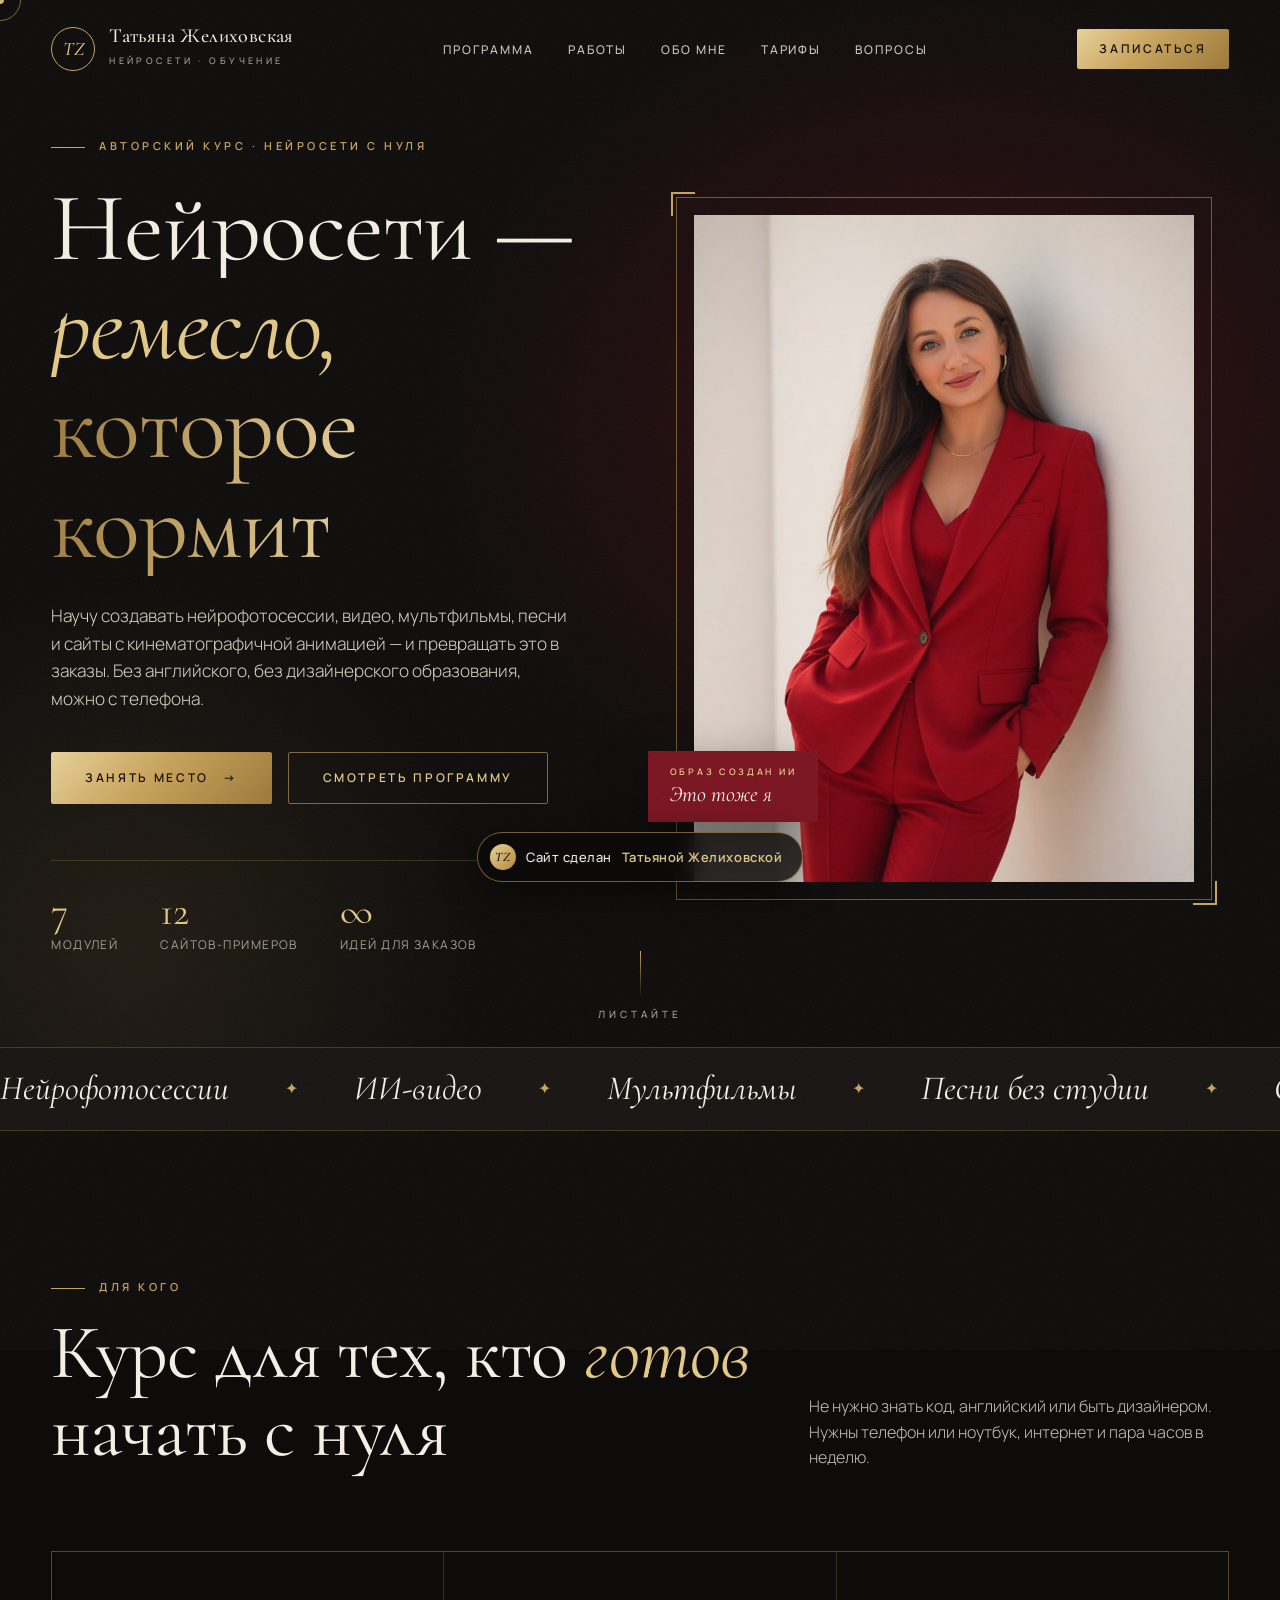
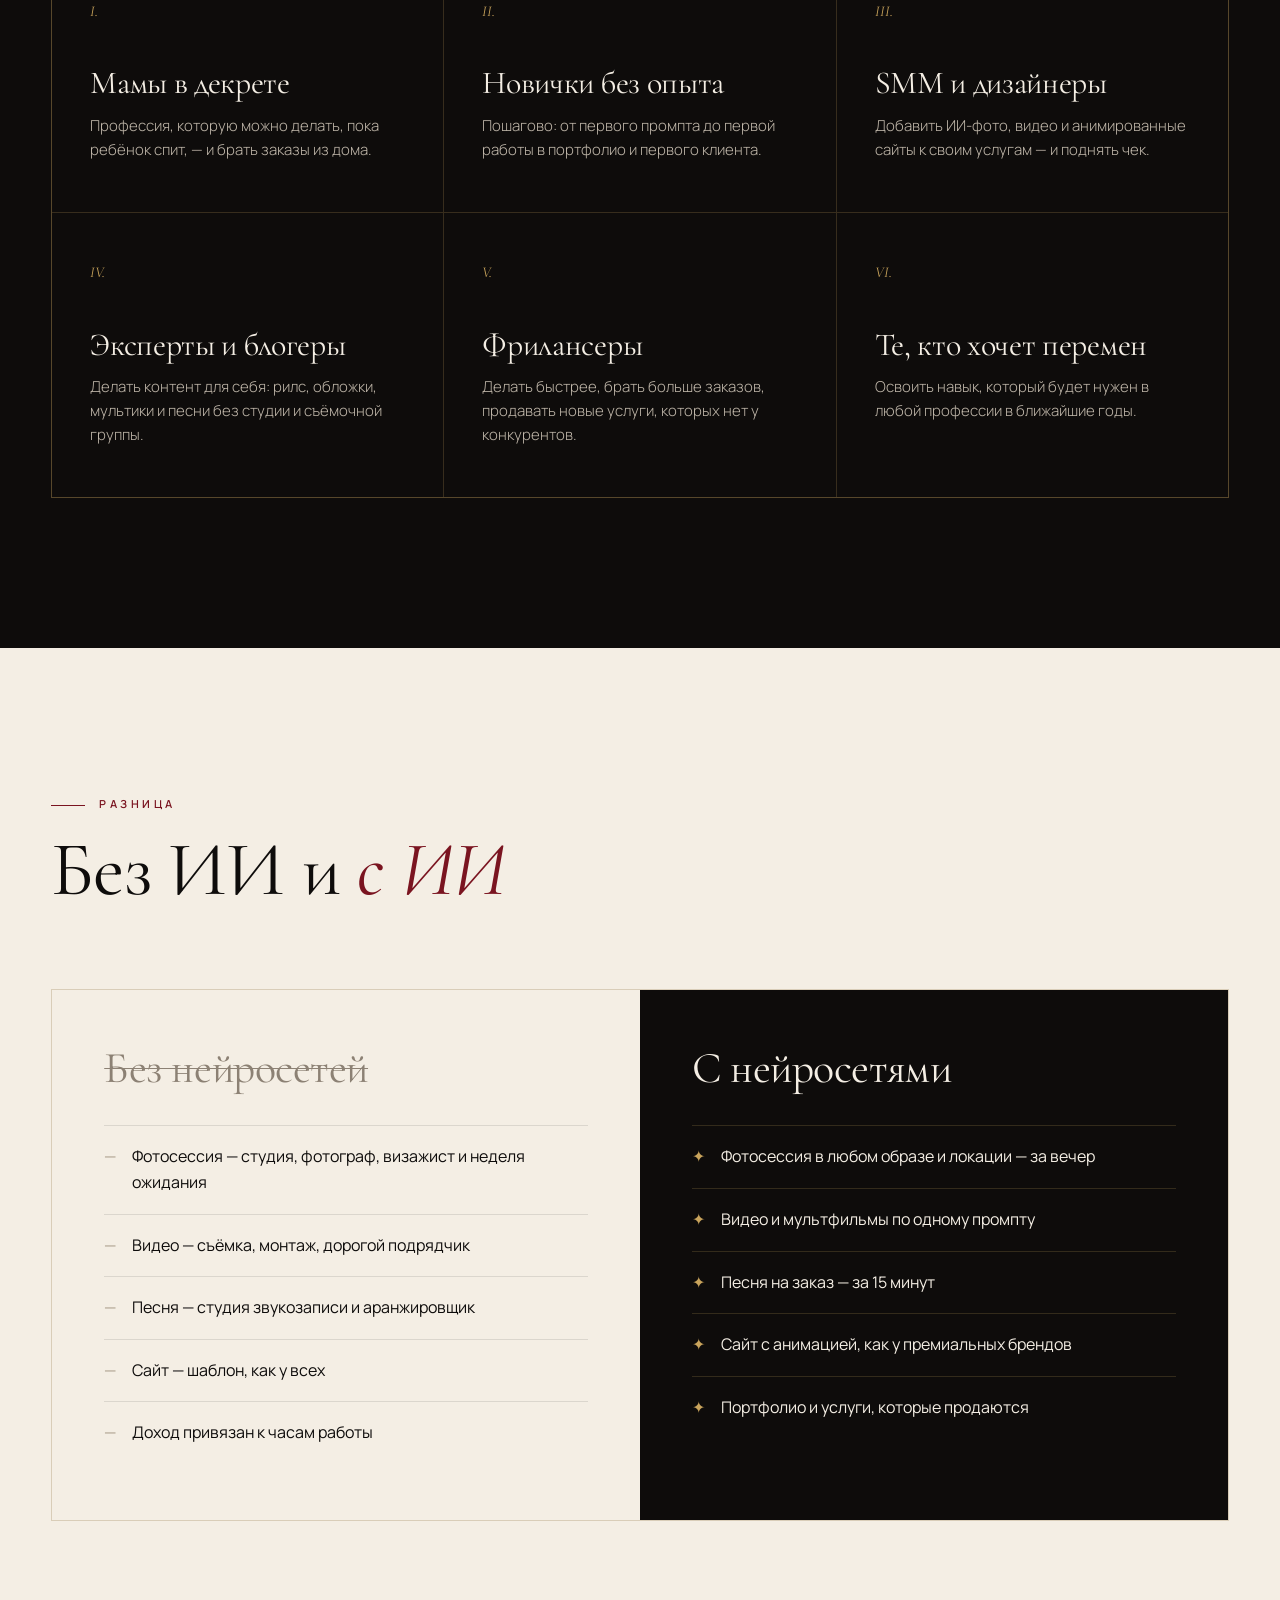
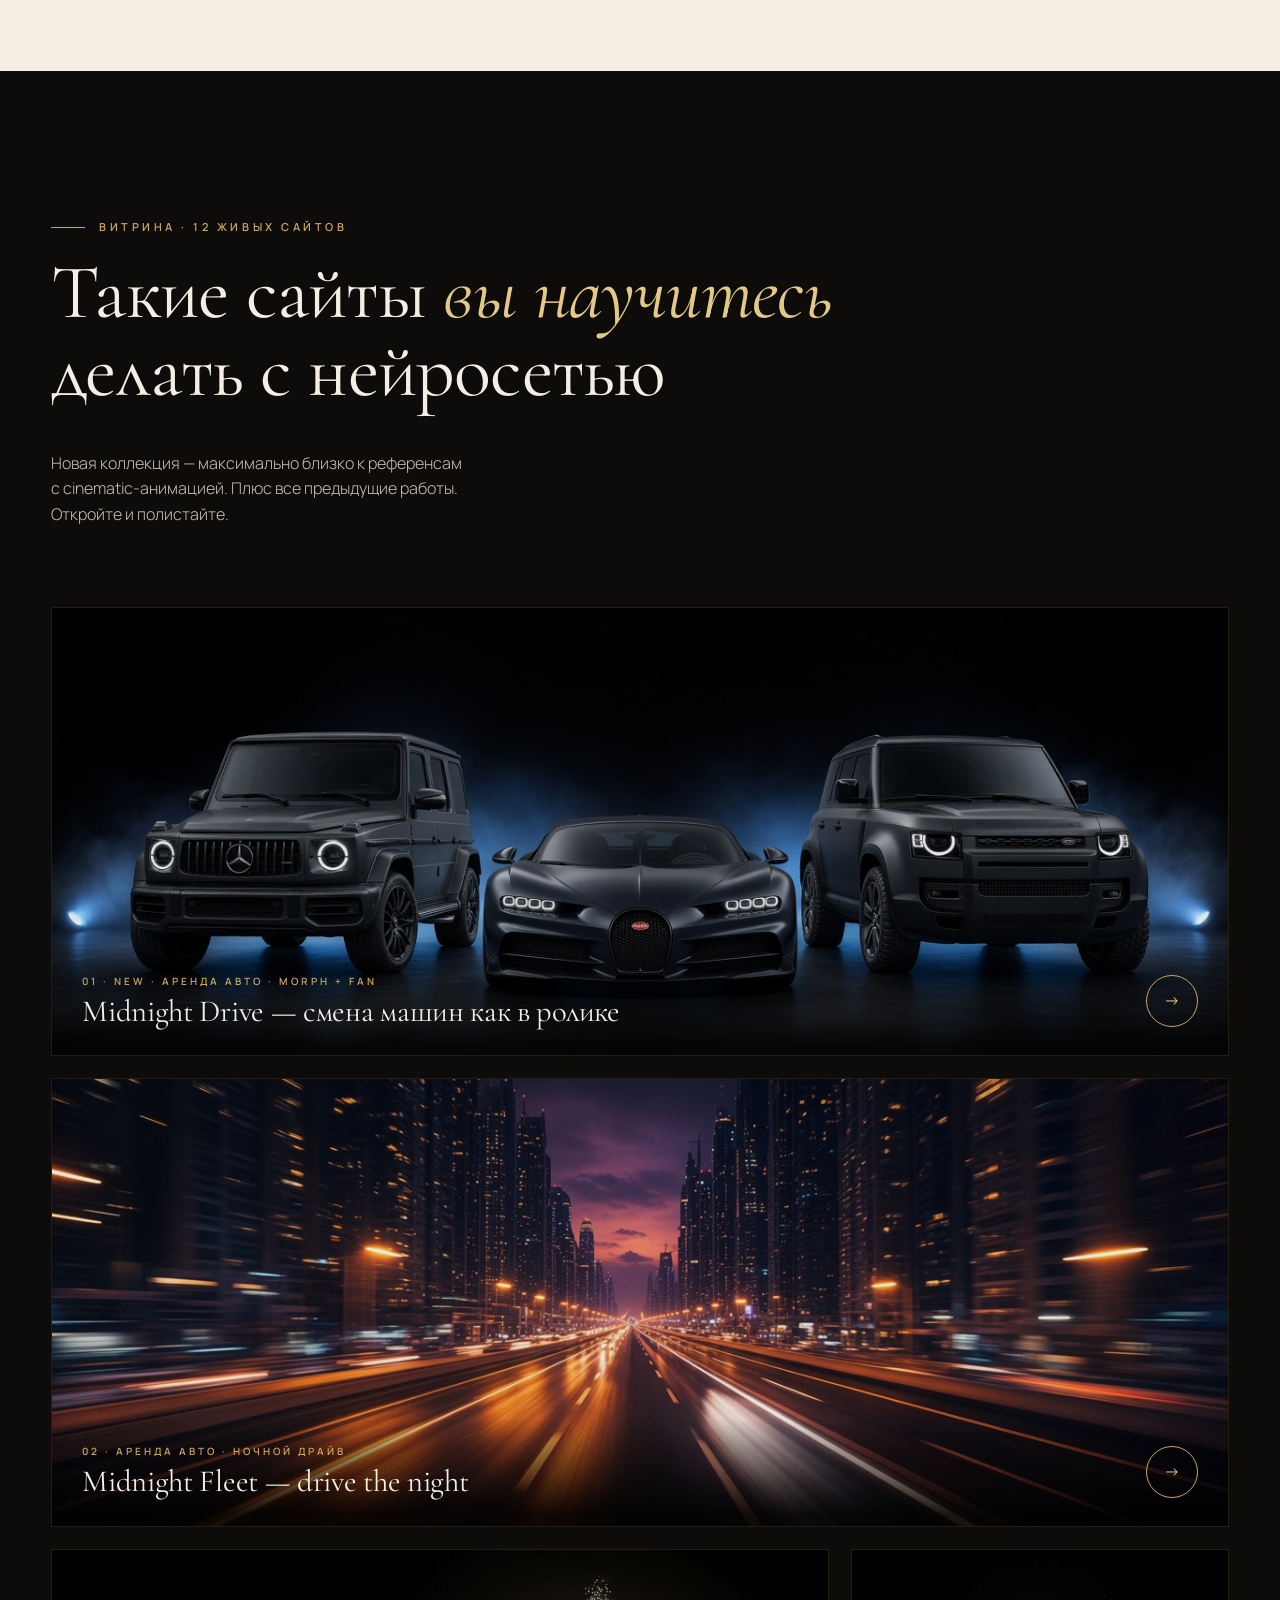
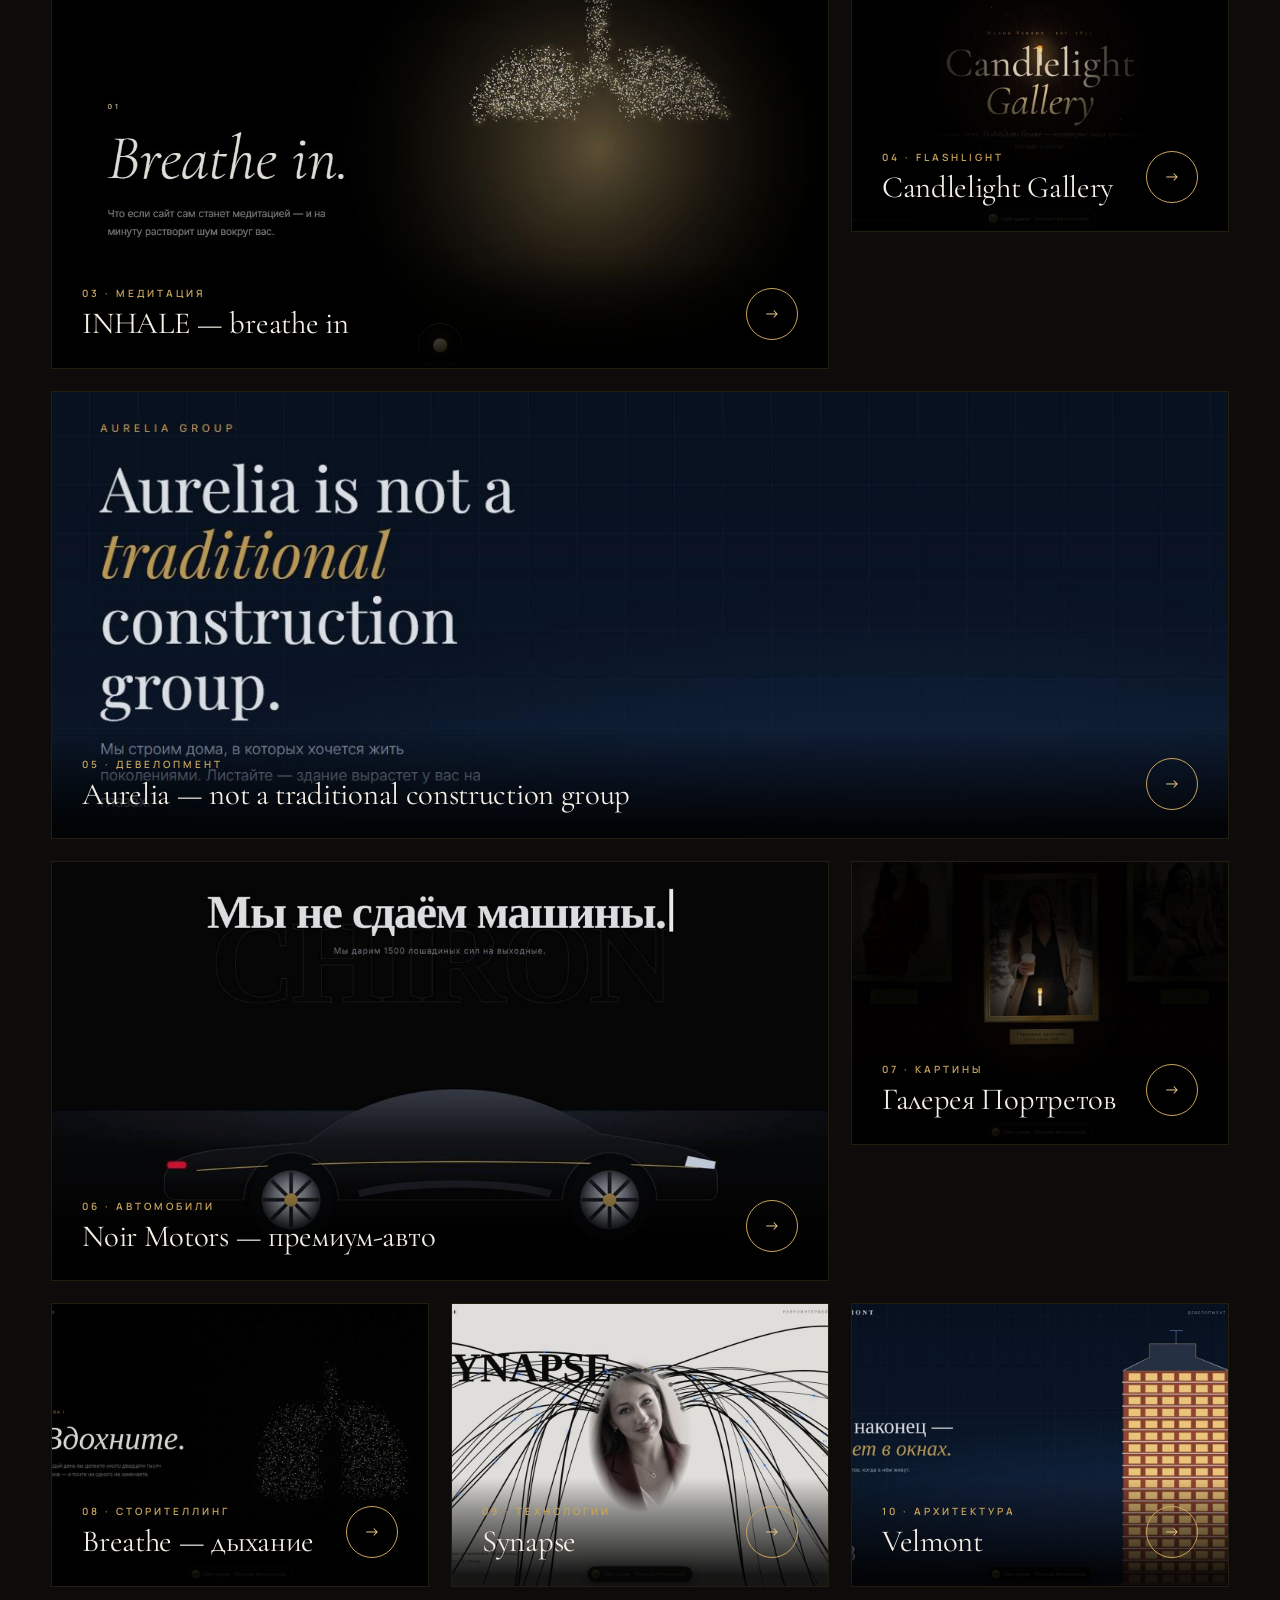
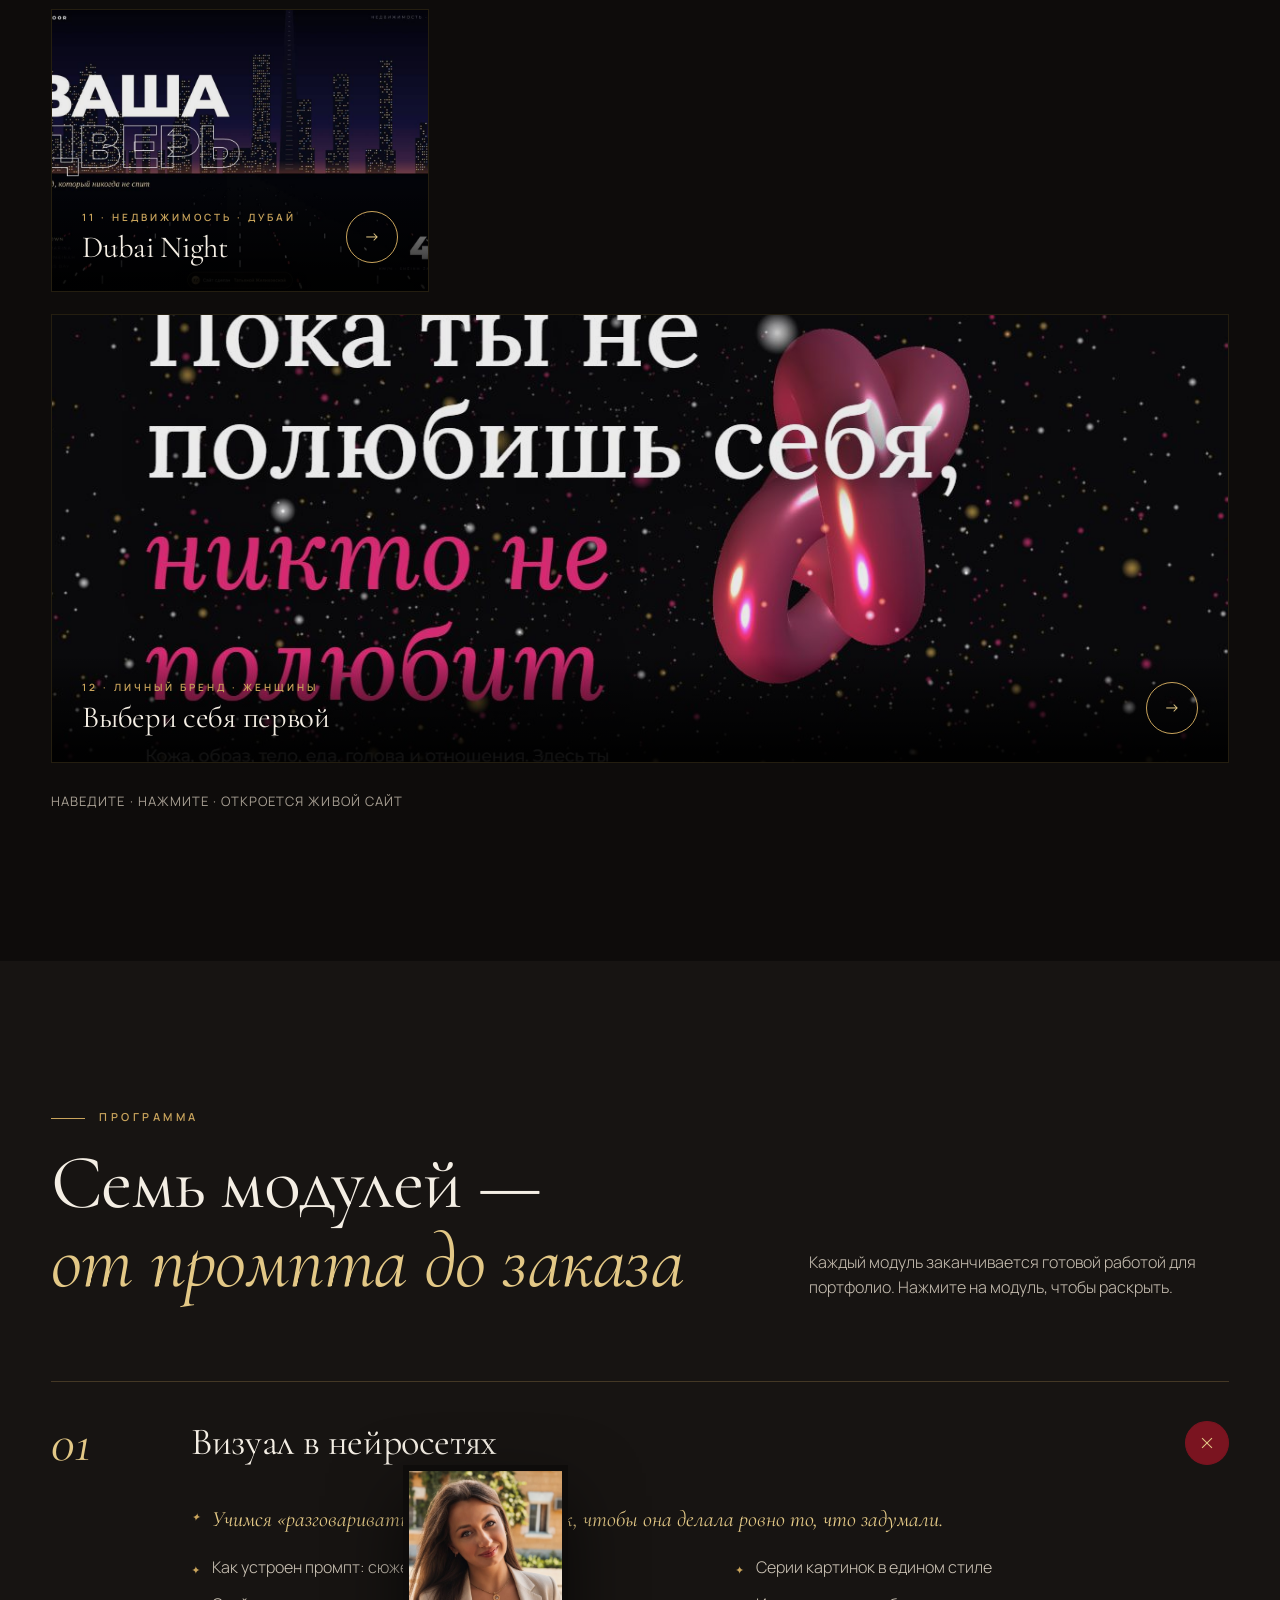
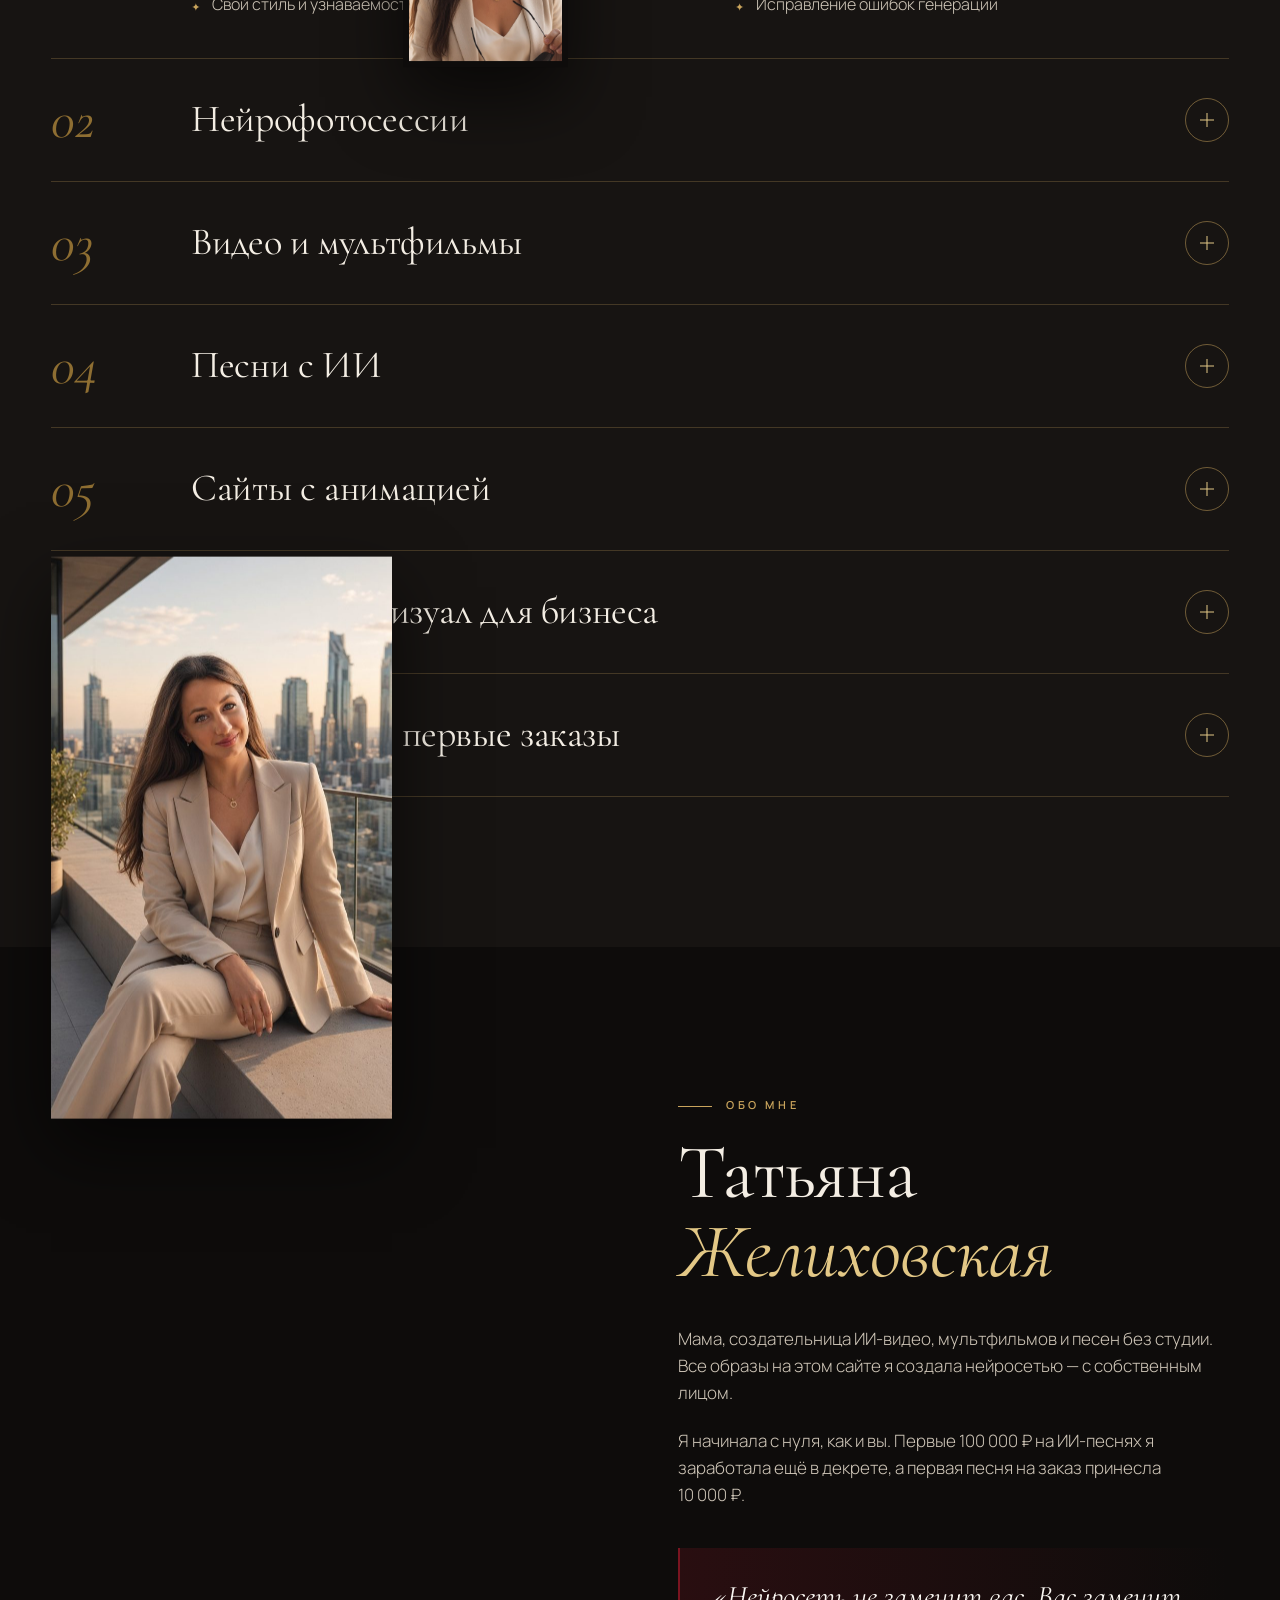
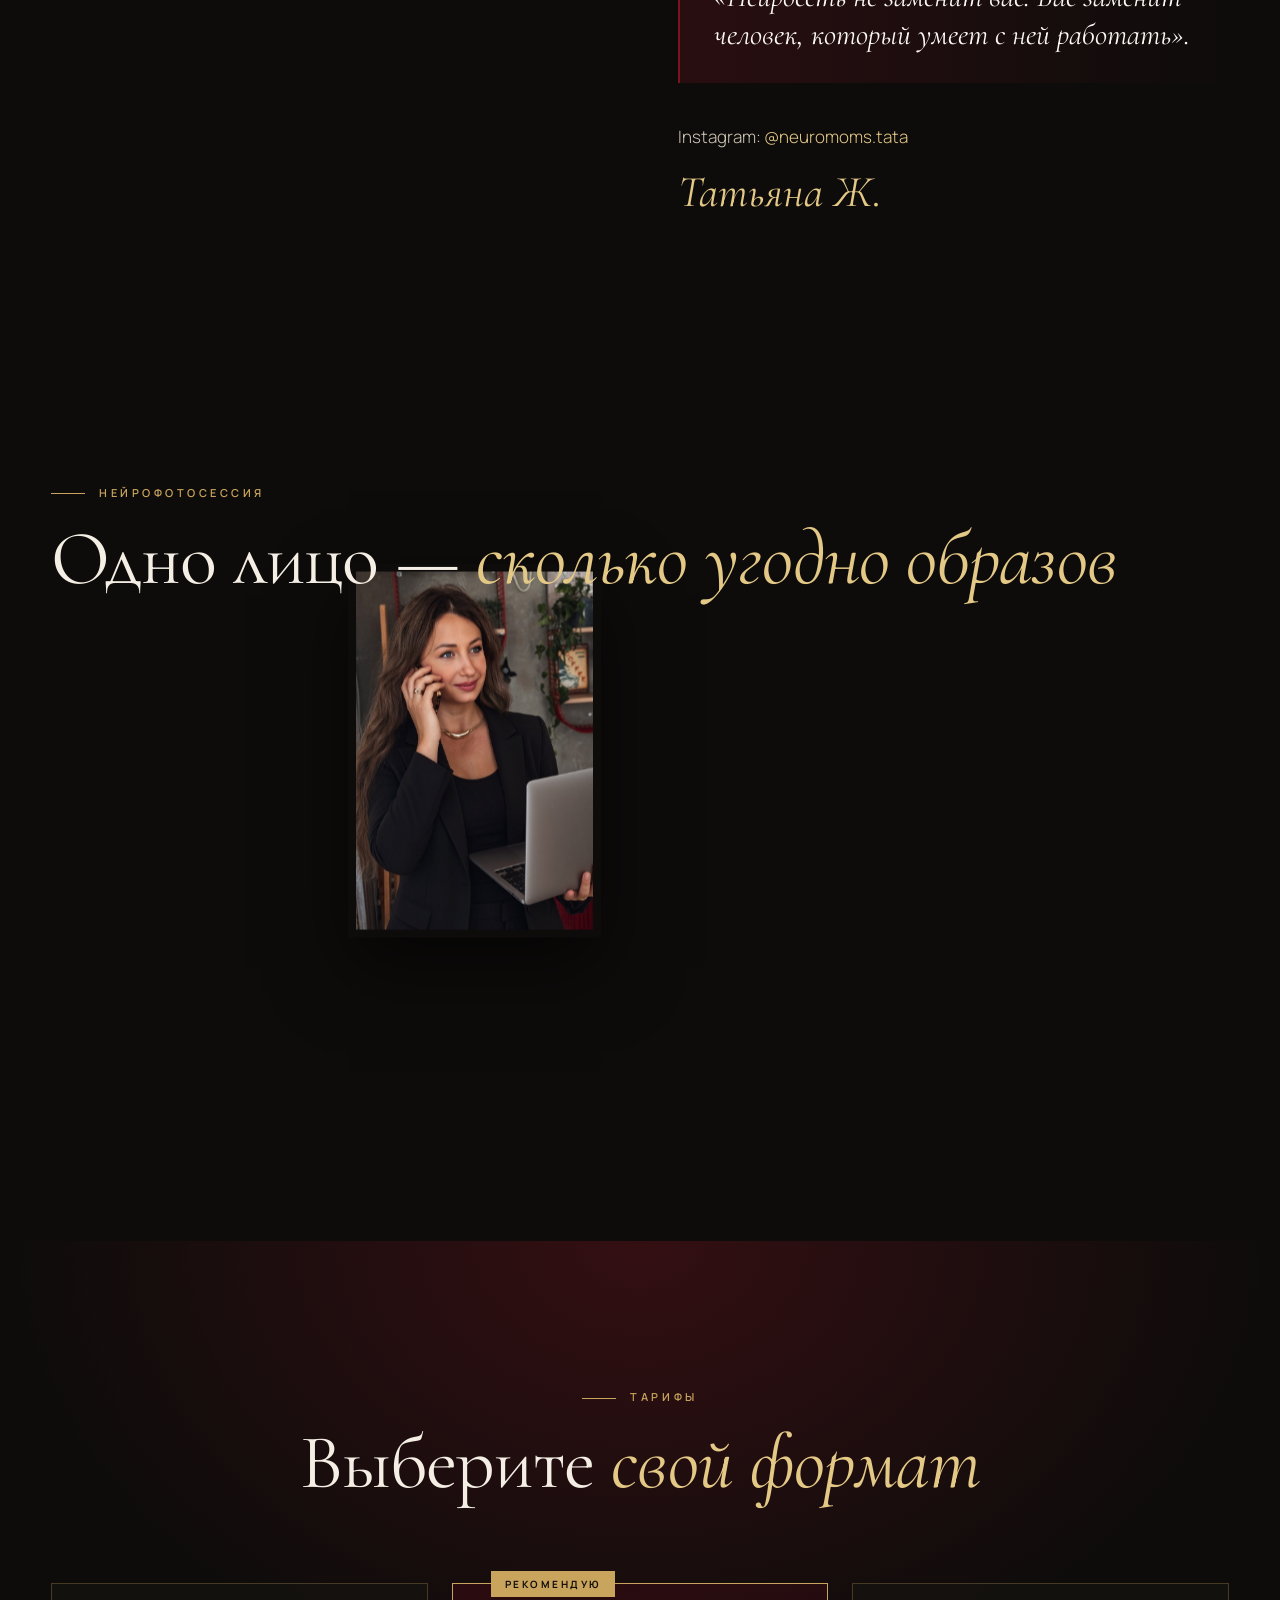
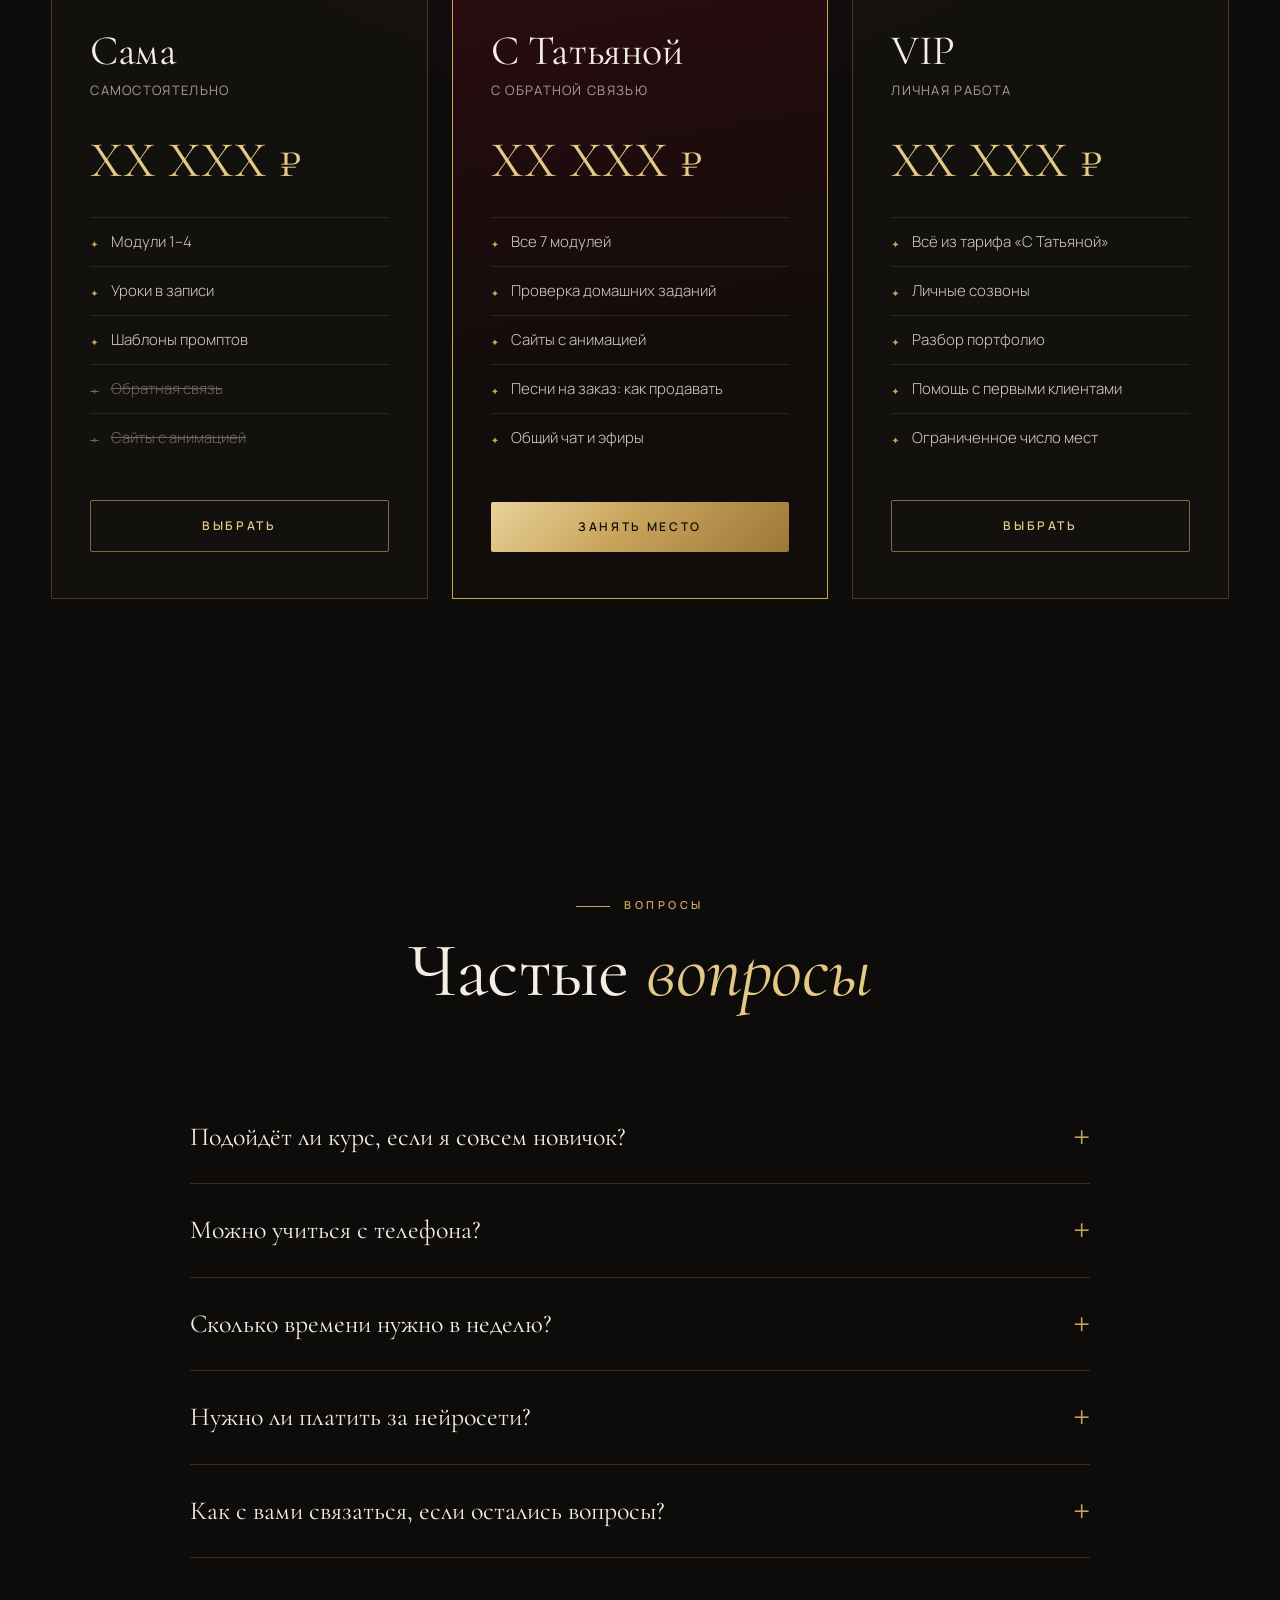
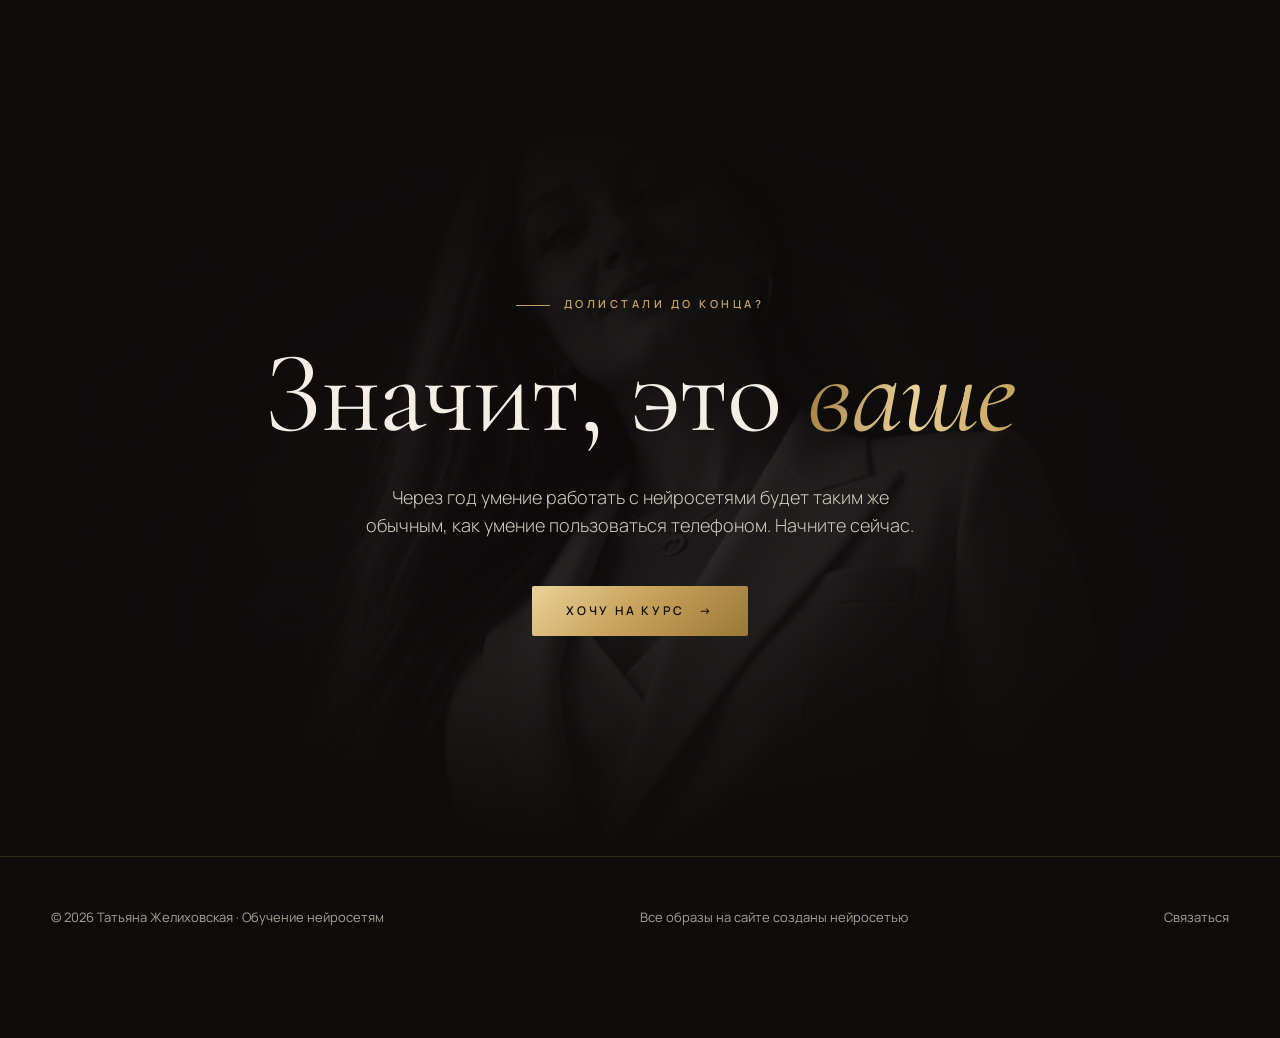
<file: index.html>
<!DOCTYPE html>
<html lang="ru">
<head>
<meta charset="UTF-8">
<meta name="viewport" content="width=device-width, initial-scale=1">
<title>Татьяна Желиховская — обучение нейросетям</title>
<meta name="description" content="Курс по нейросетям от Татьяны Желиховской: нейрофотосессии, видео, мультфильмы, песни и сайты с анимацией — с нуля, с телефона.">
<meta property="og:title" content="Татьяна Желиховская — обучение нейросетям">
<meta property="og:image" content="img/red-suit.jpg">
<link rel="preconnect" href="https://fonts.googleapis.com">
<link rel="preconnect" href="https://fonts.gstatic.com" crossorigin>
<link href="https://fonts.googleapis.com/css2?family=Cormorant+Garamond:ital,wght@0,400;0,500;0,600;1,400;1,500&family=Manrope:wght@300;400;500;600;700&display=swap" rel="stylesheet">
<style>
:root{
  --ink:#0E0C0B; --ink2:#171412; --ink3:#221d19;
  --gold:#C9A45C; --gold2:#E3C886; --gold3:#8E6E32;
  --red:#7A1420; --red2:#A3202E;
  --cream:#F4EEE4; --white:#FBF8F3; --mute:#A79F93;
  --serif:'Cormorant Garamond',Georgia,serif; --sans:'Manrope',system-ui,sans-serif;
}
*{box-sizing:border-box;margin:0;padding:0}
html{scroll-behavior:smooth}
body{background:var(--ink);color:var(--cream);font-family:var(--sans);font-weight:400;line-height:1.6;overflow-x:hidden;-webkit-font-smoothing:antialiased}
img{display:block;max-width:100%}
a{color:inherit;text-decoration:none}
::selection{background:var(--red);color:var(--white)}
.wrap{width:min(1240px,92vw);margin:0 auto}
.eyebrow{font:600 11px/1 var(--sans);letter-spacing:.32em;text-transform:uppercase;color:var(--gold)}
.eyebrow::before{content:"";display:inline-block;width:34px;height:1px;background:var(--gold);vertical-align:middle;margin-right:14px}
h1,h2,h3{font-family:var(--serif);font-weight:400;line-height:1.02;letter-spacing:-.01em}
h2{font-size:clamp(40px,6vw,84px)}
h2 em,h1 em{font-style:italic;color:var(--gold2)}
.gold-text{background:linear-gradient(100deg,#9c7838 0%,#E9D29A 22%,#C9A45C 40%,#fff3cf 50%,#C9A45C 60%,#8E6E32 100%);background-size:250% 100%;-webkit-background-clip:text;background-clip:text;color:transparent;animation:shine 6s linear infinite}
@keyframes shine{to{background-position:-250% 0}}
.btn{position:relative;display:inline-flex;align-items:center;gap:14px;padding:19px 34px;border-radius:2px;font:600 12px/1 var(--sans);letter-spacing:.22em;text-transform:uppercase;cursor:pointer;overflow:hidden;transition:color .4s,transform .3s;border:0}
.btn-gold{background:linear-gradient(135deg,#E9D29A,#C9A45C 45%,#9c7838);color:#140f0a}
.btn-gold::after{content:"";position:absolute;top:0;left:-60%;width:40%;height:100%;background:linear-gradient(100deg,transparent,rgba(255,255,255,.65),transparent);transform:skewX(-20deg);animation:sweep 3.6s ease-in-out infinite}
@keyframes sweep{0%,60%{left:-60%}100%{left:130%}}
.btn-line{border:1px solid rgba(201,164,92,.6);color:var(--gold2)}
.btn-line:hover{background:var(--red);border-color:var(--red);color:var(--white)}
.btn .arr{transition:transform .3s}.btn:hover .arr{transform:translateX(6px)}

/* preloader */
#pre{position:fixed;inset:0;z-index:10000;background:var(--ink);display:grid;place-items:center;transition:opacity .9s ease .2s,visibility .9s .2s}
#pre.done{opacity:0;visibility:hidden}
#pre .mono{font:italic 400 88px/1 var(--serif);color:transparent;-webkit-text-stroke:1px var(--gold);position:relative}
#pre .mono span{position:absolute;inset:0;color:var(--gold);-webkit-text-stroke:0;clip-path:inset(100% 0 0 0);animation:fill 1.6s cubic-bezier(.7,0,.2,1) forwards}
#pre small{display:block;text-align:center;margin-top:16px;font:500 10px/1 var(--sans);letter-spacing:.5em;color:var(--mute)}
@keyframes fill{to{clip-path:inset(0 0 0 0)}}

/* cursor */
.cur{position:fixed;top:0;left:0;width:8px;height:8px;margin:-4px 0 0 -4px;border-radius:50%;background:var(--gold2);pointer-events:none;z-index:9998;mix-blend-mode:difference}
.cur-ring{position:fixed;top:0;left:0;width:42px;height:42px;margin:-21px 0 0 -21px;border:1px solid rgba(201,164,92,.6);border-radius:50%;pointer-events:none;z-index:9997;transition:width .3s,height .3s,margin .3s,background .3s}
.cur-ring.big{width:84px;height:84px;margin:-42px 0 0 -42px;background:rgba(201,164,92,.08)}
@media(hover:none){.cur,.cur-ring{display:none}}

/* nav */
nav{position:fixed;top:0;left:0;right:0;z-index:500;transition:background .4s,padding .4s;padding:26px 0}
nav.solid{background:rgba(14,12,11,.88);backdrop-filter:blur(12px);padding:14px 0;border-bottom:1px solid rgba(201,164,92,.15)}
nav .wrap{display:flex;align-items:center;justify-content:space-between;gap:30px}
.logo{display:flex;align-items:center;gap:14px}
.logo .crest{width:44px;height:44px;border:1px solid var(--gold);border-radius:50%;display:grid;place-items:center;font:italic 500 19px/1 var(--serif);color:var(--gold2)}
.logo b{display:block;font:500 20px/1 var(--serif);letter-spacing:.02em}
.logo small{font:500 9px/1 var(--sans);letter-spacing:.38em;color:var(--mute);text-transform:uppercase}
nav ul{display:flex;gap:34px;list-style:none}
nav ul a{font:500 12px/1 var(--sans);letter-spacing:.16em;text-transform:uppercase;color:#cfc6b8;position:relative}
nav ul a::after{content:"";position:absolute;left:0;bottom:-7px;height:1px;width:0;background:var(--gold);transition:width .35s}
nav ul a:hover::after{width:100%}
nav .btn{padding:14px 22px}
@media(max-width:980px){nav ul{display:none}}
@media(max-width:560px){nav .btn{display:none}}

/* hero */
.hero{position:relative;min-height:100vh;display:grid;grid-template-columns:1.05fr .95fr;align-items:center;gap:4vw;padding:140px 4vw 90px;overflow:hidden}
.hero::before{content:"";position:absolute;inset:0;background:radial-gradient(60% 60% at 75% 40%,rgba(122,20,32,.35),transparent 70%),radial-gradient(40% 50% at 10% 90%,rgba(201,164,92,.10),transparent 70%);pointer-events:none}
.hero-txt{position:relative;z-index:2;max-width:680px;justify-self:end}
.hero h1{font-size:clamp(52px,7.6vw,124px);margin:28px 0 26px}
.hero h1 .ln{display:block;overflow:hidden}
.hero h1 .ln span{display:block;transform:translateY(110%);transition:transform 1.2s cubic-bezier(.2,.8,.2,1)}
.loaded .hero h1 .ln span{transform:none}
.loaded .hero h1 .ln:nth-child(2) span{transition-delay:.12s}
.loaded .hero h1 .ln:nth-child(3) span{transition-delay:.24s}
.hero p.lead{font-size:clamp(16px,1.35vw,19px);color:#d8cfc2;max-width:520px;font-weight:300}
.hero .cta{display:flex;gap:16px;flex-wrap:wrap;margin-top:40px}
.facts{display:flex;gap:42px;margin-top:56px;padding-top:30px;border-top:1px solid rgba(201,164,92,.22)}
.facts div b{display:block;font:400 40px/1 var(--serif);color:var(--gold2)}
.facts div span{font-size:12px;letter-spacing:.12em;text-transform:uppercase;color:var(--mute)}
.portrait{position:relative;justify-self:start;width:min(500px,100%);aspect-ratio:3/4}
.portrait .frame{position:absolute;inset:-18px;border:1px solid rgba(201,164,92,.5);pointer-events:none}
.portrait .frame::before,.portrait .frame::after{content:"";position:absolute;width:22px;height:22px;border:2px solid var(--gold)}
.portrait .frame::before{top:-6px;left:-6px;border-right:0;border-bottom:0}
.portrait .frame::after{bottom:-6px;right:-6px;border-left:0;border-top:0}
.portrait canvas{width:100%;height:100%;display:block;background:#1a1512}
.portrait .tag{position:absolute;left:-46px;bottom:60px;background:var(--red);color:var(--white);padding:16px 22px;font:italic 400 22px/1.1 var(--serif);box-shadow:0 20px 50px rgba(0,0,0,.5)}
.portrait .tag small{display:block;font:600 9px/1 var(--sans);letter-spacing:.3em;text-transform:uppercase;color:var(--gold2);margin-bottom:6px;font-style:normal}
.scroll-hint{position:absolute;bottom:28px;left:50%;transform:translateX(-50%);font:500 10px/1 var(--sans);letter-spacing:.4em;color:var(--mute);text-transform:uppercase;display:flex;flex-direction:column;align-items:center;gap:12px}
.scroll-hint i{width:1px;height:46px;background:linear-gradient(var(--gold),transparent);animation:drip 2s infinite}
@keyframes drip{0%{transform:scaleY(0);transform-origin:top}50%{transform:scaleY(1);transform-origin:top}51%{transform-origin:bottom}100%{transform:scaleY(0);transform-origin:bottom}}
@media(max-width:900px){.hero{grid-template-columns:1fr;padding-top:120px}.hero-txt{justify-self:start}.portrait{justify-self:center;order:-1;width:min(380px,84vw);margin:10px 0 30px}.eyebrow{letter-spacing:.2em}.eyebrow::before{width:22px;margin-right:10px}.portrait .tag{left:-14px}}

/* marquee */
.marquee{border-top:1px solid rgba(201,164,92,.25);border-bottom:1px solid rgba(201,164,92,.25);background:var(--ink2);overflow:hidden;padding:24px 0}
.marquee .track{display:flex;gap:56px;width:max-content;animation:mq 38s linear infinite}
.marquee span{font:italic 400 34px/1 var(--serif);color:var(--cream);white-space:nowrap;display:flex;align-items:center;gap:56px}
.marquee span::after{content:"✦";font-style:normal;font-size:16px;color:var(--gold)}
@keyframes mq{to{transform:translateX(-50%)}}

section{position:relative}
.sec{padding:150px 0}
.sec-head{display:flex;justify-content:space-between;align-items:end;gap:40px;margin-bottom:80px;flex-wrap:wrap}
.sec-head p{max-width:420px;color:#c9c0b3;font-weight:300}
.sec-head h2{margin-top:22px}

/* reveal */
.rv{opacity:0;transform:translateY(50px);transition:opacity 1.1s ease,transform 1.1s cubic-bezier(.2,.8,.2,1)}
.rv.in{opacity:1;transform:none}
.rv.d1{transition-delay:.1s}.rv.d2{transition-delay:.2s}.rv.d3{transition-delay:.3s}.rv.d4{transition-delay:.4s}

/* audience */
.aud{display:grid;grid-template-columns:repeat(3,1fr);gap:1px;background:rgba(201,164,92,.22);border:1px solid rgba(201,164,92,.22)}
.aud article{background:var(--ink);padding:46px 38px 50px;position:relative;overflow:hidden;transition:background .5s}
.aud article::before{content:"";position:absolute;inset:auto 0 0 0;height:0;background:linear-gradient(0deg,rgba(122,20,32,.55),transparent);transition:height .6s}
.aud article:hover::before{height:100%}
.aud .num{font:italic 400 15px/1 var(--serif);color:var(--gold)}
.aud h3{font-size:32px;margin:44px 0 14px;position:relative}
.aud p{color:#bfb6a9;font-size:15px;position:relative;font-weight:300}
@media(max-width:900px){.aud{grid-template-columns:1fr}}

/* before after */
.ba{background:var(--cream);color:var(--ink)}
.ba .eyebrow{color:var(--red)}.ba .eyebrow::before{background:var(--red)}
.ba h2 em{color:var(--red)}
.ba-grid{display:grid;grid-template-columns:1fr 1fr;border:1px solid #d9cdb8}
.ba-col{padding:56px 52px}
.ba-col+.ba-col{background:var(--ink);color:var(--cream)}
.ba-col h3{font-size:44px;margin-bottom:34px}
.ba-col:first-child h3{color:#8c8174;text-decoration:line-through;text-decoration-thickness:1px}
.ba-col ul{list-style:none}
.ba-col li{padding:18px 0;border-top:1px solid rgba(0,0,0,.1);display:flex;gap:16px;font-size:16px}
.ba-col+.ba-col li{border-color:rgba(201,164,92,.2)}
.ba-col li::before{content:"—";color:#a89b88}
.ba-col+.ba-col li::before{content:"✦";color:var(--gold)}
@media(max-width:800px){.ba-grid{grid-template-columns:1fr}.ba-col{padding:40px 28px}}

/* showcase */
.show-grid{display:grid;grid-template-columns:repeat(12,1fr);gap:22px}
.card{position:relative;overflow:hidden;background:#000;aspect-ratio:4/3;grid-column:span 4;display:block;border:1px solid rgba(201,164,92,.18);isolation:isolate}
.card.w{grid-column:span 8;aspect-ratio:auto;min-height:420px}
.card.full{grid-column:span 12;aspect-ratio:21/8;min-height:320px}
.card::before{content:"";position:absolute;inset:0;z-index:2;background:radial-gradient(120% 80% at var(--mx,50%) var(--my,50%),rgba(227,200,134,.18),transparent 42%);opacity:0;transition:opacity .5s;pointer-events:none}
.card:hover::before{opacity:1}
.card img{position:absolute;inset:0;width:100%;height:100%;object-fit:cover;transition:transform 1.6s cubic-bezier(.2,.8,.2,1),filter 1s,clip-path 1.2s cubic-bezier(.2,.8,.2,1);filter:saturate(.8) brightness(.72) contrast(1.05);clip-path:inset(8% 8% 8% 8%);transform:scale(1.12)}
.card.in img,.card:hover img{clip-path:inset(0 0 0 0);transform:scale(1.02);filter:saturate(1.05) brightness(.92)}
.card:hover img{transform:scale(1.1)}
.card .shine{position:absolute;inset:0;z-index:1;background:linear-gradient(115deg,transparent 35%,rgba(255,255,255,.14) 48%,transparent 62%);transform:translateX(-120%);pointer-events:none}
.card:hover .shine{animation:cardshine 1.1s ease}
@keyframes cardshine{to{transform:translateX(120%)}}
.card .meta{position:absolute;left:0;right:0;bottom:0;z-index:3;padding:28px 30px;background:linear-gradient(0deg,rgba(0,0,0,.9) 10%,rgba(0,0,0,.35) 70%,transparent);display:flex;justify-content:space-between;align-items:end;gap:20px;transform:translateY(8px);opacity:.92;transition:transform .55s cubic-bezier(.2,.8,.2,1),opacity .45s}
.card:hover .meta,.card.in .meta{transform:none;opacity:1}
.card h3{font-size:clamp(24px,2.4vw,34px)}
.card small{display:block;font:600 10px/1 var(--sans);letter-spacing:.3em;color:var(--gold);text-transform:uppercase;margin-bottom:10px}
.card .go{width:52px;height:52px;border-radius:50%;border:1px solid var(--gold);display:grid;place-items:center;color:var(--gold2);flex:none;transition:background .4s,transform .55s cubic-bezier(.2,.8,.2,1),border-color .4s,box-shadow .4s}
.card:hover .go{background:var(--red);border-color:var(--red);transform:rotate(-45deg) scale(1.06);color:#fff;box-shadow:0 10px 30px rgba(122,20,32,.45)}
.show-note{margin-top:28px;color:var(--mute);font-size:13px;letter-spacing:.08em;text-transform:uppercase}
@media(max-width:900px){.card,.card.w,.card.full{grid-column:span 12;aspect-ratio:4/3;min-height:0}}

/* program */
.prog{background:var(--ink2)}
.mod{border-top:1px solid rgba(201,164,92,.25);cursor:pointer}
.mod:last-child{border-bottom:1px solid rgba(201,164,92,.25)}
.mod-h{display:grid;grid-template-columns:110px 1fr auto;align-items:center;gap:30px;padding:34px 0;transition:padding .4s}
.mod-h .n{font:italic 400 54px/1 var(--serif);color:var(--gold3);transition:color .4s}
.mod-h h3{font-size:clamp(26px,3vw,40px)}
.mod-h .pl{width:44px;height:44px;border:1px solid rgba(201,164,92,.5);border-radius:50%;position:relative;transition:transform .5s,background .4s}
.mod-h .pl::before,.mod-h .pl::after{content:"";position:absolute;left:50%;top:50%;width:14px;height:1px;background:var(--gold2);transform:translate(-50%,-50%)}
.mod-h .pl::after{transform:translate(-50%,-50%) rotate(90deg)}
.mod:hover .n,.mod.open .n{color:var(--gold2)}
.mod.open .pl{transform:rotate(45deg);background:var(--red);border-color:var(--red)}
.mod-b{display:grid;grid-template-rows:0fr;transition:grid-template-rows .6s cubic-bezier(.2,.8,.2,1)}
.mod.open .mod-b{grid-template-rows:1fr}
.mod-b>div{overflow:hidden}
.mod-b .in{padding:0 0 40px 140px;display:grid;grid-template-columns:1fr 1fr;gap:12px 50px;color:#cfc6b8;font-weight:300}
.mod-b .in p{display:flex;gap:12px}.mod-b .in p::before{content:"✦";color:var(--gold);font-size:11px;margin-top:6px}
.mod-b .in .lead2{grid-column:1/-1;font:italic 400 22px/1.4 var(--serif);color:var(--gold2);margin-bottom:8px}
@media(max-width:800px){.mod-h{grid-template-columns:60px 1fr auto;gap:16px}.mod-h .n{font-size:36px}.mod-b .in{padding-left:0;grid-template-columns:1fr}}

/* about */
.about-grid{display:grid;grid-template-columns:1fr 1fr;gap:6vw;align-items:center}
.collage{position:relative;height:720px}
.collage img{position:absolute;object-fit:cover;box-shadow:0 30px 70px rgba(0,0,0,.6);will-change:transform}
.collage .a{width:62%;height:78%;left:0;top:0}
.collage .b{width:46%;height:52%;right:0;bottom:0;border:8px solid var(--ink)}
.collage .c{width:30%;height:28%;right:6%;top:4%;border:6px solid var(--ink)}
.about-txt h2{margin:24px 0 34px}
.about-txt p{color:#cfc6b8;font-weight:300;margin-bottom:20px;font-size:17px}
.quote{margin:40px 0;padding:30px 34px;border-left:2px solid var(--red);background:linear-gradient(90deg,rgba(122,20,32,.25),transparent);font:italic 400 30px/1.25 var(--serif);color:var(--white)}
.sign{font:italic 400 44px/1 var(--serif);color:var(--gold2);margin-top:20px}
@media(max-width:900px){.about-grid{grid-template-columns:1fr}.collage{height:520px}}

/* gallery strip */
.strip{padding:120px 0 150px;overflow:hidden}
.strip .row{display:flex;gap:22px;width:max-content;will-change:transform}
.strip figure{width:300px;flex:none;position:relative}
.strip figure img{width:300px;height:400px;object-fit:cover;filter:grayscale(.15) contrast(1.02)}
.strip figcaption{margin-top:14px;font:italic 400 19px/1 var(--serif);color:var(--gold2);display:flex;justify-content:space-between}
.strip figcaption span{font:500 10px/1.8 var(--sans);letter-spacing:.2em;color:var(--mute);font-style:normal}

/* price */
.price{background:radial-gradient(70% 60% at 50% 0%,rgba(122,20,32,.35),transparent 70%),var(--ink)}
.tiers{display:grid;grid-template-columns:repeat(3,1fr);gap:24px;align-items:stretch}
.tier{border:1px solid rgba(201,164,92,.28);padding:46px 38px;display:flex;flex-direction:column;position:relative;background:rgba(23,20,18,.6);transition:transform .5s,border-color .5s}
.tier:hover{transform:translateY(-8px);border-color:var(--gold)}
.tier.vip{background:linear-gradient(170deg,#2a0b10,#120d0b 60%);border-color:var(--gold)}
.tier.vip::before{content:"Рекомендую";position:absolute;top:-13px;left:38px;background:var(--gold);color:#140f0a;font:700 10px/1 var(--sans);letter-spacing:.25em;text-transform:uppercase;padding:8px 14px}
.tier h3{font-size:42px}
.tier .sub{color:var(--mute);font-size:13px;letter-spacing:.1em;text-transform:uppercase;margin-top:8px}
.tier .cost{font:400 50px/1 var(--serif);color:var(--gold2);margin:34px 0 4px}
.tier .cost small{font:400 14px var(--sans);color:var(--mute);margin-left:6px}
.tier ul{list-style:none;margin:28px 0 38px;flex:1}
.tier li{padding:12px 0;border-top:1px solid rgba(201,164,92,.14);font-size:15px;color:#d4cbbe;font-weight:300;display:flex;gap:12px}
.tier li::before{content:"✦";color:var(--gold);font-size:10px;margin-top:6px}
.tier li.off{color:#6d665d;text-decoration:line-through}.tier li.off::before{color:#4d4741}
.tier .btn{justify-content:center}
@media(max-width:980px){.tiers{grid-template-columns:1fr}}

/* faq */
.faq-list{max-width:900px;margin:0 auto}
.faq{border-bottom:1px solid rgba(201,164,92,.22)}
.faq button{all:unset;cursor:pointer;display:flex;width:100%;justify-content:space-between;align-items:center;gap:30px;padding:30px 0;font:400 26px/1.25 var(--serif)}
.faq button i{font-style:normal;color:var(--gold);font:300 30px/1 var(--sans);transition:transform .4s}
.faq.open button i{transform:rotate(45deg)}
.faq .ans{display:grid;grid-template-rows:0fr;transition:grid-template-rows .5s}
.faq.open .ans{grid-template-rows:1fr}
.faq .ans>div{overflow:hidden}
.faq .ans p{padding:0 0 30px;color:#c9c0b3;font-weight:300;max-width:720px}

/* final */
.final{padding:190px 0 220px;text-align:center;overflow:hidden;background:var(--ink)}
.final .bg{position:absolute;inset:0;background:url(img/cream-suit.jpg) center 20%/cover;opacity:.18;filter:grayscale(1)}
.final::after{content:"";position:absolute;inset:0;background:radial-gradient(closest-side,transparent,var(--ink))}
.final .wrap{position:relative;z-index:2}
.final h2{font-size:clamp(54px,9vw,150px);margin:26px 0 30px}
.final p{max-width:560px;margin:0 auto 46px;color:#d0c7ba;font-weight:300;font-size:18px}

footer{border-top:1px solid rgba(201,164,92,.2);padding:50px 0 110px;color:var(--mute);font-size:13px}
footer .wrap{display:flex;justify-content:space-between;gap:30px;flex-wrap:wrap;align-items:center}
footer a:hover{color:var(--gold2)}

/* grain */
body::after{content:"";position:fixed;inset:-50%;pointer-events:none;z-index:9000;opacity:.05;background-image:url("data:image/svg+xml,%3Csvg xmlns='http://www.w3.org/2000/svg' width='160' height='160'%3E%3Cfilter id='n'%3E%3CfeTurbulence type='fractalNoise' baseFrequency='.9' numOctaves='3'/%3E%3C/filter%3E%3Crect width='100%25' height='100%25' filter='url(%23n)'/%3E%3C/svg%3E");animation:grain 1s steps(6) infinite}
@keyframes grain{0%{transform:translate(0,0)}20%{transform:translate(-3%,2%)}40%{transform:translate(2%,-3%)}60%{transform:translate(-2%,-1%)}80%{transform:translate(3%,3%)}}
</style>
</head>
<body>
<div id="pre"><div><div class="mono">TZ<span>TZ</span></div><small>TATIANA&nbsp;ZHELIKHOVSKAYA</small></div></div>
<div class="cur"></div><div class="cur-ring"></div>

<nav id="nav"><div class="wrap">
  <a href="#top" class="logo"><span class="crest">TZ</span><span><b>Татьяна Желиховская</b><small>Нейросети · обучение</small></span></a>
  <ul><li><a href="#program">Программа</a></li><li><a href="#showcase">Работы</a></li><li><a href="#about">Обо мне</a></li><li><a href="#price">Тарифы</a></li><li><a href="#faq">Вопросы</a></li></ul>
  <a class="btn btn-gold" data-tl href="#">Записаться</a>
</div></nav>

<header class="hero" id="top">
  <div class="hero-txt">
    <div class="eyebrow">Авторский курс · нейросети с нуля</div>
    <h1><span class="ln"><span>Нейросети —</span></span><span class="ln"><span><em>ремесло,</em></span></span><span class="ln"><span class="gold-text">которое кормит</span></span></h1>
    <p class="lead">Научу создавать нейрофотосессии, видео, мультфильмы, песни и сайты с кинематографичной анимацией — и превращать это в заказы. Без английского, без дизайнерского образования, можно с телефона.</p>
    <div class="cta">
      <a class="btn btn-gold" data-tl href="#">Занять место <span class="arr">→</span></a>
      <a class="btn btn-line" href="#program">Смотреть программу</a>
    </div>
    <div class="facts">
      <div><b data-count="7">0</b><span>модулей</span></div>
      <div><b data-count="12">0</b><span>сайтов-примеров</span></div>
      <div><b>∞</b><span>идей для заказов</span></div>
    </div>
  </div>
  <div class="portrait">
    <div class="frame"></div>
    <canvas id="paint" width="750" height="1000"></canvas>
    <div class="tag"><small>Образ создан ИИ</small>Это тоже я</div>
  </div>
  <div class="scroll-hint"><i></i>Листайте</div>
</header>

<div class="marquee"><div class="track">
  <span>Нейрофотосессии</span><span>ИИ-видео</span><span>Мультфильмы</span><span>Песни без студии</span><span>Сайты с анимацией</span><span>Карточки товаров</span><span>Первые заказы</span>
  <span>Нейрофотосессии</span><span>ИИ-видео</span><span>Мультфильмы</span><span>Песни без студии</span><span>Сайты с анимацией</span><span>Карточки товаров</span><span>Первые заказы</span>
</div></div>

<section class="sec" id="for">
  <div class="wrap">
    <div class="sec-head">
      <div><div class="eyebrow rv">Для кого</div><h2 class="rv d1">Курс для тех, кто <em>готов</em><br>начать с нуля</h2></div>
      <p class="rv d2">Не нужно знать код, английский или быть дизайнером. Нужны телефон или ноутбук, интернет и пара часов в неделю.</p>
    </div>
    <div class="aud">
      <article class="rv"><span class="num">I.</span><h3>Мамы в декрете</h3><p>Профессия, которую можно делать, пока ребёнок спит, — и брать заказы из дома.</p></article>
      <article class="rv d1"><span class="num">II.</span><h3>Новички без опыта</h3><p>Пошагово: от первого промпта до первой работы в портфолио и первого клиента.</p></article>
      <article class="rv d2"><span class="num">III.</span><h3>SMM и дизайнеры</h3><p>Добавить ИИ-фото, видео и анимированные сайты к своим услугам — и поднять чек.</p></article>
      <article class="rv"><span class="num">IV.</span><h3>Эксперты и блогеры</h3><p>Делать контент для себя: рилс, обложки, мультики и песни без студии и съёмочной группы.</p></article>
      <article class="rv d1"><span class="num">V.</span><h3>Фрилансеры</h3><p>Делать быстрее, брать больше заказов, продавать новые услуги, которых нет у конкурентов.</p></article>
      <article class="rv d2"><span class="num">VI.</span><h3>Те, кто хочет перемен</h3><p>Освоить навык, который будет нужен в любой профессии в ближайшие годы.</p></article>
    </div>
  </div>
</section>

<section class="sec ba">
  <div class="wrap">
    <div class="sec-head"><div><div class="eyebrow rv">Разница</div><h2 class="rv d1">Без ИИ и <em>с ИИ</em></h2></div></div>
    <div class="ba-grid rv d2">
      <div class="ba-col"><h3>Без нейросетей</h3><ul><li>Фотосессия — студия, фотограф, визажист и неделя ожидания</li><li>Видео — съёмка, монтаж, дорогой подрядчик</li><li>Песня — студия звукозаписи и аранжировщик</li><li>Сайт — шаблон, как у всех</li><li>Доход привязан к часам работы</li></ul></div>
      <div class="ba-col"><h3>С нейросетями</h3><ul><li>Фотосессия в любом образе и локации — за вечер</li><li>Видео и мультфильмы по одному промпту</li><li>Песня на заказ — за 15 минут</li><li>Сайт с анимацией, как у премиальных брендов</li><li>Портфолио и услуги, которые продаются</li></ul></div>
    </div>
  </div>
</section>

<section class="sec" id="showcase">
  <div class="wrap">
    <div class="sec-head">
      <div><div class="eyebrow rv">Витрина · 12 живых сайтов</div><h2 class="rv d1">Такие сайты <em>вы научитесь</em><br>делать с нейросетью</h2></div>
      <p class="rv d2">Новая коллекция — максимально близко к референсам с cinematic-анимацией. Плюс все предыдущие работы. Откройте и полистайте.</p>
    </div>
    <div class="show-grid">
      <a class="card full rv" href="https://tatianaanatolievnadta-ops.github.io/midnight-drive/" target="_blank" rel="noopener"><img src="img/demo-midnight-drive.jpg" alt="Midnight Drive car rental v2" loading="lazy"><span class="shine"></span><div class="meta"><div><small>01 · NEW · Аренда авто · morph + fan</small><h3>Midnight Drive — смена машин как в ролике</h3></div><span class="go">→</span></div></a>
      <a class="card full rv" href="https://tatianaanatolievnadta-ops.github.io/midnight-fleet/" target="_blank" rel="noopener"><img src="img/demo-midnight.jpg" alt="Midnight Fleet car rental" loading="lazy"><span class="shine"></span><div class="meta"><div><small>02 · Аренда авто · ночной драйв</small><h3>Midnight Fleet — drive the night</h3></div><span class="go">→</span></div></a>
      <a class="card w rv" href="https://tatianaanatolievnadta-ops.github.io/inhale/" target="_blank" rel="noopener"><img src="img/demo-inhale.jpg" alt="INHALE meditation site" loading="lazy"><span class="shine"></span><div class="meta"><div><small>03 · Медитация</small><h3>INHALE — breathe in</h3></div><span class="go">→</span></div></a>
      <a class="card rv d1" href="https://tatianaanatolievnadta-ops.github.io/candlelight/" target="_blank" rel="noopener"><img src="img/demo-candlelight.jpg" alt="Candlelight gallery" loading="lazy"><span class="shine"></span><div class="meta"><div><small>04 · Flashlight</small><h3>Candlelight Gallery</h3></div><span class="go">→</span></div></a>
      <a class="card full rv" href="https://tatianaanatolievnadta-ops.github.io/aurelia/" target="_blank" rel="noopener"><img src="img/demo-aurelia.jpg" alt="Aurelia development" loading="lazy"><span class="shine"></span><div class="meta"><div><small>05 · Девелопмент</small><h3>Aurelia — not a traditional construction group</h3></div><span class="go">→</span></div></a>

      <a class="card w rv" href="https://tatianaanatolievnadta-ops.github.io/noir-motors/" target="_blank" rel="noopener"><img src="img/demo-auto.jpg" alt="Сайт автомобильного бренда" loading="lazy"><span class="shine"></span><div class="meta"><div><small>06 · Автомобили</small><h3>Noir Motors — премиум-авто</h3></div><span class="go">→</span></div></a>
      <a class="card rv d1" href="https://tatianaanatolievnadta-ops.github.io/portrait-gallery/" target="_blank" rel="noopener"><img src="img/demo-gallery.jpg" alt="Сайт-галерея с картинами" loading="lazy"><span class="shine"></span><div class="meta"><div><small>07 · Картины</small><h3>Галерея Портретов</h3></div><span class="go">→</span></div></a>
      <a class="card rv" href="https://tatianaanatolievnadta-ops.github.io/breathe/" target="_blank" rel="noopener"><img src="img/demo-breathe.jpg" alt="Сайт-история Breathe" loading="lazy"><span class="shine"></span><div class="meta"><div><small>08 · Сторителлинг</small><h3>Breathe — дыхание</h3></div><span class="go">→</span></div></a>
      <a class="card rv d1" href="https://tatianaanatolievnadta-ops.github.io/synapse/" target="_blank" rel="noopener"><img src="img/demo-synapse.jpg" alt="Сайт Synapse" loading="lazy"><span class="shine"></span><div class="meta"><div><small>09 · Технологии</small><h3>Synapse</h3></div><span class="go">→</span></div></a>
      <a class="card rv d2" href="https://tatianaanatolievnadta-ops.github.io/velmont/" target="_blank" rel="noopener"><img src="img/demo-architecture.jpg" alt="Сайт девелопера" loading="lazy"><span class="shine"></span><div class="meta"><div><small>10 · Архитектура</small><h3>Velmont</h3></div><span class="go">→</span></div></a>
      <a class="card rv" href="https://tatianaanatolievnadta-ops.github.io/dubai-night/" target="_blank" rel="noopener"><img src="img/demo-city.jpg" alt="Сайт ночного города" loading="lazy"><span class="shine"></span><div class="meta"><div><small>11 · Недвижимость · Дубай</small><h3>Dubai Night</h3></div><span class="go">→</span></div></a>
      <a class="card full rv" href="https://tatianaanatolievnadta-ops.github.io/vyberi-sebya/" target="_blank" rel="noopener"><img src="img/demo-vyberi.jpg" alt="Сайт Выбери себя первой" loading="lazy"><span class="shine"></span><div class="meta"><div><small>12 · Личный бренд · женщины</small><h3>Выбери себя первой</h3></div><span class="go">→</span></div></a>
    </div>
    <p class="show-note rv">Наведите · нажмите · откроется живой сайт</p>
  </div>
</section>

<section class="sec prog" id="program">
  <div class="wrap">
    <div class="sec-head">
      <div><div class="eyebrow rv">Программа</div><h2 class="rv d1">Семь модулей —<br><em>от промпта до заказа</em></h2></div>
      <p class="rv d2">Каждый модуль заканчивается готовой работой для портфолио. Нажмите на модуль, чтобы раскрыть.</p>
    </div>
    <div class="mods">
      <div class="mod open rv"><div class="mod-h"><span class="n">01</span><h3>Визуал в нейросетях</h3><span class="pl"></span></div><div class="mod-b"><div><div class="in"><p class="lead2">Учимся «разговаривать» с нейросетью так, чтобы она делала ровно то, что задумали.</p><p>Как устроен промпт: сюжет, свет, стиль, камера</p><p>Серии картинок в едином стиле</p><p>Свой стиль и узнаваемость</p><p>Исправление ошибок генерации</p></div></div></div></div>
      <div class="mod rv"><div class="mod-h"><span class="n">02</span><h3>Нейрофотосессии</h3><span class="pl"></span></div><div class="mod-b"><div><div class="in"><p class="lead2">Фотосессии с лицом клиента в любом образе — как на этом сайте.</p><p>Сохранение сходства лица</p><p>Образы, локации, ракурсы</p><p>Фото для соцсетей и маркетплейсов</p><p>Ретушь и финальная обработка</p></div></div></div></div>
      <div class="mod rv"><div class="mod-h"><span class="n">03</span><h3>Видео и мультфильмы</h3><span class="pl"></span></div><div class="mod-b"><div><div class="in"><p class="lead2">Оживляем фото, создаём персонажей и снимаем рилс без съёмочной группы.</p><p>Анимация фото и персонажей</p><p>Мультфильмы для детей и брендов</p><p>Озвучка и липсинк на русском</p><p>Монтаж рилс с титрами</p></div></div></div></div>
      <div class="mod rv"><div class="mod-h"><span class="n">04</span><h3>Песни с ИИ</h3><span class="pl"></span></div><div class="mod-b"><div><div class="in"><p class="lead2">Моё любимое направление: песня на заказ без студии и музыкального образования.</p><p>Текст песни под повод и человека</p><p>Жанр, голос, настроение</p><p>Клип к песне</p><p>Как продавать песни на заказ</p></div></div></div></div>
      <div class="mod rv"><div class="mod-h"><span class="n">05</span><h3>Сайты с анимацией</h3><span class="pl"></span></div><div class="mod-b"><div><div class="in"><p class="lead2">Сайты, как в витрине выше, — с помощью нейросети, без знания кода.</p><p>Лендинг для эксперта и бренда</p><p>Кинематографичная анимация при прокрутке</p><p>Публикация сайта бесплатно</p><p>Как продавать сайты бизнесу</p></div></div></div></div>
      <div class="mod rv"><div class="mod-h"><span class="n">06</span><h3>Карточки и визуал для бизнеса</h3><span class="pl"></span></div><div class="mod-b"><div><div class="in"><p class="lead2">То, что бизнес покупает каждый месяц.</p><p>Карточки для маркетплейсов</p><p>Инфографика</p><p>Презентации в стиле бренда</p><p>Карусели и обложки для соцсетей</p></div></div></div></div>
      <div class="mod rv"><div class="mod-h"><span class="n">07</span><h3>Портфолио и первые заказы</h3><span class="pl"></span></div><div class="mod-b"><div><div class="in"><p class="lead2">Упаковываем навык в услугу и выходим к клиентам.</p><p>Портфолио, которое продаёт</p><p>Где искать клиентов</p><p>Как назначать цену</p><p>Шаблоны сообщений и предложений</p></div></div></div></div>
    </div>
  </div>
</section>

<section class="sec" id="about">
  <div class="wrap about-grid">
    <div class="collage">
      <img class="a" data-par="-0.06" src="img/rooftop.jpg" alt="Татьяна Желиховская" loading="lazy">
      <img class="b" data-par="0.08" src="img/phone-laptop.jpg" alt="Татьяна за работой" loading="lazy">
      <img class="c" data-par="-0.14" src="img/close.jpg" alt="Портрет Татьяны" loading="lazy">
    </div>
    <div class="about-txt">
      <div class="eyebrow rv">Обо мне</div>
      <h2 class="rv d1">Татьяна<br><em>Желиховская</em></h2>
      <p class="rv d2">Мама, создательница ИИ-видео, мультфильмов и песен без студии. Все образы на этом сайте я создала нейросетью — с собственным лицом.</p>
      <p class="rv d2">Я начинала с нуля, как и вы. Первые 100&nbsp;000&nbsp;₽ на ИИ-песнях я заработала ещё в декрете, а первая песня на заказ принесла 10&nbsp;000&nbsp;₽.</p>
      <div class="quote rv d3">«Нейросеть не заменит вас. Вас заменит человек, который умеет с ней работать».</div>
      <p class="rv d3">Instagram: <a href="https://instagram.com/neuromoms.tata" target="_blank" rel="noopener" style="color:var(--gold2)">@neuromoms.tata</a></p>
      <div class="sign rv d4">Татьяна Ж.</div>
    </div>
  </div>
</section>

<section class="strip">
  <div class="wrap" style="margin-bottom:60px"><div class="eyebrow rv">Нейрофотосессия</div><h2 class="rv d1" style="margin-top:22px">Одно лицо — <em>сколько угодно образов</em></h2></div>
  <div class="row" id="row">
    <figure><img src="img/avatar.jpg" alt="" loading="lazy"><figcaption>Портрет<span>I</span></figcaption></figure>
    <figure><img src="img/coffee.jpg" alt="" loading="lazy"><figcaption>Прогулка<span>II</span></figcaption></figure>
    <figure><img src="img/red-suit.jpg" alt="" loading="lazy"><figcaption>Акцент<span>III</span></figcaption></figure>
    <figure><img src="img/laptop-plants.jpg" alt="" loading="lazy"><figcaption>Оранжерея<span>IV</span></figcaption></figure>
    <figure><img src="img/cream-suit.jpg" alt="" loading="lazy"><figcaption>Студия<span>V</span></figcaption></figure>
    <figure><img src="img/floor-laptop.jpg" alt="" loading="lazy"><figcaption>Дом<span>VI</span></figcaption></figure>
    <figure><img src="img/red-low.jpg" alt="" loading="lazy"><figcaption>Ракурс<span>VII</span></figcaption></figure>
    <figure><img src="img/rooftop.jpg" alt="" loading="lazy"><figcaption>Крыша<span>VIII</span></figcaption></figure>
  </div>
</section>

<section class="sec price" id="price">
  <div class="wrap">
    <div class="sec-head" style="justify-content:center;text-align:center"><div><div class="eyebrow rv">Тарифы</div><h2 class="rv d1">Выберите <em>свой формат</em></h2></div></div>
    <!-- ЦЕНЫ: замените XX XXX на свои суммы -->
    <div class="tiers">
      <div class="tier rv"><h3>Сама</h3><div class="sub">Самостоятельно</div><div class="cost">XX XXX ₽</div><ul><li>Модули 1–4</li><li>Уроки в записи</li><li>Шаблоны промптов</li><li class="off">Обратная связь</li><li class="off">Сайты с анимацией</li></ul><a class="btn btn-line" data-tl href="#">Выбрать</a></div>
      <div class="tier vip rv d1"><h3>С Татьяной</h3><div class="sub">С обратной связью</div><div class="cost">XX XXX ₽</div><ul><li>Все 7 модулей</li><li>Проверка домашних заданий</li><li>Сайты с анимацией</li><li>Песни на заказ: как продавать</li><li>Общий чат и эфиры</li></ul><a class="btn btn-gold" data-tl href="#">Занять место</a></div>
      <div class="tier rv d2"><h3>VIP</h3><div class="sub">Личная работа</div><div class="cost">XX XXX ₽</div><ul><li>Всё из тарифа «С Татьяной»</li><li>Личные созвоны</li><li>Разбор портфолио</li><li>Помощь с первыми клиентами</li><li>Ограниченное число мест</li></ul><a class="btn btn-line" data-tl href="#">Выбрать</a></div>
    </div>
  </div>
</section>

<section class="sec" id="faq">
  <div class="wrap">
    <div class="sec-head" style="justify-content:center;text-align:center"><div><div class="eyebrow rv">Вопросы</div><h2 class="rv d1">Частые <em>вопросы</em></h2></div></div>
    <div class="faq-list">
      <div class="faq rv"><button>Подойдёт ли курс, если я совсем новичок?<i>+</i></button><div class="ans"><div><p>Да. Курс построен с нуля: первые уроки — о том, как зарегистрироваться и написать первый запрос. Опыт в дизайне и программировании не нужен.</p></div></div></div>
      <div class="faq rv"><button>Можно учиться с телефона?<i>+</i></button><div class="ans"><div><p>Большинство заданий можно делать с телефона. Для сайтов удобнее ноутбук, но он не обязателен на старте.</p></div></div></div>
      <div class="faq rv"><button>Сколько времени нужно в неделю?<i>+</i></button><div class="ans"><div><p>Достаточно нескольких часов в неделю. Уроки остаются в записи — можно учиться в удобное время, совмещая с работой и детьми.</p></div></div></div>
      <div class="faq rv"><button>Нужно ли платить за нейросети?<i>+</i></button><div class="ans"><div><p>Многие задачи можно решить в бесплатных версиях. В курсе я показываю, где хватит бесплатного, а где стоит взять подписку.</p></div></div></div>
      <div class="faq rv"><button>Как с вами связаться, если остались вопросы?<i>+</i></button><div class="ans"><div><p>Напишите мне — кнопка внизу страницы ведёт прямо ко мне. Отвечаю лично.</p></div></div></div>
    </div>
  </div>
</section>

<section class="final">
  <div class="bg"></div>
  <div class="wrap">
    <div class="eyebrow rv" style="justify-content:center">Долистали до конца?</div>
    <h2 class="rv d1">Значит, это <em class="gold-text">ваше</em></h2>
    <p class="rv d2">Через год умение работать с нейросетями будет таким же обычным, как умение пользоваться телефоном. Начните сейчас.</p>
    <a class="btn btn-gold rv d3" data-tl href="#">Хочу на курс <span class="arr">→</span></a>
  </div>
</section>

<footer><div class="wrap">
  <div>© <span id="yr"></span> Татьяна Желиховская · Обучение нейросетям</div>
  <div>Все образы на сайте созданы нейросетью</div>
  <a data-tl href="#">Связаться</a>
</div></footer>

<script src="link.js"></script>
<script>
document.getElementById('yr').textContent=new Date().getFullYear();
// preloader
window.addEventListener('load',()=>{setTimeout(()=>{document.getElementById('pre').classList.add('done');document.body.classList.add('loaded');startPaint()},1400)});
setTimeout(()=>{if(!document.body.classList.contains('loaded')){document.getElementById('pre').classList.add('done');document.body.classList.add('loaded');startPaint()}},4000);

// cursor
const cur=document.querySelector('.cur'),ring=document.querySelector('.cur-ring');let mx=0,my=0,rx=0,ry=0;
addEventListener('mousemove',e=>{mx=e.clientX;my=e.clientY;cur.style.transform=`translate(${mx}px,${my}px)`});
(function loop(){rx+=(mx-rx)*.15;ry+=(my-ry)*.15;ring.style.transform=`translate(${rx}px,${ry}px)`;requestAnimationFrame(loop)})();
document.querySelectorAll('a,button,.mod-h').forEach(el=>{el.addEventListener('mouseenter',()=>ring.classList.add('big'));el.addEventListener('mouseleave',()=>ring.classList.remove('big'))});

// nav
const nav=document.getElementById('nav');addEventListener('scroll',()=>nav.classList.toggle('solid',scrollY>40));

// reveal
const io=new IntersectionObserver(es=>es.forEach(e=>{if(e.isIntersecting){e.target.classList.add('in');io.unobserve(e.target)}}),{threshold:.12});
document.querySelectorAll('.rv').forEach(el=>io.observe(el));

// counters
document.querySelectorAll('[data-count]').forEach(el=>{const t=+el.dataset.count;let s=null;const go=ts=>{if(!s)s=ts;const p=Math.min((ts-s)/1600,1);el.textContent=Math.round(t*(1-Math.pow(1-p,3)));if(p<1)requestAnimationFrame(go)};setTimeout(()=>requestAnimationFrame(go),1900)});

// accordions
document.querySelectorAll('.mod-h').forEach(h=>h.addEventListener('click',()=>h.parentElement.classList.toggle('open')));
document.querySelectorAll('.faq button').forEach(b=>b.addEventListener('click',()=>b.parentElement.classList.toggle('open')));

// parallax + horizontal strip
const pars=[...document.querySelectorAll('[data-par]')],row=document.getElementById('row');
function onScroll(){
  pars.forEach(el=>{const r=el.parentElement.getBoundingClientRect();const c=r.top+r.height/2-innerHeight/2;el.style.transform=`translateY(${c*el.dataset.par}px)`});
  const r=row.parentElement.getBoundingClientRect();const p=(innerHeight-r.top)/(innerHeight+r.height);
  row.style.transform=`translateX(${-p*(row.scrollWidth-innerWidth*.6)+innerWidth*.05}px)`;
}
addEventListener('scroll',onScroll,{passive:true});onScroll();

// magnetic buttons
document.querySelectorAll('.btn').forEach(b=>{b.addEventListener('mousemove',e=>{const r=b.getBoundingClientRect();b.style.transform=`translate(${(e.clientX-r.left-r.width/2)*.18}px,${(e.clientY-r.top-r.height/2)*.3}px)`});b.addEventListener('mouseleave',()=>b.style.transform='')});

// showcase spotlight + magnetic arrow
document.querySelectorAll('.card').forEach(card=>{
  card.addEventListener('mousemove',e=>{
    const r=card.getBoundingClientRect();
    const x=((e.clientX-r.left)/r.width*100).toFixed(2);
    const y=((e.clientY-r.top)/r.height*100).toFixed(2);
    card.style.setProperty('--mx',x+'%');
    card.style.setProperty('--my',y+'%');
    const go=card.querySelector('.go');
    if(go) go.style.transform=`translate(${(e.clientX-r.left-r.width/2)*.04}px,${(e.clientY-r.top-r.height/2)*.04}px) rotate(-45deg)`;
  });
  card.addEventListener('mouseleave',()=>{
    const go=card.querySelector('.go');
    if(go) go.style.transform='';
  });
});

// hero: portrait "painted" by brush strokes
let painted=false;
function startPaint(){
  if(painted)return;painted=true;
  const cv=document.getElementById('paint'),ctx=cv.getContext('2d'),W=cv.width,H=cv.height;
  const img=new Image();img.src='img/red-suit.jpg';
  img.onload=()=>{
    const sc=Math.max(W/img.width,H/img.height),iw=img.width*sc,ih=img.height*sc,ox=(W-iw)/2,oy=(H-ih)/2;
    const src=document.createElement('canvas');src.width=W;src.height=H;const s=src.getContext('2d');s.drawImage(img,ox,oy,iw,ih);
    // blurred copy for the first rough strokes, sharp copy for the fine ones (works even when opened as a local file)
    const soft=document.createElement('canvas');soft.width=W;soft.height=H;const sf=soft.getContext('2d');sf.filter='blur(6px) saturate(1.2)';sf.drawImage(src,0,0);
    const patSoft=ctx.createPattern(soft,'no-repeat'),patSharp=ctx.createPattern(src,'no-repeat');
    let n=0;const total=2600;
    function stroke(size){
      const x=Math.random()*W,y=Math.random()*H;
      ctx.strokeStyle=size>10?patSoft:patSharp;ctx.globalAlpha=.9;ctx.lineWidth=size;ctx.lineCap='round';
      const a=Math.random()*Math.PI*2,l=size*(1.5+Math.random()*2.5);
      ctx.beginPath();ctx.moveTo(x,y);ctx.quadraticCurveTo(x+Math.cos(a+.6)*l*.5,y+Math.sin(a+.6)*l*.5,x+Math.cos(a)*l,y+Math.sin(a)*l);ctx.stroke();
    }
    (function frame(){
      for(let k=0;k<40;k++){const p=n/total;stroke(p<.35?38:p<.7?16:6);n++}
      if(n<total)requestAnimationFrame(frame);
      else{let o=0;(function fade(){o+=.025;ctx.globalAlpha=o;ctx.drawImage(src,0,0);ctx.globalAlpha=1;if(o<1)requestAnimationFrame(fade)})()}
    })();
  };
}
</script>
</body>
</html>
</file>
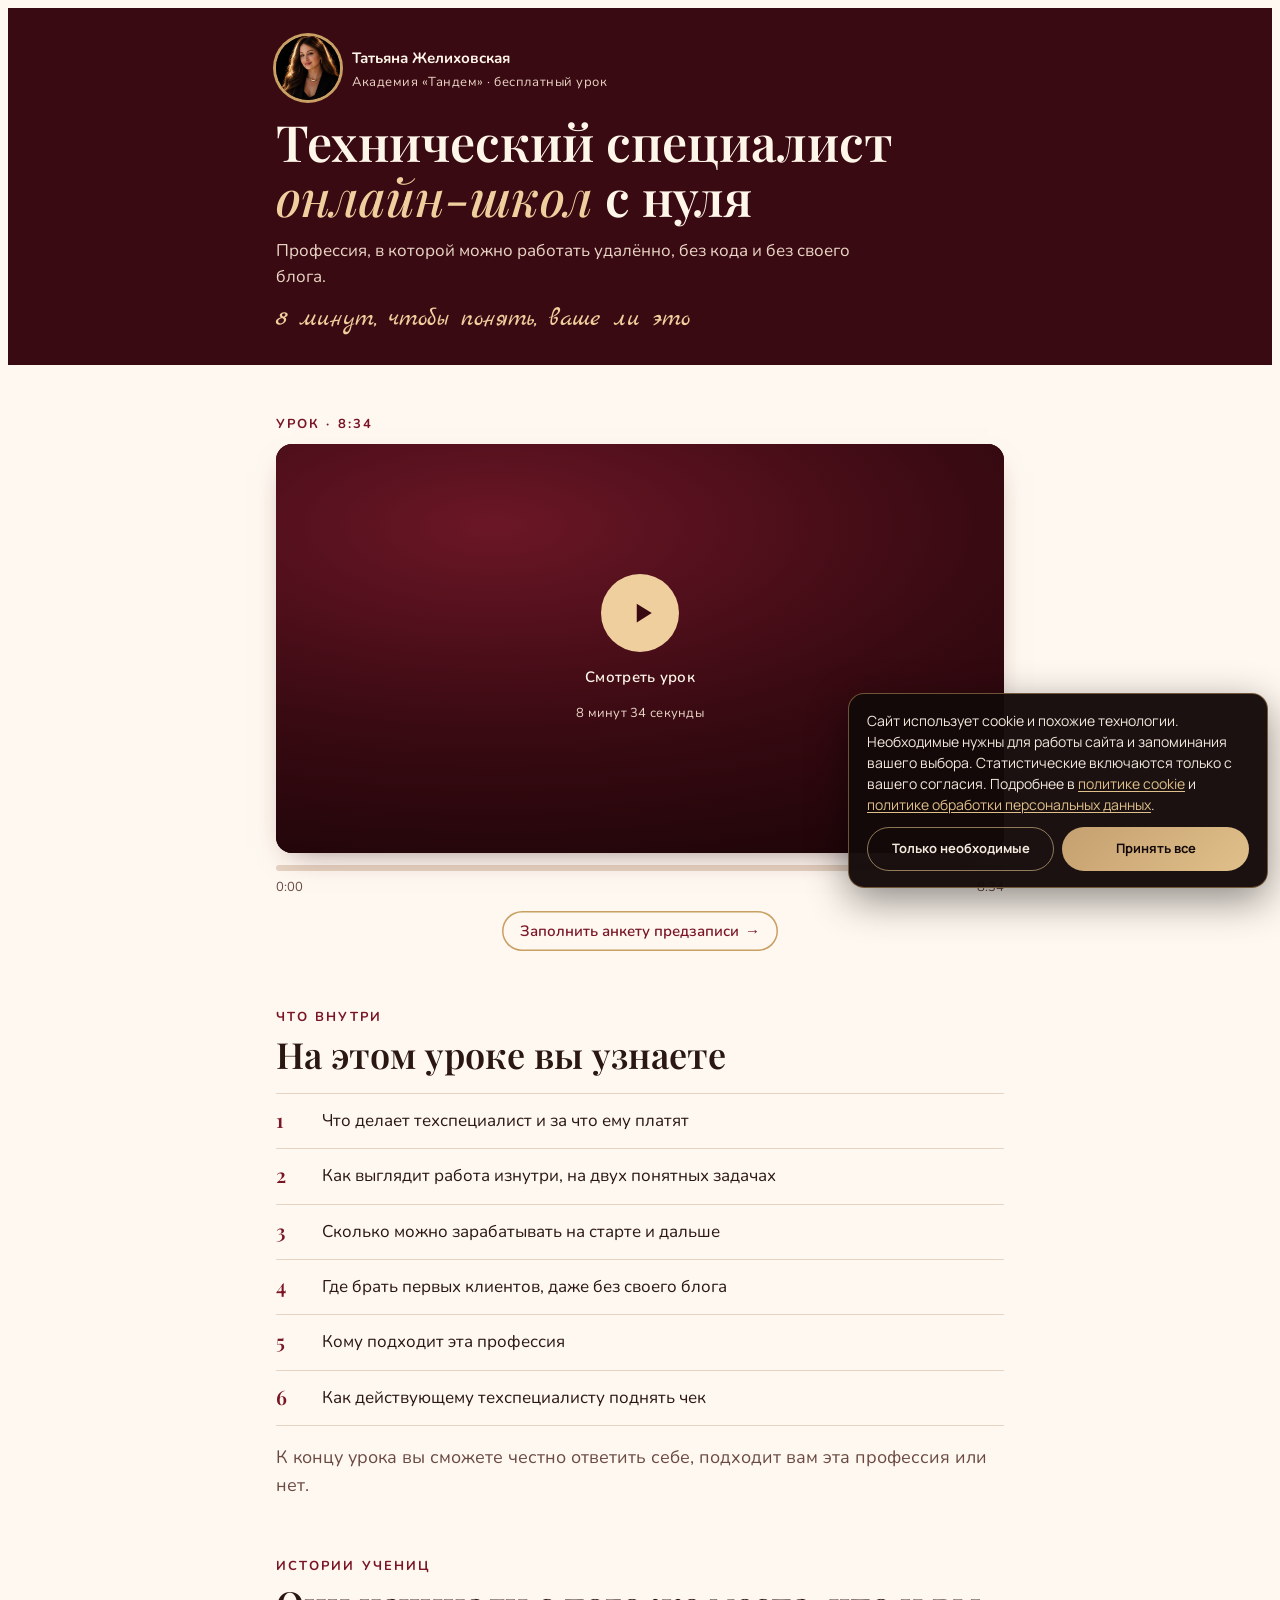
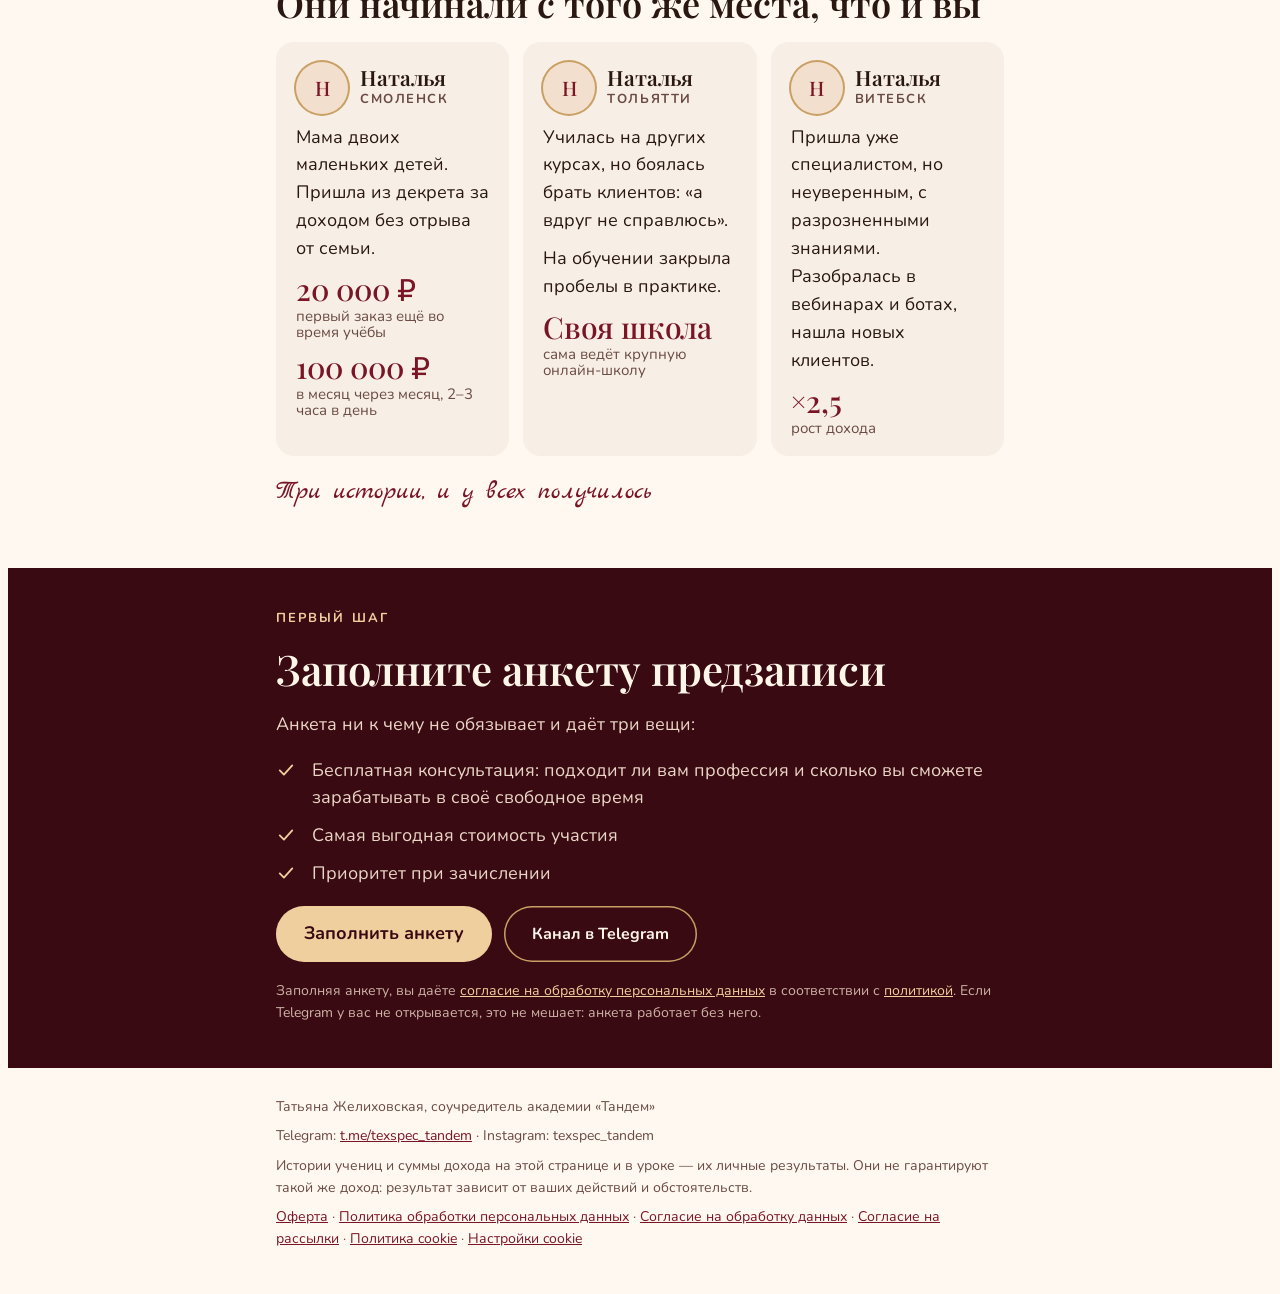
<file: urok/index.html>
<!doctype html>
<html lang="ru">
<head>
<meta charset="utf-8">
<meta name="viewport" content="width=device-width, initial-scale=1, viewport-fit=cover">
<title>Урок техспециалиста</title>
<link rel="stylesheet" href="../css/fonts.css">
<style>
/* Одна колонка, сначала телефон: шапка → видео → что внутри → (по времени урока) истории и анкета → подвал */
:root {
  --bg: #FFF8F0;
  --surface: #F7EFE6;
  --surface-2: #F3DFCD;
  --fg: #2A1712;
  --muted: #6A4B43;
  --wine: #7A1526;
  --wine-deep: #3A0A12;
  --gold: #C9A063;
  --gold-soft: #F0CF9E;
  --on-wine: #FFF6EA;
  --line: #E6D3C2;
  --display: 'Playfair Display', Georgia, 'Times New Roman', serif;
  --body: 'Nunito', 'Segoe UI', Arial, sans-serif;
  --script: 'Marck Script', 'Brush Script MT', cursive;
}
@media (prefers-color-scheme: dark) {
  :root:not([data-theme="light"]) {
    --bg: #1E0A0E; --surface: #2B1015; --surface-2: #3A141B; --fg: #F6E9DC; --muted: #CDB3A6;
    --wine: #E39AA6; --wine-deep: #12050799; --gold: #D9B47A; --gold-soft: #F0CF9E; --on-wine: #FFF6EA; --line: #4A1E25;
    color-scheme: dark;
  }
}
:root[data-theme="dark"] {
  --bg: #1E0A0E; --surface: #2B1015; --surface-2: #3A141B; --fg: #F6E9DC; --muted: #CDB3A6;
  --wine: #E39AA6; --wine-deep: #12050799; --gold: #D9B47A; --gold-soft: #F0CF9E; --on-wine: #FFF6EA; --line: #4A1E25;
  color-scheme: dark;
}

* { box-sizing: border-box; }
body { background: var(--bg); color: var(--fg); font-family: var(--body); font-size: 17px; line-height: 1.55; }
h1, h2, h3 { font-family: var(--display); font-weight: 600; margin: 0; text-wrap: balance; line-height: 1.1; }
p { margin: 0; }
a { color: inherit; }
:focus-visible { outline: 3px solid var(--gold); outline-offset: 3px; border-radius: 6px; }

.wrap { max-width: 760px; margin: 0 auto; padding-left: max(16px, env(safe-area-inset-left, 0px)); padding-right: max(16px, env(safe-area-inset-right, 0px)); }
.band { padding-block: 40px; }
.eyebrow { font-size: 13px; font-weight: 700; letter-spacing: .16em; text-transform: uppercase; color: var(--wine); }
.script { font-family: var(--script); font-weight: 400; color: var(--wine); }

/* Шапка: винная плашка, как в профиле */
.hero { background: #3A0A12; color: #FFF6EA; }
.hero .wrap { padding-block: 28px 32px; display: flex; flex-direction: column; gap: 14px; }
.brand { display: flex; align-items: center; gap: 12px; }
.mono { width: 64px; height: 64px; border-radius: 50%; object-fit: cover; object-position: 50% 15%; display: grid; place-items: center; background: #4A0D18; box-shadow: 0 0 0 3px #C9A063; font-family: var(--display); font-size: 18px; color: #F0CF9E; flex-shrink: 0; }
.brand small { display: block; font-size: 13px; color: #EAD6C6; letter-spacing: .04em; }
.brand b { font-weight: 700; font-size: 15px; }
.hero h1 { font-size: clamp(30px, 7.4vw, 50px); }
.hero h1 em { font-style: italic; color: #F0CF9E; font-weight: 500; }
.hero .lead { color: #EAD6C6; font-size: 17px; max-width: 34em; }
.hero .script { color: #F0CF9E; font-size: 26px; line-height: 1.1; }

/* Видео */
.player { margin-top: -4px; }
.screen { position: relative; aspect-ratio: 16 / 9; max-width: 100%; background: #12050A; border-radius: 16px; overflow: hidden; box-shadow: 0 12px 30px -16px rgba(58,10,18,.55); }
.screen video, .screen iframe { position: absolute; inset: 0; width: 100%; height: 100%; border: 0; background: #000; }
.poster { position: absolute; inset: 0; display: flex; flex-direction: column; align-items: center; justify-content: center; gap: 14px; width: 100%; border: 0; cursor: pointer; color: #FFF6EA; font: inherit;
  background: radial-gradient(120% 90% at 30% 20%, #6B1626 0%, #3A0A12 55%, #1E0508 100%); }
.poster .play { width: 78px; height: 78px; border-radius: 50%; background: #F0CF9E; display: grid; place-items: center; transition: transform .2s ease; }
.poster:hover .play { transform: scale(1.06); }
.poster .play svg { margin-left: 5px; }
.poster span { font-size: 15px; font-weight: 600; letter-spacing: .02em; }
.poster .dur { font-size: 13px; color: #EAD6C6; font-weight: 400; }
.track { height: 6px; background: var(--line); border-radius: 6px; margin-top: 12px; overflow: hidden; }
.track i { display: block; height: 100%; width: 0; background: var(--wine); transition: width .4s linear; }
.track-meta { display: flex; justify-content: space-between; font-size: 13px; color: var(--muted); margin-top: 6px; font-variant-numeric: tabular-nums; }
.mini-cta { margin-top: 14px; display: flex; justify-content: center; }
.btn-mini { display: inline-flex; align-items: center; gap: 6px; min-height: 40px; padding: 8px 18px; border-radius: 999px; font-size: 15px; font-weight: 600; color: var(--wine); text-decoration: none; box-shadow: inset 0 0 0 1.5px var(--gold); background: transparent; transition: background .2s ease; }
.btn-mini:hover { background: var(--surface); }

/* Что внутри: настоящий список из шести тем урока */
.learn { display: grid; grid-template-columns: 1fr; gap: 0; margin-top: 18px; border-top: 1px solid var(--line); }
.learn li { display: grid; grid-template-columns: 34px 1fr; gap: 12px; padding: 14px 0; border-bottom: 1px solid var(--line); font-size: 17px; }
.learn li b { font-family: var(--display); color: var(--wine); font-size: 20px; line-height: 1.2; font-weight: 600; }
.learn ol, ol.learn { list-style: none; padding: 0; margin-top: 18px; }
.learn-note { margin-top: 16px; color: var(--muted); }

/* Закрытые блоки */
.locked { border: 1.5px dashed var(--line); border-radius: 16px; padding: 18px; display: flex; gap: 14px; align-items: center; color: var(--muted); font-size: 15px; }
.locked svg { flex-shrink: 0; color: var(--gold); }
.reveal { animation: rise .6s ease both; }
@keyframes rise { from { opacity: .2; transform: translateY(10px); } to { opacity: 1; transform: none; } }
@media (prefers-reduced-motion: reduce) { .reveal { animation: none; } .track i, .poster .play { transition: none; } }

/* Истории учениц */
.stories { display: grid; grid-template-columns: 1fr; gap: 14px; margin-top: 18px; }
.story { background: var(--surface); border-radius: 18px; padding: 20px; display: flex; flex-direction: column; gap: 10px; min-width: 0; }
.story header { display: flex; align-items: center; gap: 12px; }
.ava { width: 52px; height: 52px; border-radius: 50%; background: var(--surface-2); display: grid; place-items: center; font-family: var(--display); color: var(--wine); font-size: 20px; flex-shrink: 0; box-shadow: 0 0 0 2px var(--gold); }
.story h3 { font-size: 21px; }
.story .city { font-size: 13px; letter-spacing: .12em; text-transform: uppercase; color: var(--muted); font-weight: 700; }
.story .num { font-family: var(--display); font-size: 30px; color: var(--wine); line-height: 1.1; }
.story .num small { font-family: var(--body); font-size: 15px; color: var(--muted); display: block; margin-top: 2px; }
.stories-end { margin-top: 16px; font-size: 26px; }

/* Анкета */
.cta { background: #3A0A12; color: #FFF6EA; }
.cta .wrap { padding-block: 40px 44px; display: flex; flex-direction: column; gap: 18px; }
.cta .eyebrow { color: #F0CF9E; }
.cta h2 { font-size: clamp(28px, 6.4vw, 42px); }
.perks { list-style: none; padding: 0; margin: 0; display: flex; flex-direction: column; gap: 10px; }
.perks li { display: grid; grid-template-columns: 26px 1fr; gap: 10px; color: #EAD6C6; }
.perks svg { margin-top: 3px; color: #F0CF9E; }
.btn { display: inline-flex; align-items: center; justify-content: center; gap: 10px; min-height: 56px; padding: 14px 28px; border-radius: 999px; font-weight: 700; font-size: 18px; text-decoration: none; border: 0; cursor: pointer; }
.btn-gold { background: #F0CF9E; color: #3A0A12; }
.btn-gold:hover { background: #F6DDB6; }
.btn-ghost { background: transparent; color: #FFF6EA; box-shadow: inset 0 0 0 1.5px #C9A063; font-size: 16px; min-height: 50px; }
.btn-ghost:hover { background: rgba(240,207,158,.08); }
.cta .actions { display: flex; flex-direction: column; gap: 12px; }
.cta .note { font-size: 14px; color: #CDB3A6; }

/* Подвал */
footer .wrap { padding-block: 28px 36px; display: flex; flex-direction: column; gap: 8px; font-size: 14px; color: var(--muted); }
footer a { color: var(--wine); }
.preview-bar { background: var(--surface-2); color: var(--fg); font-size: 13px; }
.preview-bar .wrap { padding-block: 8px; display: flex; flex-wrap: wrap; gap: 6px 14px; align-items: center; }
.preview-bar button { font: inherit; font-weight: 700; color: var(--wine); background: none; border: 0; padding: 4px 0; cursor: pointer; text-decoration: underline; }

@media (min-width: 640px) {
  body { font-size: 18px; }
  .band { padding-block: 56px; }
  .stories { grid-template-columns: repeat(3, minmax(0, 1fr)); }
  .cta .actions { flex-direction: row; flex-wrap: wrap; }
}
</style>
</head>
<body>

<div class="preview-bar" id="previewBar" hidden>
  <div class="wrap">
    <span>Режим проверки: блоки открыты сразу.</span>
    <button type="button" id="resetBtn">Сбросить и смотреть как гость</button>
  </div>
</div>

<header class="hero">
  <div class="wrap">
    <div class="brand">
      <img class="mono" src="../assets/tatiana.jpg" alt="Татьяна Желиховская" width="64" height="64">
      <div><b>Татьяна Желиховская</b><small>Академия «Тандем» · бесплатный урок</small></div>
    </div>
    <h1>Технический специалист <em>онлайн-школ</em> с нуля</h1>
    <p class="lead">Профессия, в которой можно работать удалённо, без кода и без своего блога.</p>
    <p class="script">8 минут, чтобы понять, ваше ли это</p>
  </div>
</header>

<main>
  <section class="band" aria-labelledby="lessonTitle">
    <div class="wrap player">
      <h2 id="lessonTitle" class="eyebrow" style="font-family:var(--body);margin-bottom:12px">Урок · 8:34</h2>
      <div class="screen" id="screen">
        <button class="poster" type="button" id="poster" aria-label="Смотреть урок">
          <div class="play"><svg width="30" height="30" viewBox="0 0 24 24" fill="#3A0A12" aria-hidden="true"><path d="M7 4.5v15l12-7.5z"/></svg></div>
          <span>Смотреть урок</span>
          <span class="dur">8 минут 34 секунды</span>
        </button>
      </div>
      <div class="track" aria-hidden="true"><i id="bar"></i></div>
      <div class="track-meta"><span id="tNow">0:00</span><span>8:34</span></div>
      <p class="mini-cta"><a class="btn-mini" id="formMini" href="https://forms.gle/hMdY8fF6nCYJF6pC8" target="_blank" rel="noopener">Заполнить анкету предзаписи <span aria-hidden="true">→</span></a></p>
    </div>
  </section>

  <section class="band" style="padding-top:0" aria-labelledby="learnTitle">
    <div class="wrap">
      <p class="eyebrow">Что внутри</p>
      <h2 id="learnTitle" style="font-size:clamp(26px,5.6vw,36px);margin-top:8px">На этом уроке вы узнаете</h2>
      <ol class="learn">
        <li><b>1</b><span>Что делает техспециалист и за что ему платят</span></li>
        <li><b>2</b><span>Как выглядит работа изнутри, на двух понятных задачах</span></li>
        <li><b>3</b><span>Сколько можно зарабатывать на старте и дальше</span></li>
        <li><b>4</b><span>Где брать первых клиентов, даже без своего блога</span></li>
        <li><b>5</b><span>Кому подходит эта профессия</span></li>
        <li><b>6</b><span>Как действующему техспециалисту поднять чек</span></li>
      </ol>
      <p class="learn-note">К концу урока вы сможете честно ответить себе, подходит вам эта профессия или нет.</p>
    </div>
  </section>

  <section class="band" style="padding-top:0" aria-labelledby="storiesTitle">
    <div class="wrap">
      <div id="stories">
        <p class="eyebrow">Истории учениц</p>
        <h2 id="storiesTitle" style="font-size:clamp(26px,5.6vw,36px);margin-top:8px">Они начинали с того же места, что и вы</h2>
        <div class="stories">
          <article class="story">
            <header><div class="ava" aria-hidden="true">Н</div><div><h3>Наталья</h3><p class="city">Смоленск</p></div></header>
            <p>Мама двоих маленьких детей. Пришла из декрета за доходом без отрыва от семьи.</p>
            <p class="num">20 000 ₽<small>первый заказ ещё во время учёбы</small></p>
            <p class="num">100 000 ₽<small>в месяц через месяц, 2–3 часа в день</small></p>
          </article>
          <article class="story">
            <header><div class="ava" aria-hidden="true">Н</div><div><h3>Наталья</h3><p class="city">Тольятти</p></div></header>
            <p>Училась на других курсах, но боялась брать клиентов: «а вдруг не справлюсь».</p>
            <p>На обучении закрыла пробелы в практике.</p>
            <p class="num">Своя школа<small>сама ведёт крупную онлайн-школу</small></p>
          </article>
          <article class="story">
            <header><div class="ava" aria-hidden="true">Н</div><div><h3>Наталья</h3><p class="city">Витебск</p></div></header>
            <p>Пришла уже специалистом, но неуверенным, с разрозненными знаниями. Разобралась в вебинарах и ботах, нашла новых клиентов.</p>
            <p class="num">×2,5<small>рост дохода</small></p>
          </article>
        </div>
        <p class="script stories-end">Три истории, и у всех получилось</p>
      </div>
    </div>
  </section>

  <section class="cta" aria-labelledby="ctaTitle">
    <div class="wrap">
      <div id="cta" hidden style="display:flex;flex-direction:column;gap:18px">
        <p class="eyebrow">Первый шаг</p>
        <h2 id="ctaTitle">Заполните анкету предзаписи</h2>
        <p style="color:#EAD6C6">Анкета ни к чему не обязывает и даёт три вещи:</p>
        <ul class="perks">
          <li><svg width="20" height="20" viewBox="0 0 24 24" fill="none" stroke="currentColor" stroke-width="2.2" stroke-linecap="round" stroke-linejoin="round" aria-hidden="true"><path d="M4.5 12.5l5 5 10-11"/></svg><span>Бесплатная консультация: подходит ли вам профессия и сколько вы сможете зарабатывать в своё свободное время</span></li>
          <li><svg width="20" height="20" viewBox="0 0 24 24" fill="none" stroke="currentColor" stroke-width="2.2" stroke-linecap="round" stroke-linejoin="round" aria-hidden="true"><path d="M4.5 12.5l5 5 10-11"/></svg><span>Самая выгодная стоимость участия</span></li>
          <li><svg width="20" height="20" viewBox="0 0 24 24" fill="none" stroke="currentColor" stroke-width="2.2" stroke-linecap="round" stroke-linejoin="round" aria-hidden="true"><path d="M4.5 12.5l5 5 10-11"/></svg><span>Приоритет при зачислении</span></li>
        </ul>
        <div class="actions">
          <a class="btn btn-gold" id="formBtn" href="https://forms.gle/hMdY8fF6nCYJF6pC8" target="_blank" rel="noopener">Заполнить анкету</a>
          <a class="btn btn-ghost" id="tgBtn" href="https://t.me/texspec_tandem" target="_blank" rel="noopener">Канал в Telegram</a>
        </div>
        <p class="note">Заполняя анкету, вы даёте <a href="../soglasie.html" style="color:#F0CF9E">согласие на обработку персональных данных</a> в соответствии с <a href="../privacy.html" style="color:#F0CF9E">политикой</a>. Если Telegram у вас не открывается, это не мешает: анкета работает без него.</p>
      </div>
    </div>
  </section>
</main>

<footer>
  <div class="wrap">
    <p>Татьяна Желиховская, соучредитель академии «Тандем»</p>
    <p>Telegram: <a href="https://t.me/texspec_tandem" target="_blank" rel="noopener">t.me/texspec_tandem</a> · Instagram: texspec_tandem</p>
    <p>Истории учениц и суммы дохода на этой странице и в уроке — их личные результаты. Они не гарантируют такой же доход: результат зависит от ваших действий и обстоятельств.</p>
    <p class="docs"><a href="../oferta.html">Оферта</a> · <a href="../privacy.html">Политика обработки персональных данных</a> · <a href="../soglasie.html">Согласие на обработку данных</a> · <a href="../soglasie-rassylka.html">Согласие на рассылки</a> · <a href="../cookies.html">Политика cookie</a> · <a href="#" data-cookie-settings>Настройки cookie</a></p>
  </div>
</footer>

<script>
/* ===== НАСТРОЙКИ: меняйте только этот блок ===== */
const CONFIG = {
  // Прямая ссылка на файл .mp4: тогда блоки открываются по времени в самом видео.
  VIDEO_MP4: '',
  // Или ссылка на встраиваемый плеер (Kinescope, VK Видео, Rutube): тогда блоки открываются по таймеру от нажатия.
  VIDEO_EMBED: '',
  // Видео в Kinescope: блоки открываются по времени в самом видео
  KINESCOPE_URL: 'https://kinescope.io/iq46CKkqdZZq6oKV5g2oZJ',
  DURATION: 514,          // 8:34
  STORIES_AT: 0,          // истории учениц видны сразу
  CTA_AT: 490,            // 8:10 видео — анкета и Telegram (запасной способ)
  CTA_AFTER_SEC: 180,     // анкета появляется через 3 минуты после открытия страницы
  FORM_URL: 'https://forms.gle/hMdY8fF6nCYJF6pC8',
  TG_URL: 'https://t.me/texspec_tandem',
  PRIVACY_URL: '',        // ссылка на политику конфиденциальности
};
/* ============================================== */

const store = {
  get(k) { try { return localStorage.getItem(k); } catch (e) { return null; } },
  set(k, v) { try { localStorage.setItem(k, v); } catch (e) {} },
  del(k) { try { localStorage.removeItem(k); } catch (e) {} },
};

// Четыре события из ТЗ. Подключите сюда Яндекс Метрику: ym(ID, 'reachGoal', name)
function track(name) {
  window.dataLayer = window.dataLayer || [];
  window.dataLayer.push({ event: name });
  if (typeof window.ym === 'function' && window.YM_ID) window.ym(window.YM_ID, 'reachGoal', name);
}

// UTM-метки: сохраняем и передаём в ссылку анкеты
const UTM_KEYS = ['utm_source', 'utm_medium', 'utm_campaign', 'utm_content', 'utm_term', 'tg'];
const params = new URLSearchParams(location.search);
UTM_KEYS.forEach(k => { if (params.get(k)) store.set('lesson_' + k, params.get(k)); });
function formUrl() {
  const u = new URL(CONFIG.FORM_URL);
  UTM_KEYS.forEach(k => { const v = store.get('lesson_' + k); if (v) u.searchParams.set(k, v); });
  return u.toString();
}

const $ = id => document.getElementById(id);
$('formBtn').href = formUrl();
$('formMini').href = formUrl();
$('tgBtn').href = CONFIG.TG_URL;
$('formBtn').addEventListener('click', () => track('form_click'));
$('formMini').addEventListener('click', () => track('form_click'));

const fmt = s => Math.floor(s / 60) + ':' + String(Math.floor(s % 60)).padStart(2, '0');
let reached = Number(store.get('lesson_reached') || 0);

function openBlock(lockId, blockId) {
  const block = $(blockId);
  if (!block.hidden) return;
  if ($(lockId)) $(lockId).hidden = true;
  block.hidden = false;
  block.classList.add('reveal');
}
function update(t) {
  $('tNow').textContent = fmt(Math.min(t, CONFIG.DURATION));
  $('bar').style.width = Math.min(100, t / CONFIG.DURATION * 100) + '%';
  if (t > reached) { reached = t; store.set('lesson_reached', String(Math.floor(t))); }
  if (reached >= CONFIG.STORIES_AT) openBlock('storiesLock', 'stories');
  if (reached >= CONFIG.CTA_AT) {
    if ($('cta').hidden) track('watched_to_cta');
    showCta();
  }
}

// Режим проверки: ссылка с #all открывает всё сразу
function applyHash() {
  if (location.hash === '#all') { $('previewBar').hidden = false; update(CONFIG.DURATION); }
}
$('resetBtn').addEventListener('click', () => {
  store.del('lesson_reached'); reached = 0;
  location.hash = ''; location.reload();
});

let timerStarted = false;
function startTimer() {
  if (timerStarted) return; timerStarted = true;
  const t0 = Date.now() - reached * 1000;
  const id = setInterval(() => {
    const t = (Date.now() - t0) / 1000;
    update(t);
    if (t >= CONFIG.DURATION) clearInterval(id);
  }, 1000);
}

// Плеер Kinescope с передачей времени просмотра. Если API не ответит — обычный плеер и таймер.
function playKinescope(screen) {
  const holder = document.createElement('div');
  holder.id = 'kinescopePlayer';
  holder.style.cssText = 'position:absolute;inset:0;width:100%;height:100%';
  screen.replaceChildren(holder);
  let ok = false;
  const fallback = () => {
    if (ok) return;
    const id = CONFIG.KINESCOPE_URL.split('/').pop();
    const f = document.createElement('iframe');
    f.src = 'https://kinescope.io/embed/' + id + '?autoplay=1';
    f.allow = 'autoplay; fullscreen; picture-in-picture; encrypted-media; gyroscope; accelerometer; clipboard-write';
    f.allowFullscreen = true;
    f.title = 'Урок: технический специалист онлайн-школ';
    screen.replaceChildren(f);
    startTimer();
  };
  const timer = setTimeout(fallback, 8000);
  window.onKinescopeIframeAPIReady = function (factory) {
    factory.create('kinescopePlayer', {
      url: CONFIG.KINESCOPE_URL,
      size: { width: '100%', height: '100%' },
      behavior: { autoPlay: true, playsInline: true },
    }).then(function (player) {
      ok = true; clearTimeout(timer);
      player.on(player.Events.TimeUpdate, function (ev) {
        const t = ev && ev.data && ev.data.currentTime;
        if (typeof t === 'number') update(t);
      });
    }).catch(function () { clearTimeout(timer); fallback(); });
  };
  const sc = document.createElement('script');
  sc.src = 'https://player.kinescope.io/latest/iframe.player.js';
  sc.async = true;
  sc.onerror = function () { clearTimeout(timer); fallback(); };
  document.head.appendChild(sc);
}

$('poster').addEventListener('click', () => {
  track('video_start');
  const screen = $('screen');
  if (CONFIG.KINESCOPE_URL) {
    playKinescope(screen);
  } else if (CONFIG.VIDEO_MP4) {
    const v = document.createElement('video');
    v.src = CONFIG.VIDEO_MP4; v.controls = true; v.playsInline = true; v.preload = 'auto';
    v.addEventListener('timeupdate', () => update(v.currentTime));
    v.addEventListener('error', startTimer);
    screen.replaceChildren(v);
    v.play().catch(() => {});
  } else if (CONFIG.VIDEO_EMBED) {
    const f = document.createElement('iframe');
    f.src = CONFIG.VIDEO_EMBED; f.allow = 'autoplay; fullscreen; picture-in-picture'; f.allowFullscreen = true;
    f.title = 'Урок: технический специалист онлайн-школ';
    screen.replaceChildren(f);
    startTimer();
  } else {
    // Видео ещё не загружено: показываем заглушку и считаем время по таймеру
    $('poster').querySelector('span').textContent = 'Здесь будет видео урока';
    startTimer();
  }
});

track('page_view');
update(reached);

// Анкета через 3 минуты на странице; открытая анкета запоминается
function showCta() {
  if ($('cta').hidden) track('cta_shown');
  store.set('lesson_cta', '1');
  openBlock('ctaLock', 'cta');
}
if (store.get('lesson_cta')) showCta();
else setTimeout(showCta, CONFIG.CTA_AFTER_SEC * 1000);
applyHash();
window.addEventListener('hashchange', applyHash);
</script>
<script src="../js/consent.js" defer></script>
</body>
</html>
</file>
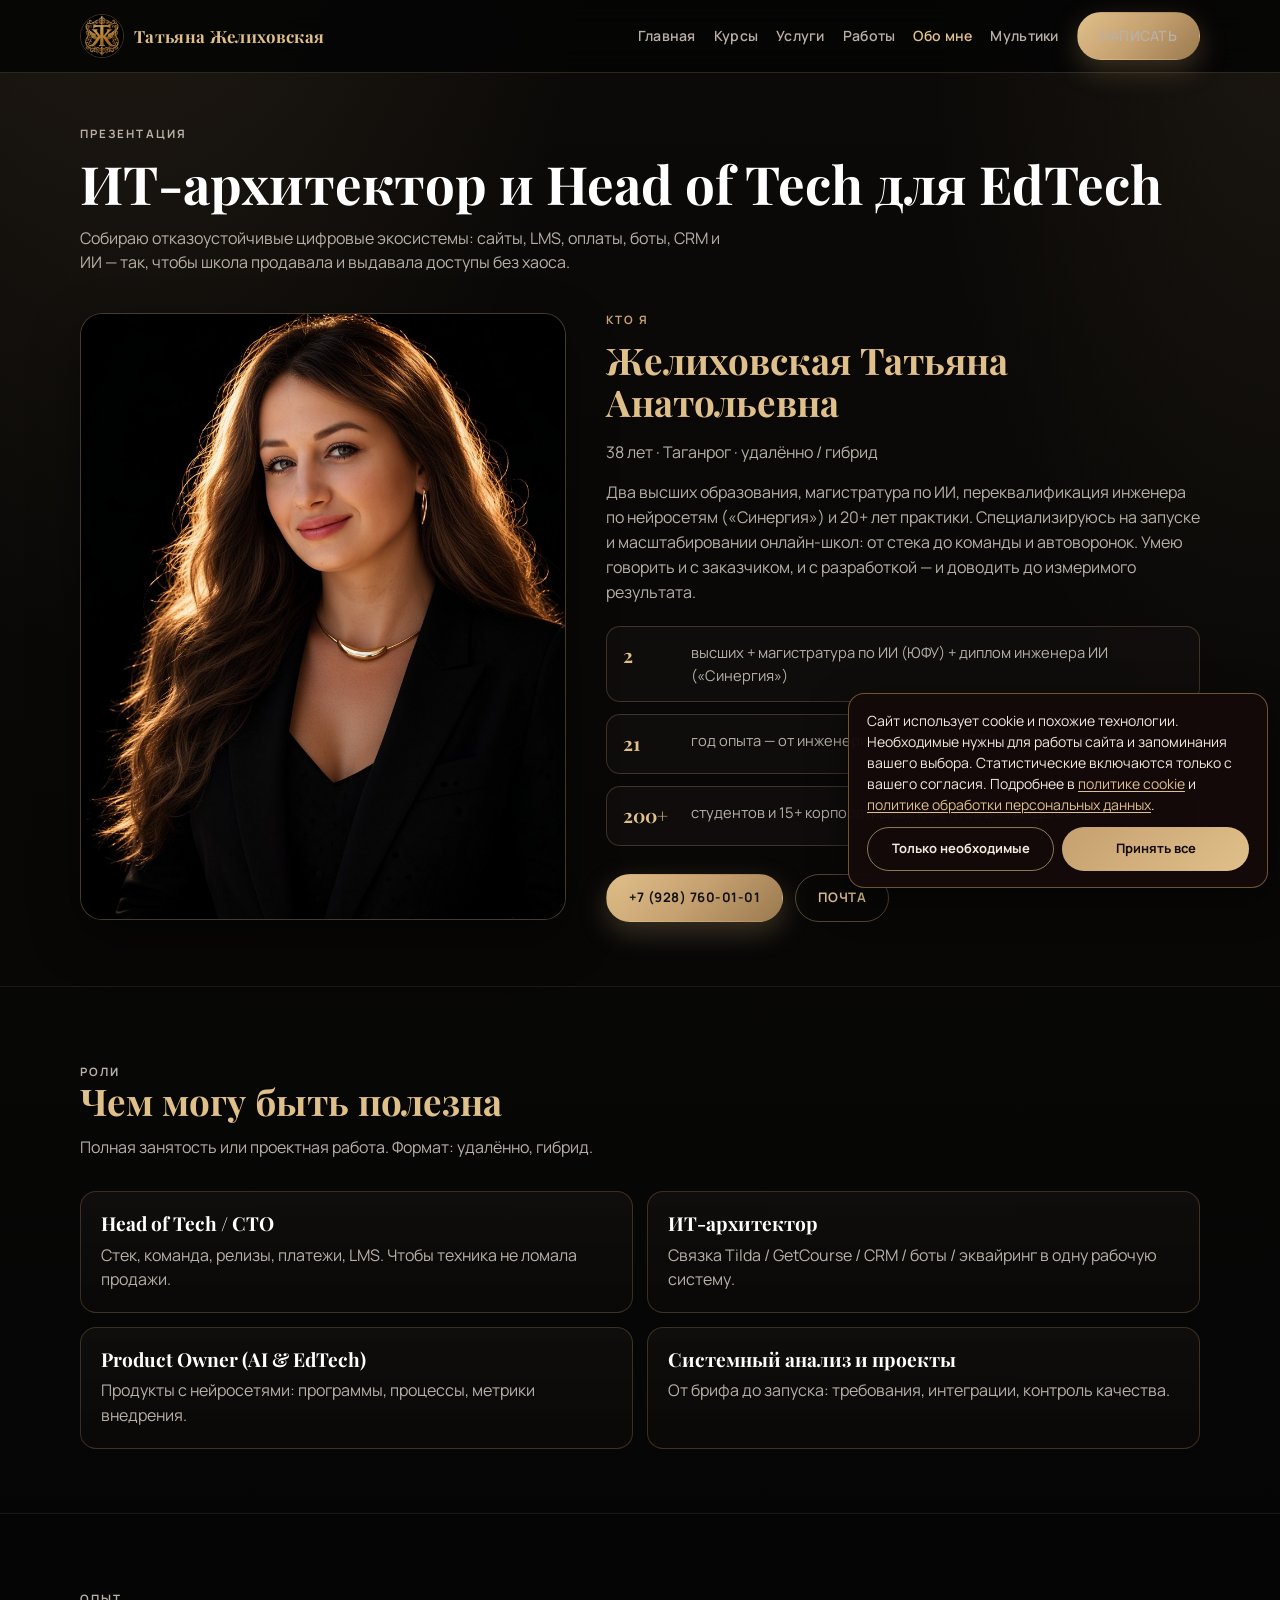
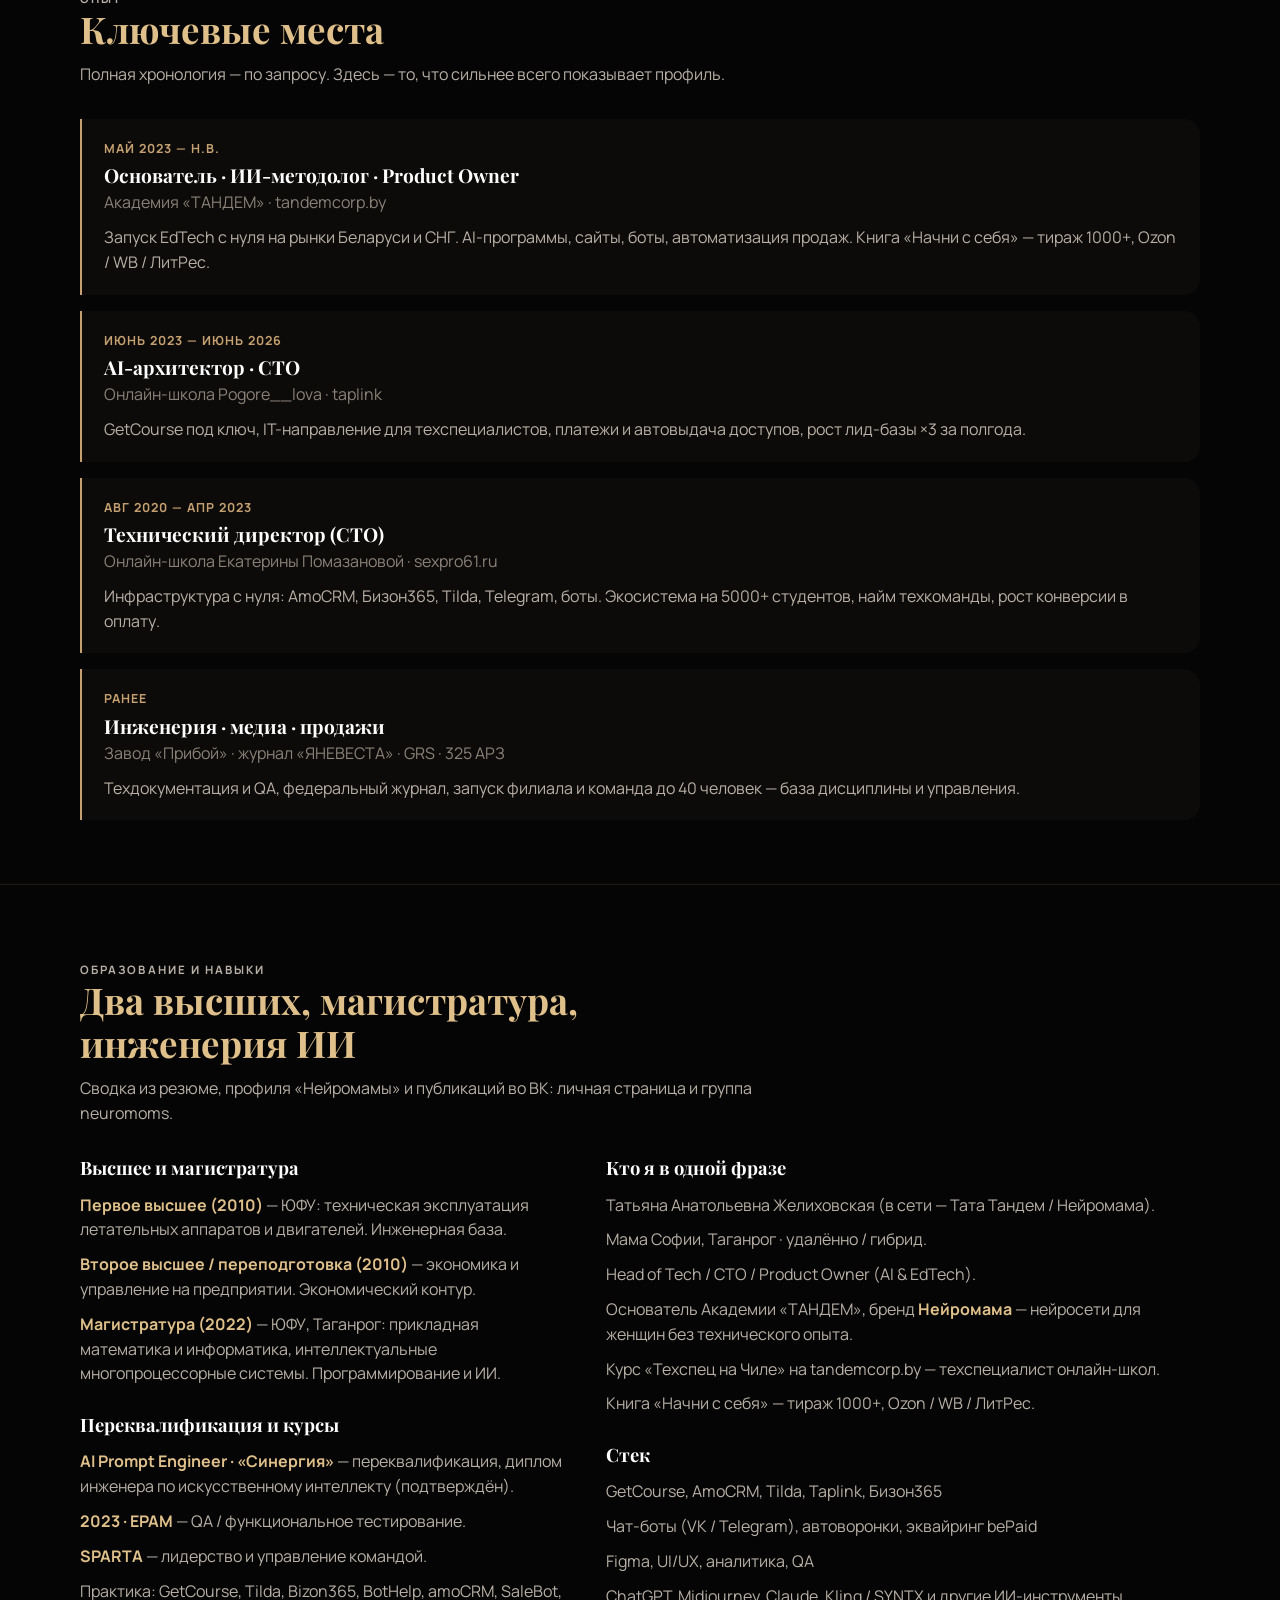
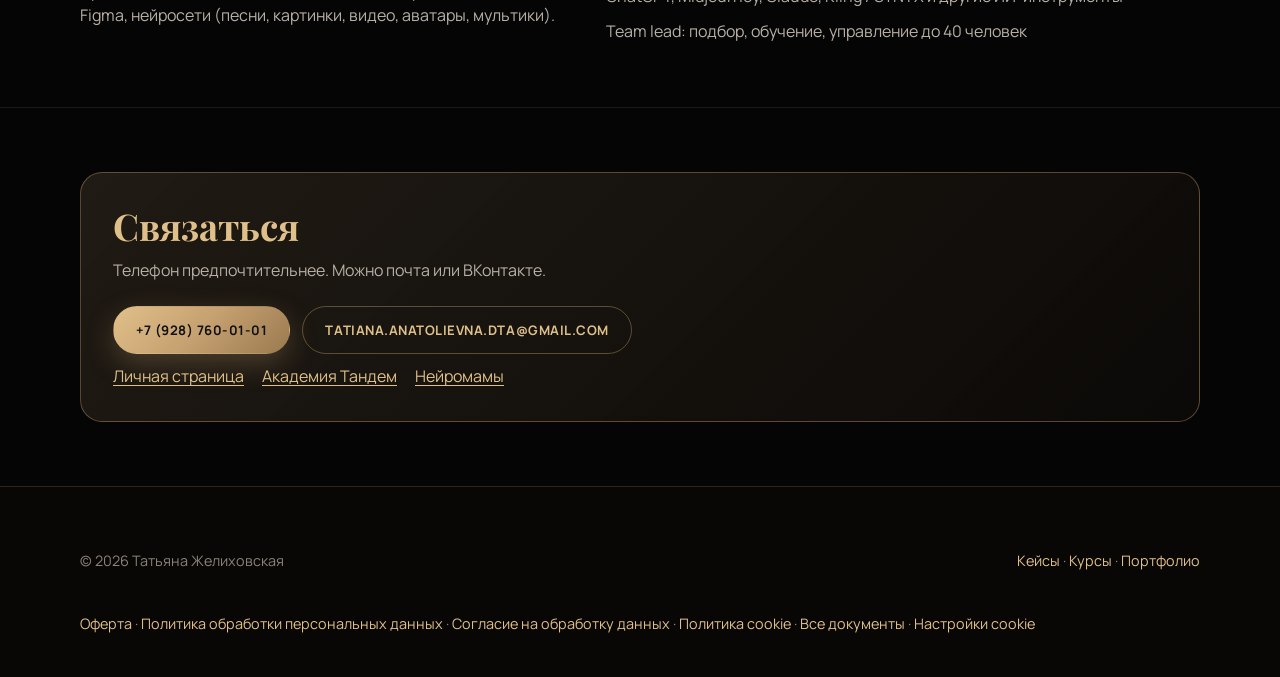
<file: about.html>
﻿<!DOCTYPE html>
<html lang="ru">
<head>
  <meta charset="UTF-8" />
  <meta name="viewport" content="width=device-width, initial-scale=1" />
  <title>Обо мне — Татьяна Желиховская</title>
  <meta name="description" content="Татьяна Желиховская — Head of Tech / ИТ-архитектор / Product Owner (AI & EdTech). EdTech, автоматизация, нейросети." />
  <link rel="icon" href="assets/favicon.png" type="image/png" />
  <link rel="stylesheet" href="css/fonts.css" />
  <link rel="stylesheet" href="css/styles.css?v=blackgold2" />
</head>
<body>
  <nav class="site-nav" aria-label="Главная навигация">
    <div class="wrap">
      <a class="brand" href="index.html">
        <img src="assets/logo.png" alt="ТЖ" width="44" height="44" />
        <span>Татьяна Желиховская</span>
      </a>
      <button class="nav-toggle" type="button" aria-label="Меню" aria-expanded="false">
        <span></span><span></span><span></span>
      </button>
      <div class="nav-links">
        <a href="index.html">Главная</a>
        <a href="index.html#courses">Курсы</a>
        <a href="portfolio.html">Услуги</a>
        <a href="works.html">Работы</a>
        <a href="about.html" aria-current="page">Обо мне</a>
        <a href="multiki.html">Мультики</a>
        <a class="btn btn-gold" href="https://t.me/tatiana_tandem" target="_blank" rel="noopener">Написать</a>
      </div>
    </div>
  </nav>

  <header class="page-hero wrap">
    <p class="eyebrow">Презентация</p>
    <h1>ИТ-архитектор и Head of Tech для EdTech</h1>
    <p>Собираю отказоустойчивые цифровые экосистемы: сайты, LMS, оплаты, боты, CRM и ИИ — так, чтобы школа продавала и выдавала доступы без хаоса.</p>
  </header>

  <section style="padding-top:8px;border-top:none">
    <div class="wrap split">
      <div class="photo-slot has-img" aria-label="Фото Татьяны">
        <img src="assets/tatiana.jpg" alt="Татьяна Желиховская" width="800" height="1000" />
      </div>
      <div class="reveal">
        <p class="eyebrow">Кто я</p>
        <h2>Желиховская Татьяна Анатольевна</h2>
        <p style="color:var(--muted)">38 лет · Таганрог · удалённо / гибрид</p>
        <p style="color:var(--muted);margin-top:16px">Два высших образования, магистратура по ИИ, переквалификация инженера по нейросетям («Синергия») и 20+ лет практики. Специализируюсь на запуске и масштабировании онлайн-школ: от стека до команды и автоворонок. Умею говорить и с заказчиком, и с разработкой — и доводить до измеримого результата.</p>
        <ul class="facts">
          <li><b>2</b><span>высших + магистратура по ИИ (ЮФУ) + диплом инженера ИИ («Синергия»)</span></li>
          <li><b>21</b><span>год опыта — от инженерии и продаж до CTO и AI-продуктов</span></li>
          <li><b>200+</b><span>студентов и 15+ корпоративных клиентов в «ТАНДЕМ»</span></li>
        </ul>
        <div class="hero-actions" style="margin-top:28px">
          <a class="btn btn-primary" href="tel:+79287600101">+7 (928) 760-01-01</a>
          <a class="btn btn-ghost" href="mailto:tatiana.anatolievna.dta@gmail.com">Почта</a>
        </div>
      </div>
    </div>
  </section>

  <section>
    <div class="wrap">
      <div class="section-head reveal">
        <p class="eyebrow">Роли</p>
        <h2>Чем могу быть полезна</h2>
        <p>Полная занятость или проектная работа. Формат: удалённо, гибрид.</p>
      </div>
      <div class="role-grid">
        <article class="role reveal">
          <h3>Head of Tech / CTO</h3>
          <p>Стек, команда, релизы, платежи, LMS. Чтобы техника не ломала продажи.</p>
        </article>
        <article class="role reveal">
          <h3>ИТ-архитектор</h3>
          <p>Связка Tilda / GetCourse / CRM / боты / эквайринг в одну рабочую систему.</p>
        </article>
        <article class="role reveal">
          <h3>Product Owner (AI & EdTech)</h3>
          <p>Продукты с нейросетями: программы, процессы, метрики внедрения.</p>
        </article>
        <article class="role reveal">
          <h3>Системный анализ и проекты</h3>
          <p>От брифа до запуска: требования, интеграции, контроль качества.</p>
        </article>
      </div>
    </div>
  </section>

  <section>
    <div class="wrap">
      <div class="section-head reveal">
        <p class="eyebrow">Опыт</p>
        <h2>Ключевые места</h2>
        <p>Полная хронология — по запросу. Здесь — то, что сильнее всего показывает профиль.</p>
      </div>
      <div class="timeline">
        <article class="tl reveal">
          <p class="tl-when">май 2023 — н.в.</p>
          <h3>Основатель · ИИ-методолог · Product Owner</h3>
          <p class="tl-org">Академия «ТАНДЕМ» · <a href="https://tandemcorp.by" target="_blank" rel="noopener">tandemcorp.by</a></p>
          <p>Запуск EdTech с нуля на рынки Беларуси и СНГ. AI-программы, сайты, боты, автоматизация продаж. Книга «Начни с себя» — тираж 1000+, Ozon / WB / ЛитРес.</p>
        </article>
        <article class="tl reveal">
          <p class="tl-when">июнь 2023 — июнь 2026</p>
          <h3>AI-архитектор · CTO</h3>
          <p class="tl-org">Онлайн-школа Pogore__lova · <a href="https://taplink.cc/pogore__lova" target="_blank" rel="noopener">taplink</a></p>
          <p>GetCourse под ключ, IT-направление для техспециалистов, платежи и автовыдача доступов, рост лид-базы ×3 за полгода.</p>
        </article>
        <article class="tl reveal">
          <p class="tl-when">авг 2020 — апр 2023</p>
          <h3>Технический директор (CTO)</h3>
          <p class="tl-org">Онлайн-школа Екатерины Помазановой · <a href="https://sexpro61.ru" target="_blank" rel="noopener">sexpro61.ru</a></p>
          <p>Инфраструктура с нуля: AmoCRM, Бизон365, Tilda, Telegram, боты. Экосистема на 5000+ студентов, найм техкоманды, рост конверсии в оплату.</p>
        </article>
        <article class="tl reveal">
          <p class="tl-when">ранее</p>
          <h3>Инженерия · медиа · продажи</h3>
          <p class="tl-org">Завод «Прибой» · журнал «ЯНЕВЕСТА» · GRS · 325 АРЗ</p>
          <p>Техдокументация и QA, федеральный журнал, запуск филиала и команда до 40 человек — база дисциплины и управления.</p>
        </article>
      </div>
    </div>
  </section>

  <section>
    <div class="wrap">
      <div class="section-head reveal">
        <p class="eyebrow">Образование и навыки</p>
        <h2>Два высших, магистратура, инженерия ИИ</h2>
        <p>Сводка из резюме, профиля «Нейромамы» и публикаций во ВК: личная страница и группа neuromoms.</p>
      </div>
      <div class="split" style="align-items:start">
        <div class="reveal">
          <h3 class="mini-h">Высшее и магистратура</h3>
          <ul class="plain-list">
            <li><b>Первое высшее (2010)</b> — ЮФУ: техническая эксплуатация летательных аппаратов и двигателей. Инженерная база.</li>
            <li><b>Второе высшее / переподготовка (2010)</b> — экономика и управление на предприятии. Экономический контур.</li>
            <li><b>Магистратура (2022)</b> — ЮФУ, Таганрог: прикладная математика и информатика, интеллектуальные многопроцессорные системы. Программирование и ИИ.</li>
          </ul>
          <h3 class="mini-h" style="margin-top:28px">Переквалификация и курсы</h3>
          <ul class="plain-list">
            <li><b>AI Prompt Engineer · «Синергия»</b> — переквалификация, диплом инженера по искусственному интеллекту (подтверждён).</li>
            <li><b>2023 · EPAM</b> — QA / функциональное тестирование.</li>
            <li><b>SPARTA</b> — лидерство и управление командой.</li>
            <li>Практика: GetCourse, Tilda, Bizon365, BotHelp, amoCRM, SaleBot, Figma, нейросети (песни, картинки, видео, аватары, мультики).</li>
          </ul>
        </div>
        <div class="reveal">
          <h3 class="mini-h">Кто я в одной фразе</h3>
          <ul class="plain-list">
            <li>Татьяна Анатольевна Желиховская (в сети — Тата Тандем / Нейромама).</li>
            <li>Мама Софии, Таганрог · удалённо / гибрид.</li>
            <li>Head of Tech / CTO / Product Owner (AI & EdTech).</li>
            <li>Основатель Академии «ТАНДЕМ», бренд <b>Нейромама</b> — нейросети для женщин без технического опыта.</li>
            <li>Курс «Техспец на Чиле» на tandemcorp.by — техспециалист онлайн-школ.</li>
            <li>Книга «Начни с себя» — тираж 1000+, Ozon / WB / ЛитРес.</li>
          </ul>
          <h3 class="mini-h" style="margin-top:28px">Стек</h3>
          <ul class="plain-list">
            <li>GetCourse, AmoCRM, Tilda, Taplink, Бизон365</li>
            <li>Чат-боты (VK / Telegram), автоворонки, эквайринг bePaid</li>
            <li>Figma, UI/UX, аналитика, QA</li>
            <li>ChatGPT, Midjourney, Claude, Kling / SYNTX и другие ИИ-инструменты</li>
            <li>Team lead: подбор, обучение, управление до 40 человек</li>
          </ul>
        </div>
      </div>
    </div>
  </section>

  <section>
    <div class="wrap">
      <div class="cta-band reveal">
        <h2>Связаться</h2>
        <p>Телефон предпочтительнее. Можно почта или ВКонтакте.</p>
        <div class="hero-actions">
          <a class="btn btn-primary" href="tel:+79287600101">+7 (928) 760-01-01</a>
          <a class="btn btn-ghost" href="mailto:tatiana.anatolievna.dta@gmail.com">tatiana.anatolievna.dta@gmail.com</a>
        </div>
        <p class="social-row">
          <a href="https://vk.ru/tanchik.anatolievna" target="_blank" rel="noopener">Личная страница</a>
          <a href="https://vk.ru/akademiya_tandem" target="_blank" rel="noopener">Академия Тандем</a>
          <a href="https://vk.ru/neuromoms" target="_blank" rel="noopener">Нейромамы</a>
        </p>
      </div>
    </div>
  </section>

  <footer>
    <div class="wrap">
      <p>© <span id="y"></span> Татьяна Желиховская</p>
      <p><a href="cases.html">Кейсы</a> · <a href="courses.html">Курсы</a> · <a href="portfolio.html">Портфолио</a></p>
      <p><a href="oferta.html">Оферта</a> · <a href="privacy.html">Политика обработки персональных данных</a> · <a href="soglasie.html">Согласие на обработку данных</a> · <a href="cookies.html">Политика cookie</a> · <a href="dokumenty.html">Все документы</a> · <a href="#" data-cookie-settings>Настройки cookie</a></p>
    </div>
  </footer>
  <script src="js/main.js"></script>
  <script src="js/consent.js" defer></script>

</body>
</html>
</file>
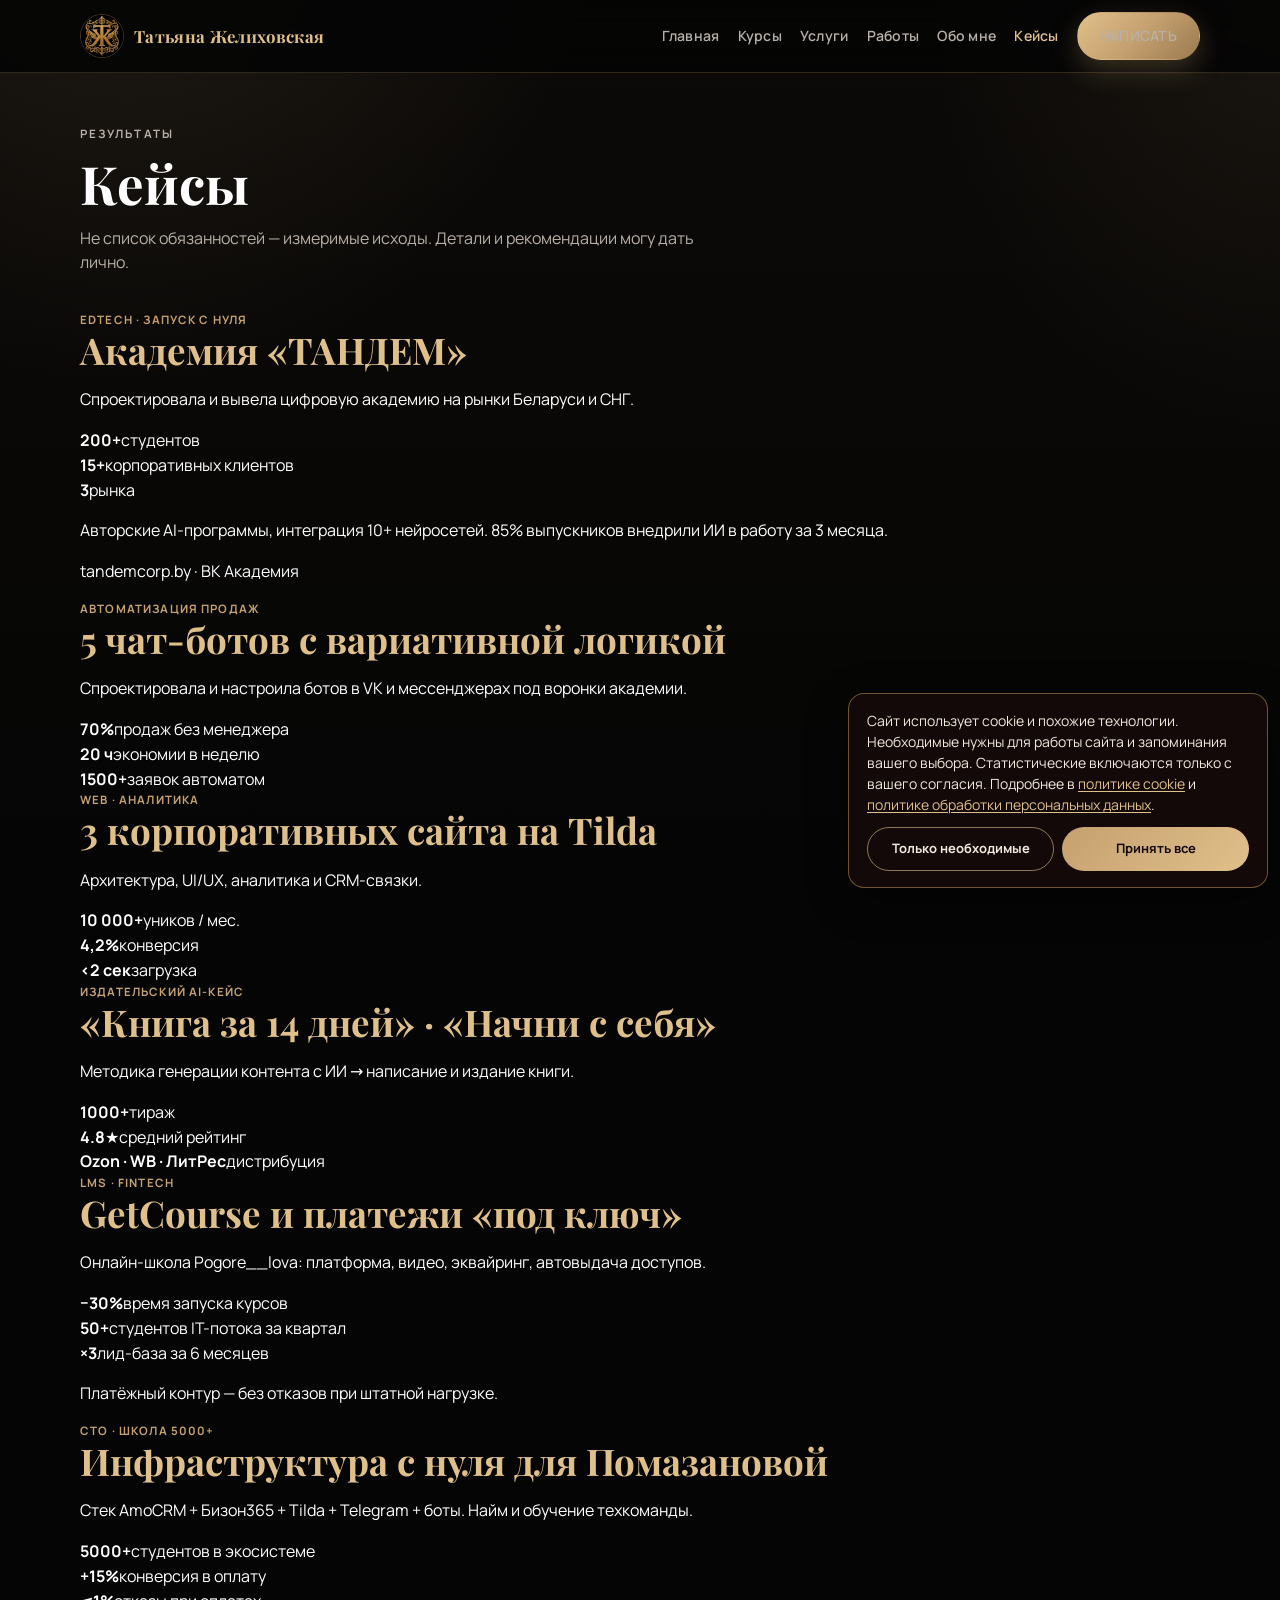
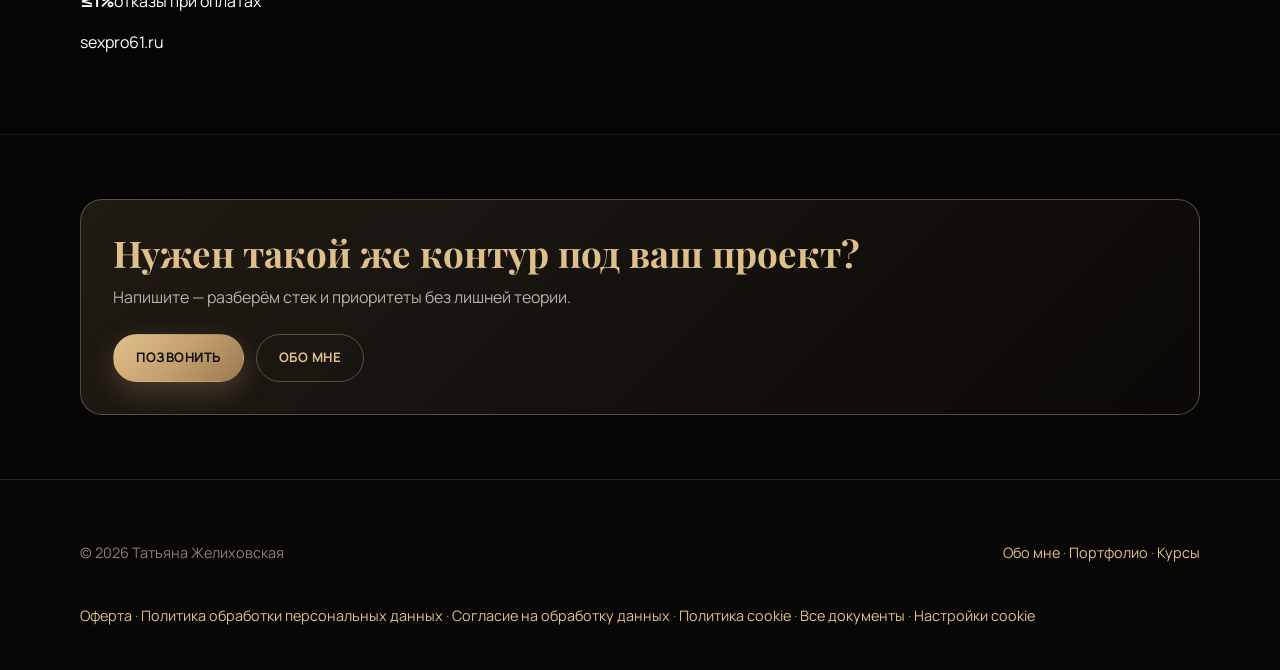
<file: cases.html>
﻿<!DOCTYPE html>
<html lang="ru">
<head>
  <meta charset="UTF-8" />
  <meta name="viewport" content="width=device-width, initial-scale=1" />
  <title>Кейсы — Татьяна Желиховская</title>
  <meta name="description" content="Кейсы Татьяны Желиховской: EdTech, автоматизация продаж, GetCourse, AI-программы, платежи." />
  <link rel="icon" href="assets/favicon.png" type="image/png" />
  <link rel="stylesheet" href="css/fonts.css" />
  <link rel="stylesheet" href="css/styles.css?v=blackgold2" />
</head>
<body>
  <nav class="site-nav" aria-label="Главная навигация">
    <div class="wrap">
      <a class="brand" href="index.html">
        <img src="assets/logo.png" alt="ТЖ" width="44" height="44" />
        <span>Татьяна Желиховская</span>
      </a>
      <button class="nav-toggle" type="button" aria-label="Меню" aria-expanded="false">
        <span></span><span></span><span></span>
      </button>
      <div class="nav-links">
        <a href="index.html">Главная</a>
        <a href="index.html#courses">Курсы</a>
        <a href="portfolio.html">Услуги</a>
        <a href="works.html">Работы</a>
        <a href="about.html">Обо мне</a>
        <a href="cases.html" aria-current="page">Кейсы</a>
        <a class="btn btn-gold" href="https://t.me/tatiana_tandem" target="_blank" rel="noopener">Написать</a>
      </div>
    </div>
  </nav>

  <header class="page-hero wrap">
    <p class="eyebrow">Результаты</p>
    <h1>Кейсы</h1>
    <p>Не список обязанностей — измеримые исходы. Детали и рекомендации могу дать лично.</p>
  </header>

  <section style="padding-top:8px;border-top:none">
    <div class="wrap case-list">

      <article class="case reveal">
        <p class="tag">EdTech · запуск с нуля</p>
        <h2>Академия «ТАНДЕМ»</h2>
        <p class="case-lead">Спроектировала и вывела цифровую академию на рынки Беларуси и СНГ.</p>
        <ul class="metrics">
          <li><b>200+</b><span>студентов</span></li>
          <li><b>15+</b><span>корпоративных клиентов</span></li>
          <li><b>3</b><span>рынка</span></li>
        </ul>
        <p>Авторские AI-программы, интеграция 10+ нейросетей. 85% выпускников внедрили ИИ в работу за 3 месяца.</p>
        <p class="case-link"><a href="https://tandemcorp.by" target="_blank" rel="noopener">tandemcorp.by</a> · <a href="https://vk.ru/akademiya_tandem" target="_blank" rel="noopener">ВК Академия</a></p>
      </article>

      <article class="case reveal">
        <p class="tag">Автоматизация продаж</p>
        <h2>5 чат-ботов с вариативной логикой</h2>
        <p class="case-lead">Спроектировала и настроила ботов в VK и мессенджерах под воронки академии.</p>
        <ul class="metrics">
          <li><b>70%</b><span>продаж без менеджера</span></li>
          <li><b>20 ч</b><span>экономии в неделю</span></li>
          <li><b>1500+</b><span>заявок автоматом</span></li>
        </ul>
      </article>

      <article class="case reveal">
        <p class="tag">Web · аналитика</p>
        <h2>3 корпоративных сайта на Tilda</h2>
        <p class="case-lead">Архитектура, UI/UX, аналитика и CRM-связки.</p>
        <ul class="metrics">
          <li><b>10 000+</b><span>уников / мес.</span></li>
          <li><b>4,2%</b><span>конверсия</span></li>
          <li><b>&lt;2 сек</b><span>загрузка</span></li>
        </ul>
      </article>

      <article class="case reveal">
        <p class="tag">Издательский AI-кейс</p>
        <h2>«Книга за 14 дней» · «Начни с себя»</h2>
        <p class="case-lead">Методика генерации контента с ИИ → написание и издание книги.</p>
        <ul class="metrics">
          <li><b>1000+</b><span>тираж</span></li>
          <li><b>4.8★</b><span>средний рейтинг</span></li>
          <li><b>Ozon · WB · ЛитРес</b><span>дистрибуция</span></li>
        </ul>
      </article>

      <article class="case reveal">
        <p class="tag">LMS · FinTech</p>
        <h2>GetCourse и платежи «под ключ»</h2>
        <p class="case-lead">Онлайн-школа Pogore__lova: платформа, видео, эквайринг, автовыдача доступов.</p>
        <ul class="metrics">
          <li><b>−30%</b><span>время запуска курсов</span></li>
          <li><b>50+</b><span>студентов IT-потока за квартал</span></li>
          <li><b>×3</b><span>лид-база за 6 месяцев</span></li>
        </ul>
        <p>Платёжный контур — без отказов при штатной нагрузке.</p>
      </article>

      <article class="case reveal">
        <p class="tag">CTO · школа 5000+</p>
        <h2>Инфраструктура с нуля для Помазановой</h2>
        <p class="case-lead">Стек AmoCRM + Бизон365 + Tilda + Telegram + боты. Найм и обучение техкоманды.</p>
        <ul class="metrics">
          <li><b>5000+</b><span>студентов в экосистеме</span></li>
          <li><b>+15%</b><span>конверсия в оплату</span></li>
          <li><b>≤1%</b><span>отказы при оплатах</span></li>
        </ul>
        <p class="case-link"><a href="https://sexpro61.ru" target="_blank" rel="noopener">sexpro61.ru</a></p>
      </article>

    </div>
  </section>

  <section>
    <div class="wrap">
      <div class="cta-band reveal">
        <h2>Нужен такой же контур под ваш проект?</h2>
        <p>Напишите — разберём стек и приоритеты без лишней теории.</p>
        <div class="hero-actions">
          <a class="btn btn-primary" href="tel:+79287600101">Позвонить</a>
          <a class="btn btn-ghost" href="about.html">Обо мне</a>
        </div>
      </div>
    </div>
  </section>

  <footer>
    <div class="wrap">
      <p>© <span id="y"></span> Татьяна Желиховская</p>
      <p><a href="about.html">Обо мне</a> · <a href="portfolio.html">Портфолио</a> · <a href="courses.html">Курсы</a></p>
      <p><a href="oferta.html">Оферта</a> · <a href="privacy.html">Политика обработки персональных данных</a> · <a href="soglasie.html">Согласие на обработку данных</a> · <a href="cookies.html">Политика cookie</a> · <a href="dokumenty.html">Все документы</a> · <a href="#" data-cookie-settings>Настройки cookie</a></p>
    </div>
  </footer>
  <script src="js/main.js"></script>
  <script src="js/consent.js" defer></script>

</body>
</html>
</file>
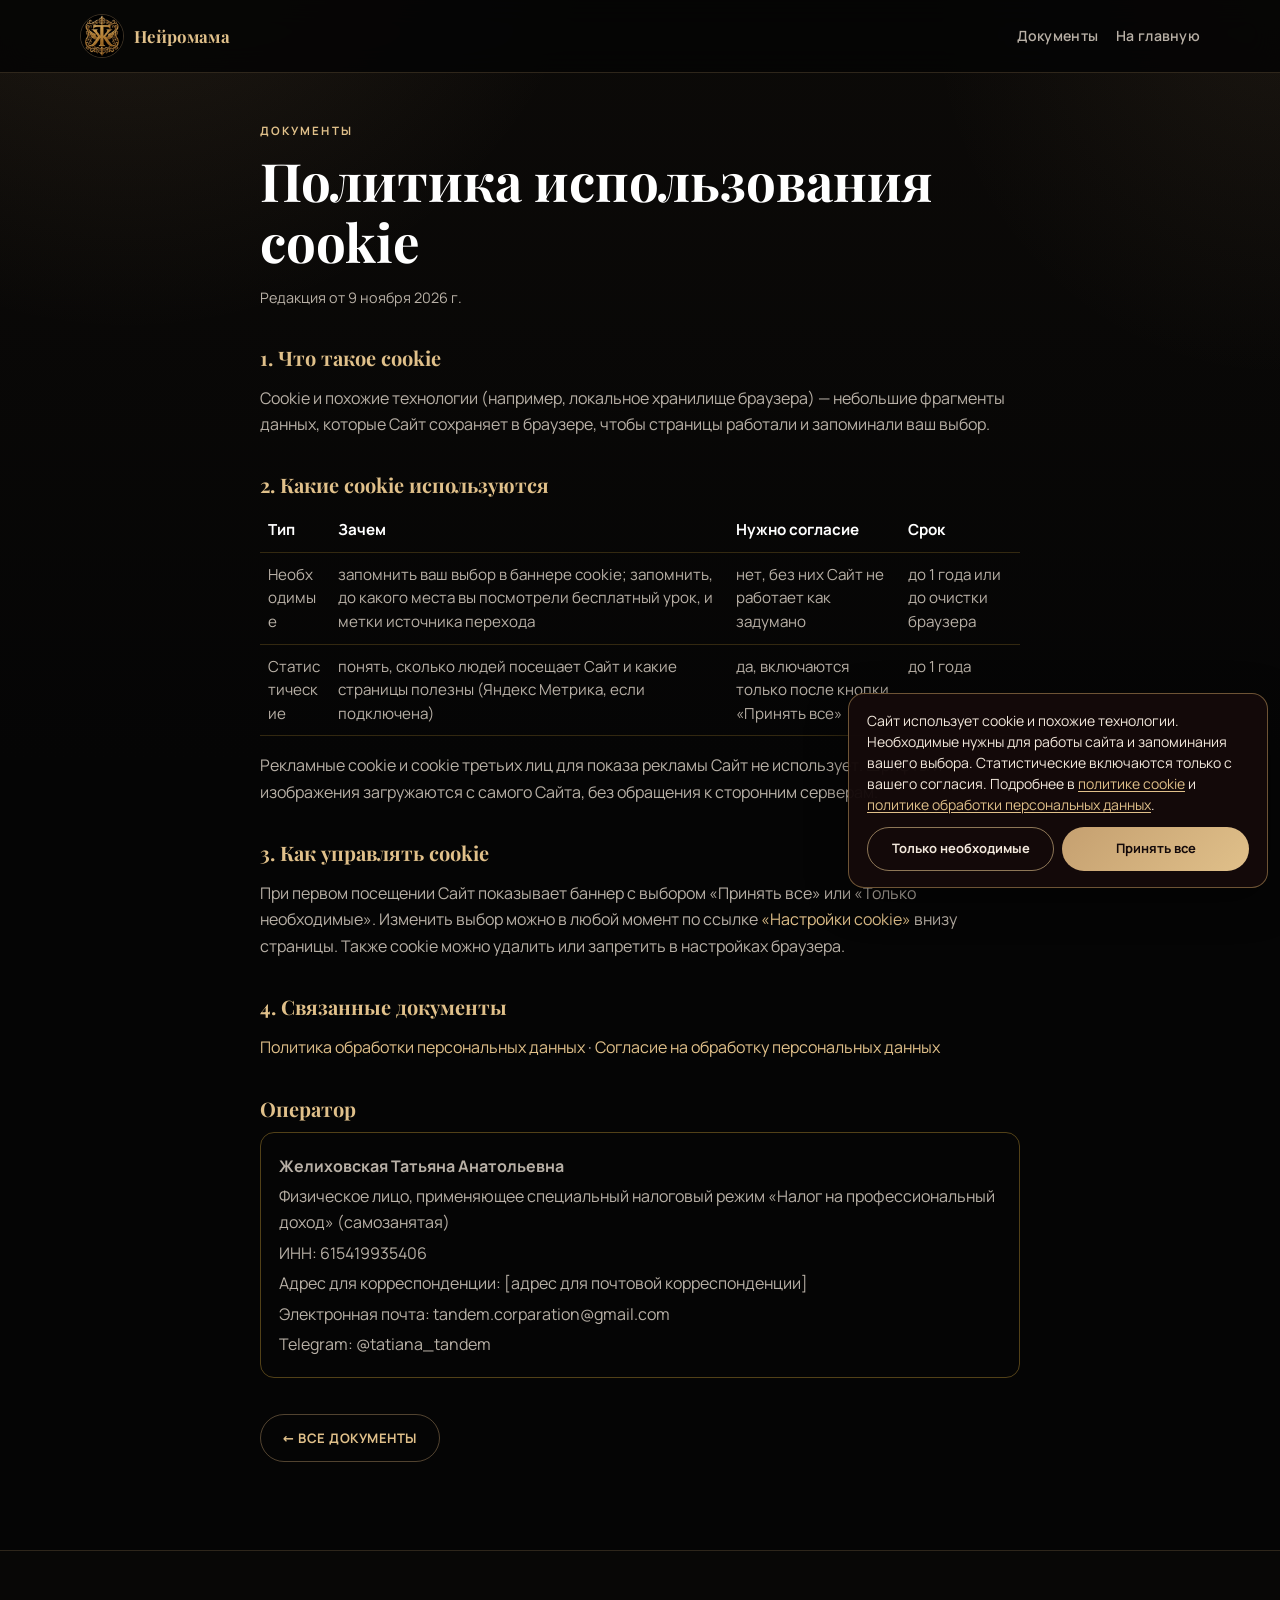
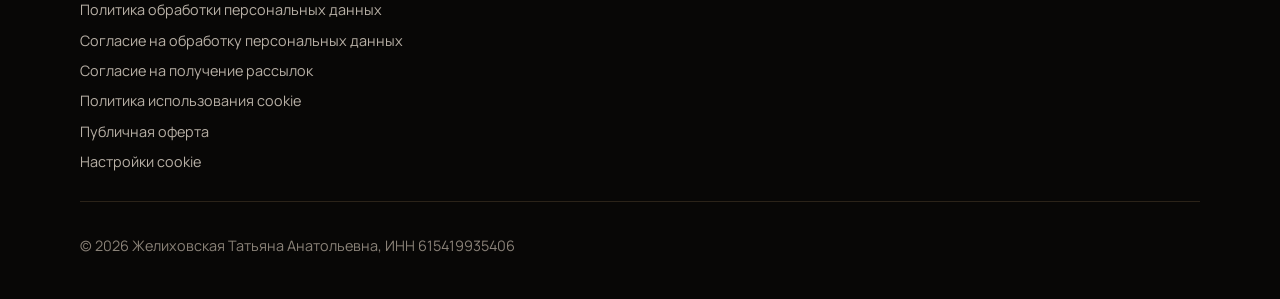
<file: cookies.html>
<!DOCTYPE html>
<html lang="ru">
<head>
  <meta charset="UTF-8" />
  <meta name="viewport" content="width=device-width, initial-scale=1" />
  <title>Политика использования cookie — Татьяна Желиховская</title>
  <meta name="description" content="Какие cookie использует сайт и как ими управлять." />
  <link rel="icon" href="assets/favicon.png" type="image/png" />
  <link rel="stylesheet" href="css/fonts.css" />
  <link rel="stylesheet" href="css/styles.css?v=blackgold2" />
  <style>
    .legal { max-width: 760px; overflow-wrap: anywhere; }
    .legal .tbl table { min-width: 520px; }
    .legal h1 { margin-bottom: 8px; }
    .legal h2 { font-size: 1.25rem; margin: 36px 0 12px; }
    .legal p, .legal li { color: var(--muted); line-height: 1.65; }
    .legal ol, .legal ul { padding-left: 1.3em; display: grid; gap: 6px; }
    .legal .ed { font-size: .9rem; margin-bottom: 24px; }
    .legal .req { border: 1px solid rgba(227,178,60,.35); border-radius: 14px; padding: 16px 18px; margin-top: 12px; }
    .legal .req p { margin: 4px 0; }
    .legal table { width: 100%; border-collapse: collapse; font-size: .95rem; }
    .legal th, .legal td { text-align: left; vertical-align: top; padding: 10px 8px; border-bottom: 1px solid rgba(227,178,60,.2); color: var(--muted); }
    .legal th { color: inherit; }
    .legal .tbl { overflow-x: auto; }
    .legal a { color: #e0c08a; }
  </style>
</head>
<body>
  <nav class="site-nav" aria-label="Навигация">
    <div class="wrap">
      <a class="brand" href="index.html">
        <img src="assets/logo.png" alt="ТЖ" width="44" height="44" />
        <span>Нейромама</span>
      </a>
      <div class="nav-links">
        <a href="dokumenty.html">Документы</a>
        <a href="index.html">На главную</a>
      </div>
    </div>
  </nav>

  <main class="wrap legal">
    <p class="eyebrow"><a href="dokumenty.html">Документы</a></p>
    <h1>Политика использования cookie</h1>
    <p class="ed">Редакция от 9 ноября 2026 г.</p>

    <h2>1. Что такое cookie</h2>
    <p>Cookie и похожие технологии (например, локальное хранилище браузера) — небольшие фрагменты данных, которые Сайт сохраняет в браузере, чтобы страницы работали и запоминали ваш выбор.</p>

    <h2>2. Какие cookie используются</h2>
    <div class="tbl">
    <table>
      <tr><th>Тип</th><th>Зачем</th><th>Нужно согласие</th><th>Срок</th></tr>
      <tr><td>Необходимые</td><td>запомнить ваш выбор в баннере cookie; запомнить, до какого места вы посмотрели бесплатный урок, и метки источника перехода</td><td>нет, без них Сайт не работает как задумано</td><td>до 1 года или до очистки браузера</td></tr>
      <tr><td>Статистические</td><td>понять, сколько людей посещает Сайт и какие страницы полезны (Яндекс Метрика, если подключена)</td><td>да, включаются только после кнопки «Принять все»</td><td>до 1 года</td></tr>
    </table>
    </div>
    <p>Рекламные cookie и cookie третьих лиц для показа рекламы Сайт не использует. Шрифты и изображения загружаются с самого Сайта, без обращения к сторонним серверам.</p>

    <h2>3. Как управлять cookie</h2>
    <p>При первом посещении Сайт показывает баннер с выбором «Принять все» или «Только необходимые». Изменить выбор можно в любой момент по ссылке <a href="#" data-cookie-settings>«Настройки cookie»</a> внизу страницы. Также cookie можно удалить или запретить в настройках браузера.</p>

    <h2>4. Связанные документы</h2>
    <p><a href="privacy.html">Политика обработки персональных данных</a> · <a href="soglasie.html">Согласие на обработку персональных данных</a></p>

    <h2>Оператор</h2>
    <div class="req">
      <p><b>Желиховская Татьяна Анатольевна</b></p>
      <p>Физическое лицо, применяющее специальный налоговый режим «Налог на профессиональный доход» (самозанятая)</p>
      <p>ИНН: 615419935406</p>
      <p>Адрес для корреспонденции: [адрес для почтовой корреспонденции]</p>
      <p>Электронная почта: tandem.corparation@gmail.com</p>
      <p>Telegram: @tatiana_tandem</p>
    </div>
    <p style="margin-top:36px"><a class="btn btn-ghost" href="dokumenty.html">← Все документы</a></p>
  </main>

  <footer class="site-footer">
    <div class="wrap">
      <div class="footer-grid">
        <div class="footer-links">
          <a href="privacy.html">Политика обработки персональных данных</a>
          <a href="soglasie.html">Согласие на обработку персональных данных</a>
          <a href="soglasie-rassylka.html">Согласие на получение рассылок</a>
          <a href="cookies.html">Политика использования cookie</a>
          <a href="oferta.html">Публичная оферта</a>
          <a href="#" data-cookie-settings>Настройки cookie</a>
        </div>
      </div>
      <div class="footer-bottom">
        <p>© 2026 Желиховская Татьяна Анатольевна, ИНН 615419935406</p>
      </div>
    </div>
  </footer>
  <script src="js/consent.js" defer></script>
</body>
</html>
</file>
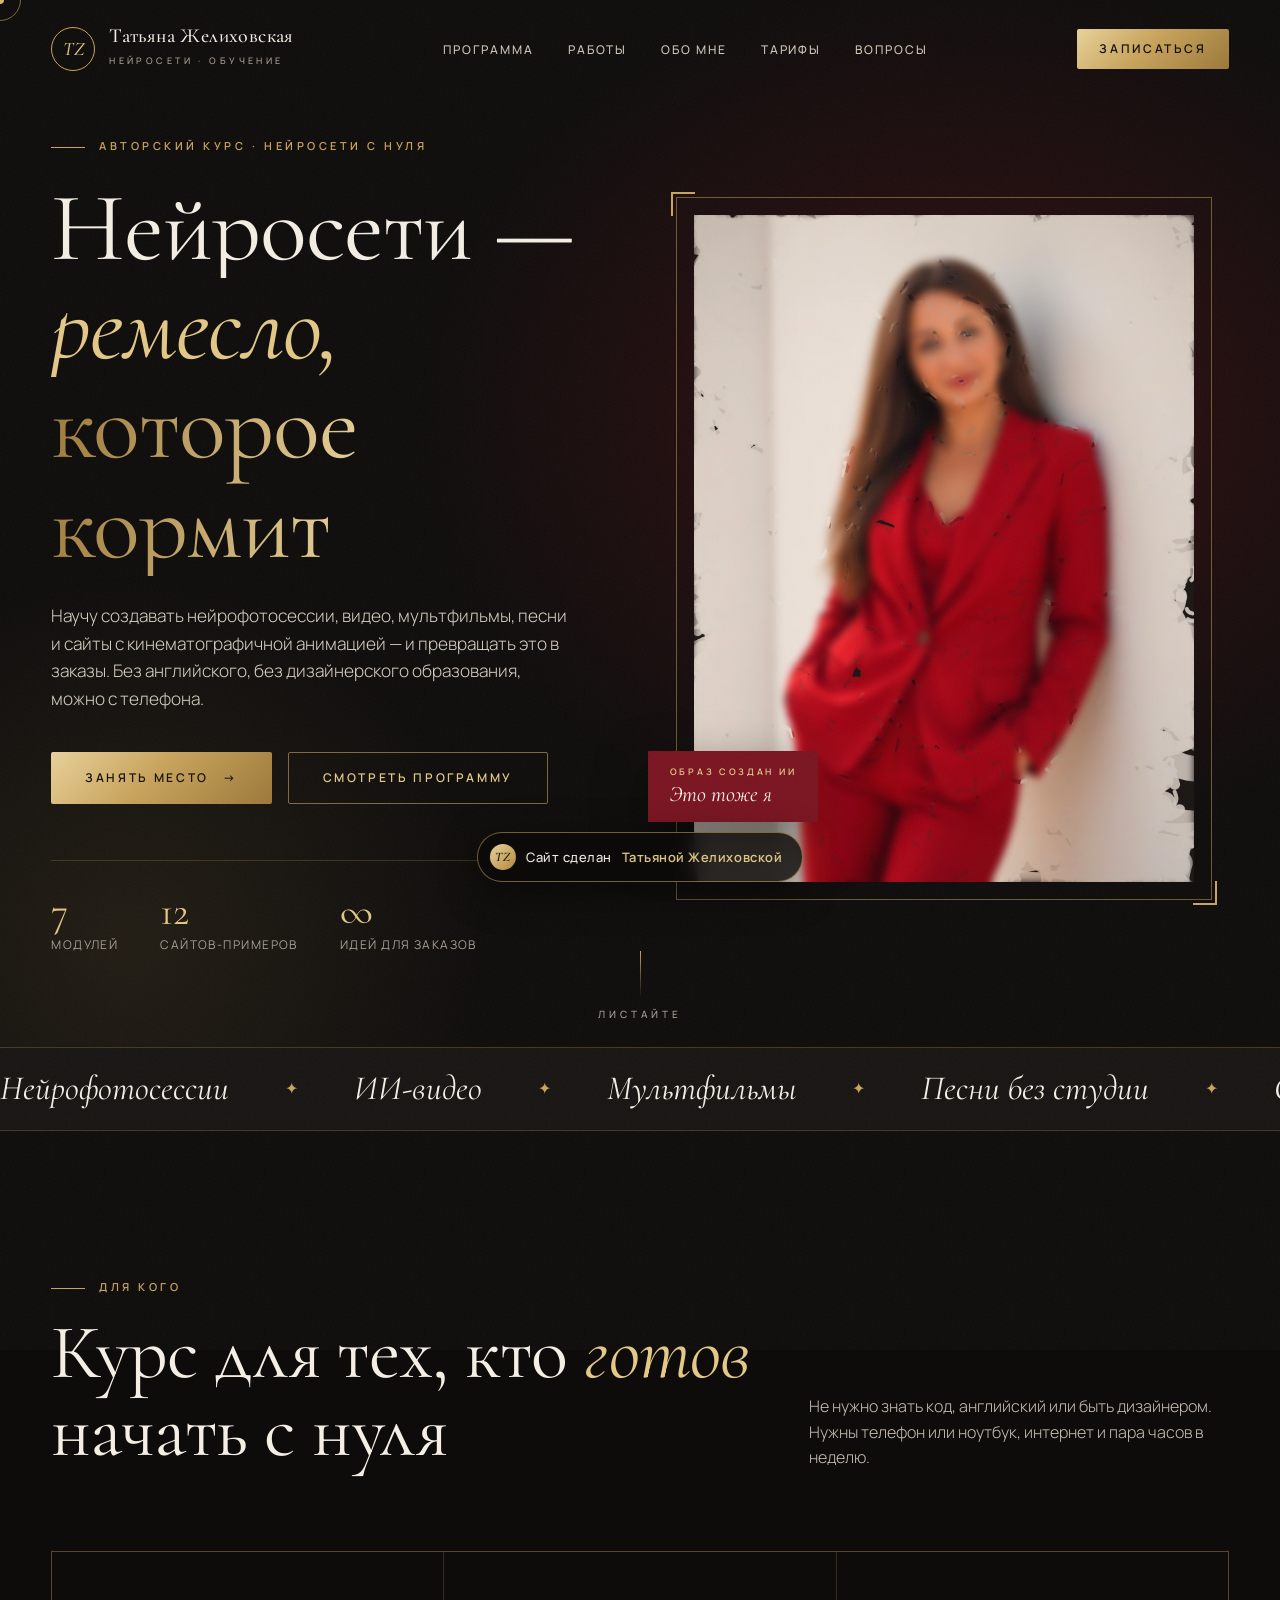
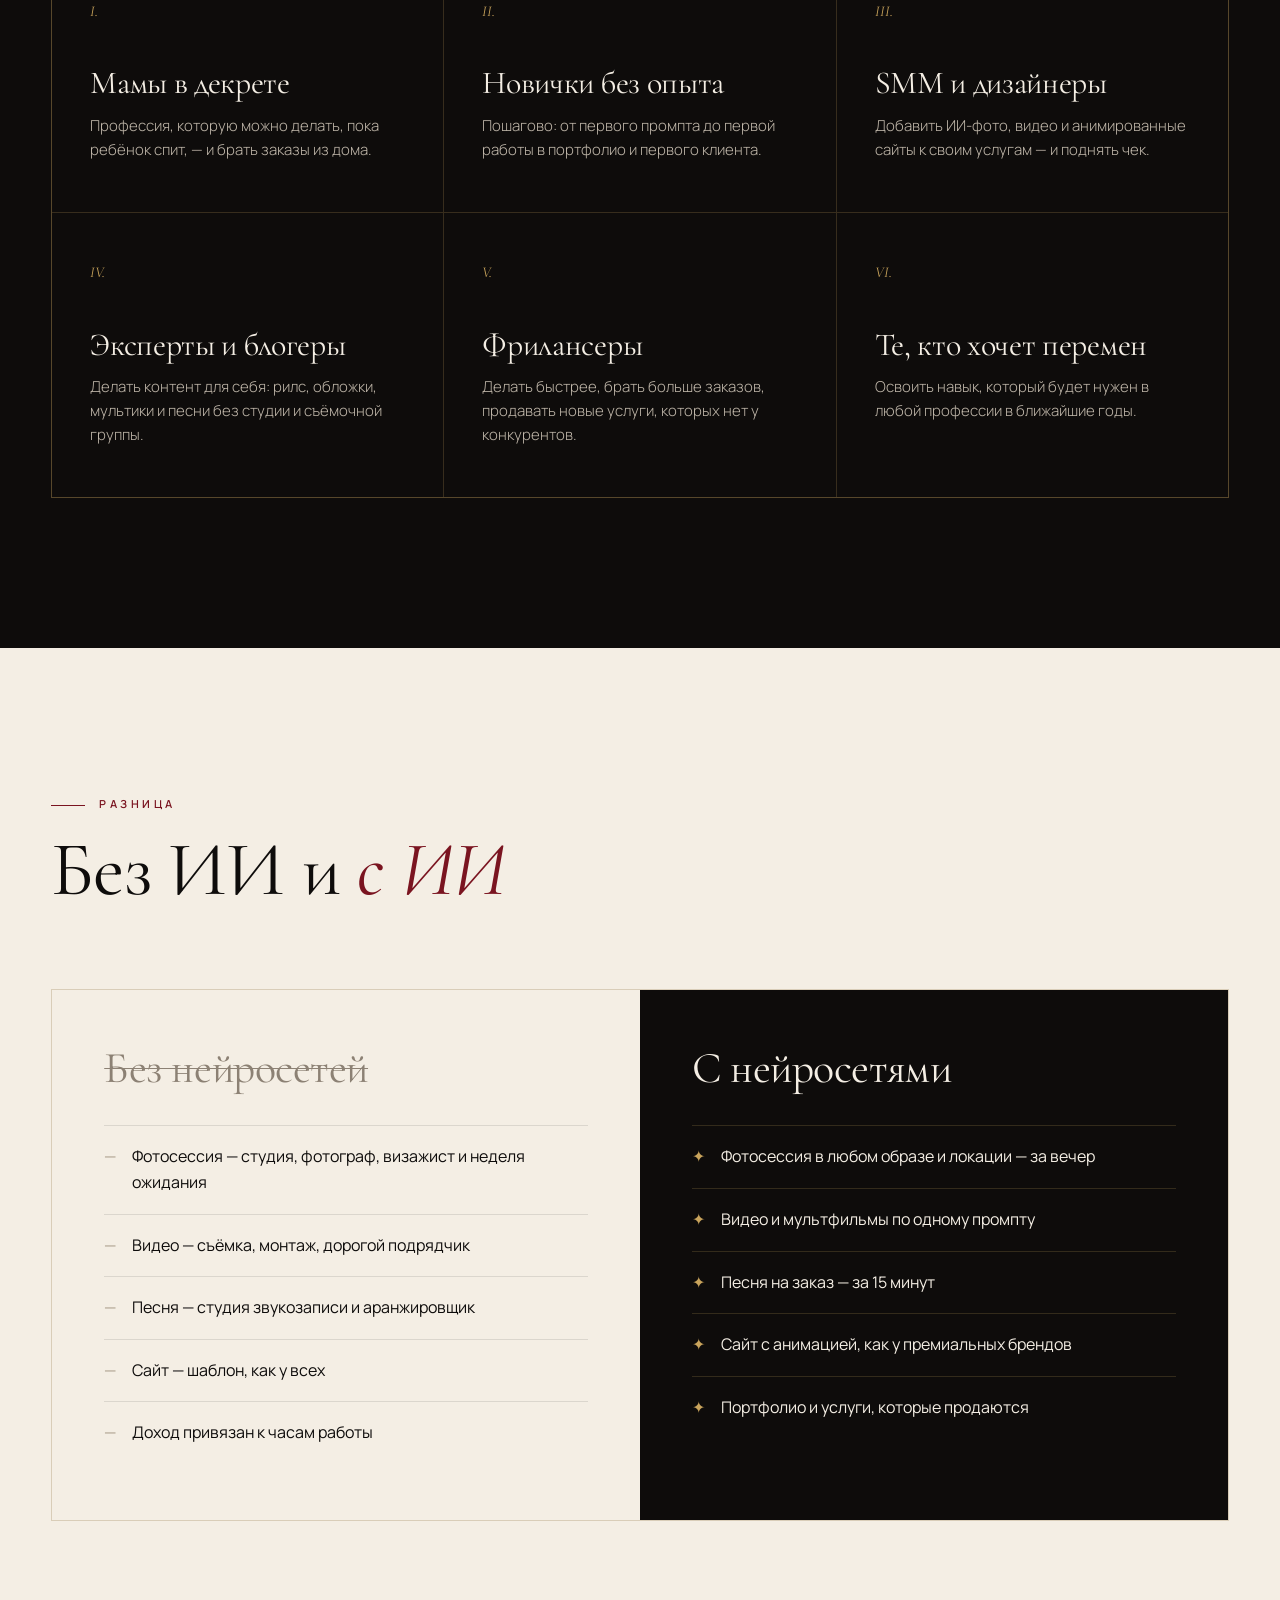
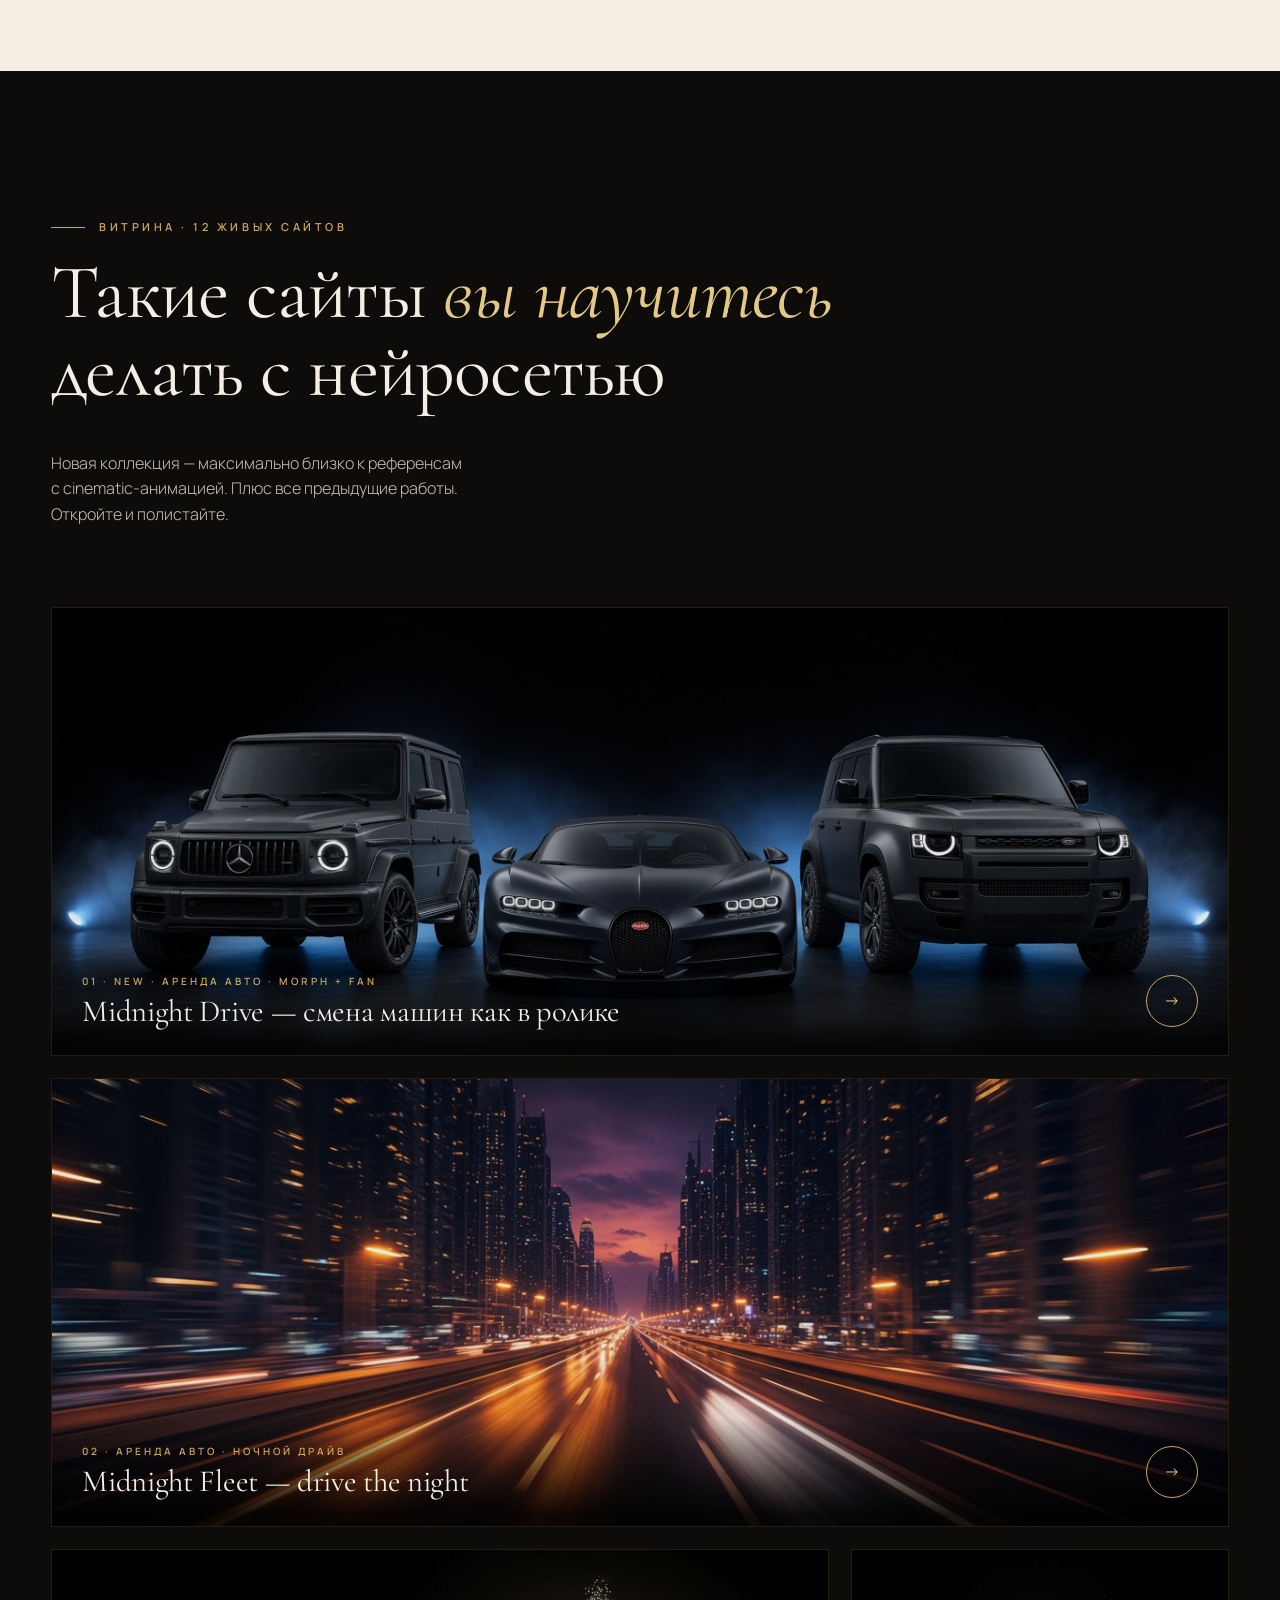
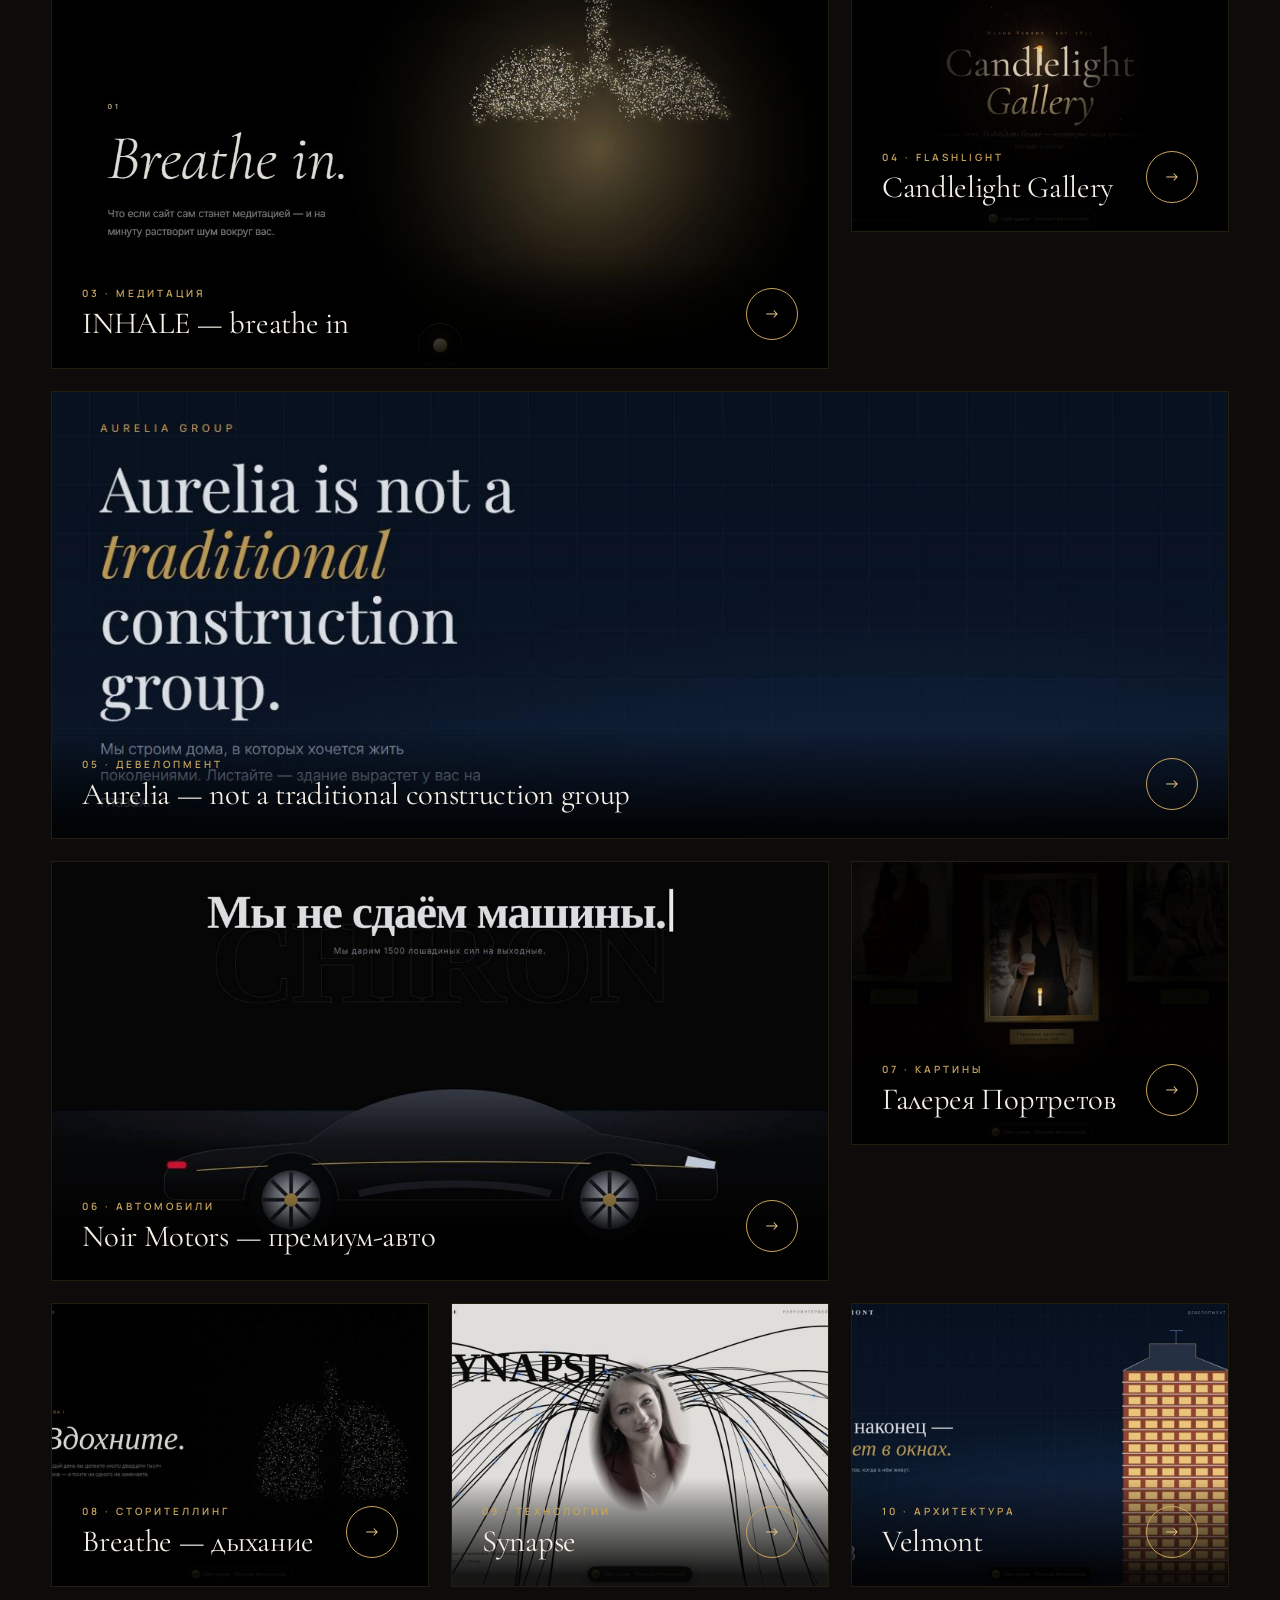
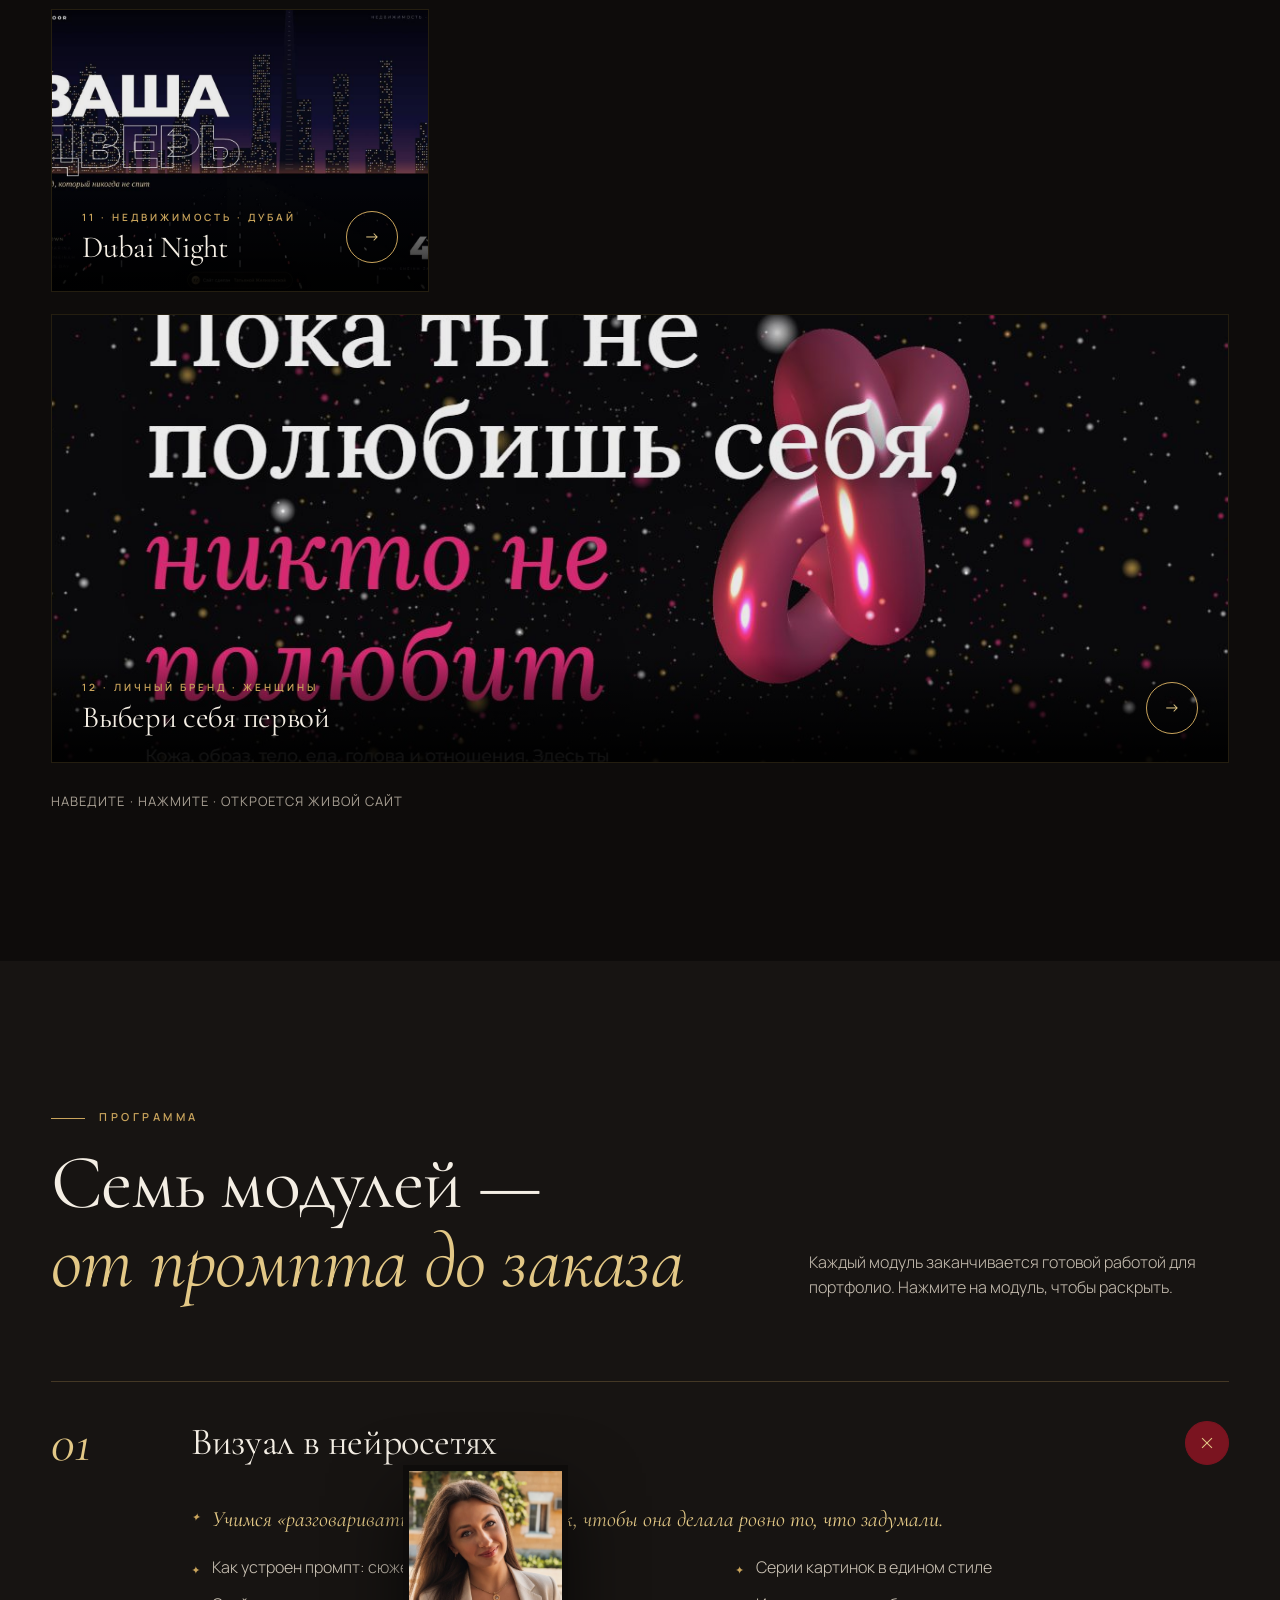
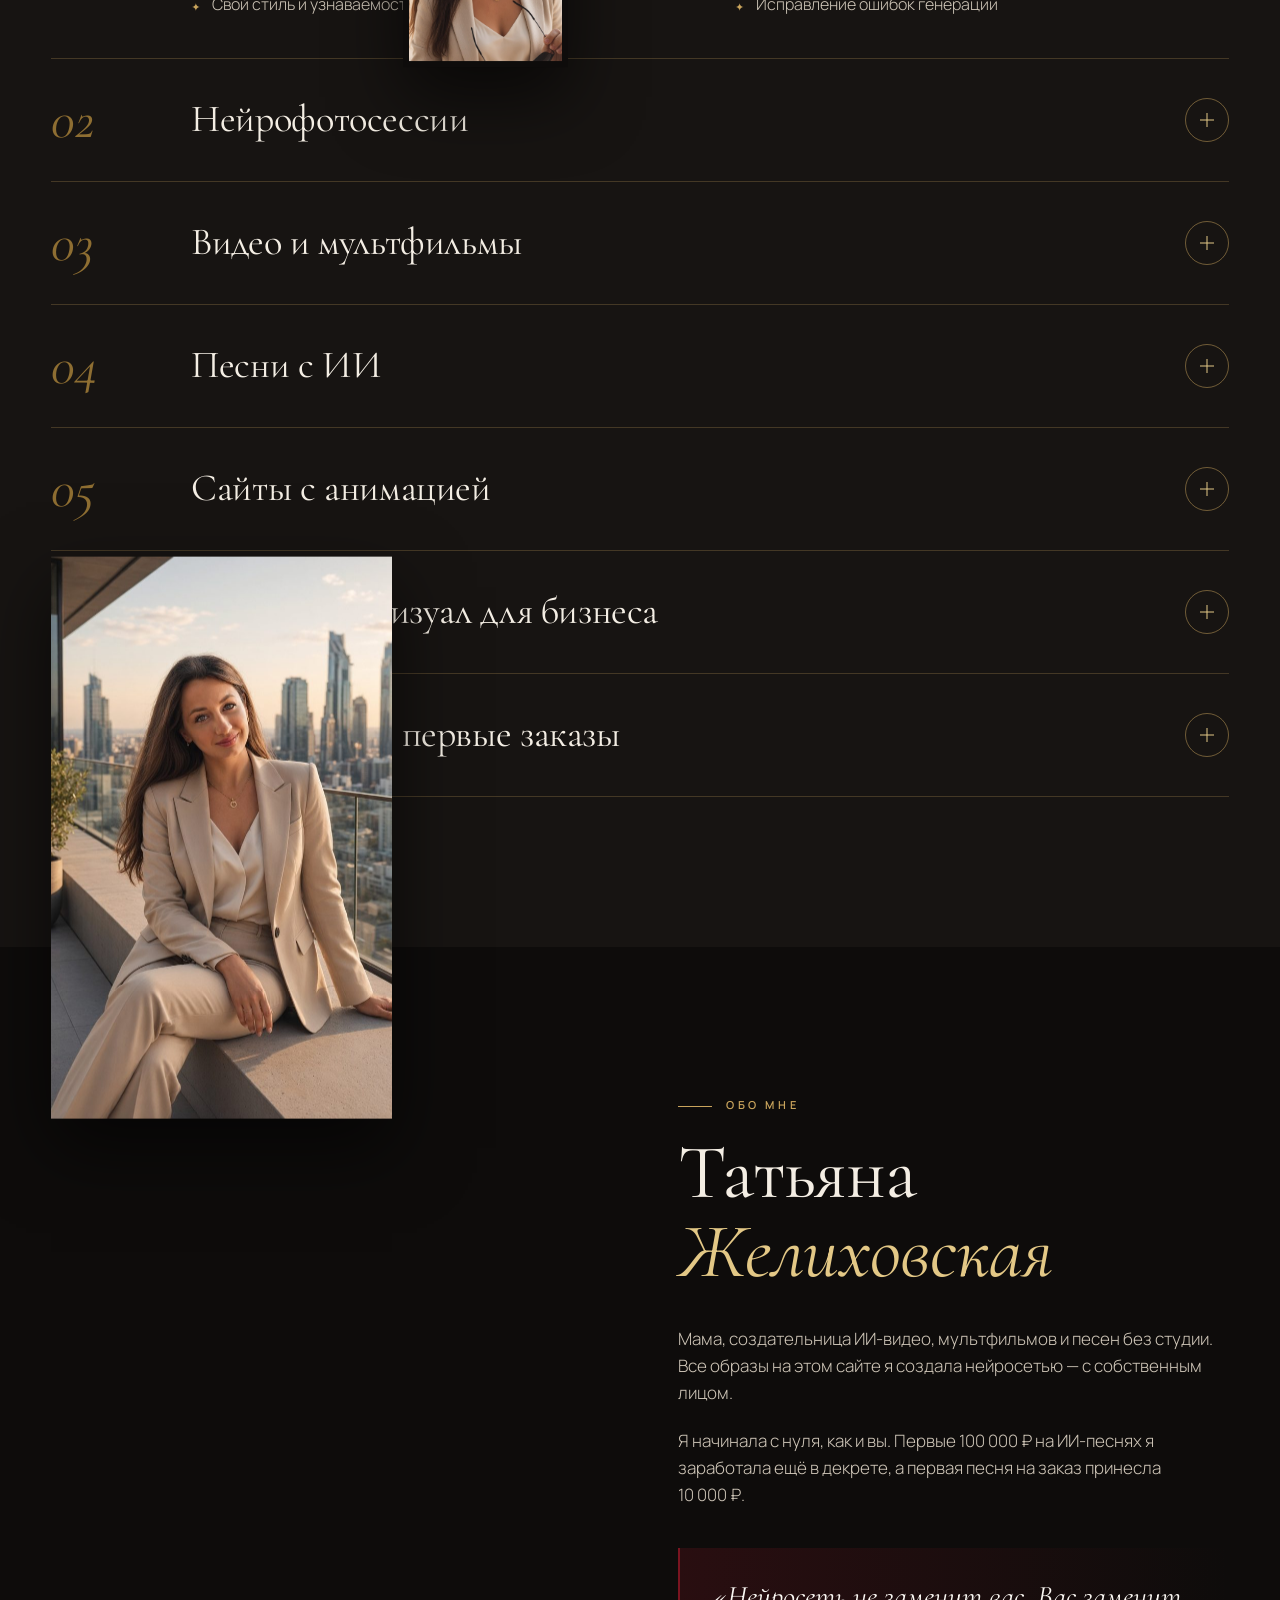
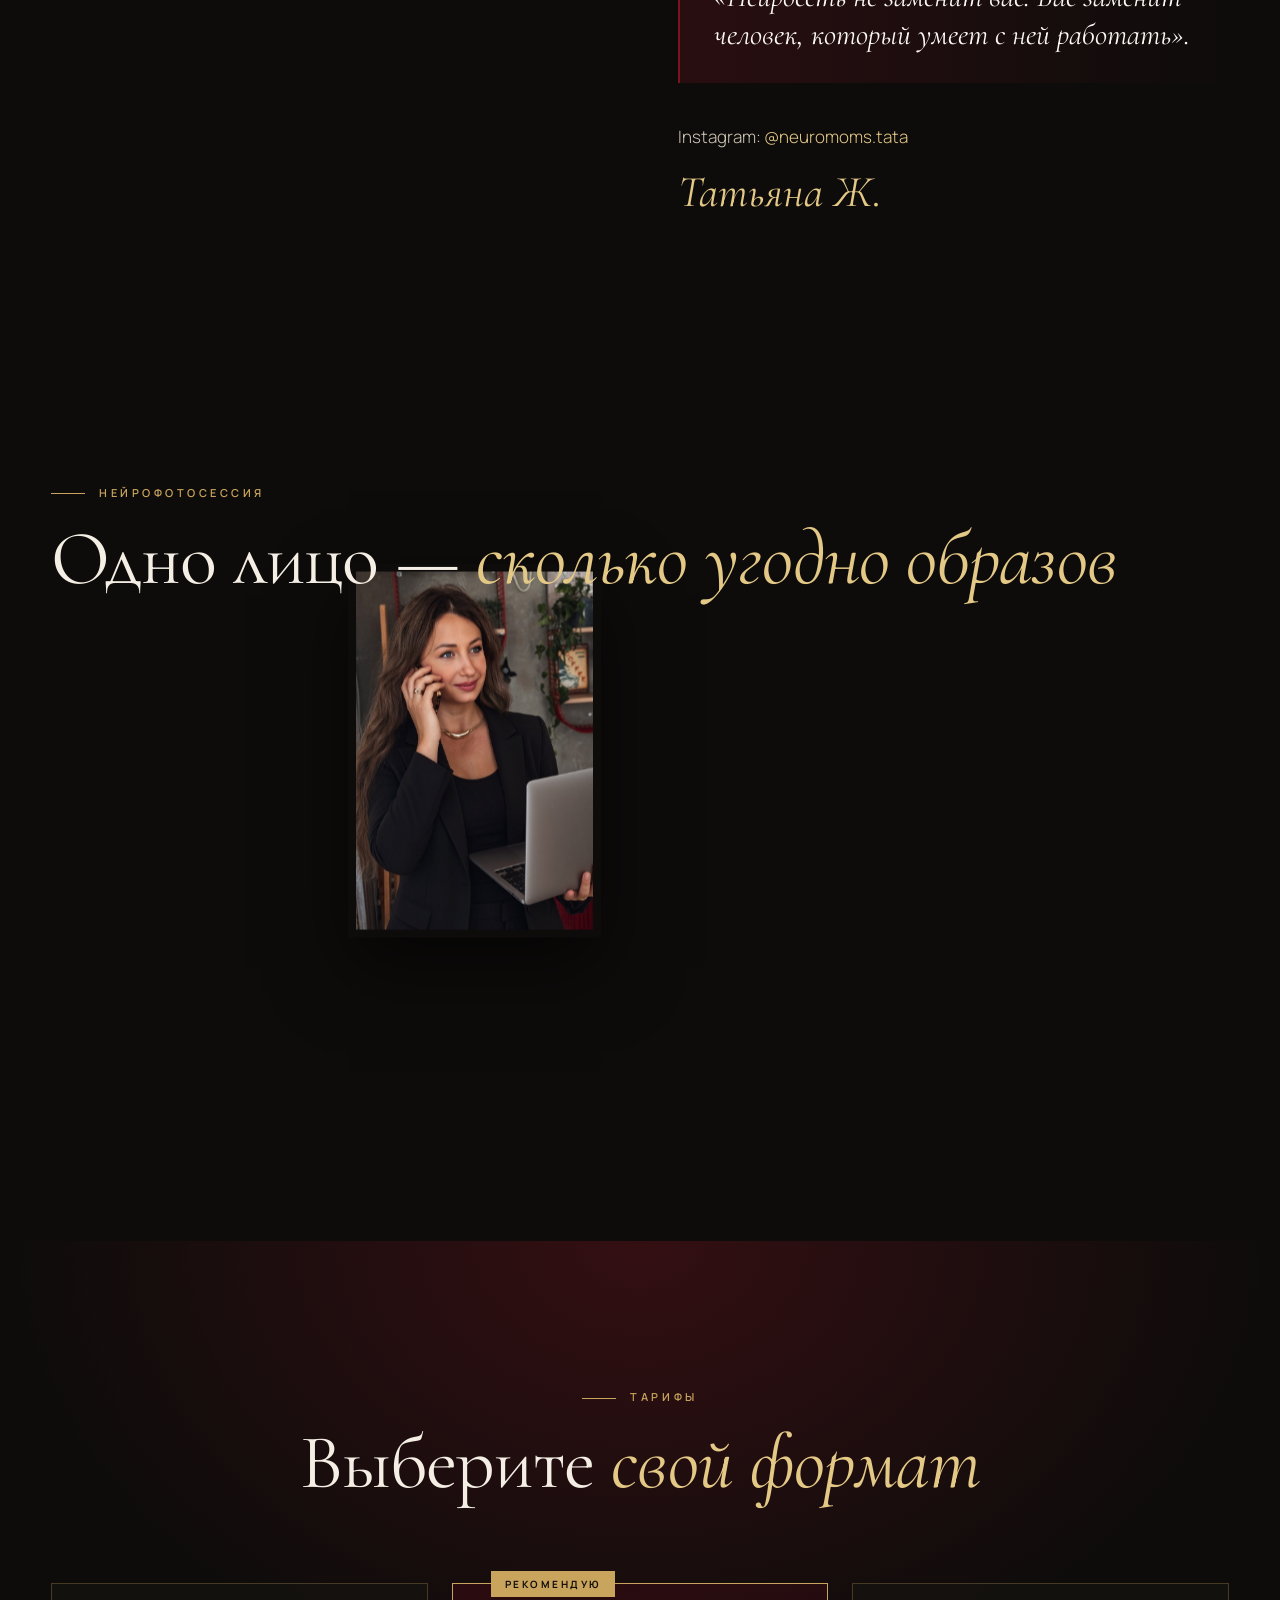
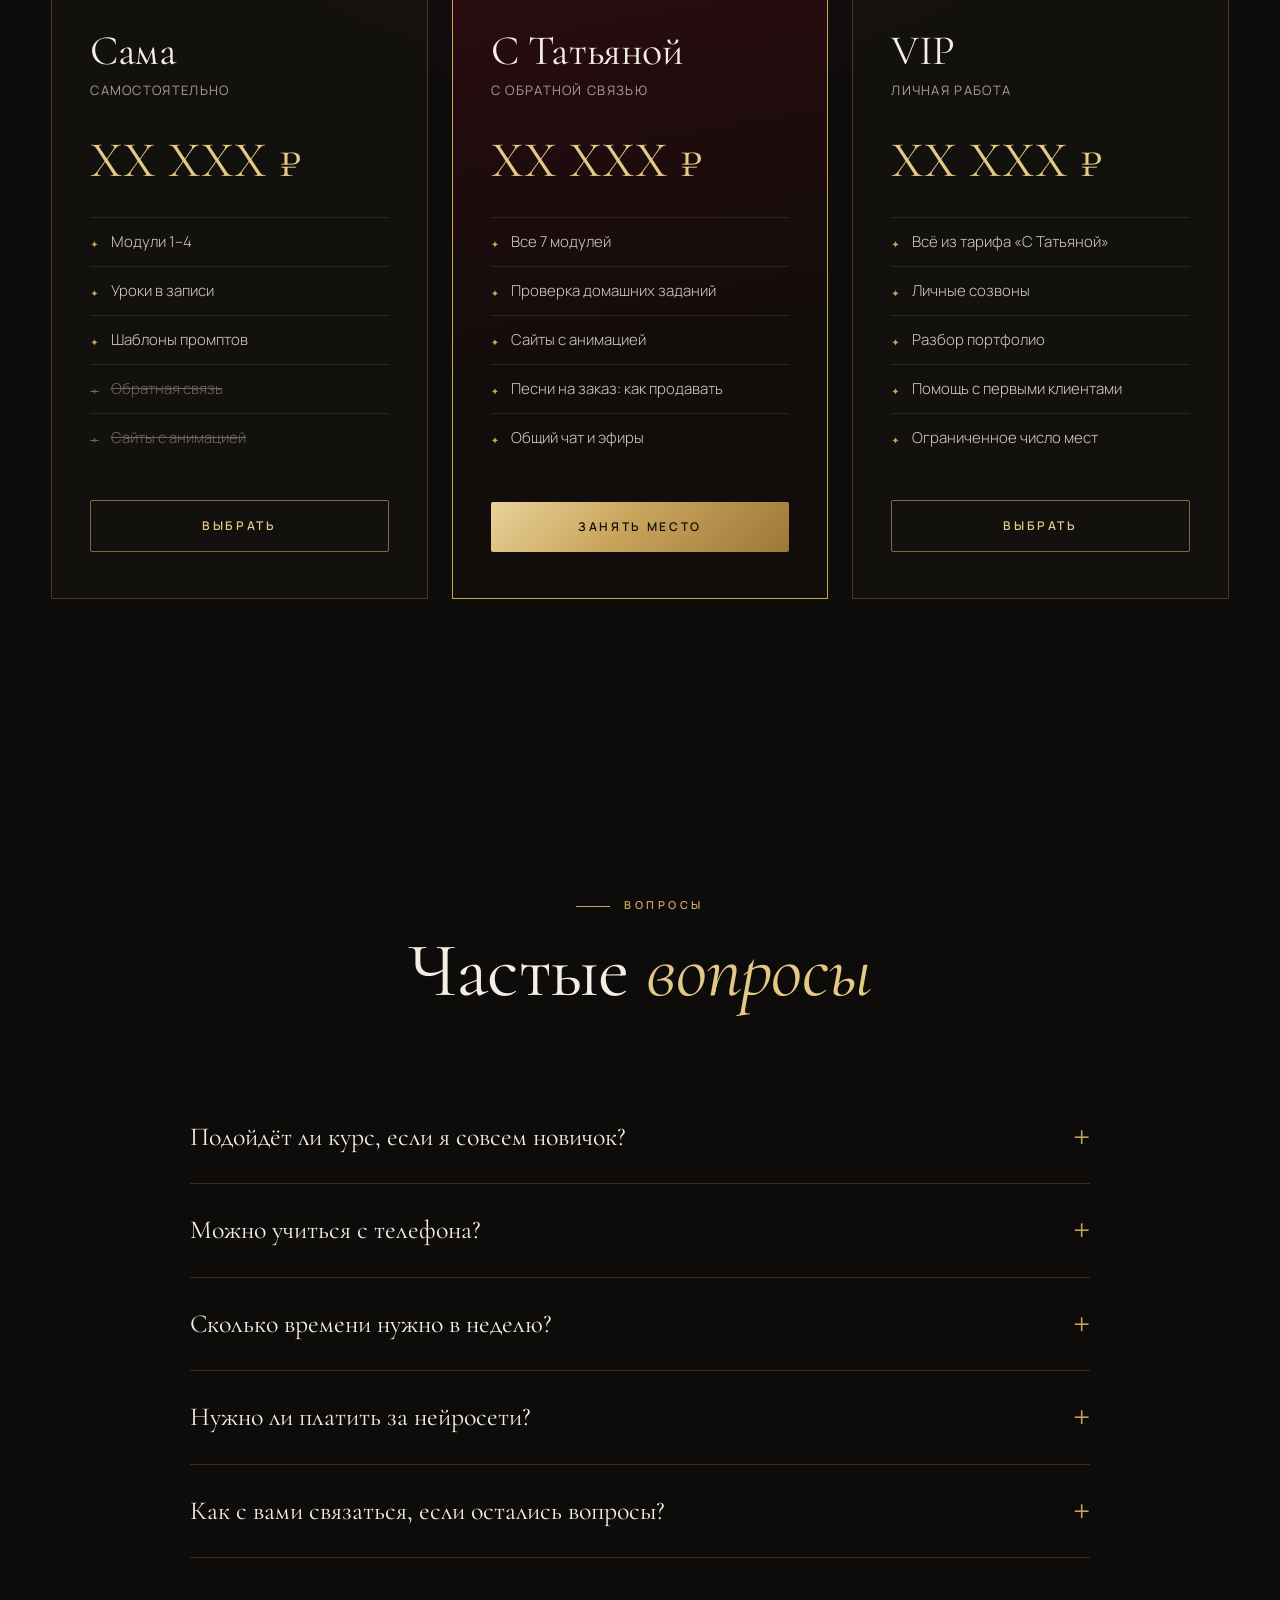
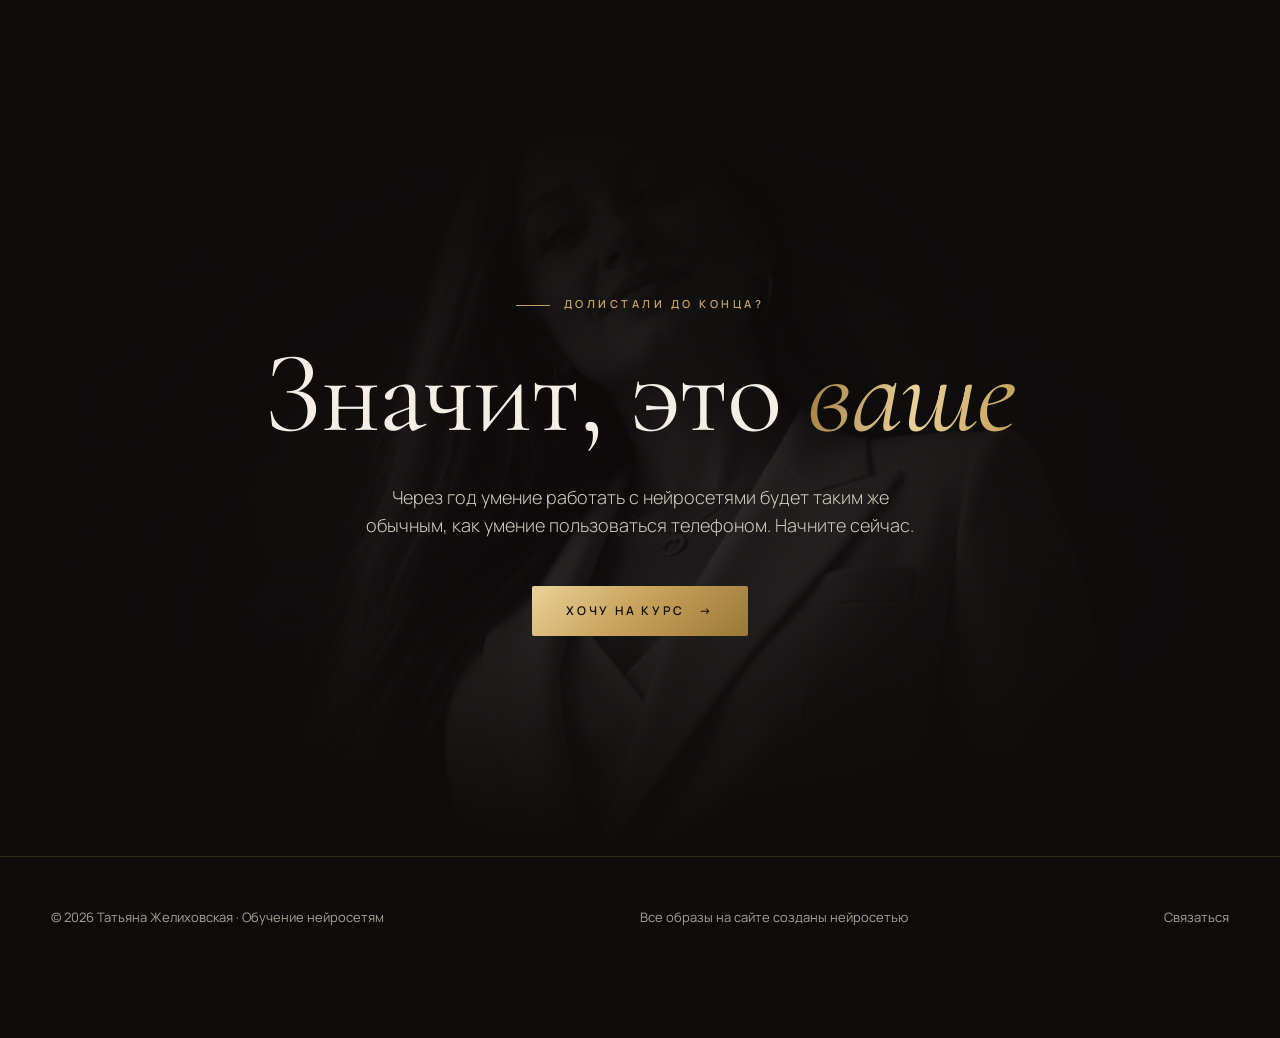
<file: courses.html>
﻿<!DOCTYPE html>
<html lang="ru">
<head>
  <meta charset="UTF-8" />
  <meta name="viewport" content="width=device-width, initial-scale=1" />
  <title>Курсы — Татьяна Желиховская</title>
  <meta name="description" content="Мини-курсы Татьяны Желиховской: песни, мультики, фото, рилс и сайты." />
  <meta http-equiv="refresh" content="0; url=index.html#courses" />
  <link rel="canonical" href="https://tatianaanatolievnadta-ops.github.io/TatianaZhelihovskaya/index.html#courses" />
  <script>location.replace("index.html#courses");</script>
</head>
<body>
  <p style="font-family:system-ui;padding:24px">Переход к мини-курсам… <a href="index.html#courses">Открыть</a></p>
  <script src="js/consent.js" defer></script>

</body>
</html>
</file>
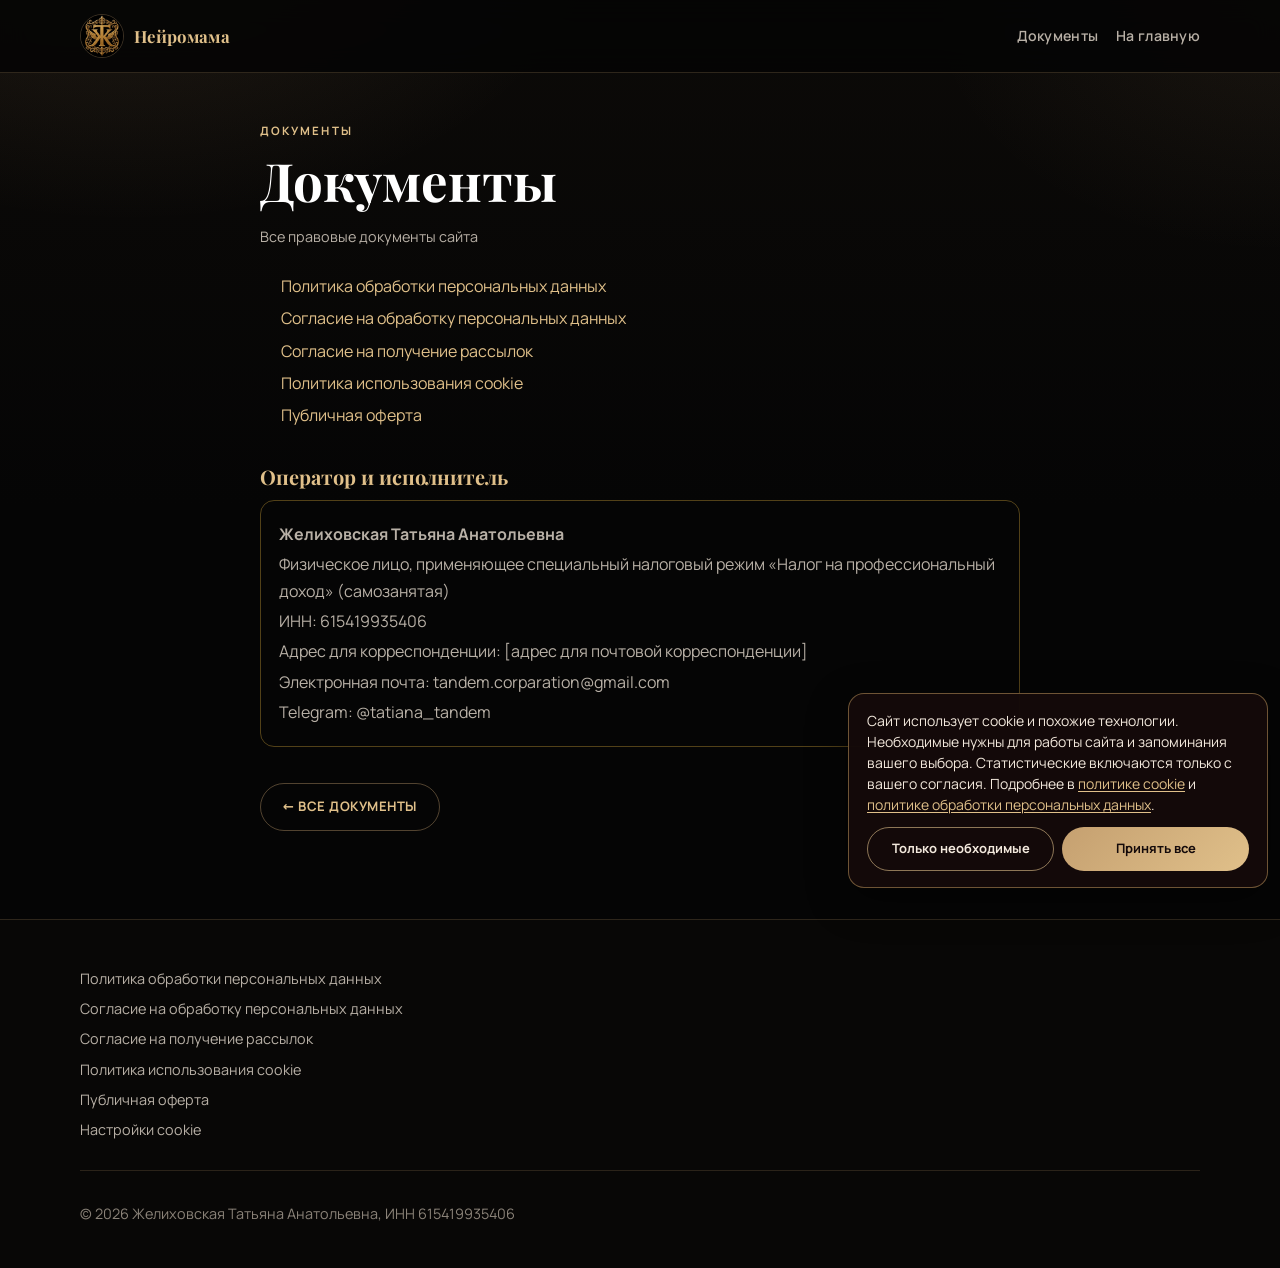
<file: dokumenty.html>
<!DOCTYPE html>
<html lang="ru">
<head>
  <meta charset="UTF-8" />
  <meta name="viewport" content="width=device-width, initial-scale=1" />
  <title>Документы — Татьяна Желиховская</title>
  <meta name="description" content="Правовые документы сайта Татьяны Желиховской." />
  <link rel="icon" href="assets/favicon.png" type="image/png" />
  <link rel="stylesheet" href="css/fonts.css" />
  <link rel="stylesheet" href="css/styles.css?v=blackgold2" />
  <style>
    .legal { max-width: 760px; overflow-wrap: anywhere; }
    .legal .tbl table { min-width: 520px; }
    .legal h1 { margin-bottom: 8px; }
    .legal h2 { font-size: 1.25rem; margin: 36px 0 12px; }
    .legal p, .legal li { color: var(--muted); line-height: 1.65; }
    .legal ol, .legal ul { padding-left: 1.3em; display: grid; gap: 6px; }
    .legal .ed { font-size: .9rem; margin-bottom: 24px; }
    .legal .req { border: 1px solid rgba(227,178,60,.35); border-radius: 14px; padding: 16px 18px; margin-top: 12px; }
    .legal .req p { margin: 4px 0; }
    .legal table { width: 100%; border-collapse: collapse; font-size: .95rem; }
    .legal th, .legal td { text-align: left; vertical-align: top; padding: 10px 8px; border-bottom: 1px solid rgba(227,178,60,.2); color: var(--muted); }
    .legal th { color: inherit; }
    .legal .tbl { overflow-x: auto; }
    .legal a { color: #e0c08a; }
  </style>
</head>
<body>
  <nav class="site-nav" aria-label="Навигация">
    <div class="wrap">
      <a class="brand" href="index.html">
        <img src="assets/logo.png" alt="ТЖ" width="44" height="44" />
        <span>Нейромама</span>
      </a>
      <div class="nav-links">
        <a href="dokumenty.html">Документы</a>
        <a href="index.html">На главную</a>
      </div>
    </div>
  </nav>

  <main class="wrap legal">
    <p class="eyebrow"><a href="dokumenty.html">Документы</a></p>
    <h1>Документы</h1>
    <p class="ed">Все правовые документы сайта</p>
    <ul>
      <li><a href="privacy.html">Политика обработки персональных данных</a></li>
      <li><a href="soglasie.html">Согласие на обработку персональных данных</a></li>
      <li><a href="soglasie-rassylka.html">Согласие на получение рассылок</a></li>
      <li><a href="cookies.html">Политика использования cookie</a></li>
      <li><a href="oferta.html">Публичная оферта</a></li>
    </ul>
    <h2>Оператор и исполнитель</h2>
    <div class="req">
      <p><b>Желиховская Татьяна Анатольевна</b></p>
      <p>Физическое лицо, применяющее специальный налоговый режим «Налог на профессиональный доход» (самозанятая)</p>
      <p>ИНН: 615419935406</p>
      <p>Адрес для корреспонденции: [адрес для почтовой корреспонденции]</p>
      <p>Электронная почта: tandem.corparation@gmail.com</p>
      <p>Telegram: @tatiana_tandem</p>
    </div>
    <p style="margin-top:36px"><a class="btn btn-ghost" href="dokumenty.html">← Все документы</a></p>
  </main>

  <footer class="site-footer">
    <div class="wrap">
      <div class="footer-grid">
        <div class="footer-links">
          <a href="privacy.html">Политика обработки персональных данных</a>
          <a href="soglasie.html">Согласие на обработку персональных данных</a>
          <a href="soglasie-rassylka.html">Согласие на получение рассылок</a>
          <a href="cookies.html">Политика использования cookie</a>
          <a href="oferta.html">Публичная оферта</a>
          <a href="#" data-cookie-settings>Настройки cookie</a>
        </div>
      </div>
      <div class="footer-bottom">
        <p>© 2026 Желиховская Татьяна Анатольевна, ИНН 615419935406</p>
      </div>
    </div>
  </footer>
  <script src="js/consent.js" defer></script>
</body>
</html>
</file>
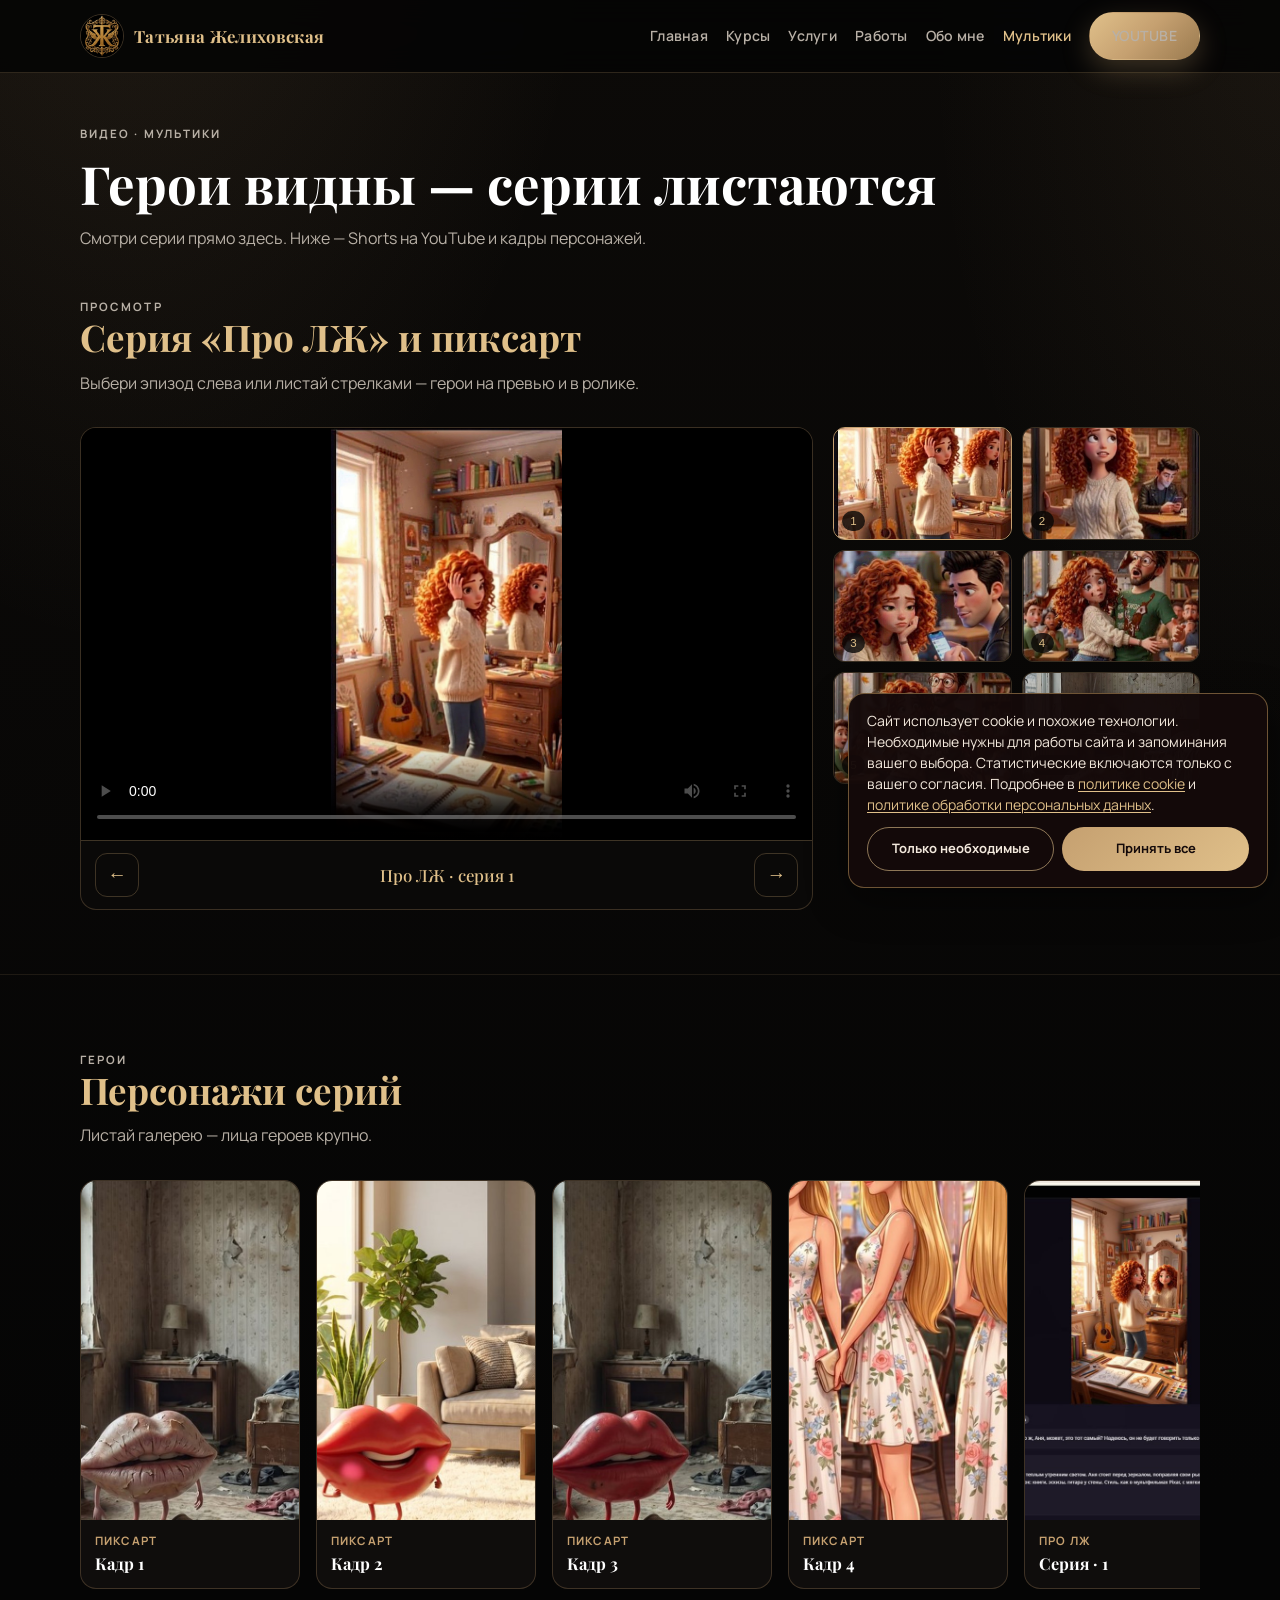
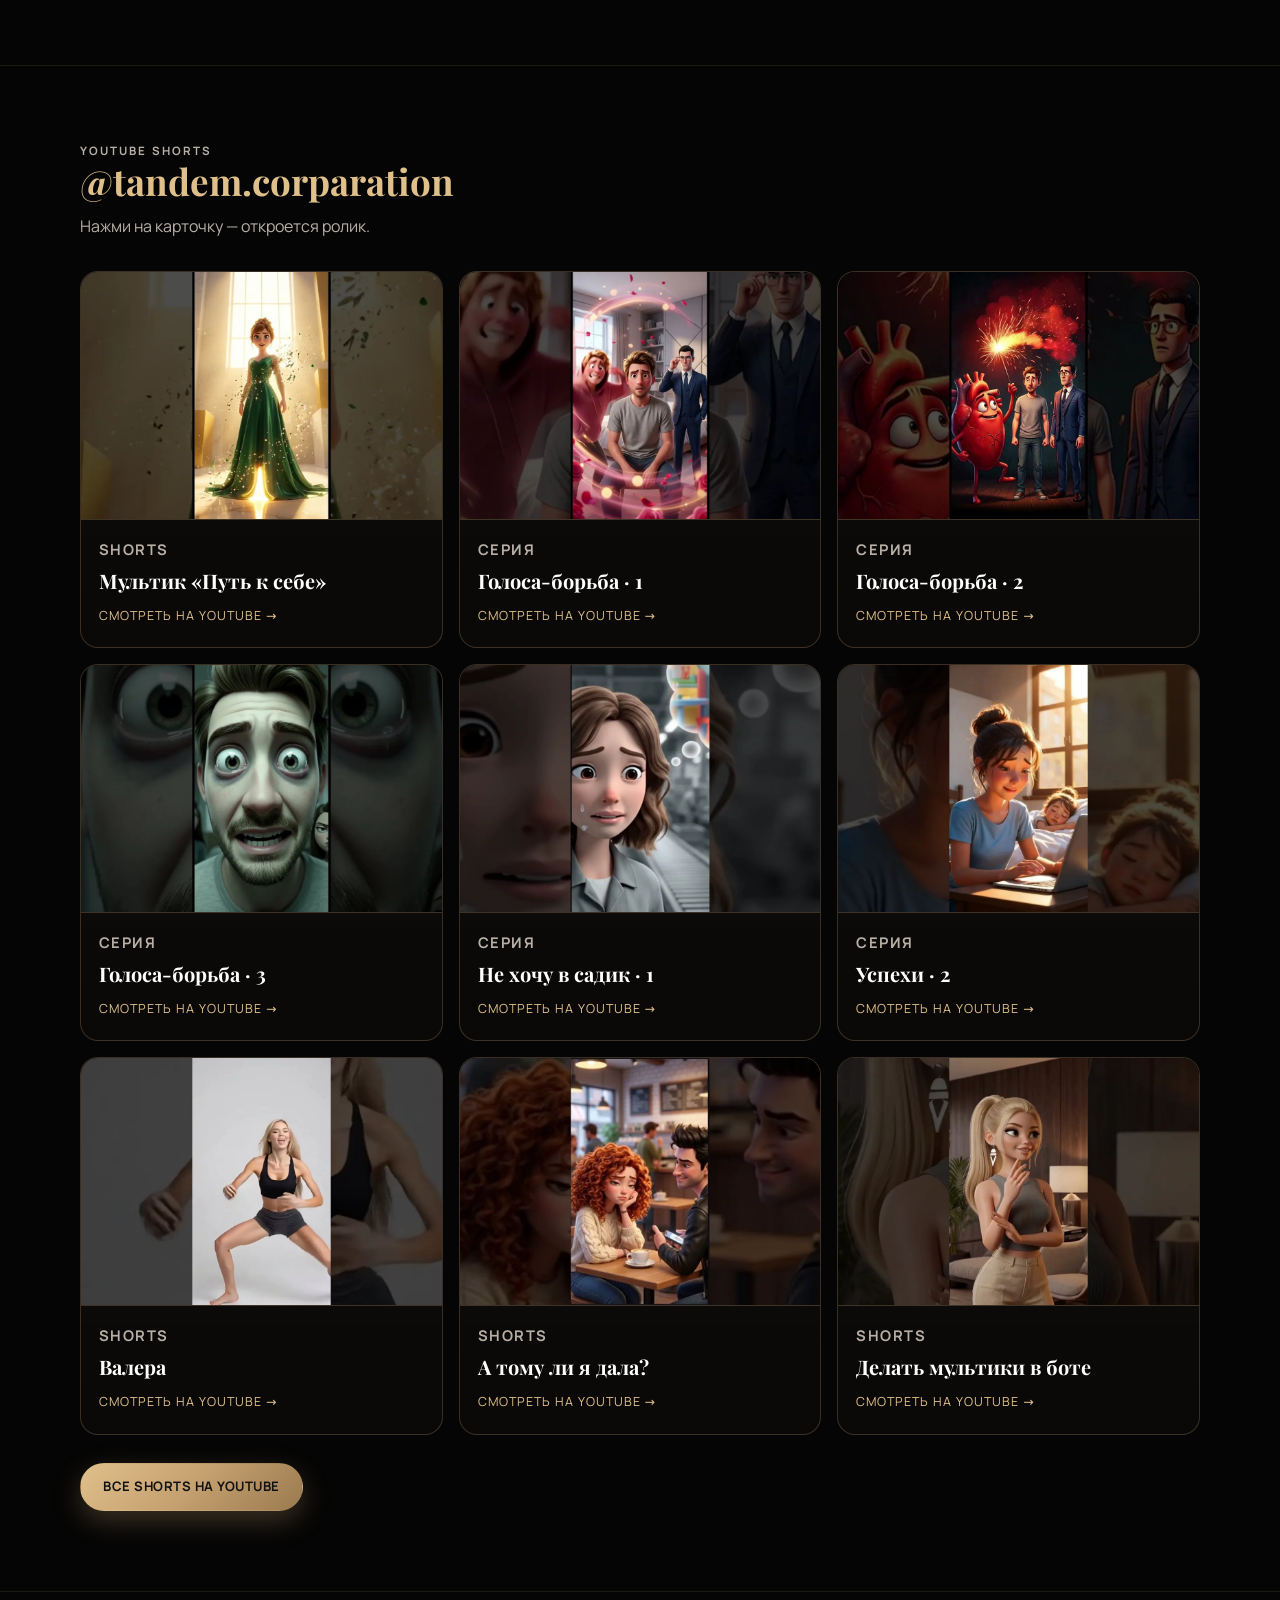
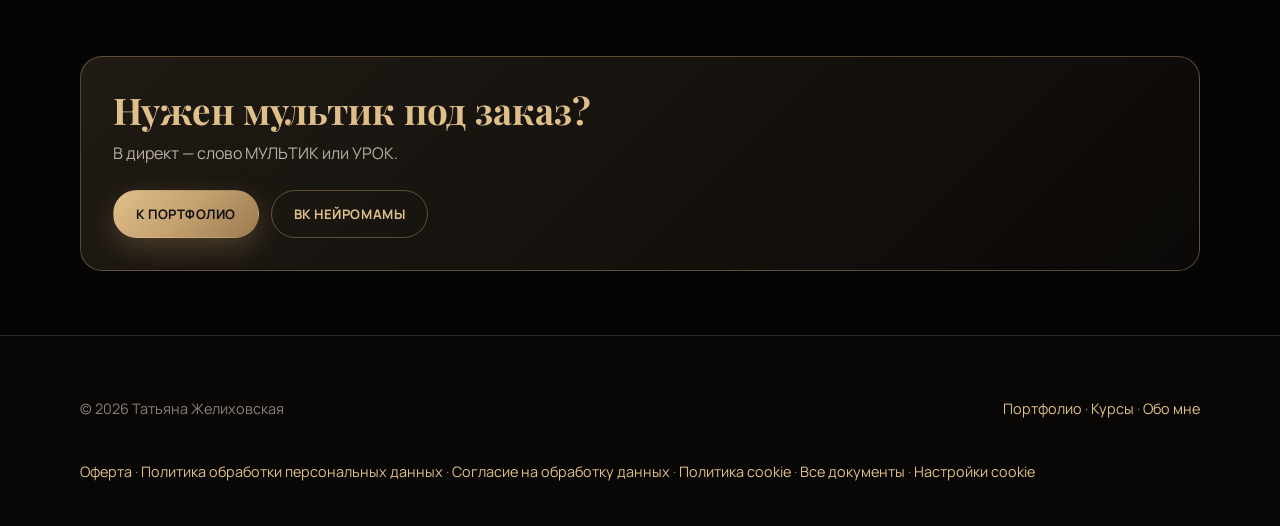
<file: multiki.html>
﻿<!DOCTYPE html>
<html lang="ru">
<head>
  <meta charset="UTF-8" />
  <meta name="viewport" content="width=device-width, initial-scale=1" />
  <title>Мультики — Татьяна Желиховская</title>
  <meta name="description" content="Мультики и короткие ролики: герои серий, просмотр на месте, YouTube Shorts @tandem.corparation." />
  <link rel="icon" href="assets/favicon.png" type="image/png" />
  <link rel="stylesheet" href="css/fonts.css" />
  <link rel="stylesheet" href="css/styles.css?v=blackgold2" />
</head>
<body>
  <nav class="site-nav" aria-label="Главная навигация">
    <div class="wrap">
      <a class="brand" href="index.html">
        <img src="assets/logo.png" alt="ТЖ" width="44" height="44" />
        <span>Татьяна Желиховская</span>
      </a>
      <button class="nav-toggle" type="button" aria-label="Меню" aria-expanded="false">
        <span></span><span></span><span></span>
      </button>
      <div class="nav-links">
        <a href="index.html">Главная</a>
        <a href="index.html#courses">Курсы</a>
        <a href="portfolio.html">Услуги</a>
        <a href="works.html">Работы</a>
        <a href="about.html">Обо мне</a>
        <a href="multiki.html" aria-current="page">Мультики</a>
        <a class="btn btn-gold" href="https://www.youtube.com/@tandem.corparation/shorts" target="_blank" rel="noopener">YouTube</a>
      </div>
    </div>
  </nav>

  <header class="page-hero wrap">
    <p class="eyebrow">Видео · мультики</p>
    <h1>Герои видны — серии листаются</h1>
    <p>Смотри серии прямо здесь. Ниже — Shorts на YouTube и кадры персонажей.</p>
  </header>

  <section id="viewer" style="padding-top:8px;border-top:none">
    <div class="wrap">
      <div class="section-head">
        <p class="eyebrow">Просмотр</p>
        <h2>Серия «Про ЛЖ» и пиксарт</h2>
        <p>Выбери эпизод слева или листай стрелками — герои на превью и в ролике.</p>
      </div>

      <div class="viewer" id="multiki-viewer" data-viewer>
        <div class="viewer-stage">
          <video id="viewer-video" class="viewer-video" controls playsinline preload="metadata"
            poster="assets/portfolio/multiki/hero-lj-1.jpg"
            src="assets/portfolio/multiki/lj-1.mp4"></video>
          <div class="viewer-nav">
            <button type="button" class="viewer-btn" data-prev aria-label="Предыдущий">←</button>
            <p class="viewer-caption" id="viewer-caption">Про ЛЖ · серия 1</p>
            <button type="button" class="viewer-btn" data-next aria-label="Следующий">→</button>
          </div>
        </div>
        <div class="viewer-thumbs" role="list">
          <button type="button" class="viewer-thumb is-active" role="listitem" data-src="assets/portfolio/multiki/lj-1.mp4" data-poster="assets/portfolio/multiki/hero-lj-1.jpg" data-title="Про ЛЖ · серия 1">
            <img src="assets/portfolio/multiki/hero-lj-1.jpg" alt="Герой серии 1" width="320" height="180" />
            <span>1</span>
          </button>
          <button type="button" class="viewer-thumb" role="listitem" data-src="assets/portfolio/multiki/lj-2.mp4" data-poster="assets/portfolio/multiki/hero-lj-2.jpg" data-title="Про ЛЖ · серия 2">
            <img src="assets/portfolio/multiki/hero-lj-2.jpg" alt="Герой серии 2" width="320" height="180" />
            <span>2</span>
          </button>
          <button type="button" class="viewer-thumb" role="listitem" data-src="assets/portfolio/multiki/lj-3.mp4" data-poster="assets/portfolio/multiki/hero-lj-3.jpg" data-title="Про ЛЖ · серия 3">
            <img src="assets/portfolio/multiki/hero-lj-3.jpg" alt="Герой серии 3" width="320" height="180" />
            <span>3</span>
          </button>
          <button type="button" class="viewer-thumb" role="listitem" data-src="assets/portfolio/multiki/lj-4.mp4" data-poster="assets/portfolio/multiki/hero-lj-4.jpg" data-title="Про ЛЖ · серия 4">
            <img src="assets/portfolio/multiki/hero-lj-4.jpg" alt="Герой серии 4" width="320" height="180" />
            <span>4</span>
          </button>
          <button type="button" class="viewer-thumb" role="listitem" data-src="assets/portfolio/multiki/lj-5.mp4" data-poster="assets/portfolio/multiki/hero-lj-5.jpg" data-title="Про ЛЖ · серия 5">
            <img src="assets/portfolio/multiki/hero-lj-5.jpg" alt="Герой серии 5" width="320" height="180" />
            <span>5</span>
          </button>
          <button type="button" class="viewer-thumb" role="listitem" data-src="assets/portfolio/multiki/pix-2.mp4" data-poster="assets/portfolio/multiki/hero-pix-2.jpg" data-title="Пиксарт · ролик">
            <img src="assets/portfolio/multiki/hero-pix-2.jpg" alt="Герой пиксарт" width="320" height="180" />
            <span>Пикс</span>
          </button>
        </div>
      </div>
    </div>
  </section>

  <section id="heroes">
    <div class="wrap">
      <div class="section-head">
        <p class="eyebrow">Герои</p>
        <h2>Персонажи серий</h2>
        <p>Листай галерею — лица героев крупно.</p>
      </div>
      <div class="media-rail">
        <article class="media-card media-card-still">
          <img src="assets/portfolio/multiki/local-01.jpg" alt="Герой 1" width="400" height="500" loading="lazy" />
          <div class="media-meta"><p class="tag">Пиксарт</p><h3>Кадр 1</h3></div>
        </article>
        <article class="media-card media-card-still">
          <img src="assets/portfolio/multiki/local-02.jpg" alt="Герой 2" width="400" height="500" loading="lazy" />
          <div class="media-meta"><p class="tag">Пиксарт</p><h3>Кадр 2</h3></div>
        </article>
        <article class="media-card media-card-still">
          <img src="assets/portfolio/multiki/local-03.jpg" alt="Герой 3" width="400" height="500" loading="lazy" />
          <div class="media-meta"><p class="tag">Пиксарт</p><h3>Кадр 3</h3></div>
        </article>
        <article class="media-card media-card-still">
          <img src="assets/portfolio/multiki/local-04.jpg" alt="Герой 4" width="400" height="500" loading="lazy" />
          <div class="media-meta"><p class="tag">Пиксарт</p><h3>Кадр 4</h3></div>
        </article>
        <article class="media-card media-card-still">
          <img src="assets/portfolio/multiki/local-05.jpg" alt="ЛЖ 1" width="400" height="500" loading="lazy" />
          <div class="media-meta"><p class="tag">Про ЛЖ</p><h3>Серия · 1</h3></div>
        </article>
        <article class="media-card media-card-still">
          <img src="assets/portfolio/multiki/local-09.jpg" alt="Стиль" width="400" height="500" loading="lazy" />
          <div class="media-meta"><p class="tag">Стиль</p><h3>Яп · 1</h3></div>
        </article>
        <article class="media-card media-card-still">
          <img src="assets/portfolio/multiki/local-10.jpg" alt="Стиль 2" width="400" height="500" loading="lazy" />
          <div class="media-meta"><p class="tag">Стиль</p><h3>Яп · 2</h3></div>
        </article>
        <article class="media-card media-card-still">
          <img src="assets/portfolio/multiki/mult-02.jpg" alt="Герой" width="400" height="500" loading="lazy" />
          <div class="media-meta"><p class="tag">Серия</p><h3>Портрет</h3></div>
        </article>
      </div>
    </div>
  </section>

  <section id="youtube">
    <div class="wrap">
      <div class="section-head">
        <p class="eyebrow">YouTube Shorts</p>
        <h2>@tandem.corparation</h2>
        <p>Нажми на карточку — откроется ролик.</p>
      </div>

      <div class="folio-grid" id="yt-grid">
        <a class="folio" href="https://www.youtube.com/shorts/BrWSjXflt8c" target="_blank" rel="noopener">
          <div class="folio-shot"><img src="assets/portfolio/multiki/yt-BrWSjXflt8c.jpg" alt="Мультик Путь к себе" width="640" height="440" loading="lazy" /></div>
          <div class="folio-body">
            <p class="tag">Shorts</p>
            <h3>Мультик «Путь к себе»</h3>
            <span class="folio-link">Смотреть на YouTube →</span>
          </div>
        </a>
        <a class="folio" href="https://www.youtube.com/shorts/695ah9fSeiw" target="_blank" rel="noopener">
          <div class="folio-shot"><img src="assets/portfolio/multiki/yt-695ah9fSeiw.jpg" alt="Голоса-борьба 1" width="640" height="440" loading="lazy" /></div>
          <div class="folio-body">
            <p class="tag">Серия</p>
            <h3>Голоса-борьба · 1</h3>
            <span class="folio-link">Смотреть на YouTube →</span>
          </div>
        </a>
        <a class="folio" href="https://www.youtube.com/shorts/Mn-p09q1HnQ" target="_blank" rel="noopener">
          <div class="folio-shot"><img src="assets/portfolio/multiki/yt-Mn-p09q1HnQ.jpg" alt="Голоса-борьба 2" width="640" height="440" loading="lazy" /></div>
          <div class="folio-body">
            <p class="tag">Серия</p>
            <h3>Голоса-борьба · 2</h3>
            <span class="folio-link">Смотреть на YouTube →</span>
          </div>
        </a>
        <a class="folio" href="https://www.youtube.com/shorts/yqFIloePVtU" target="_blank" rel="noopener">
          <div class="folio-shot"><img src="assets/portfolio/multiki/yt-yqFIloePVtU.jpg" alt="Голоса-борьба 3" width="640" height="440" loading="lazy" /></div>
          <div class="folio-body">
            <p class="tag">Серия</p>
            <h3>Голоса-борьба · 3</h3>
            <span class="folio-link">Смотреть на YouTube →</span>
          </div>
        </a>
        <a class="folio" href="https://www.youtube.com/shorts/ES-Cs4A7YnQ" target="_blank" rel="noopener">
          <div class="folio-shot"><img src="assets/portfolio/multiki/yt-ES-Cs4A7YnQ.jpg" alt="Не хочу в садик" width="640" height="440" loading="lazy" /></div>
          <div class="folio-body">
            <p class="tag">Серия</p>
            <h3>Не хочу в садик · 1</h3>
            <span class="folio-link">Смотреть на YouTube →</span>
          </div>
        </a>
        <a class="folio" href="https://www.youtube.com/shorts/E9f6PxOlhBU" target="_blank" rel="noopener">
          <div class="folio-shot"><img src="assets/portfolio/multiki/yt-E9f6PxOlhBU.jpg" alt="Успехи 2" width="640" height="440" loading="lazy" /></div>
          <div class="folio-body">
            <p class="tag">Серия</p>
            <h3>Успехи · 2</h3>
            <span class="folio-link">Смотреть на YouTube →</span>
          </div>
        </a>
        <a class="folio" href="https://www.youtube.com/shorts/JEzg6Utvs9I" target="_blank" rel="noopener">
          <div class="folio-shot"><img src="assets/portfolio/multiki/yt-JEzg6Utvs9I.jpg" alt="Валера" width="640" height="440" loading="lazy" /></div>
          <div class="folio-body">
            <p class="tag">Shorts</p>
            <h3>Валера</h3>
            <span class="folio-link">Смотреть на YouTube →</span>
          </div>
        </a>
        <a class="folio" href="https://www.youtube.com/shorts/83g2Q6uBiHI" target="_blank" rel="noopener">
          <div class="folio-shot"><img src="assets/portfolio/multiki/yt-83g2Q6uBiHI.jpg" alt="А тому ли я дала" width="640" height="440" loading="lazy" /></div>
          <div class="folio-body">
            <p class="tag">Shorts</p>
            <h3>А тому ли я дала?</h3>
            <span class="folio-link">Смотреть на YouTube →</span>
          </div>
        </a>
        <a class="folio" href="https://www.youtube.com/shorts/PiuHRzUu_hg" target="_blank" rel="noopener">
          <div class="folio-shot"><img src="assets/portfolio/multiki/yt-PiuHRzUu_hg.jpg" alt="Делать мультики в боте" width="640" height="440" loading="lazy" /></div>
          <div class="folio-body">
            <p class="tag">Shorts</p>
            <h3>Делать мультики в боте</h3>
            <span class="folio-link">Смотреть на YouTube →</span>
          </div>
        </a>
      </div>

      <p style="margin-top:28px">
        <a class="btn btn-primary" href="https://www.youtube.com/@tandem.corparation/shorts" target="_blank" rel="noopener">Все Shorts на YouTube</a>
      </p>
    </div>
  </section>

  <section>
    <div class="wrap">
      <div class="cta-band">
        <h2>Нужен мультик под заказ?</h2>
        <p>В директ — слово МУЛЬТИК или УРОК.</p>
        <div class="hero-actions">
          <a class="btn btn-primary" href="portfolio.html">К портфолио</a>
          <a class="btn btn-ghost" href="https://vk.ru/neuromoms" target="_blank" rel="noopener">ВК Нейромамы</a>
        </div>
      </div>
    </div>
  </section>

  <footer>
    <div class="wrap">
      <p>© <span id="y"></span> Татьяна Желиховская</p>
      <p><a href="portfolio.html">Портфолио</a> · <a href="courses.html">Курсы</a> · <a href="about.html">Обо мне</a></p>
      <p><a href="oferta.html">Оферта</a> · <a href="privacy.html">Политика обработки персональных данных</a> · <a href="soglasie.html">Согласие на обработку данных</a> · <a href="cookies.html">Политика cookie</a> · <a href="dokumenty.html">Все документы</a> · <a href="#" data-cookie-settings>Настройки cookie</a></p>
    </div>
  </footer>
  <script src="js/main.js"></script>
  <script src="js/consent.js" defer></script>

</body>
</html>
</file>
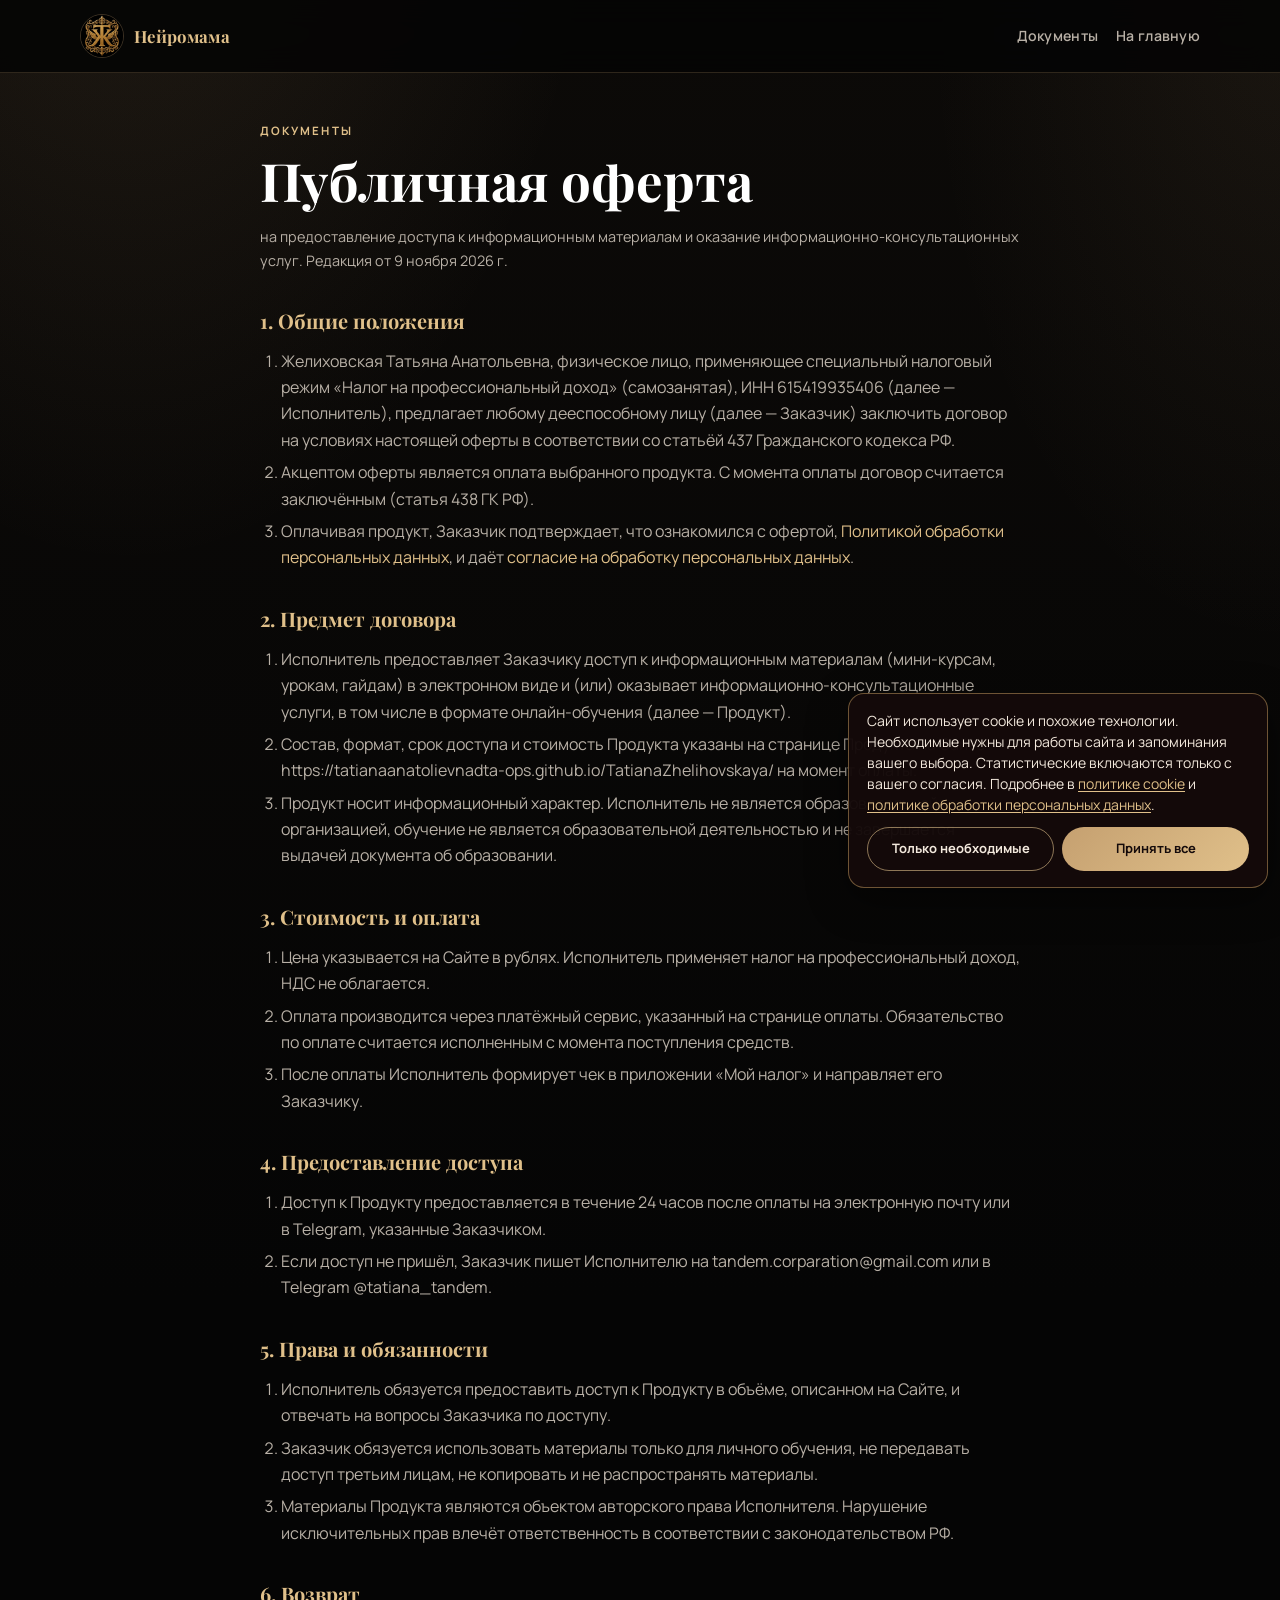
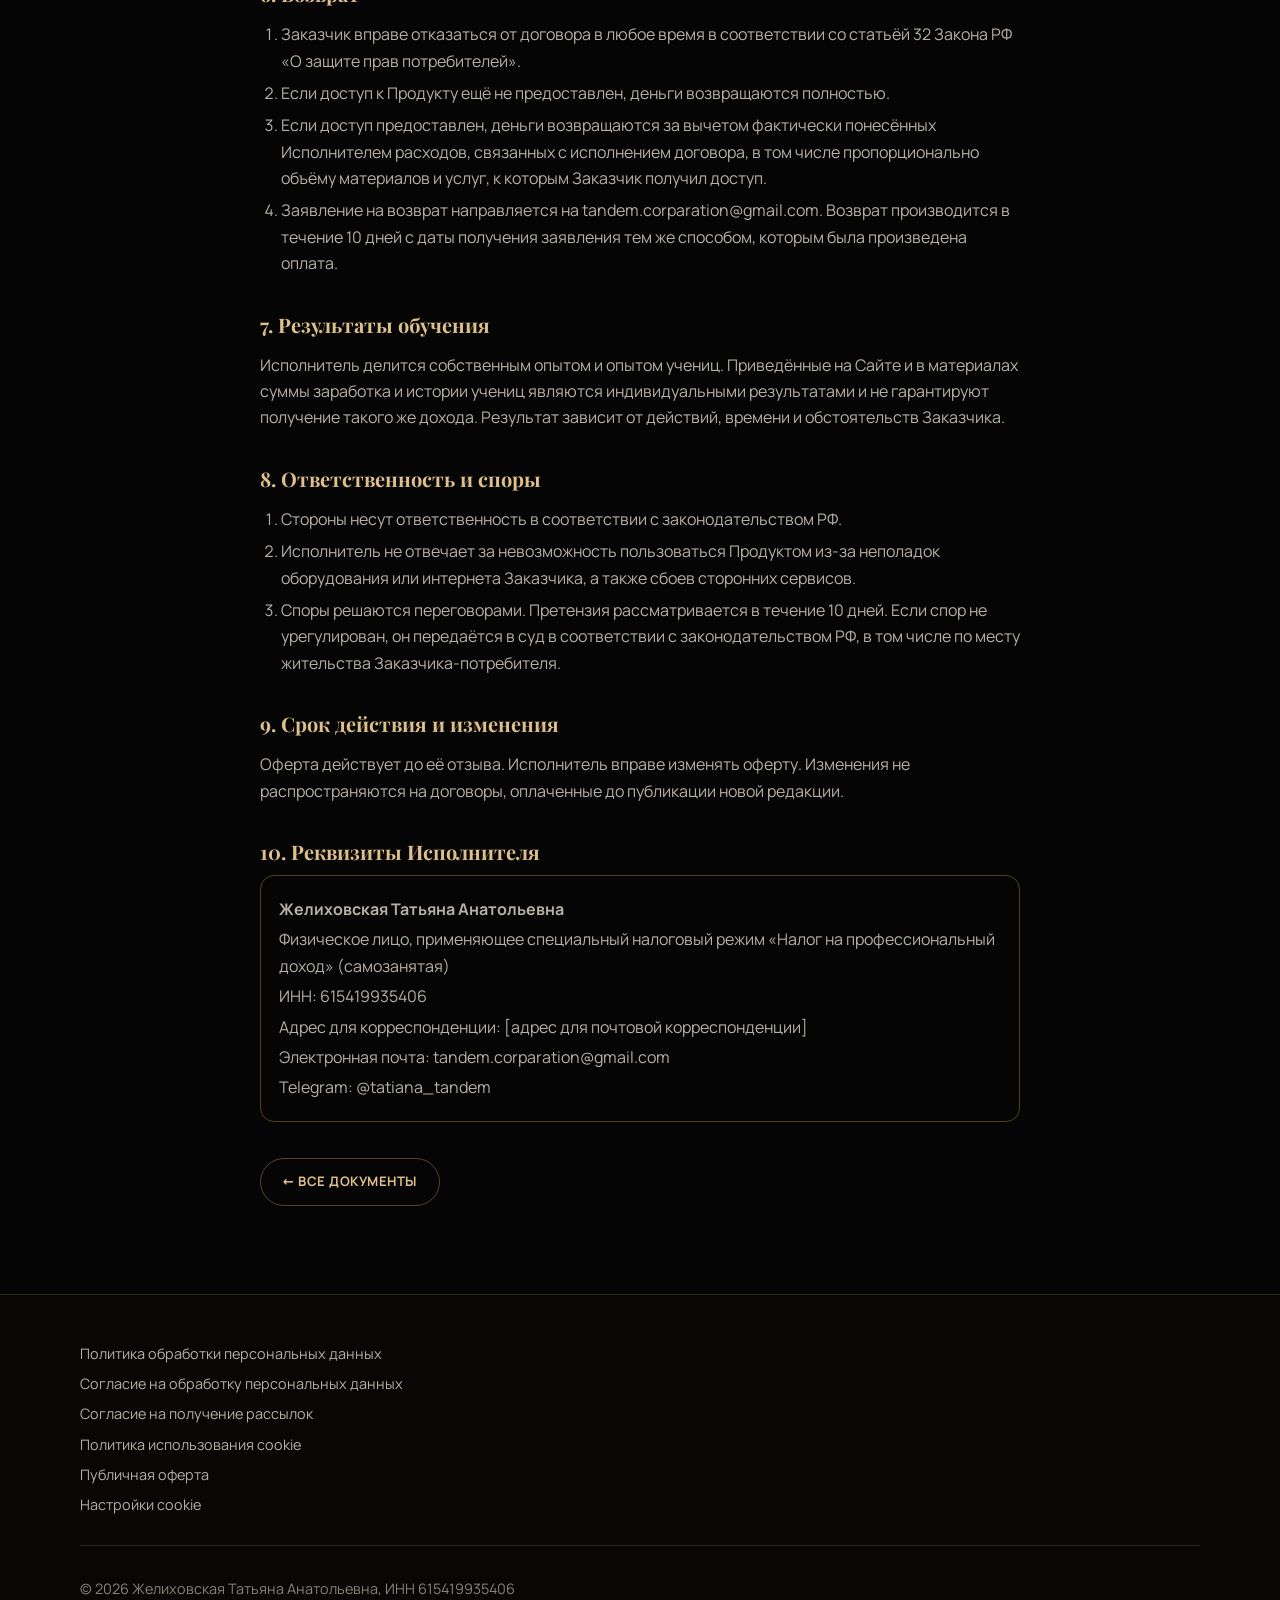
<file: oferta.html>
<!DOCTYPE html>
<html lang="ru">
<head>
  <meta charset="UTF-8" />
  <meta name="viewport" content="width=device-width, initial-scale=1" />
  <title>Публичная оферта — Татьяна Желиховская</title>
  <meta name="description" content="Условия покупки мини-курсов и обучения." />
  <link rel="icon" href="assets/favicon.png" type="image/png" />
  <link rel="stylesheet" href="css/fonts.css" />
  <link rel="stylesheet" href="css/styles.css?v=blackgold2" />
  <style>
    .legal { max-width: 760px; overflow-wrap: anywhere; }
    .legal .tbl table { min-width: 520px; }
    .legal h1 { margin-bottom: 8px; }
    .legal h2 { font-size: 1.25rem; margin: 36px 0 12px; }
    .legal p, .legal li { color: var(--muted); line-height: 1.65; }
    .legal ol, .legal ul { padding-left: 1.3em; display: grid; gap: 6px; }
    .legal .ed { font-size: .9rem; margin-bottom: 24px; }
    .legal .req { border: 1px solid rgba(227,178,60,.35); border-radius: 14px; padding: 16px 18px; margin-top: 12px; }
    .legal .req p { margin: 4px 0; }
    .legal table { width: 100%; border-collapse: collapse; font-size: .95rem; }
    .legal th, .legal td { text-align: left; vertical-align: top; padding: 10px 8px; border-bottom: 1px solid rgba(227,178,60,.2); color: var(--muted); }
    .legal th { color: inherit; }
    .legal .tbl { overflow-x: auto; }
    .legal a { color: #e0c08a; }
  </style>
</head>
<body>
  <nav class="site-nav" aria-label="Навигация">
    <div class="wrap">
      <a class="brand" href="index.html">
        <img src="assets/logo.png" alt="ТЖ" width="44" height="44" />
        <span>Нейромама</span>
      </a>
      <div class="nav-links">
        <a href="dokumenty.html">Документы</a>
        <a href="index.html">На главную</a>
      </div>
    </div>
  </nav>

  <main class="wrap legal">
    <p class="eyebrow"><a href="dokumenty.html">Документы</a></p>
    <h1>Публичная оферта</h1>
    <p class="ed">на предоставление доступа к информационным материалам и оказание информационно-консультационных услуг. Редакция от 9 ноября 2026 г.</p>

    <h2>1. Общие положения</h2>
    <ol>
      <li>Желиховская Татьяна Анатольевна, физическое лицо, применяющее специальный налоговый режим «Налог на профессиональный доход» (самозанятая), ИНН 615419935406 (далее — Исполнитель), предлагает любому дееспособному лицу (далее — Заказчик) заключить договор на условиях настоящей оферты в соответствии со статьёй 437 Гражданского кодекса РФ.</li>
      <li>Акцептом оферты является оплата выбранного продукта. С момента оплаты договор считается заключённым (статья 438 ГК РФ).</li>
      <li>Оплачивая продукт, Заказчик подтверждает, что ознакомился с офертой, <a href="privacy.html">Политикой обработки персональных данных</a>, и даёт <a href="soglasie.html">согласие на обработку персональных данных</a>.</li>
    </ol>

    <h2>2. Предмет договора</h2>
    <ol>
      <li>Исполнитель предоставляет Заказчику доступ к информационным материалам (мини-курсам, урокам, гайдам) в электронном виде и (или) оказывает информационно-консультационные услуги, в том числе в формате онлайн-обучения (далее — Продукт).</li>
      <li>Состав, формат, срок доступа и стоимость Продукта указаны на странице Продукта на Сайте https://tatianaanatolievnadta-ops.github.io/TatianaZhelihovskaya/ на момент оплаты.</li>
      <li>Продукт носит информационный характер. Исполнитель не является образовательной организацией, обучение не является образовательной деятельностью и не завершается выдачей документа об образовании.</li>
    </ol>

    <h2>3. Стоимость и оплата</h2>
    <ol>
      <li>Цена указывается на Сайте в рублях. Исполнитель применяет налог на профессиональный доход, НДС не облагается.</li>
      <li>Оплата производится через платёжный сервис, указанный на странице оплаты. Обязательство по оплате считается исполненным с момента поступления средств.</li>
      <li>После оплаты Исполнитель формирует чек в приложении «Мой налог» и направляет его Заказчику.</li>
    </ol>

    <h2>4. Предоставление доступа</h2>
    <ol>
      <li>Доступ к Продукту предоставляется в течение 24 часов после оплаты на электронную почту или в Telegram, указанные Заказчиком.</li>
      <li>Если доступ не пришёл, Заказчик пишет Исполнителю на tandem.corparation@gmail.com или в Telegram @tatiana_tandem.</li>
    </ol>

    <h2>5. Права и обязанности</h2>
    <ol>
      <li>Исполнитель обязуется предоставить доступ к Продукту в объёме, описанном на Сайте, и отвечать на вопросы Заказчика по доступу.</li>
      <li>Заказчик обязуется использовать материалы только для личного обучения, не передавать доступ третьим лицам, не копировать и не распространять материалы.</li>
      <li>Материалы Продукта являются объектом авторского права Исполнителя. Нарушение исключительных прав влечёт ответственность в соответствии с законодательством РФ.</li>
    </ol>

    <h2>6. Возврат</h2>
    <ol>
      <li>Заказчик вправе отказаться от договора в любое время в соответствии со статьёй 32 Закона РФ «О защите прав потребителей».</li>
      <li>Если доступ к Продукту ещё не предоставлен, деньги возвращаются полностью.</li>
      <li>Если доступ предоставлен, деньги возвращаются за вычетом фактически понесённых Исполнителем расходов, связанных с исполнением договора, в том числе пропорционально объёму материалов и услуг, к которым Заказчик получил доступ.</li>
      <li>Заявление на возврат направляется на tandem.corparation@gmail.com. Возврат производится в течение 10 дней с даты получения заявления тем же способом, которым была произведена оплата.</li>
    </ol>

    <h2>7. Результаты обучения</h2>
    <p>Исполнитель делится собственным опытом и опытом учениц. Приведённые на Сайте и в материалах суммы заработка и истории учениц являются индивидуальными результатами и не гарантируют получение такого же дохода. Результат зависит от действий, времени и обстоятельств Заказчика.</p>

    <h2>8. Ответственность и споры</h2>
    <ol>
      <li>Стороны несут ответственность в соответствии с законодательством РФ.</li>
      <li>Исполнитель не отвечает за невозможность пользоваться Продуктом из-за неполадок оборудования или интернета Заказчика, а также сбоев сторонних сервисов.</li>
      <li>Споры решаются переговорами. Претензия рассматривается в течение 10 дней. Если спор не урегулирован, он передаётся в суд в соответствии с законодательством РФ, в том числе по месту жительства Заказчика-потребителя.</li>
    </ol>

    <h2>9. Срок действия и изменения</h2>
    <p>Оферта действует до её отзыва. Исполнитель вправе изменять оферту. Изменения не распространяются на договоры, оплаченные до публикации новой редакции.</p>

    <h2>10. Реквизиты Исполнителя</h2>
    <div class="req">
      <p><b>Желиховская Татьяна Анатольевна</b></p>
      <p>Физическое лицо, применяющее специальный налоговый режим «Налог на профессиональный доход» (самозанятая)</p>
      <p>ИНН: 615419935406</p>
      <p>Адрес для корреспонденции: [адрес для почтовой корреспонденции]</p>
      <p>Электронная почта: tandem.corparation@gmail.com</p>
      <p>Telegram: @tatiana_tandem</p>
    </div>
    <p style="margin-top:36px"><a class="btn btn-ghost" href="dokumenty.html">← Все документы</a></p>
  </main>

  <footer class="site-footer">
    <div class="wrap">
      <div class="footer-grid">
        <div class="footer-links">
          <a href="privacy.html">Политика обработки персональных данных</a>
          <a href="soglasie.html">Согласие на обработку персональных данных</a>
          <a href="soglasie-rassylka.html">Согласие на получение рассылок</a>
          <a href="cookies.html">Политика использования cookie</a>
          <a href="oferta.html">Публичная оферта</a>
          <a href="#" data-cookie-settings>Настройки cookie</a>
        </div>
      </div>
      <div class="footer-bottom">
        <p>© 2026 Желиховская Татьяна Анатольевна, ИНН 615419935406</p>
      </div>
    </div>
  </footer>
  <script src="js/consent.js" defer></script>
</body>
</html>
</file>
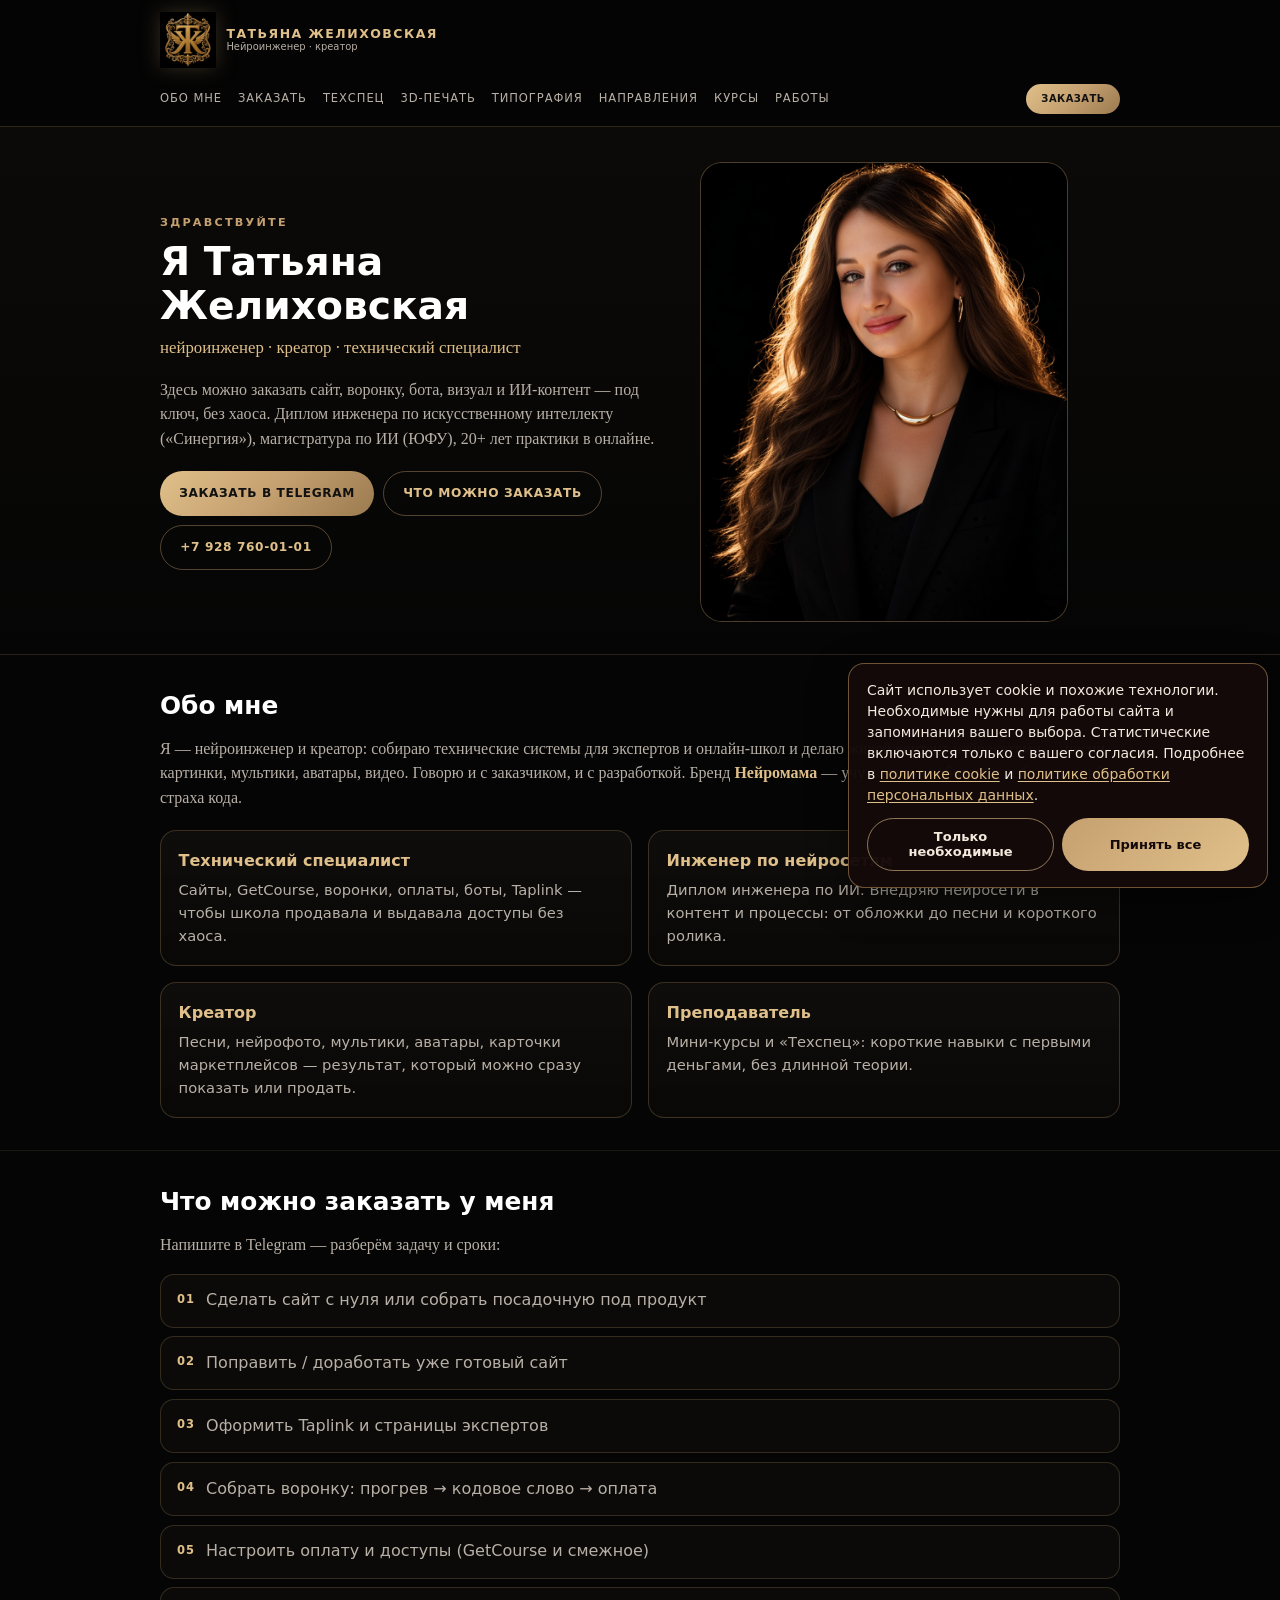
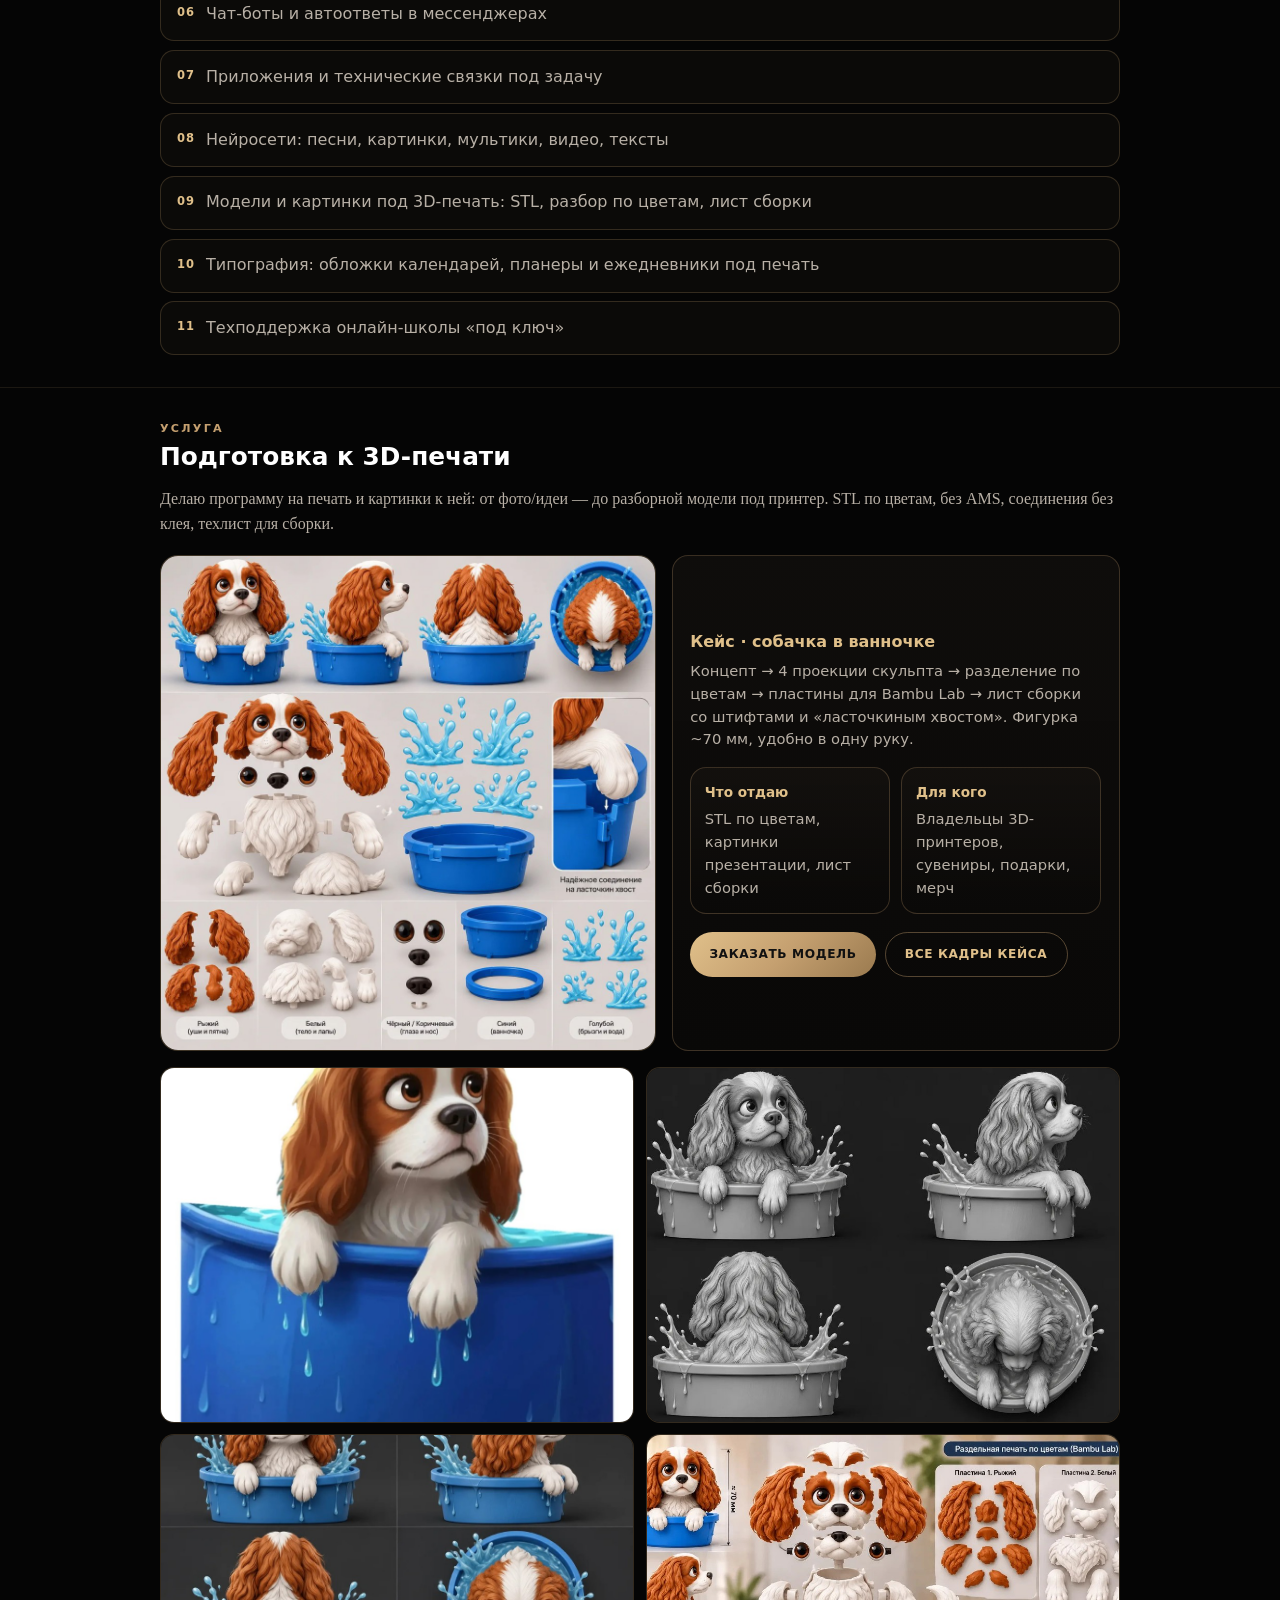
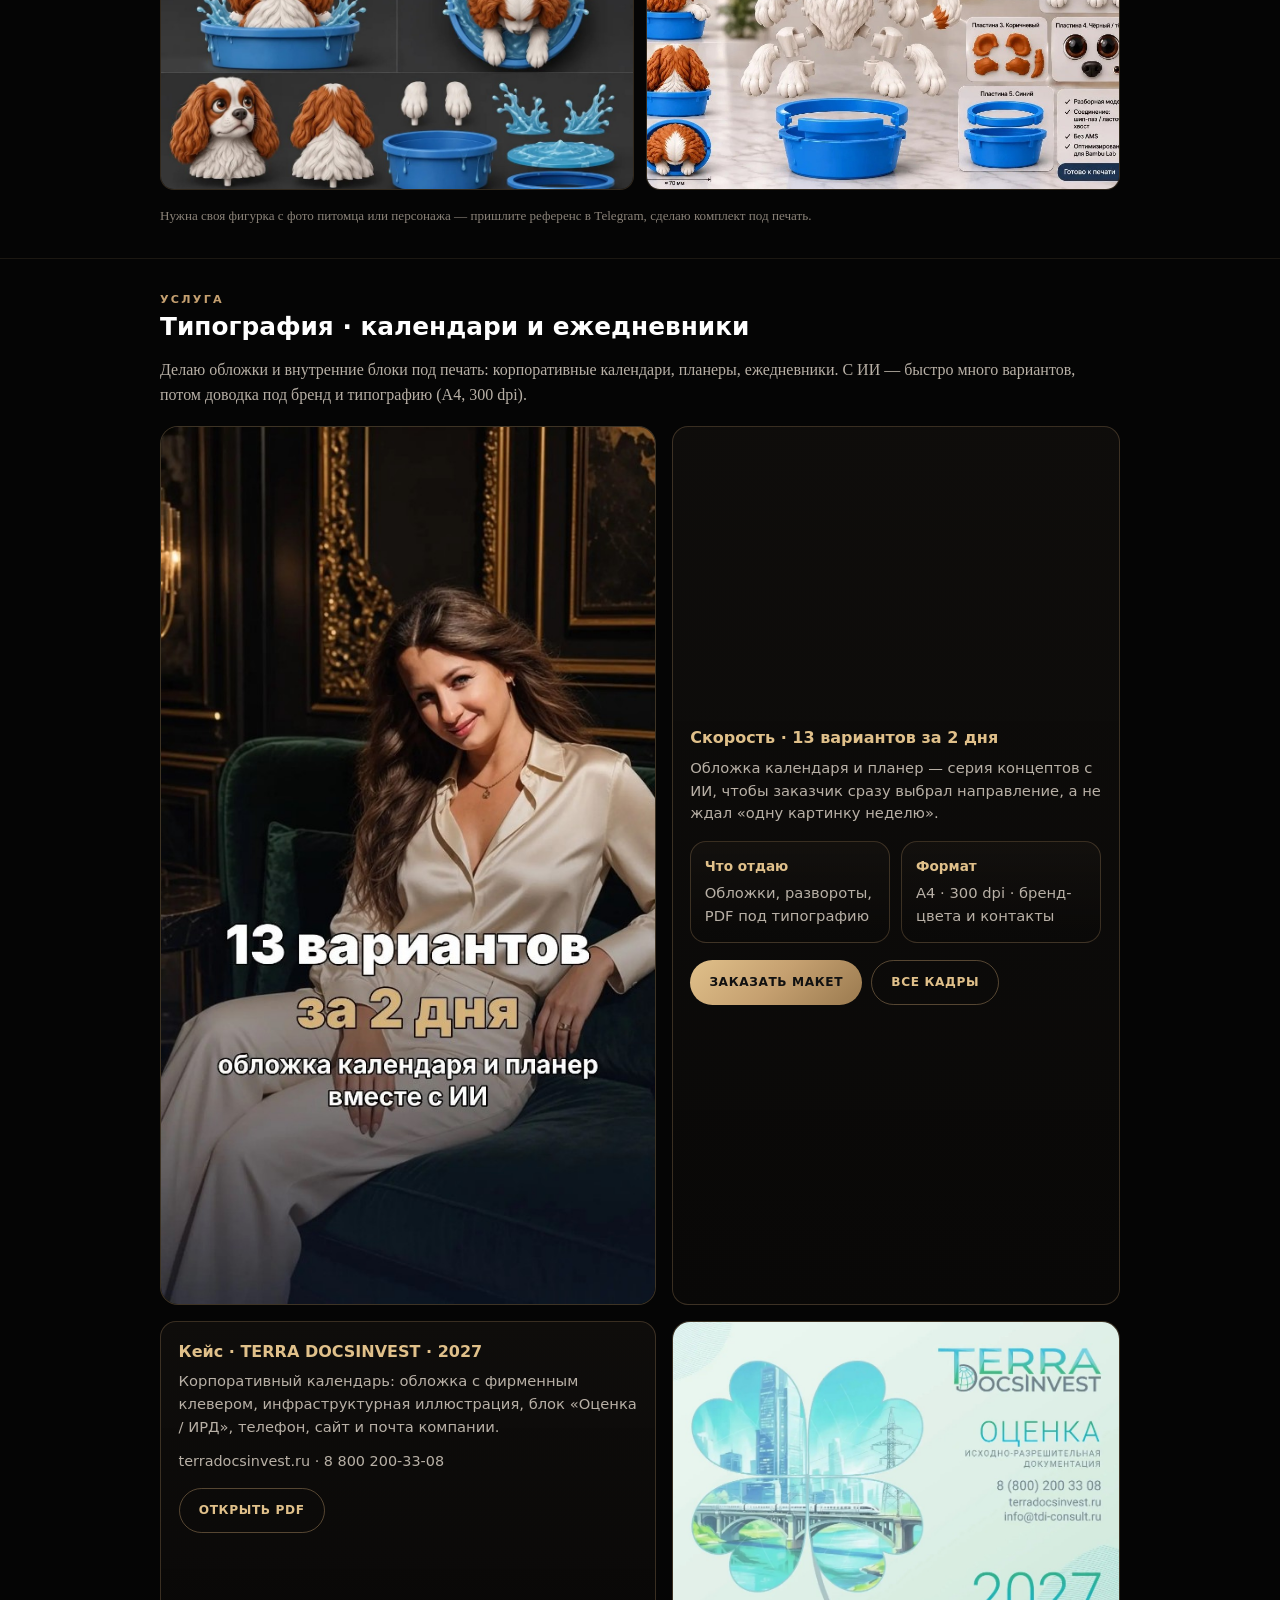
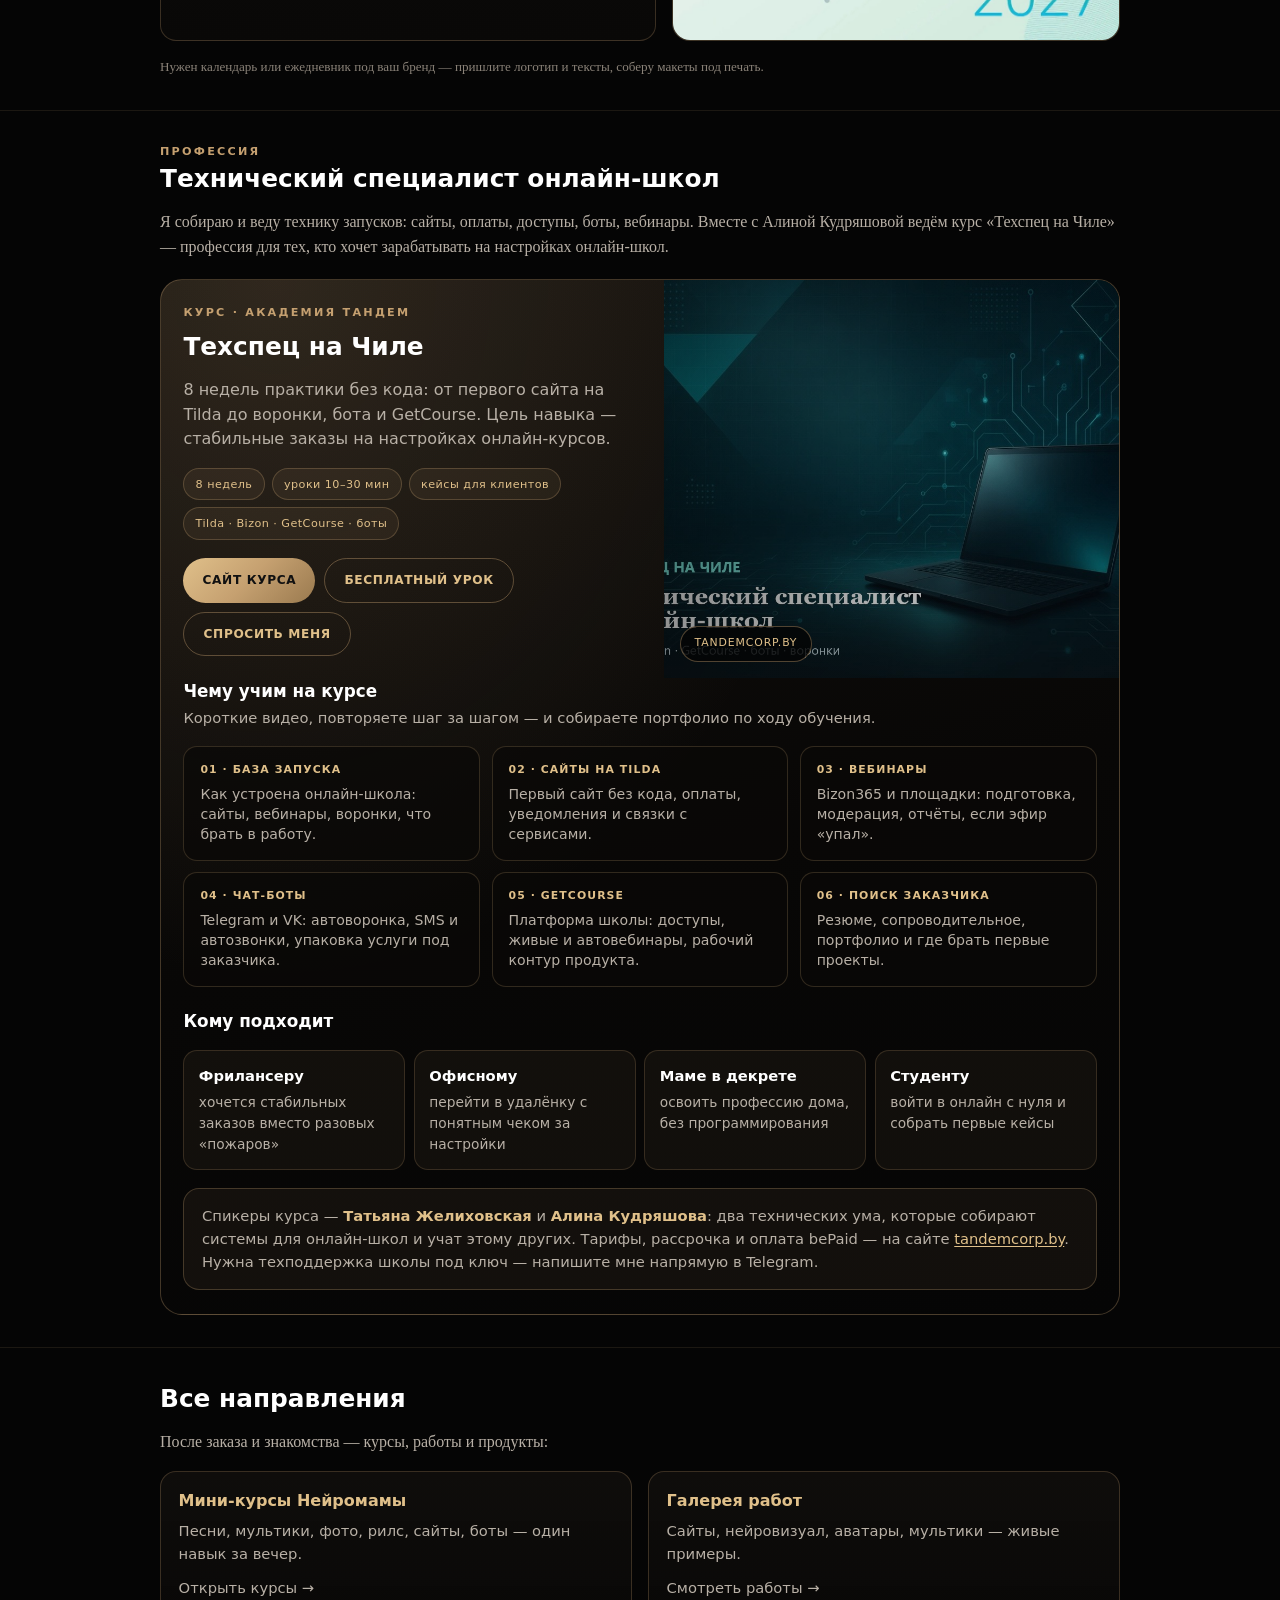
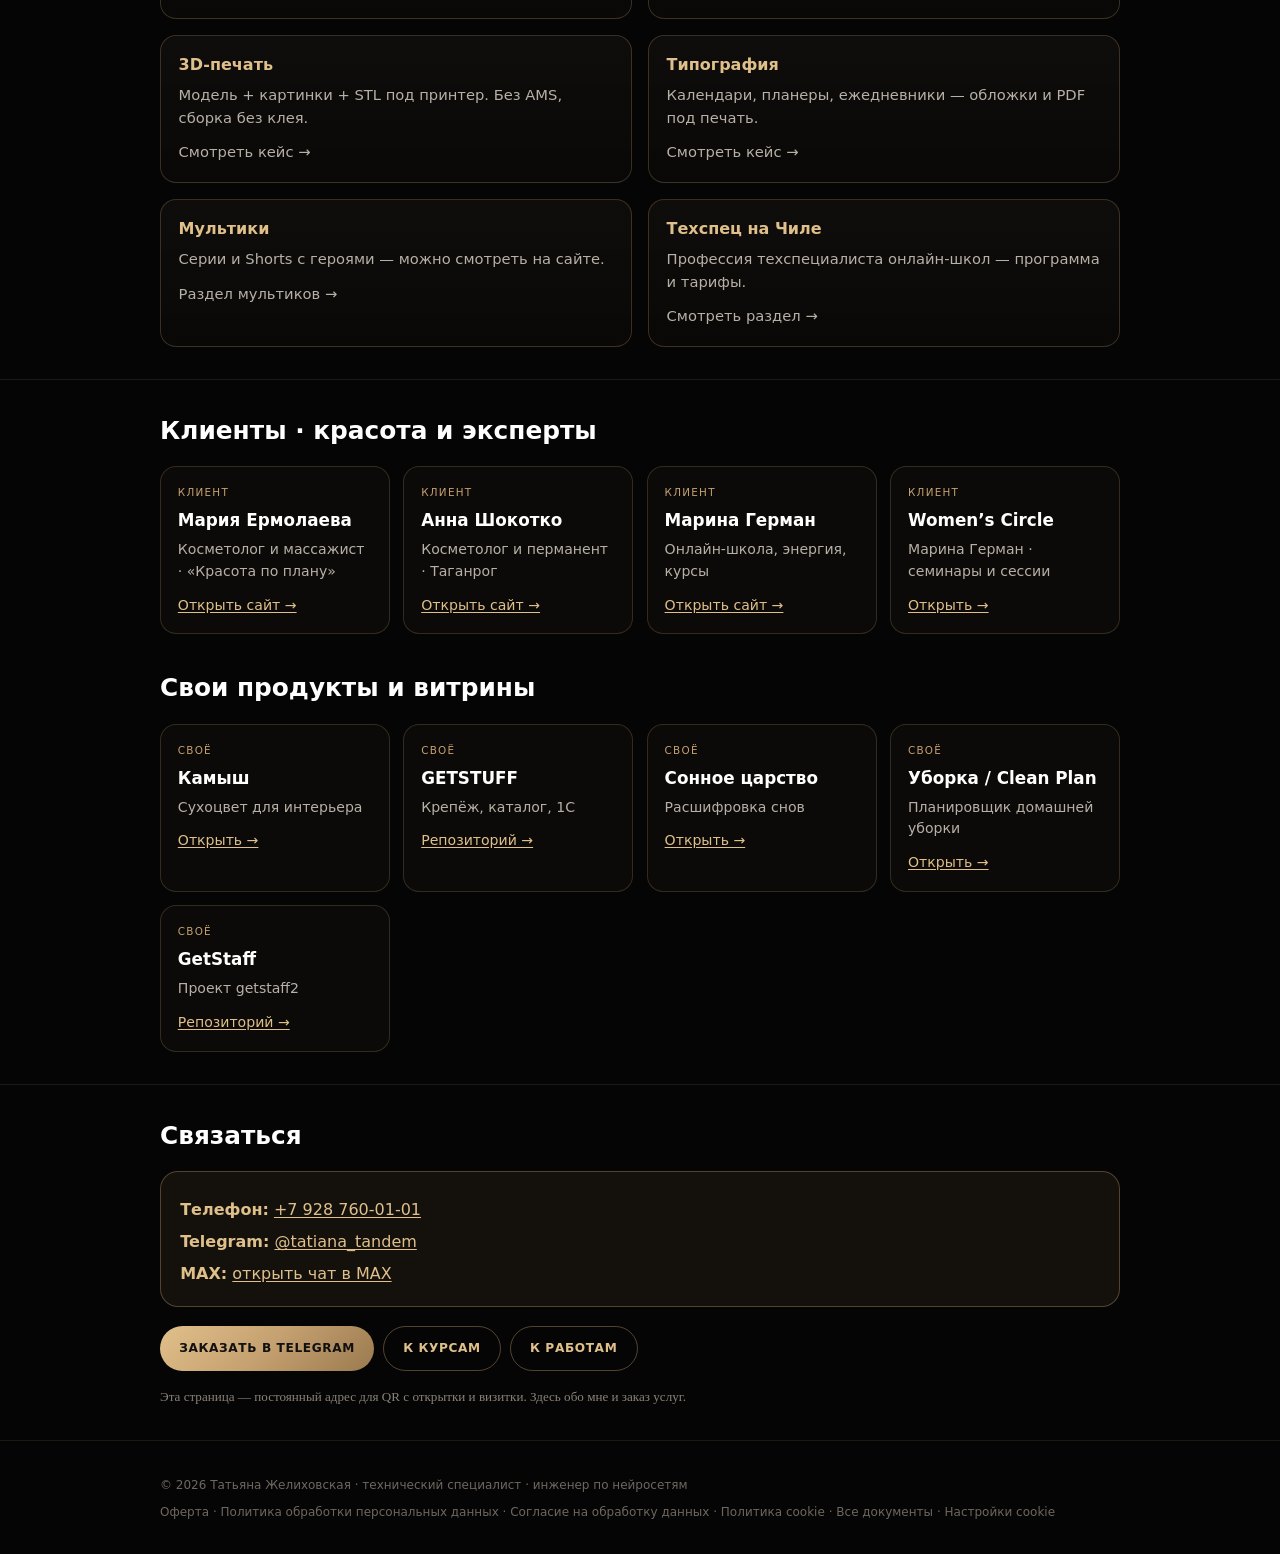
<file: portfolio.html>
<!DOCTYPE html>
<html lang="ru">
<head>
  <meta charset="UTF-8" />
  <meta name="viewport" content="width=device-width, initial-scale=1" />
  <title>Татьяна Желиховская — услуги и проекты</title>
  <meta name="description" content="Татьяна Желиховская — технический специалист и инженер по нейросетям. Сайты, воронки, Taplink, чат-боты, ИИ-контент. Кабинет проектов клиентов." />
  <meta name="author" content="Татьяна Желиховская" />
  <link rel="canonical" href="https://tatianaanatolievnadta-ops.github.io/TatianaZhelihovskaya/portfolio.html" />
  <link rel="icon" type="image/png" href="assets/logo.png" />
  <link rel="apple-touch-icon" href="assets/apple-touch-icon.png" />
  <meta property="og:type" content="profile" />
  <meta property="og:title" content="Татьяна Желиховская — услуги и проекты" />
  <meta property="og:description" content="Сайты, воронки, нейросети под ключ. Кабинет проектов." />
  <meta property="og:image" content="https://tatianaanatolievnadta-ops.github.io/TatianaZhelihovskaya/assets/tatiana-photo.png" />
  <meta property="og:url" content="https://tatianaanatolievnadta-ops.github.io/TatianaZhelihovskaya/portfolio.html" />
  <script type="application/ld+json">
  {
    "@context": "https://schema.org",
    "@type": "Person",
    "name": "Татьяна Желиховская",
    "jobTitle": ["Технический специалист", "Инженер по работе с нейросетями"],
    "url": "https://tatianaanatolievnadta-ops.github.io/TatianaZhelihovskaya/portfolio.html",
    "image": "https://tatianaanatolievnadta-ops.github.io/TatianaZhelihovskaya/assets/tatiana-photo.png",
    "telephone": "+79287600101",
    "sameAs": [
      "https://t.me/tatiana_tandem",
      "https://max.ru/u/f9LHodD0cOKcxUZESHFMqYAGRyID1j3D9Oc6WNX46vZgk-hxdWvGf3RSqdw"
    ]
  }
  </script>
  <style>
    :root {
      --bg: #050505;
      --ink: #fff;
      --muted: #b8b0a6;
      --line: rgba(197, 160, 112, 0.28);
      --gold: #c5a070;
      --gold-bright: #e0c08a;
      --gold-dim: #9a7a4f;
      --card: rgba(14, 12, 10, 0.85);
    }
    * { box-sizing: border-box; margin: 0; padding: 0; }
    html { scroll-behavior: smooth; }
    body {
      min-height: 100vh;
      background: var(--bg);
      color: var(--ink);
      font-family: Georgia, "Times New Roman", serif;
      line-height: 1.55;
    }
    .sans { font-family: system-ui, -apple-system, "Segoe UI", sans-serif; }
    a { color: inherit; text-decoration: none; }
    img { max-width: 100%; display: block; }
    ul { list-style: none; }
    .container { width: min(960px, calc(100% - 2rem)); margin: 0 auto; }

    .site-topbar {
      position: sticky; top: 0; z-index: 50;
      background: rgba(5, 5, 5, 0.92);
      backdrop-filter: blur(12px);
      border-bottom: 1px solid rgba(197, 160, 112, 0.22);
    }
    .topbar-inner {
      display: flex; align-items: center; justify-content: space-between;
      gap: 1rem; padding: 0.75rem 0; min-height: 4.5rem; flex-wrap: wrap;
    }
    .logo-link { display: inline-flex; align-items: center; gap: 0.65rem; }
    .logo-img {
      width: 56px; height: 56px; object-fit: contain;
      filter: drop-shadow(0 0 10px rgba(197, 160, 112, 0.25));
    }
    .logo-word { display: flex; flex-direction: column; line-height: 1.15; }
    .logo-word strong {
      font-size: 0.78rem; letter-spacing: 0.12em; text-transform: uppercase; color: var(--gold-bright);
    }
    .logo-word span { font-size: 0.62rem; color: var(--muted); }
    .nav-links {
      display: flex; flex-wrap: wrap; gap: 0.35rem 1rem;
      font-size: 0.72rem; letter-spacing: 0.08em; text-transform: uppercase; color: var(--muted);
    }
    .nav-links a:hover, .nav-links a[aria-current="page"] { color: var(--gold-bright); }
    .top-btn {
      border-radius: 999px; padding: 0.45rem 0.95rem;
      font-size: 0.62rem; font-weight: 700; letter-spacing: 0.05em; text-transform: uppercase;
      background: linear-gradient(135deg, var(--gold-bright), var(--gold), var(--gold-dim));
      color: #111;
    }

    .hero {
      padding: 2.2rem 0 2rem;
      border-bottom: 1px solid rgba(197, 160, 112, 0.16);
      background: linear-gradient(180deg, #0c0a08, #050505);
    }
    .hero-grid {
      display: grid; grid-template-columns: 1.1fr 0.9fr; gap: 1.6rem; align-items: center;
    }
    .eyebrow {
      font-size: 0.7rem; font-weight: 700; letter-spacing: 0.2em;
      text-transform: uppercase; color: var(--gold);
    }
    h1 {
      margin-top: 0.55rem;
      font-size: clamp(1.7rem, 4vw, 2.45rem);
      line-height: 1.12;
    }
    .sub { margin-top: 0.45rem; color: var(--gold-bright); font-size: 1.05rem; }
    .lead { margin-top: 1rem; color: var(--muted); font-size: 1rem; }
    .portrait {
      border-radius: 22px; overflow: hidden;
      border: 1px solid rgba(197, 160, 112, 0.35);
      background: #0a0908; aspect-ratio: 4/5; max-height: 460px;
    }
    .portrait img { width: 100%; height: 100%; object-fit: cover; }

    .actions { display: flex; flex-wrap: wrap; gap: 0.55rem; margin-top: 1.2rem; }
    .btn {
      display: inline-flex; align-items: center; justify-content: center;
      border: 0; cursor: pointer; border-radius: 999px;
      padding: 0.75rem 1.2rem; font-size: 0.76rem; font-weight: 700;
      letter-spacing: 0.05em; text-transform: uppercase;
    }
    .btn-gold {
      background: linear-gradient(135deg, var(--gold-bright), var(--gold), var(--gold-dim));
      color: #111;
    }
    .btn-ghost {
      border: 1px solid rgba(197, 160, 112, 0.4);
      color: var(--gold-bright); background: transparent;
    }

    section { padding: 2rem 0; border-bottom: 1px solid rgba(197, 160, 112, 0.12); }
    h2 { font-size: clamp(1.25rem, 3vw, 1.55rem); margin-bottom: 0.7rem; }
    .text { color: var(--muted); }

    .list { display: grid; gap: 0.55rem; margin-top: 1rem; }
    .list li {
      padding: 0.85rem 1rem; border-radius: 14px;
      border: 1px solid rgba(197, 160, 112, 0.22);
      background: var(--card); color: var(--muted);
      display: grid; grid-template-columns: auto 1fr; gap: 0.7rem; align-items: start;
    }
    .list b {
      color: var(--gold-bright); font-size: 0.72rem;
      letter-spacing: 0.08em; text-transform: uppercase; padding-top: 0.15rem;
    }

    .grid-2 { display: grid; grid-template-columns: 1fr 1fr; gap: 1rem; margin-top: 1rem; }
    .card {
      padding: 1.1rem; border-radius: 16px;
      border: 1px solid rgba(197, 160, 112, 0.25);
      background: linear-gradient(180deg, rgba(28, 24, 20, 0.45), rgba(10, 9, 8, 0.9));
    }
    .card strong { display: block; color: var(--gold-bright); margin-bottom: 0.35rem; }
    .card p { color: var(--muted); font-size: 0.92rem; }

    .masonry {
      display: grid;
      grid-template-columns: repeat(auto-fill, minmax(220px, 1fr));
      gap: 0.85rem;
      margin-top: 1rem;
    }
    .work {
      padding: 1.05rem; border-radius: 16px;
      border: 1px solid rgba(197, 160, 112, 0.22);
      background: var(--card);
    }
    .work .tag {
      font-size: 0.65rem; letter-spacing: 0.12em; text-transform: uppercase;
      color: var(--gold); margin-bottom: 0.45rem;
    }
    .work h3 { font-size: 1.05rem; margin-bottom: 0.35rem; }
    .work p { color: var(--muted); font-size: 0.88rem; }
    .work a { color: var(--gold-bright); text-decoration: underline; text-underline-offset: 2px; }

    .contacts {
      margin-top: 1rem; padding: 1.2rem; border-radius: 18px;
      border: 1px solid rgba(197, 160, 112, 0.35);
      background: rgba(197, 160, 112, 0.08);
    }
    .contacts a { color: var(--gold-bright); text-decoration: underline; text-underline-offset: 2px; }
    .contacts p { margin-top: 0.45rem; color: var(--muted); }
    .note { margin-top: 1rem; font-size: 0.82rem; color: #8a8278; }

    .site-footer { padding: 1.5rem 0 2rem; }
    .footer-copy { color: #6f675f; font-size: 0.75rem; margin-top: 0.7rem; }

    .tech-panel {
      margin-top: 1.2rem;
      border-radius: 22px;
      overflow: hidden;
      border: 1px solid rgba(197, 160, 112, 0.32);
      background:
        radial-gradient(ellipse at 12% 0%, rgba(197, 160, 112, 0.16), transparent 48%),
        linear-gradient(165deg, #14110e 0%, #080706 55%, #050505 100%);
    }
    .tech-hero {
      display: grid;
      grid-template-columns: 1.05fr 0.95fr;
      gap: 0;
      min-height: 280px;
    }
    .tech-copy { padding: 1.5rem 1.4rem 1.35rem; }
    .tech-copy .lead { margin-top: 0.7rem; }
    .tech-cover {
      position: relative;
      min-height: 240px;
      background:
        linear-gradient(120deg, rgba(5,5,5,.55), rgba(5,5,5,.15)),
        url("assets/portfolio/sites/techspec.jpg") center / cover no-repeat;
    }
    .tech-cover-badge {
      position: absolute; left: 1rem; bottom: 1rem;
      padding: 0.55rem 0.85rem; border-radius: 999px;
      background: rgba(5, 5, 5, 0.78);
      border: 1px solid rgba(197, 160, 112, 0.4);
      color: var(--gold-bright);
      font-size: 0.68rem; letter-spacing: 0.08em; text-transform: uppercase;
    }
    .tech-meta {
      display: flex; flex-wrap: wrap; gap: 0.45rem;
      margin-top: 1rem;
    }
    .tech-meta span {
      padding: 0.4rem 0.7rem; border-radius: 999px;
      border: 1px solid rgba(197, 160, 112, 0.28);
      background: rgba(197, 160, 112, 0.08);
      color: var(--gold-bright);
      font-size: 0.7rem; letter-spacing: 0.04em;
    }
    .tech-body { padding: 0 1.4rem 1.5rem; }
    .tech-mods {
      display: grid;
      grid-template-columns: repeat(3, 1fr);
      gap: 0.7rem;
      margin-top: 1rem;
    }
    .tech-mod {
      padding: 0.95rem 1rem;
      border-radius: 14px;
      border: 1px solid rgba(197, 160, 112, 0.22);
      background: rgba(10, 9, 8, 0.72);
    }
    .tech-mod b {
      display: block;
      color: var(--gold-bright);
      font-size: 0.68rem;
      letter-spacing: 0.1em;
      text-transform: uppercase;
      margin-bottom: 0.4rem;
    }
    .tech-mod p { color: var(--muted); font-size: 0.88rem; line-height: 1.4; }
    .tech-who {
      display: grid;
      grid-template-columns: repeat(4, 1fr);
      gap: 0.55rem;
      margin-top: 1rem;
    }
    .tech-who li {
      padding: 0.85rem 0.9rem;
      border-radius: 14px;
      border: 1px solid rgba(197, 160, 112, 0.2);
      background: rgba(197, 160, 112, 0.06);
      color: var(--muted);
      font-size: 0.86rem;
    }
    .tech-who strong {
      display: block;
      color: var(--ink);
      margin-bottom: 0.25rem;
      font-size: 0.92rem;
    }
    .tech-note {
      margin-top: 1.1rem;
      padding: 1rem 1.1rem;
      border-radius: 16px;
      border: 1px solid rgba(197, 160, 112, 0.28);
      background: rgba(197, 160, 112, 0.07);
      color: var(--muted);
      font-size: 0.92rem;
    }
    .tech-note a { color: var(--gold-bright); text-decoration: underline; text-underline-offset: 2px; }

    .print3d-grid {
      display: grid;
      grid-template-columns: 1.05fr 0.95fr;
      gap: 1rem;
      margin-top: 1.15rem;
      align-items: stretch;
    }
    .print3d-shot {
      border-radius: 18px;
      overflow: hidden;
      border: 1px solid rgba(197, 160, 112, 0.28);
      background: #0a0908;
      min-height: 320px;
    }
    .print3d-shot img {
      width: 100%;
      height: 100%;
      object-fit: cover;
    }
    .print3d-thumbs {
      display: grid;
      grid-template-columns: 1fr 1fr;
      gap: 0.7rem;
    }
    .print3d-thumbs a,
    .print3d-thumbs figure {
      margin: 0;
      border-radius: 14px;
      overflow: hidden;
      border: 1px solid rgba(197, 160, 112, 0.22);
      background: #0a0908;
      aspect-ratio: 4/3;
    }
    .print3d-thumbs img {
      width: 100%;
      height: 100%;
      object-fit: cover;
      display: block;
      transition: transform .35s ease;
    }
    .print3d-thumbs a:hover img { transform: scale(1.04); }
    .print3d-points {
      display: grid;
      grid-template-columns: 1fr 1fr;
      gap: 0.7rem;
      margin-top: 1rem;
    }

    @media (max-width: 900px) {
      .tech-mods { grid-template-columns: 1fr 1fr; }
      .tech-who { grid-template-columns: 1fr 1fr; }
    }
    @media (max-width: 780px) {
      .hero-grid, .grid-2, .tech-hero, .print3d-grid, .print3d-points { grid-template-columns: 1fr; }
      .portrait { max-height: 380px; aspect-ratio: 3/4; }
      .logo-word, .nav-links { display: none; }
      .tech-mods, .tech-who { grid-template-columns: 1fr; }
      .tech-cover { min-height: 200px; }
      .print3d-shot { min-height: 240px; }
    }
  </style>
</head>
<body>
  <div class="site-topbar">
    <div class="container topbar-inner sans">
      <a class="logo-link" href="portfolio.html" aria-label="Татьяна Желиховская">
        <img class="logo-img" src="assets/logo.png" width="56" height="56" alt="Логотип Татьяны Желиховской" />
        <span class="logo-word">
          <strong>Татьяна Желиховская</strong>
          <span>Нейроинженер · креатор</span>
        </span>
      </a>
      <nav class="nav-links" aria-label="Меню">
        <a href="#obo-mne">Обо мне</a>
        <a href="#uslugi">Заказать</a>
        <a href="#tehspec">Техспец</a>
        <a href="#pechat3d">3D-печать</a>
        <a href="#tipografiya">Типография</a>
        <a href="#napravleniya">Направления</a>
        <a href="index.html#courses">Курсы</a>
        <a href="works.html">Работы</a>
      </nav>
      <a class="top-btn" href="https://t.me/tatiana_tandem" target="_blank" rel="noopener">Заказать</a>
    </div>
  </div>

  <header class="hero">
    <div class="container hero-grid">
      <div>
        <p class="eyebrow sans">Здравствуйте</p>
        <h1 class="sans">Я Татьяна Желиховская</h1>
        <p class="sub">нейроинженер · креатор · технический специалист</p>
        <p class="lead">
          Здесь можно заказать сайт, воронку, бота, визуал и ИИ-контент —
          под ключ, без хаоса. Диплом инженера по искусственному интеллекту
          («Синергия»), магистратура по ИИ (ЮФУ), 20+ лет практики в онлайне.
        </p>
        <div class="actions sans">
          <a class="btn btn-gold" href="https://t.me/tatiana_tandem" target="_blank" rel="noopener">Заказать в Telegram</a>
          <a class="btn btn-ghost" href="#uslugi">Что можно заказать</a>
          <a class="btn btn-ghost" href="tel:+79287600101">+7 928 760-01-01</a>
        </div>
      </div>
      <div class="portrait">
        <img src="assets/tatiana-photo.png" width="720" height="900" alt="Татьяна Желиховская" />
      </div>
    </div>
  </header>

  <main>
    <section id="obo-mne">
      <div class="container">
        <h2 class="sans">Обо мне</h2>
        <p class="text">
          Я — нейроинженер и креатор: собираю технические системы для экспертов
          и онлайн-школ и делаю живой контент нейросетями — песни, картинки,
          мультики, аватары, видео. Говорю и с заказчиком, и с разработкой.
          Бренд <b style="color:var(--gold-bright)">Нейромама</b> — учу женщин
          работать с нейросетями без страха кода.
        </p>
        <div class="grid-2 sans" style="margin-top:1.2rem">
          <div class="card">
            <strong>Технический специалист</strong>
            <p>Сайты, GetCourse, воронки, оплаты, боты, Taplink — чтобы школа продавала и выдавала доступы без хаоса.</p>
          </div>
          <div class="card">
            <strong>Инженер по нейросетям</strong>
            <p>Диплом инженера по ИИ. Внедряю нейросети в контент и процессы: от обложки до песни и короткого ролика.</p>
          </div>
          <div class="card">
            <strong>Креатор</strong>
            <p>Песни, нейрофото, мультики, аватары, карточки маркетплейсов — результат, который можно сразу показать или продать.</p>
          </div>
          <div class="card">
            <strong>Преподаватель</strong>
            <p>Мини-курсы и «Техспец»: короткие навыки с первыми деньгами, без длинной теории.</p>
          </div>
        </div>
      </div>
    </section>

    <section id="uslugi">
      <div class="container">
        <h2 class="sans">Что можно заказать у меня</h2>
        <p class="text">Напишите в Telegram — разберём задачу и сроки:</p>
        <ul class="list sans">
          <li><b>01</b><span>Сделать сайт с нуля или собрать посадочную под продукт</span></li>
          <li><b>02</b><span>Поправить / доработать уже готовый сайт</span></li>
          <li><b>03</b><span>Оформить Taplink и страницы экспертов</span></li>
          <li><b>04</b><span>Собрать воронку: прогрев → кодовое слово → оплата</span></li>
          <li><b>05</b><span>Настроить оплату и доступы (GetCourse и смежное)</span></li>
          <li><b>06</b><span>Чат-боты и автоответы в мессенджерах</span></li>
          <li><b>07</b><span>Приложения и технические связки под задачу</span></li>
          <li><b>08</b><span>Нейросети: песни, картинки, мультики, видео, тексты</span></li>
          <li><b>09</b><span>Модели и картинки под 3D-печать: STL, разбор по цветам, лист сборки</span></li>
          <li><b>10</b><span>Типография: обложки календарей, планеры и ежедневники под печать</span></li>
          <li><b>11</b><span>Техподдержка онлайн-школы «под ключ»</span></li>
        </ul>
      </div>
    </section>

    <section id="pechat3d">
      <div class="container">
        <p class="eyebrow sans">Услуга</p>
        <h2 class="sans">Подготовка к 3D-печати</h2>
        <p class="text">
          Делаю программу на печать и картинки к ней: от фото/идеи —
          до разборной модели под принтер. STL по цветам, без AMS,
          соединения без клея, техлист для сборки.
        </p>

        <div class="print3d-grid sans">
          <div class="print3d-shot">
            <img src="assets/portfolio/3d/puppy-assembly.jpg" width="900" height="700" alt="Разборная 3D-модель собачки в ванночке — взрыв-схема и сборка" />
          </div>
          <div>
            <div class="card" style="height:100%;display:flex;flex-direction:column;justify-content:center">
              <strong>Кейс · собачка в ванночке</strong>
              <p>
                Концепт → 4 проекции скульпта → разделение по цветам →
                пластины для Bambu Lab → лист сборки со штифтами и «ласточкиным хвостом».
                Фигурка ~70 мм, удобно в одну руку.
              </p>
              <div class="print3d-points">
                <div class="card" style="padding:.85rem">
                  <strong style="font-size:.85rem">Что отдаю</strong>
                  <p>STL по цветам, картинки презентации, лист сборки</p>
                </div>
                <div class="card" style="padding:.85rem">
                  <strong style="font-size:.85rem">Для кого</strong>
                  <p>Владельцы 3D-принтеров, сувениры, подарки, мерч</p>
                </div>
              </div>
              <div class="actions" style="margin-top:1.1rem">
                <a class="btn btn-gold" href="https://t.me/tatiana_tandem" target="_blank" rel="noopener">Заказать модель</a>
                <a class="btn btn-ghost" href="works.html#pechat3d">Все кадры кейса</a>
              </div>
            </div>
          </div>
        </div>

        <div class="print3d-thumbs sans" style="margin-top:1rem">
          <a href="assets/portfolio/3d/puppy-cutout.jpg" target="_blank" rel="noopener">
            <img src="assets/portfolio/3d/puppy-cutout.jpg" alt="Концепт: собачка в синей ванночке" loading="lazy" />
          </a>
          <a href="assets/portfolio/3d/puppy-sculpt-4views.jpg" target="_blank" rel="noopener">
            <img src="assets/portfolio/3d/puppy-sculpt-4views.jpg" alt="Скульпт в 4 проекциях" loading="lazy" />
          </a>
          <a href="assets/portfolio/3d/puppy-parts-sheet.jpg" target="_blank" rel="noopener">
            <img src="assets/portfolio/3d/puppy-parts-sheet.jpg" alt="Лист деталей по цветам для STL" loading="lazy" />
          </a>
          <a href="assets/portfolio/3d/puppy-bambu-plates.jpg" target="_blank" rel="noopener">
            <img src="assets/portfolio/3d/puppy-bambu-plates.jpg" alt="Печатные пластины Bambu Lab по цветам" loading="lazy" />
          </a>
        </div>
        <p class="note">Нужна своя фигурка с фото питомца или персонажа — пришлите референс в Telegram, сделаю комплект под печать.</p>
      </div>
    </section>

    <section id="tipografiya">
      <div class="container">
        <p class="eyebrow sans">Услуга</p>
        <h2 class="sans">Типография · календари и ежедневники</h2>
        <p class="text">
          Делаю обложки и внутренние блоки под печать: корпоративные календари,
          планеры, ежедневники. С ИИ — быстро много вариантов, потом доводка
          под бренд и типографию (A4, 300 dpi).
        </p>

        <div class="print3d-grid sans">
          <div class="print3d-shot">
            <img src="assets/portfolio/print/promo-13-variants.jpg" width="720" height="900" alt="13 вариантов обложки календаря и планера за 2 дня вместе с ИИ" />
          </div>
          <div>
            <div class="card" style="height:100%;display:flex;flex-direction:column;justify-content:center">
              <strong>Скорость · 13 вариантов за 2 дня</strong>
              <p>
                Обложка календаря и планер — серия концептов с ИИ,
                чтобы заказчик сразу выбрал направление, а не ждал «одну картинку неделю».
              </p>
              <div class="print3d-points">
                <div class="card" style="padding:.85rem">
                  <strong style="font-size:.85rem">Что отдаю</strong>
                  <p>Обложки, развороты, PDF под типографию</p>
                </div>
                <div class="card" style="padding:.85rem">
                  <strong style="font-size:.85rem">Формат</strong>
                  <p>A4 · 300 dpi · бренд-цвета и контакты</p>
                </div>
              </div>
              <div class="actions" style="margin-top:1.1rem">
                <a class="btn btn-gold" href="https://t.me/tatiana_tandem" target="_blank" rel="noopener">Заказать макет</a>
                <a class="btn btn-ghost" href="works.html#tipografiya">Все кадры</a>
              </div>
            </div>
          </div>
        </div>

        <div class="print3d-grid sans" style="margin-top:1rem">
          <div>
            <div class="card" style="height:100%">
              <strong>Кейс · TERRA DOCSINVEST · 2027</strong>
              <p>
                Корпоративный календарь: обложка с фирменным клевером,
                инфраструктурная иллюстрация, блок «Оценка / ИРД»,
                телефон, сайт и почта компании.
              </p>
              <p style="margin-top:.7rem;color:var(--muted);font-size:.9rem">
                terradocsinvest.ru · 8 800 200-33-08
              </p>
              <div class="actions" style="margin-top:1rem">
                <a class="btn btn-ghost" href="assets/portfolio/print/terra-calendar-2027.pdf" target="_blank" rel="noopener">Открыть PDF</a>
              </div>
            </div>
          </div>
          <div class="print3d-shot">
            <img src="assets/portfolio/print/terra-calendar-2027-cover.jpg" width="1000" height="700" alt="Обложка календаря TERRA DOCSINVEST 2027" />
          </div>
        </div>
        <p class="note">Нужен календарь или ежедневник под ваш бренд — пришлите логотип и тексты, соберу макеты под печать.</p>
      </div>
    </section>

    <section id="tehspec">
      <div class="container">
        <p class="eyebrow sans">Профессия</p>
        <h2 class="sans">Технический специалист онлайн-школ</h2>
        <p class="text">
          Я собираю и веду технику запусков: сайты, оплаты, доступы, боты, вебинары.
          Вместе с Алиной Кудряшовой ведём курс «Техспец на Чиле» —
          профессия для тех, кто хочет зарабатывать на настройках онлайн-школ.
        </p>

        <div class="tech-panel sans">
          <div class="tech-hero">
            <div class="tech-copy">
              <p class="eyebrow">Курс · Академия ТАНДЕМ</p>
              <h2 style="margin-top:.45rem">Техспец на Чиле</h2>
              <p class="lead">
                8 недель практики без кода: от первого сайта на Tilda
                до воронки, бота и GetCourse. Цель навыка —
                стабильные заказы на настройках онлайн-курсов.
              </p>
              <div class="tech-meta">
                <span>8 недель</span>
                <span>уроки 10–30 мин</span>
                <span>кейсы для клиентов</span>
                <span>Tilda · Bizon · GetCourse · боты</span>
              </div>
              <div class="actions" style="margin-top:1.15rem">
                <a class="btn btn-gold" href="https://tandemcorp.by/" target="_blank" rel="noopener">Сайт курса</a>
                <a class="btn btn-ghost" href="urok/">Бесплатный урок</a>
                <a class="btn btn-ghost" href="https://t.me/tatiana_tandem" target="_blank" rel="noopener">Спросить меня</a>
              </div>
            </div>
            <div class="tech-cover" role="img" aria-label="Обложка курса Техспец на Чиле">
              <span class="tech-cover-badge">tandemcorp.by</span>
            </div>
          </div>

          <div class="tech-body">
            <h3 style="font-size:1.05rem;margin-bottom:.2rem">Чему учим на курсе</h3>
            <p class="text" style="font-size:.92rem">Короткие видео, повторяете шаг за шагом — и собираете портфолио по ходу обучения.</p>
            <div class="tech-mods">
              <article class="tech-mod">
                <b>01 · База запуска</b>
                <p>Как устроена онлайн-школа: сайты, вебинары, воронки, что брать в работу.</p>
              </article>
              <article class="tech-mod">
                <b>02 · Сайты на Tilda</b>
                <p>Первый сайт без кода, оплаты, уведомления и связки с сервисами.</p>
              </article>
              <article class="tech-mod">
                <b>03 · Вебинары</b>
                <p>Bizon365 и площадки: подготовка, модерация, отчёты, если эфир «упал».</p>
              </article>
              <article class="tech-mod">
                <b>04 · Чат-боты</b>
                <p>Telegram и VK: автоворонка, SMS и автозвонки, упаковка услуги под заказчика.</p>
              </article>
              <article class="tech-mod">
                <b>05 · GetCourse</b>
                <p>Платформа школы: доступы, живые и автовебинары, рабочий контур продукта.</p>
              </article>
              <article class="tech-mod">
                <b>06 · Поиск заказчика</b>
                <p>Резюме, сопроводительное, портфолио и где брать первые проекты.</p>
              </article>
            </div>

            <h3 style="font-size:1.05rem;margin:1.35rem 0 .35rem">Кому подходит</h3>
            <ul class="tech-who">
              <li><strong>Фрилансеру</strong>хочется стабильных заказов вместо разовых «пожаров»</li>
              <li><strong>Офисному</strong>перейти в удалёнку с понятным чеком за настройки</li>
              <li><strong>Маме в декрете</strong>освоить профессию дома, без программирования</li>
              <li><strong>Студенту</strong>войти в онлайн с нуля и собрать первые кейсы</li>
            </ul>

            <div class="tech-note">
              Спикеры курса — <strong style="color:var(--gold-bright)">Татьяна Желиховская</strong>
              и <strong style="color:var(--gold-bright)">Алина Кудряшова</strong>:
              два технических ума, которые собирают системы для онлайн-школ и учат этому других.
              Тарифы, рассрочка и оплата bePaid — на сайте
              <a href="https://tandemcorp.by/" target="_blank" rel="noopener">tandemcorp.by</a>.
              Нужна техподдержка школы под ключ — напишите мне напрямую в Telegram.
            </div>
          </div>
        </div>
      </div>
    </section>

    <section id="napravleniya">
      <div class="container">
        <h2 class="sans">Все направления</h2>
        <p class="text">После заказа и знакомства — курсы, работы и продукты:</p>
        <div class="grid-2 sans" style="margin-top:1rem">
          <div class="card">
            <strong>Мини-курсы Нейромамы</strong>
            <p>Песни, мультики, фото, рилс, сайты, боты — один навык за вечер.</p>
            <p style="margin-top:.75rem"><a href="index.html#courses">Открыть курсы →</a></p>
          </div>
          <div class="card">
            <strong>Галерея работ</strong>
            <p>Сайты, нейровизуал, аватары, мультики — живые примеры.</p>
            <p style="margin-top:.75rem"><a href="works.html">Смотреть работы →</a></p>
          </div>
          <div class="card">
            <strong>3D-печать</strong>
            <p>Модель + картинки + STL под принтер. Без AMS, сборка без клея.</p>
            <p style="margin-top:.75rem"><a href="#pechat3d">Смотреть кейс →</a></p>
          </div>
          <div class="card">
            <strong>Типография</strong>
            <p>Календари, планеры, ежедневники — обложки и PDF под печать.</p>
            <p style="margin-top:.75rem"><a href="#tipografiya">Смотреть кейс →</a></p>
          </div>
          <div class="card">
            <strong>Мультики</strong>
            <p>Серии и Shorts с героями — можно смотреть на сайте.</p>
            <p style="margin-top:.75rem"><a href="multiki.html">Раздел мультиков →</a></p>
          </div>
          <div class="card">
            <strong>Техспец на Чиле</strong>
            <p>Профессия техспециалиста онлайн-школ — программа и тарифы.</p>
            <p style="margin-top:.75rem"><a href="#tehspec">Смотреть раздел →</a></p>
          </div>
        </div>
      </div>
    </section>

    <section id="proekty">
      <div class="container">
        <h2 class="sans">Клиенты · красота и эксперты</h2>
        <div class="masonry sans">
          <article class="work">
            <p class="tag">Клиент</p>
            <h3>Мария Ермолаева</h3>
            <p>Косметолог и массажист · «Красота по плану»</p>
            <p style="margin-top:.75rem"><a href="https://tatianaanatolievnadta-ops.github.io/masha-ermolaeva/" target="_blank" rel="noopener">Открыть сайт →</a></p>
          </article>
          <article class="work">
            <p class="tag">Клиент</p>
            <h3>Анна Шокотко</h3>
            <p>Косметолог и перманент · Таганрог</p>
            <p style="margin-top:.75rem"><a href="https://annashokotko.github.io/" target="_blank" rel="noopener">Открыть сайт →</a></p>
          </article>
          <article class="work">
            <p class="tag">Клиент</p>
            <h3>Марина Герман</h3>
            <p>Онлайн-школа, энергия, курсы</p>
            <p style="margin-top:.75rem"><a href="https://marinagerman.github.io/marinagerman/" target="_blank" rel="noopener">Открыть сайт →</a></p>
          </article>
          <article class="work">
            <p class="tag">Клиент</p>
            <h3>Women’s Circle</h3>
            <p>Марина Герман · семинары и сессии</p>
            <p style="margin-top:.75rem"><a href="https://tatianaanatolievnadta-ops.github.io/womenscircle/" target="_blank" rel="noopener">Открыть →</a></p>
          </article>
        </div>

        <h2 class="sans" style="margin-top:2.2rem">Свои продукты и витрины</h2>
        <div class="masonry sans">
          <article class="work">
            <p class="tag">Своё</p>
            <h3>Камыш</h3>
            <p>Сухоцвет для интерьера</p>
            <p style="margin-top:.75rem"><a href="https://tatianaanatolievnadta-ops.github.io/kamysh/" target="_blank" rel="noopener">Открыть →</a></p>
          </article>
          <article class="work">
            <p class="tag">Своё</p>
            <h3>GETSTUFF</h3>
            <p>Крепёж, каталог, 1С</p>
            <p style="margin-top:.75rem"><a href="https://github.com/tatianaanatolievnadta-ops/getstuff" target="_blank" rel="noopener">Репозиторий →</a></p>
          </article>
          <article class="work">
            <p class="tag">Своё</p>
            <h3>Сонное царство</h3>
            <p>Расшифровка снов</p>
            <p style="margin-top:.75rem"><a href="https://tatianaanatolievnadta-ops.github.io/sonnoecarstvonaponyatnom/" target="_blank" rel="noopener">Открыть →</a></p>
          </article>
          <article class="work">
            <p class="tag">Своё</p>
            <h3>Уборка / Clean Plan</h3>
            <p>Планировщик домашней уборки</p>
            <p style="margin-top:.75rem"><a href="https://tatianaanatolievnadta-ops.github.io/uborka/" target="_blank" rel="noopener">Открыть →</a></p>
          </article>
          <article class="work">
            <p class="tag">Своё</p>
            <h3>GetStaff</h3>
            <p>Проект getstaff2</p>
            <p style="margin-top:.75rem"><a href="https://github.com/tatianaanatolievnadta-ops/getstaff2" target="_blank" rel="noopener">Репозиторий →</a></p>
          </article>
        </div>
      </div>
    </section>

    <section id="kontakt">
      <div class="container">
        <h2 class="sans">Связаться</h2>
        <div class="contacts sans">
          <p><strong style="color:var(--gold-bright)">Телефон:</strong> <a href="tel:+79287600101">+7 928 760-01-01</a></p>
          <p><strong style="color:var(--gold-bright)">Telegram:</strong> <a href="https://t.me/tatiana_tandem" target="_blank" rel="noopener">@tatiana_tandem</a></p>
          <p><strong style="color:var(--gold-bright)">MAX:</strong> <a href="https://max.ru/u/f9LHodD0cOKcxUZESHFMqYAGRyID1j3D9Oc6WNX46vZgk-hxdWvGf3RSqdw" target="_blank" rel="noopener">открыть чат в MAX</a></p>
        </div>
        <div class="actions sans">
          <a class="btn btn-gold" href="https://t.me/tatiana_tandem" target="_blank" rel="noopener">Заказать в Telegram</a>
          <a class="btn btn-ghost" href="index.html#courses">К курсам</a>
          <a class="btn btn-ghost" href="works.html">К работам</a>
        </div>
        <p class="note">Эта страница — постоянный адрес для QR с открытки и визитки. Здесь обо мне и заказ услуг.</p>
      </div>
    </section>
  </main>

  <footer class="site-footer sans">
    <div class="container">
      <p class="footer-copy">© 2026 Татьяна Желиховская · технический специалист · инженер по нейросетям</p>
      <p class="footer-copy" style="margin-top:.55rem">
        <a href="oferta.html">Оферта</a> ·
        <a href="privacy.html">Политика обработки персональных данных</a> ·
        <a href="soglasie.html">Согласие на обработку данных</a> ·
        <a href="cookies.html">Политика cookie</a> ·
        <a href="dokumenty.html">Все документы</a> ·
        <a href="#" data-cookie-settings>Настройки cookie</a>
      </p>
    </div>
  </footer>
  <script src="js/consent.js" defer></script>
</body>
</html>
</file>
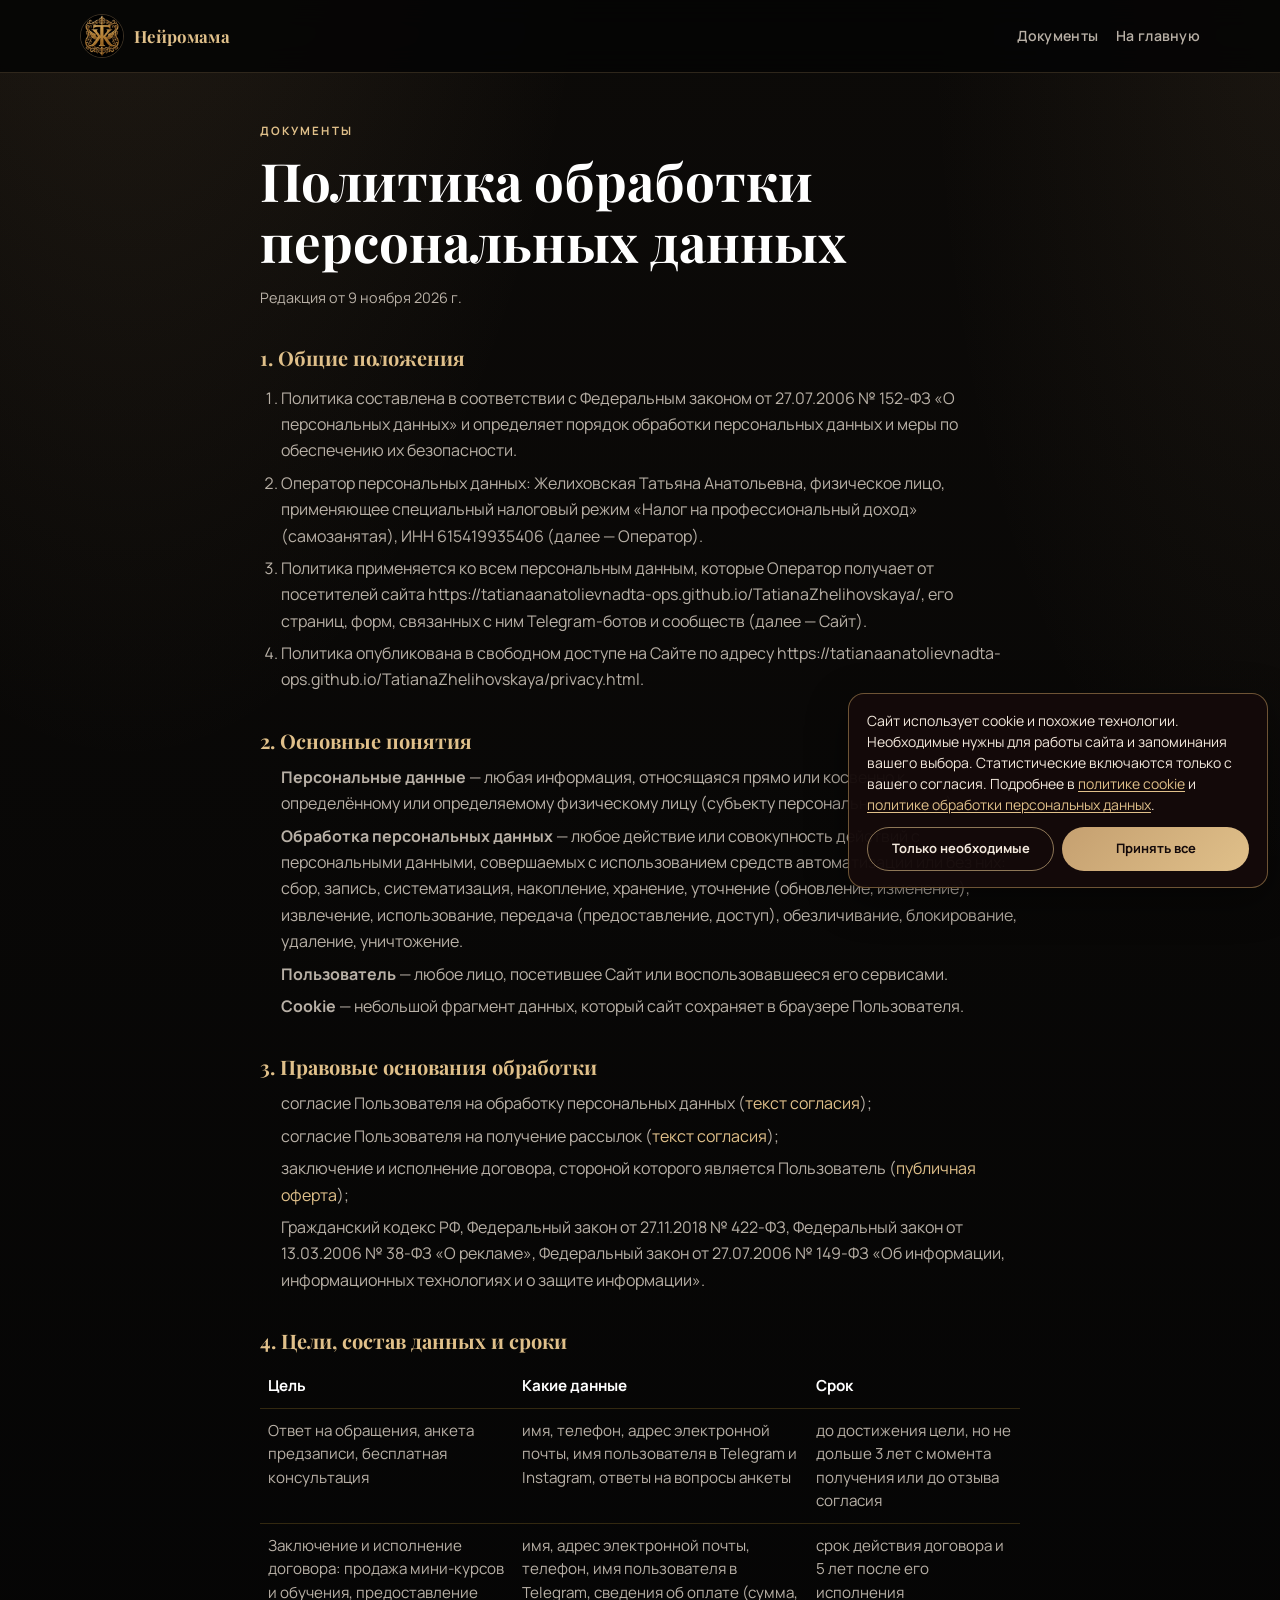
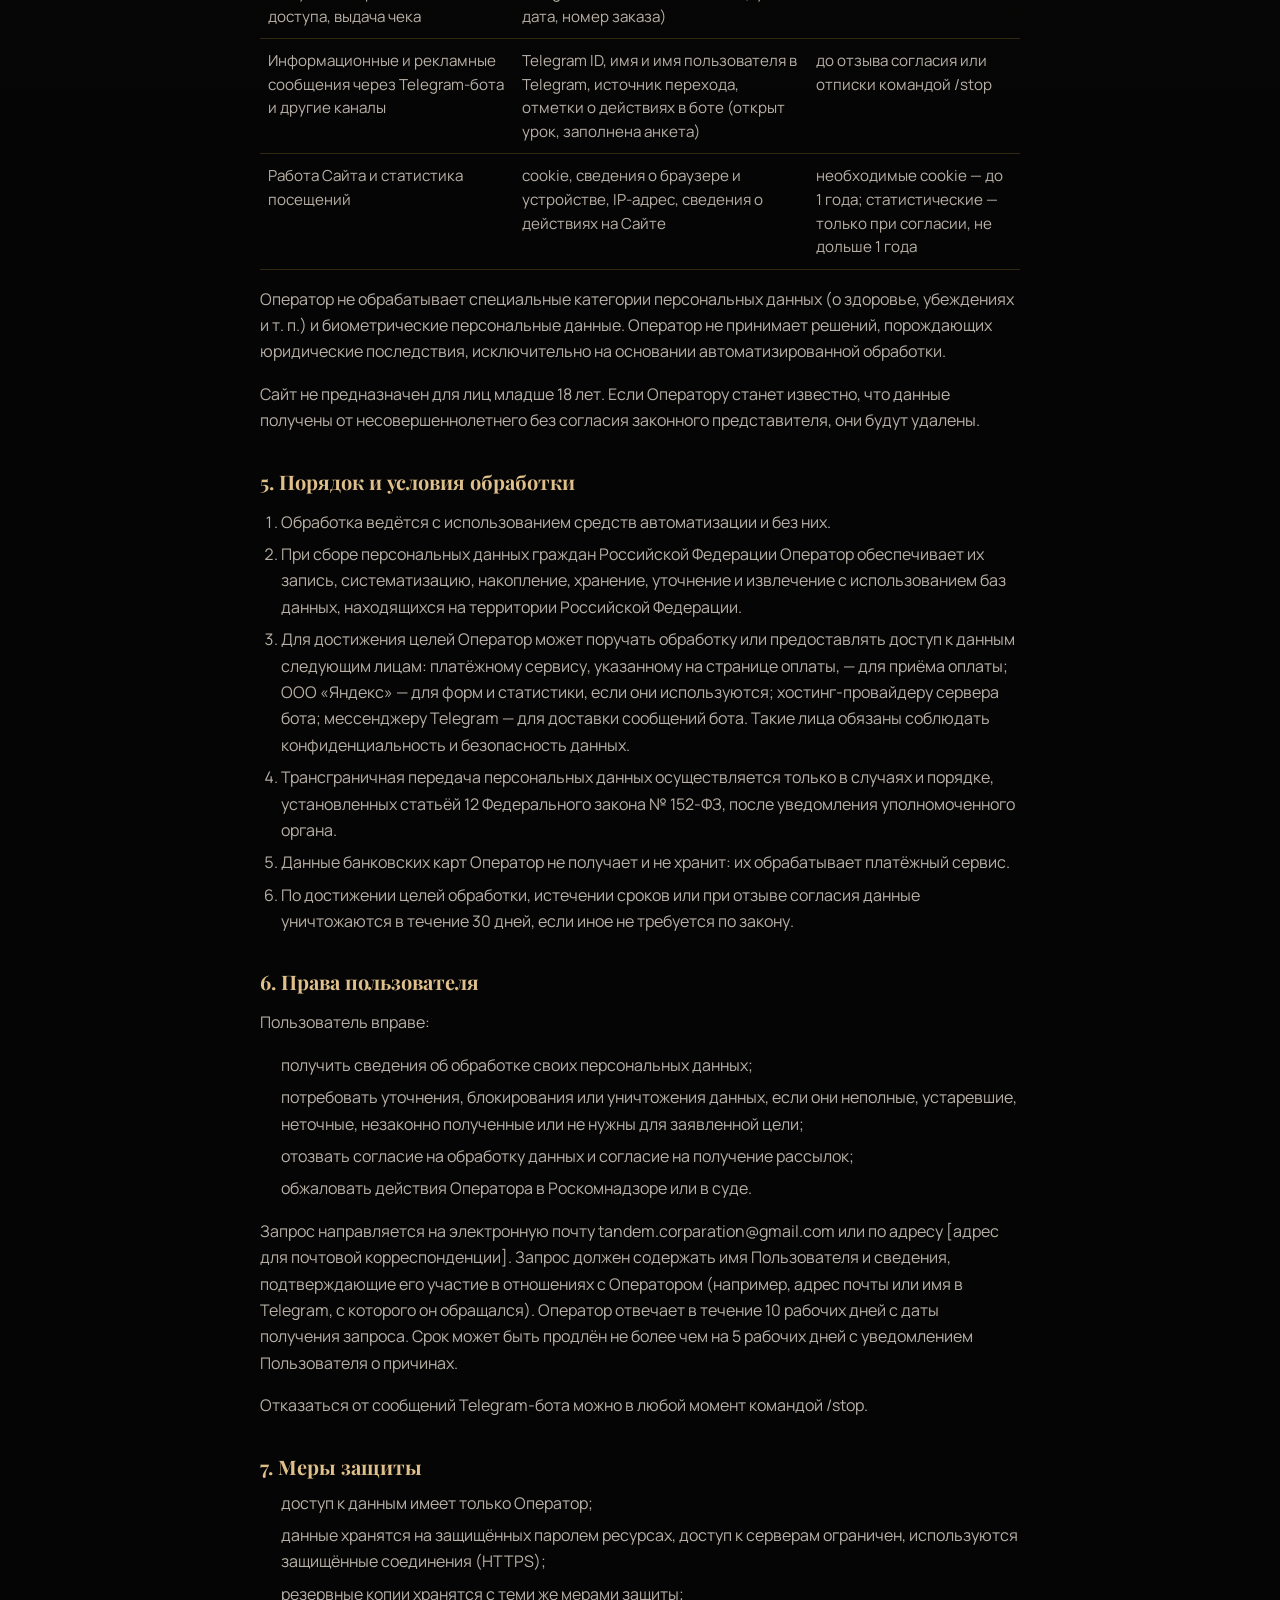
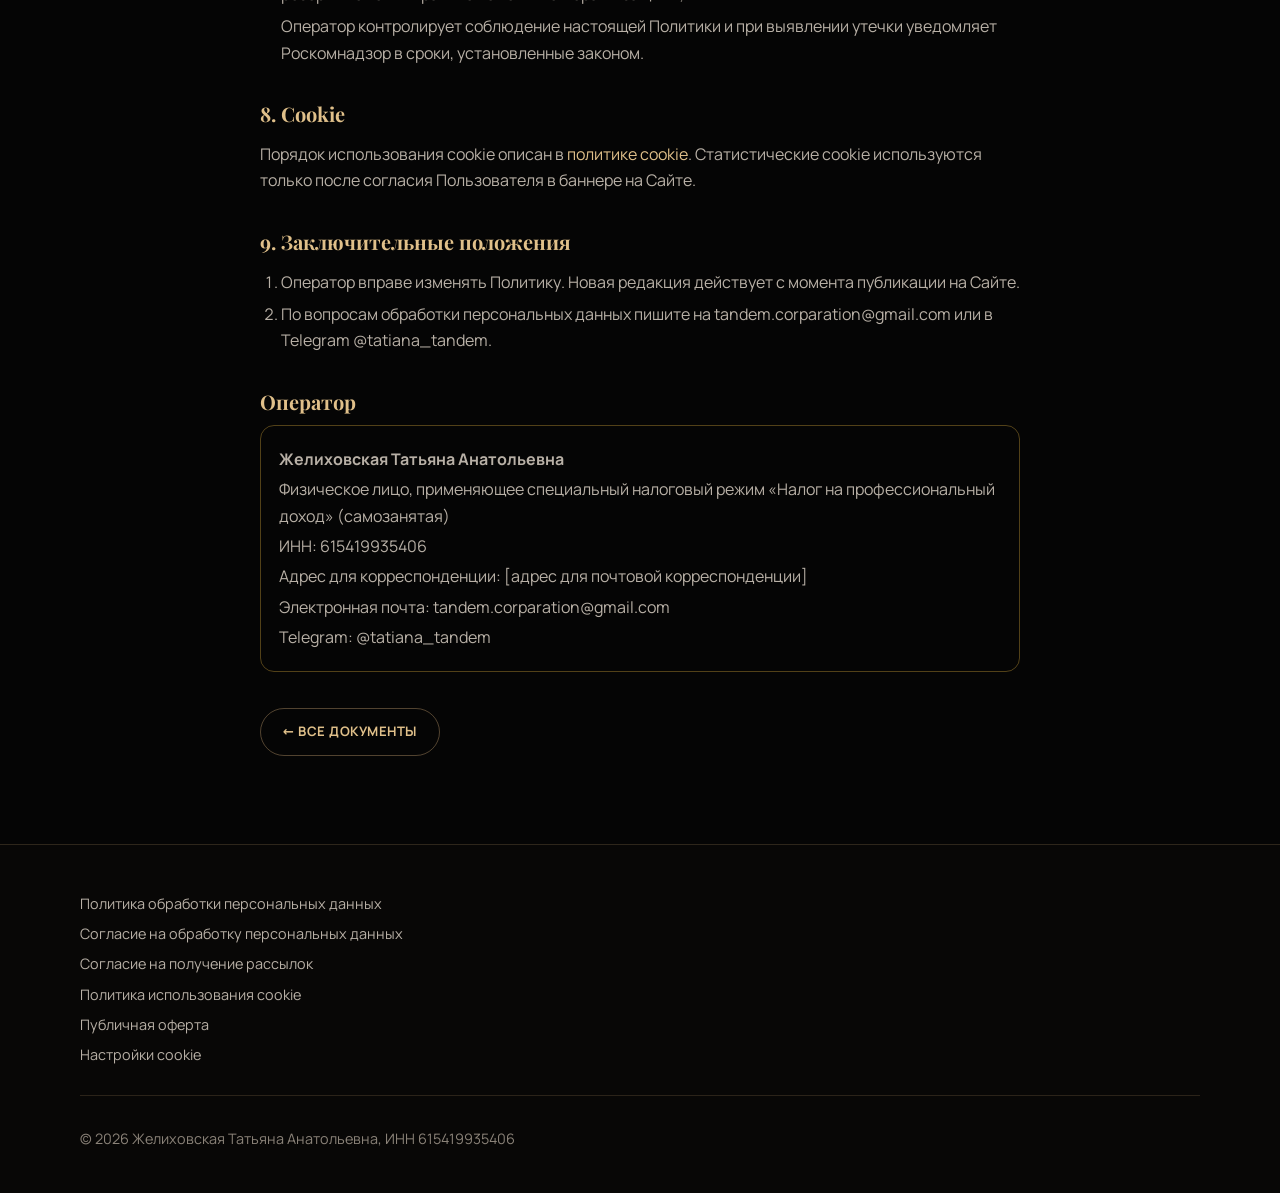
<file: privacy.html>
<!DOCTYPE html>
<html lang="ru">
<head>
  <meta charset="UTF-8" />
  <meta name="viewport" content="width=device-width, initial-scale=1" />
  <title>Политика обработки персональных данных — Татьяна Желиховская</title>
  <meta name="description" content="Как обрабатываются и защищаются персональные данные пользователей сайта." />
  <link rel="icon" href="assets/favicon.png" type="image/png" />
  <link rel="stylesheet" href="css/fonts.css" />
  <link rel="stylesheet" href="css/styles.css?v=blackgold2" />
  <style>
    .legal { max-width: 760px; overflow-wrap: anywhere; }
    .legal .tbl table { min-width: 520px; }
    .legal h1 { margin-bottom: 8px; }
    .legal h2 { font-size: 1.25rem; margin: 36px 0 12px; }
    .legal p, .legal li { color: var(--muted); line-height: 1.65; }
    .legal ol, .legal ul { padding-left: 1.3em; display: grid; gap: 6px; }
    .legal .ed { font-size: .9rem; margin-bottom: 24px; }
    .legal .req { border: 1px solid rgba(227,178,60,.35); border-radius: 14px; padding: 16px 18px; margin-top: 12px; }
    .legal .req p { margin: 4px 0; }
    .legal table { width: 100%; border-collapse: collapse; font-size: .95rem; }
    .legal th, .legal td { text-align: left; vertical-align: top; padding: 10px 8px; border-bottom: 1px solid rgba(227,178,60,.2); color: var(--muted); }
    .legal th { color: inherit; }
    .legal .tbl { overflow-x: auto; }
    .legal a { color: #e0c08a; }
  </style>
</head>
<body>
  <nav class="site-nav" aria-label="Навигация">
    <div class="wrap">
      <a class="brand" href="index.html">
        <img src="assets/logo.png" alt="ТЖ" width="44" height="44" />
        <span>Нейромама</span>
      </a>
      <div class="nav-links">
        <a href="dokumenty.html">Документы</a>
        <a href="index.html">На главную</a>
      </div>
    </div>
  </nav>

  <main class="wrap legal">
    <p class="eyebrow"><a href="dokumenty.html">Документы</a></p>
    <h1>Политика обработки персональных данных</h1>
    <p class="ed">Редакция от 9 ноября 2026 г.</p>

    <h2>1. Общие положения</h2>
    <ol>
      <li>Политика составлена в соответствии с Федеральным законом от 27.07.2006 № 152-ФЗ «О персональных данных» и определяет порядок обработки персональных данных и меры по обеспечению их безопасности.</li>
      <li>Оператор персональных данных: Желиховская Татьяна Анатольевна, физическое лицо, применяющее специальный налоговый режим «Налог на профессиональный доход» (самозанятая), ИНН 615419935406 (далее — Оператор).</li>
      <li>Политика применяется ко всем персональным данным, которые Оператор получает от посетителей сайта https://tatianaanatolievnadta-ops.github.io/TatianaZhelihovskaya/, его страниц, форм, связанных с ним Telegram-ботов и сообществ (далее — Сайт).</li>
      <li>Политика опубликована в свободном доступе на Сайте по адресу https://tatianaanatolievnadta-ops.github.io/TatianaZhelihovskaya/privacy.html.</li>
    </ol>

    <h2>2. Основные понятия</h2>
    <ul>
      <li><b>Персональные данные</b> — любая информация, относящаяся прямо или косвенно к определённому или определяемому физическому лицу (субъекту персональных данных).</li>
      <li><b>Обработка персональных данных</b> — любое действие или совокупность действий с персональными данными, совершаемых с использованием средств автоматизации или без них: сбор, запись, систематизация, накопление, хранение, уточнение (обновление, изменение), извлечение, использование, передача (предоставление, доступ), обезличивание, блокирование, удаление, уничтожение.</li>
      <li><b>Пользователь</b> — любое лицо, посетившее Сайт или воспользовавшееся его сервисами.</li>
      <li><b>Cookie</b> — небольшой фрагмент данных, который сайт сохраняет в браузере Пользователя.</li>
    </ul>

    <h2>3. Правовые основания обработки</h2>
    <ul>
      <li>согласие Пользователя на обработку персональных данных (<a href="soglasie.html">текст согласия</a>);</li>
      <li>согласие Пользователя на получение рассылок (<a href="soglasie-rassylka.html">текст согласия</a>);</li>
      <li>заключение и исполнение договора, стороной которого является Пользователь (<a href="oferta.html">публичная оферта</a>);</li>
      <li>Гражданский кодекс РФ, Федеральный закон от 27.11.2018 № 422-ФЗ, Федеральный закон от 13.03.2006 № 38-ФЗ «О рекламе», Федеральный закон от 27.07.2006 № 149-ФЗ «Об информации, информационных технологиях и о защите информации».</li>
    </ul>

    <h2>4. Цели, состав данных и сроки</h2>
    <div class="tbl">
    <table>
      <tr><th>Цель</th><th>Какие данные</th><th>Срок</th></tr>
      <tr><td>Ответ на обращения, анкета предзаписи, бесплатная консультация</td><td>имя, телефон, адрес электронной почты, имя пользователя в Telegram и Instagram, ответы на вопросы анкеты</td><td>до достижения цели, но не дольше 3 лет с момента получения или до отзыва согласия</td></tr>
      <tr><td>Заключение и исполнение договора: продажа мини-курсов и обучения, предоставление доступа, выдача чека</td><td>имя, адрес электронной почты, телефон, имя пользователя в Telegram, сведения об оплате (сумма, дата, номер заказа)</td><td>срок действия договора и 5 лет после его исполнения</td></tr>
      <tr><td>Информационные и рекламные сообщения через Telegram-бота и другие каналы</td><td>Telegram ID, имя и имя пользователя в Telegram, источник перехода, отметки о действиях в боте (открыт урок, заполнена анкета)</td><td>до отзыва согласия или отписки командой /stop</td></tr>
      <tr><td>Работа Сайта и статистика посещений</td><td>cookie, сведения о браузере и устройстве, IP-адрес, сведения о действиях на Сайте</td><td>необходимые cookie — до 1 года; статистические — только при согласии, не дольше 1 года</td></tr>
    </table>
    </div>
    <p>Оператор не обрабатывает специальные категории персональных данных (о здоровье, убеждениях и т. п.) и биометрические персональные данные. Оператор не принимает решений, порождающих юридические последствия, исключительно на основании автоматизированной обработки.</p>
    <p>Сайт не предназначен для лиц младше 18 лет. Если Оператору станет известно, что данные получены от несовершеннолетнего без согласия законного представителя, они будут удалены.</p>

    <h2>5. Порядок и условия обработки</h2>
    <ol>
      <li>Обработка ведётся с использованием средств автоматизации и без них.</li>
      <li>При сборе персональных данных граждан Российской Федерации Оператор обеспечивает их запись, систематизацию, накопление, хранение, уточнение и извлечение с использованием баз данных, находящихся на территории Российской Федерации.</li>
      <li>Для достижения целей Оператор может поручать обработку или предоставлять доступ к данным следующим лицам: платёжному сервису, указанному на странице оплаты, — для приёма оплаты; ООО «Яндекс» — для форм и статистики, если они используются; хостинг-провайдеру сервера бота; мессенджеру Telegram — для доставки сообщений бота. Такие лица обязаны соблюдать конфиденциальность и безопасность данных.</li>
      <li>Трансграничная передача персональных данных осуществляется только в случаях и порядке, установленных статьёй 12 Федерального закона № 152-ФЗ, после уведомления уполномоченного органа.</li>
      <li>Данные банковских карт Оператор не получает и не хранит: их обрабатывает платёжный сервис.</li>
      <li>По достижении целей обработки, истечении сроков или при отзыве согласия данные уничтожаются в течение 30 дней, если иное не требуется по закону.</li>
    </ol>

    <h2>6. Права пользователя</h2>
    <p>Пользователь вправе:</p>
    <ul>
      <li>получить сведения об обработке своих персональных данных;</li>
      <li>потребовать уточнения, блокирования или уничтожения данных, если они неполные, устаревшие, неточные, незаконно полученные или не нужны для заявленной цели;</li>
      <li>отозвать согласие на обработку данных и согласие на получение рассылок;</li>
      <li>обжаловать действия Оператора в Роскомнадзоре или в суде.</li>
    </ul>
    <p>Запрос направляется на электронную почту tandem.corparation@gmail.com или по адресу [адрес для почтовой корреспонденции]. Запрос должен содержать имя Пользователя и сведения, подтверждающие его участие в отношениях с Оператором (например, адрес почты или имя в Telegram, с которого он обращался). Оператор отвечает в течение 10 рабочих дней с даты получения запроса. Срок может быть продлён не более чем на 5 рабочих дней с уведомлением Пользователя о причинах.</p>
    <p>Отказаться от сообщений Telegram-бота можно в любой момент командой /stop.</p>

    <h2>7. Меры защиты</h2>
    <ul>
      <li>доступ к данным имеет только Оператор;</li>
      <li>данные хранятся на защищённых паролем ресурсах, доступ к серверам ограничен, используются защищённые соединения (HTTPS);</li>
      <li>резервные копии хранятся с теми же мерами защиты;</li>
      <li>Оператор контролирует соблюдение настоящей Политики и при выявлении утечки уведомляет Роскомнадзор в сроки, установленные законом.</li>
    </ul>

    <h2>8. Cookie</h2>
    <p>Порядок использования cookie описан в <a href="cookies.html">политике cookie</a>. Статистические cookie используются только после согласия Пользователя в баннере на Сайте.</p>

    <h2>9. Заключительные положения</h2>
    <ol>
      <li>Оператор вправе изменять Политику. Новая редакция действует с момента публикации на Сайте.</li>
      <li>По вопросам обработки персональных данных пишите на tandem.corparation@gmail.com или в Telegram @tatiana_tandem.</li>
    </ol>

    <h2>Оператор</h2>
    <div class="req">
      <p><b>Желиховская Татьяна Анатольевна</b></p>
      <p>Физическое лицо, применяющее специальный налоговый режим «Налог на профессиональный доход» (самозанятая)</p>
      <p>ИНН: 615419935406</p>
      <p>Адрес для корреспонденции: [адрес для почтовой корреспонденции]</p>
      <p>Электронная почта: tandem.corparation@gmail.com</p>
      <p>Telegram: @tatiana_tandem</p>
    </div>
    <p style="margin-top:36px"><a class="btn btn-ghost" href="dokumenty.html">← Все документы</a></p>
  </main>

  <footer class="site-footer">
    <div class="wrap">
      <div class="footer-grid">
        <div class="footer-links">
          <a href="privacy.html">Политика обработки персональных данных</a>
          <a href="soglasie.html">Согласие на обработку персональных данных</a>
          <a href="soglasie-rassylka.html">Согласие на получение рассылок</a>
          <a href="cookies.html">Политика использования cookie</a>
          <a href="oferta.html">Публичная оферта</a>
          <a href="#" data-cookie-settings>Настройки cookie</a>
        </div>
      </div>
      <div class="footer-bottom">
        <p>© 2026 Желиховская Татьяна Анатольевна, ИНН 615419935406</p>
      </div>
    </div>
  </footer>
  <script src="js/consent.js" defer></script>
</body>
</html>
</file>
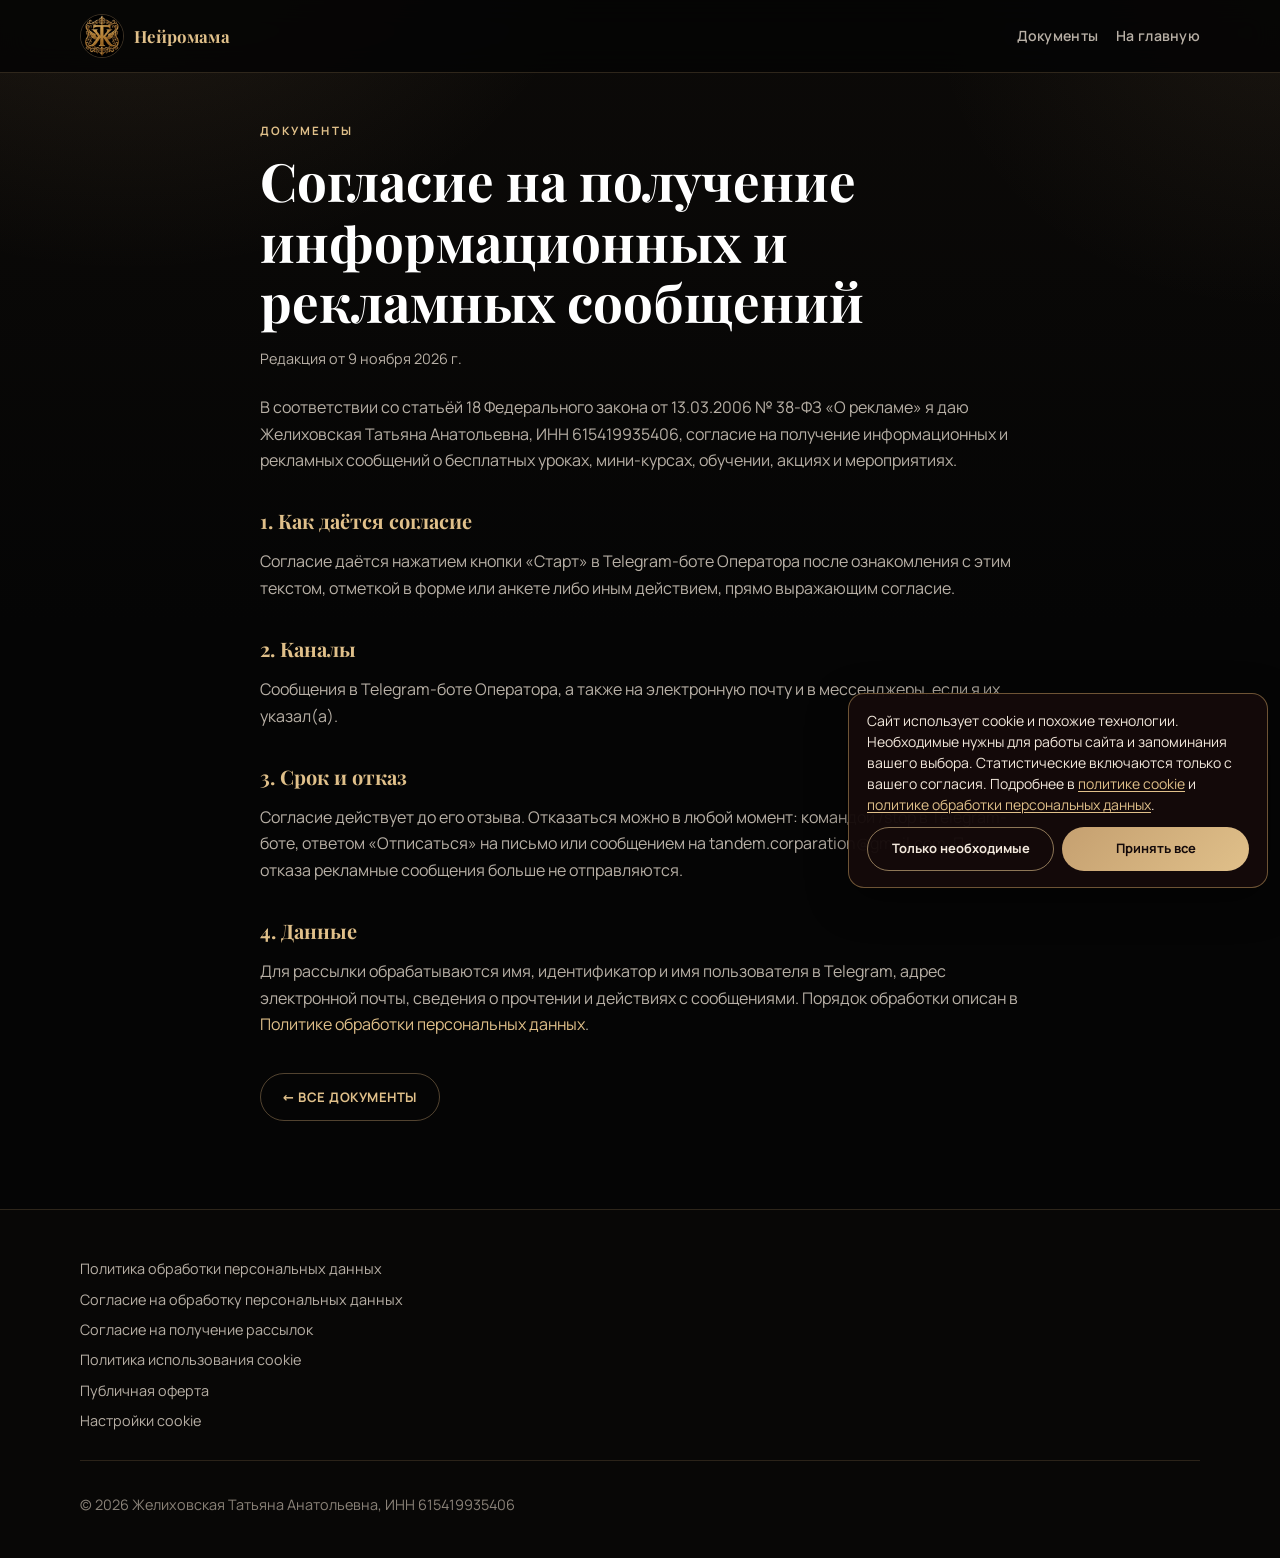
<file: soglasie-rassylka.html>
<!DOCTYPE html>
<html lang="ru">
<head>
  <meta charset="UTF-8" />
  <meta name="viewport" content="width=device-width, initial-scale=1" />
  <title>Согласие на получение рассылок — Татьяна Желиховская</title>
  <meta name="description" content="Согласие на получение информационных и рекламных сообщений." />
  <link rel="icon" href="assets/favicon.png" type="image/png" />
  <link rel="stylesheet" href="css/fonts.css" />
  <link rel="stylesheet" href="css/styles.css?v=blackgold2" />
  <style>
    .legal { max-width: 760px; overflow-wrap: anywhere; }
    .legal .tbl table { min-width: 520px; }
    .legal h1 { margin-bottom: 8px; }
    .legal h2 { font-size: 1.25rem; margin: 36px 0 12px; }
    .legal p, .legal li { color: var(--muted); line-height: 1.65; }
    .legal ol, .legal ul { padding-left: 1.3em; display: grid; gap: 6px; }
    .legal .ed { font-size: .9rem; margin-bottom: 24px; }
    .legal .req { border: 1px solid rgba(227,178,60,.35); border-radius: 14px; padding: 16px 18px; margin-top: 12px; }
    .legal .req p { margin: 4px 0; }
    .legal table { width: 100%; border-collapse: collapse; font-size: .95rem; }
    .legal th, .legal td { text-align: left; vertical-align: top; padding: 10px 8px; border-bottom: 1px solid rgba(227,178,60,.2); color: var(--muted); }
    .legal th { color: inherit; }
    .legal .tbl { overflow-x: auto; }
    .legal a { color: #e0c08a; }
  </style>
</head>
<body>
  <nav class="site-nav" aria-label="Навигация">
    <div class="wrap">
      <a class="brand" href="index.html">
        <img src="assets/logo.png" alt="ТЖ" width="44" height="44" />
        <span>Нейромама</span>
      </a>
      <div class="nav-links">
        <a href="dokumenty.html">Документы</a>
        <a href="index.html">На главную</a>
      </div>
    </div>
  </nav>

  <main class="wrap legal">
    <p class="eyebrow"><a href="dokumenty.html">Документы</a></p>
    <h1>Согласие на получение информационных и рекламных сообщений</h1>
    <p class="ed">Редакция от 9 ноября 2026 г.</p>
    <p>В соответствии со статьёй 18 Федерального закона от 13.03.2006 № 38-ФЗ «О рекламе» я даю Желиховская Татьяна Анатольевна, ИНН 615419935406, согласие на получение информационных и рекламных сообщений о бесплатных уроках, мини-курсах, обучении, акциях и мероприятиях.</p>

    <h2>1. Как даётся согласие</h2>
    <p>Согласие даётся нажатием кнопки «Старт» в Telegram-боте Оператора после ознакомления с этим текстом, отметкой в форме или анкете либо иным действием, прямо выражающим согласие.</p>

    <h2>2. Каналы</h2>
    <p>Сообщения в Telegram-боте Оператора, а также на электронную почту и в мессенджеры, если я их указал(а).</p>

    <h2>3. Срок и отказ</h2>
    <p>Согласие действует до его отзыва. Отказаться можно в любой момент: командой /stop в Telegram-боте, ответом «Отписаться» на письмо или сообщением на tandem.corparation@gmail.com. После отказа рекламные сообщения больше не отправляются.</p>

    <h2>4. Данные</h2>
    <p>Для рассылки обрабатываются имя, идентификатор и имя пользователя в Telegram, адрес электронной почты, сведения о прочтении и действиях с сообщениями. Порядок обработки описан в <a href="privacy.html">Политике обработки персональных данных</a>.</p>
    <p style="margin-top:36px"><a class="btn btn-ghost" href="dokumenty.html">← Все документы</a></p>
  </main>

  <footer class="site-footer">
    <div class="wrap">
      <div class="footer-grid">
        <div class="footer-links">
          <a href="privacy.html">Политика обработки персональных данных</a>
          <a href="soglasie.html">Согласие на обработку персональных данных</a>
          <a href="soglasie-rassylka.html">Согласие на получение рассылок</a>
          <a href="cookies.html">Политика использования cookie</a>
          <a href="oferta.html">Публичная оферта</a>
          <a href="#" data-cookie-settings>Настройки cookie</a>
        </div>
      </div>
      <div class="footer-bottom">
        <p>© 2026 Желиховская Татьяна Анатольевна, ИНН 615419935406</p>
      </div>
    </div>
  </footer>
  <script src="js/consent.js" defer></script>
</body>
</html>
</file>
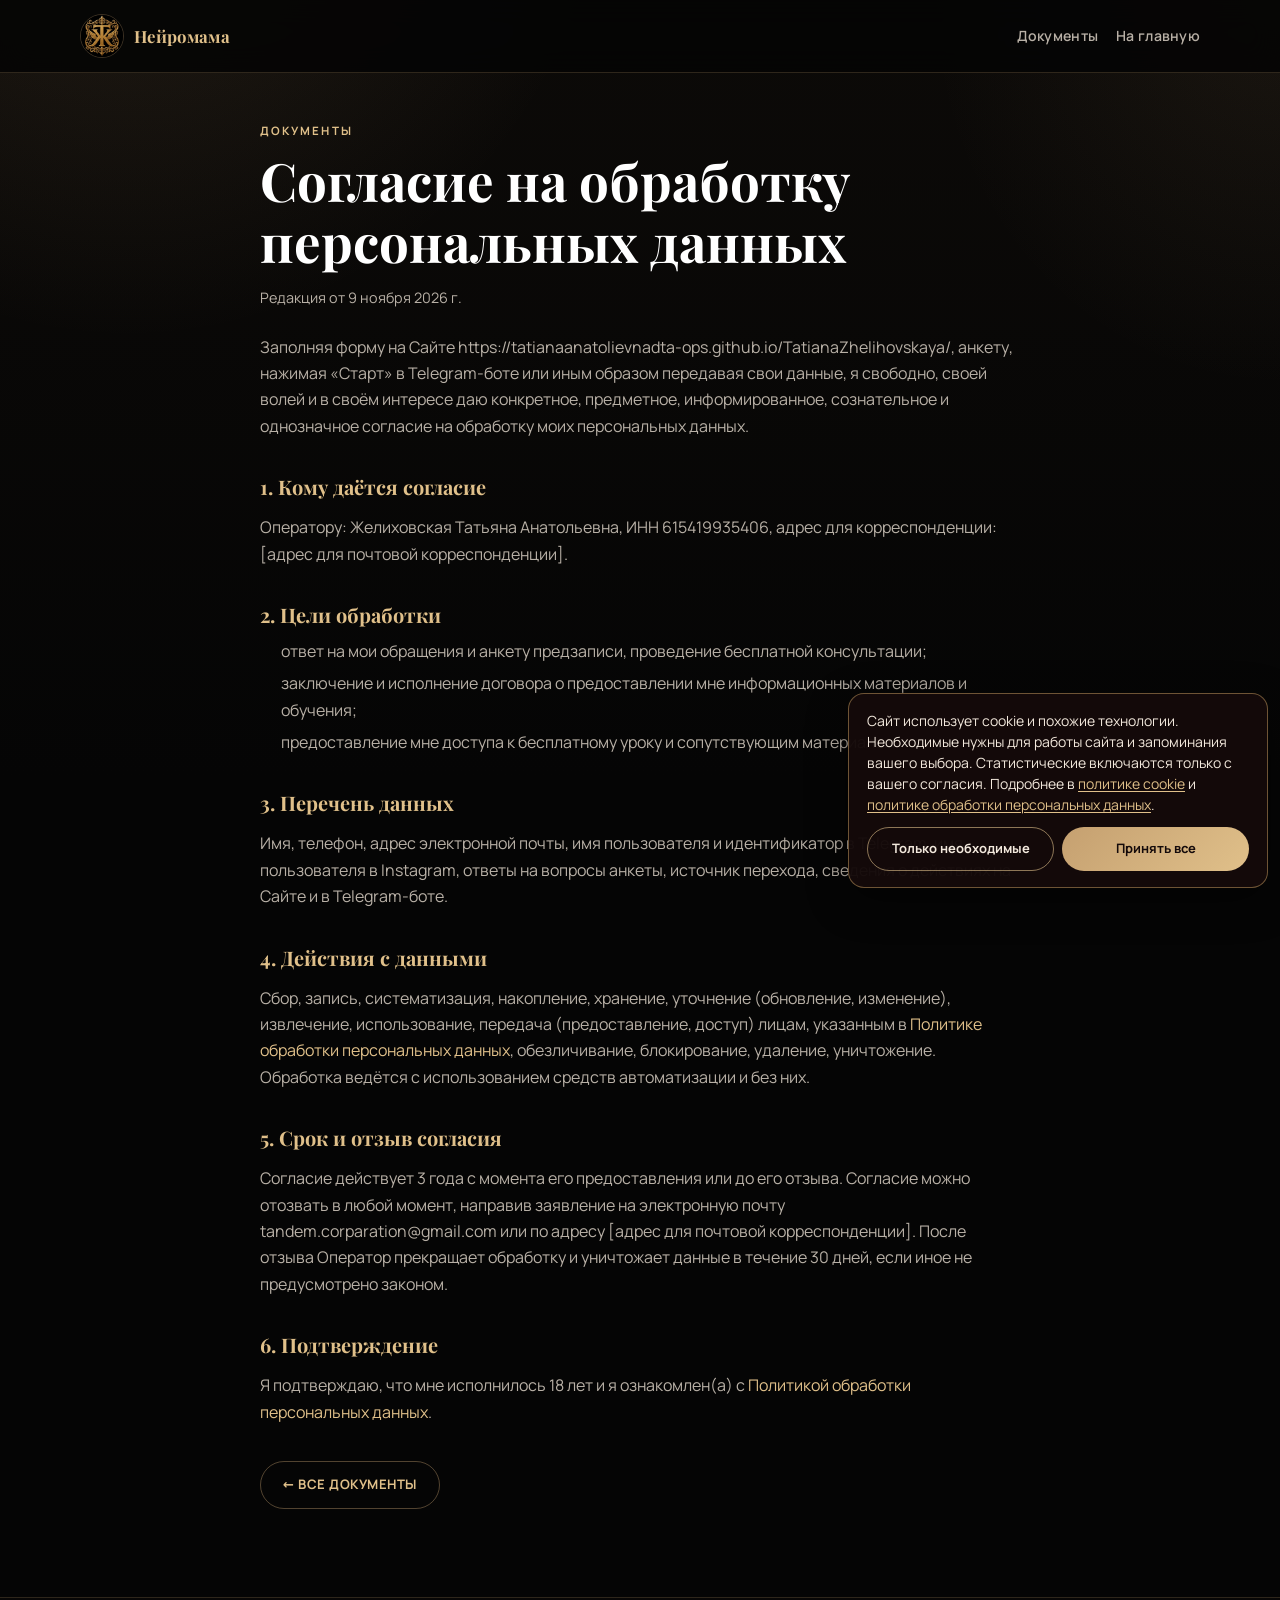
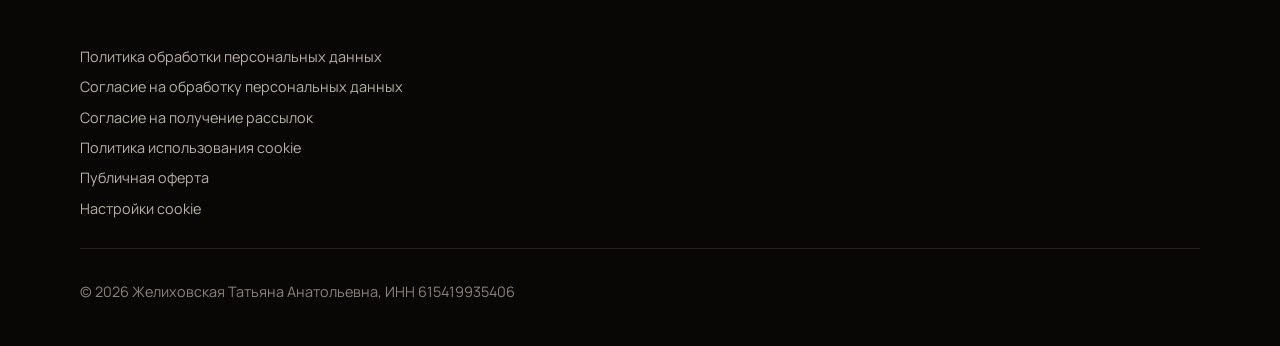
<file: soglasie.html>
<!DOCTYPE html>
<html lang="ru">
<head>
  <meta charset="UTF-8" />
  <meta name="viewport" content="width=device-width, initial-scale=1" />
  <title>Согласие на обработку персональных данных — Татьяна Желиховская</title>
  <meta name="description" content="Текст согласия на обработку персональных данных." />
  <link rel="icon" href="assets/favicon.png" type="image/png" />
  <link rel="stylesheet" href="css/fonts.css" />
  <link rel="stylesheet" href="css/styles.css?v=blackgold2" />
  <style>
    .legal { max-width: 760px; overflow-wrap: anywhere; }
    .legal .tbl table { min-width: 520px; }
    .legal h1 { margin-bottom: 8px; }
    .legal h2 { font-size: 1.25rem; margin: 36px 0 12px; }
    .legal p, .legal li { color: var(--muted); line-height: 1.65; }
    .legal ol, .legal ul { padding-left: 1.3em; display: grid; gap: 6px; }
    .legal .ed { font-size: .9rem; margin-bottom: 24px; }
    .legal .req { border: 1px solid rgba(227,178,60,.35); border-radius: 14px; padding: 16px 18px; margin-top: 12px; }
    .legal .req p { margin: 4px 0; }
    .legal table { width: 100%; border-collapse: collapse; font-size: .95rem; }
    .legal th, .legal td { text-align: left; vertical-align: top; padding: 10px 8px; border-bottom: 1px solid rgba(227,178,60,.2); color: var(--muted); }
    .legal th { color: inherit; }
    .legal .tbl { overflow-x: auto; }
    .legal a { color: #e0c08a; }
  </style>
</head>
<body>
  <nav class="site-nav" aria-label="Навигация">
    <div class="wrap">
      <a class="brand" href="index.html">
        <img src="assets/logo.png" alt="ТЖ" width="44" height="44" />
        <span>Нейромама</span>
      </a>
      <div class="nav-links">
        <a href="dokumenty.html">Документы</a>
        <a href="index.html">На главную</a>
      </div>
    </div>
  </nav>

  <main class="wrap legal">
    <p class="eyebrow"><a href="dokumenty.html">Документы</a></p>
    <h1>Согласие на обработку персональных данных</h1>
    <p class="ed">Редакция от 9 ноября 2026 г.</p>
    <p>Заполняя форму на Сайте https://tatianaanatolievnadta-ops.github.io/TatianaZhelihovskaya/, анкету, нажимая «Старт» в Telegram-боте или иным образом передавая свои данные, я свободно, своей волей и в своём интересе даю конкретное, предметное, информированное, сознательное и однозначное согласие на обработку моих персональных данных.</p>

    <h2>1. Кому даётся согласие</h2>
    <p>Оператору: Желиховская Татьяна Анатольевна, ИНН 615419935406, адрес для корреспонденции: [адрес для почтовой корреспонденции].</p>

    <h2>2. Цели обработки</h2>
    <ul>
      <li>ответ на мои обращения и анкету предзаписи, проведение бесплатной консультации;</li>
      <li>заключение и исполнение договора о предоставлении мне информационных материалов и обучения;</li>
      <li>предоставление мне доступа к бесплатному уроку и сопутствующим материалам.</li>
    </ul>

    <h2>3. Перечень данных</h2>
    <p>Имя, телефон, адрес электронной почты, имя пользователя и идентификатор в Telegram, имя пользователя в Instagram, ответы на вопросы анкеты, источник перехода, сведения о действиях на Сайте и в Telegram-боте.</p>

    <h2>4. Действия с данными</h2>
    <p>Сбор, запись, систематизация, накопление, хранение, уточнение (обновление, изменение), извлечение, использование, передача (предоставление, доступ) лицам, указанным в <a href="privacy.html">Политике обработки персональных данных</a>, обезличивание, блокирование, удаление, уничтожение. Обработка ведётся с использованием средств автоматизации и без них.</p>

    <h2>5. Срок и отзыв согласия</h2>
    <p>Согласие действует 3 года с момента его предоставления или до его отзыва. Согласие можно отозвать в любой момент, направив заявление на электронную почту tandem.corparation@gmail.com или по адресу [адрес для почтовой корреспонденции]. После отзыва Оператор прекращает обработку и уничтожает данные в течение 30 дней, если иное не предусмотрено законом.</p>

    <h2>6. Подтверждение</h2>
    <p>Я подтверждаю, что мне исполнилось 18 лет и я ознакомлен(а) с <a href="privacy.html">Политикой обработки персональных данных</a>.</p>
    <p style="margin-top:36px"><a class="btn btn-ghost" href="dokumenty.html">← Все документы</a></p>
  </main>

  <footer class="site-footer">
    <div class="wrap">
      <div class="footer-grid">
        <div class="footer-links">
          <a href="privacy.html">Политика обработки персональных данных</a>
          <a href="soglasie.html">Согласие на обработку персональных данных</a>
          <a href="soglasie-rassylka.html">Согласие на получение рассылок</a>
          <a href="cookies.html">Политика использования cookie</a>
          <a href="oferta.html">Публичная оферта</a>
          <a href="#" data-cookie-settings>Настройки cookie</a>
        </div>
      </div>
      <div class="footer-bottom">
        <p>© 2026 Желиховская Татьяна Анатольевна, ИНН 615419935406</p>
      </div>
    </div>
  </footer>
  <script src="js/consent.js" defer></script>
</body>
</html>
</file>
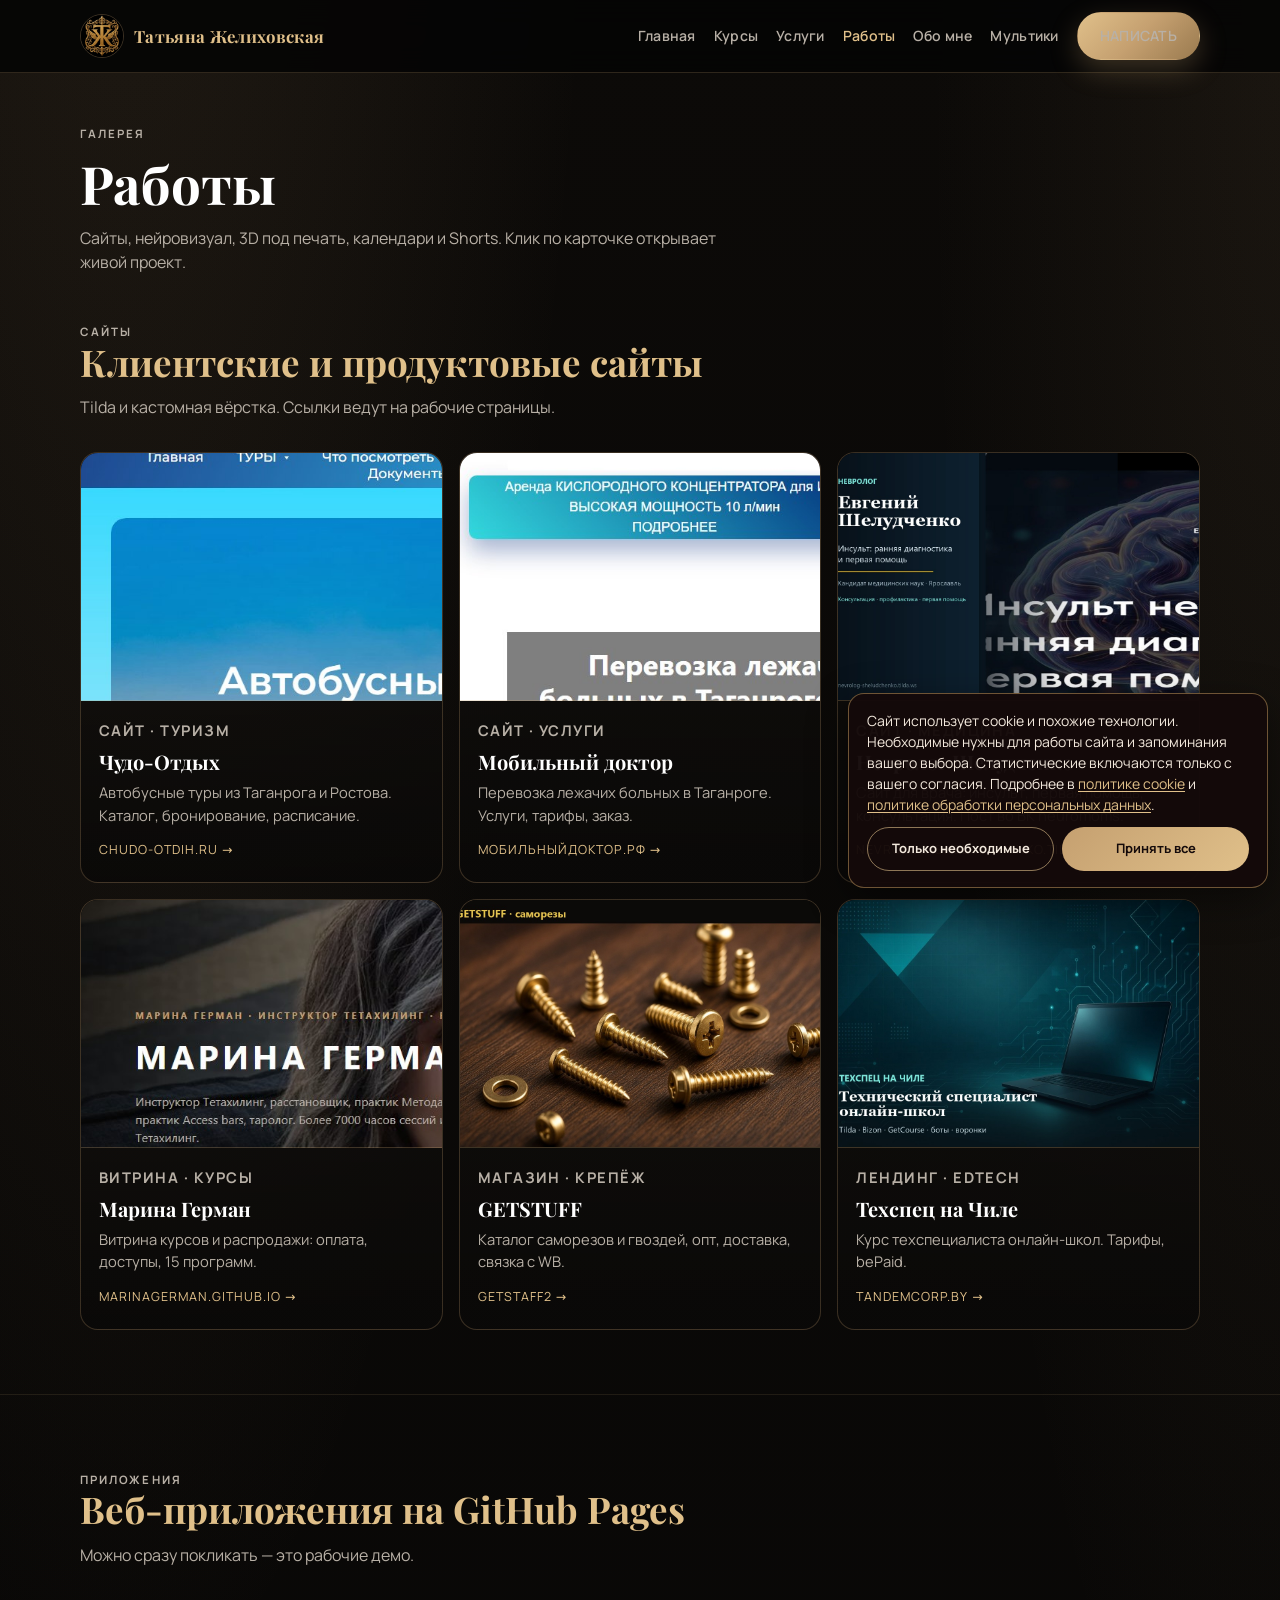
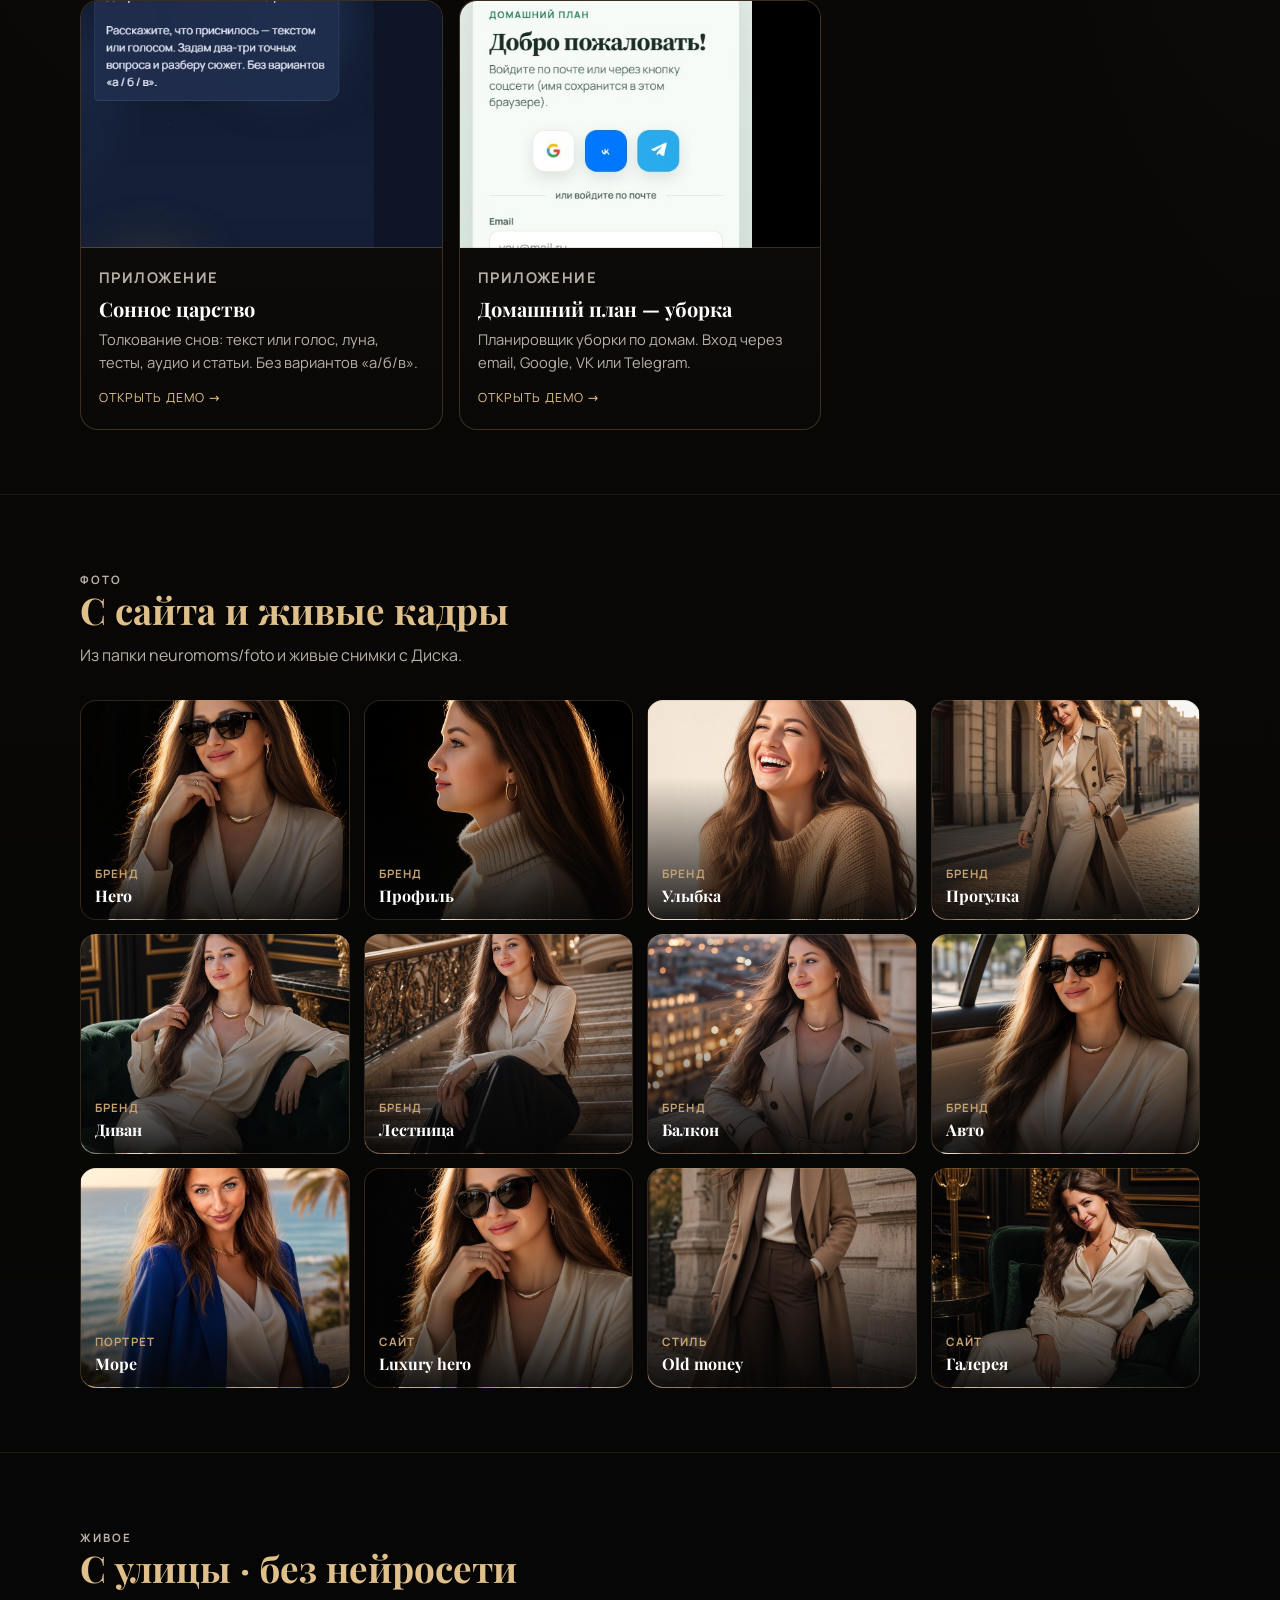
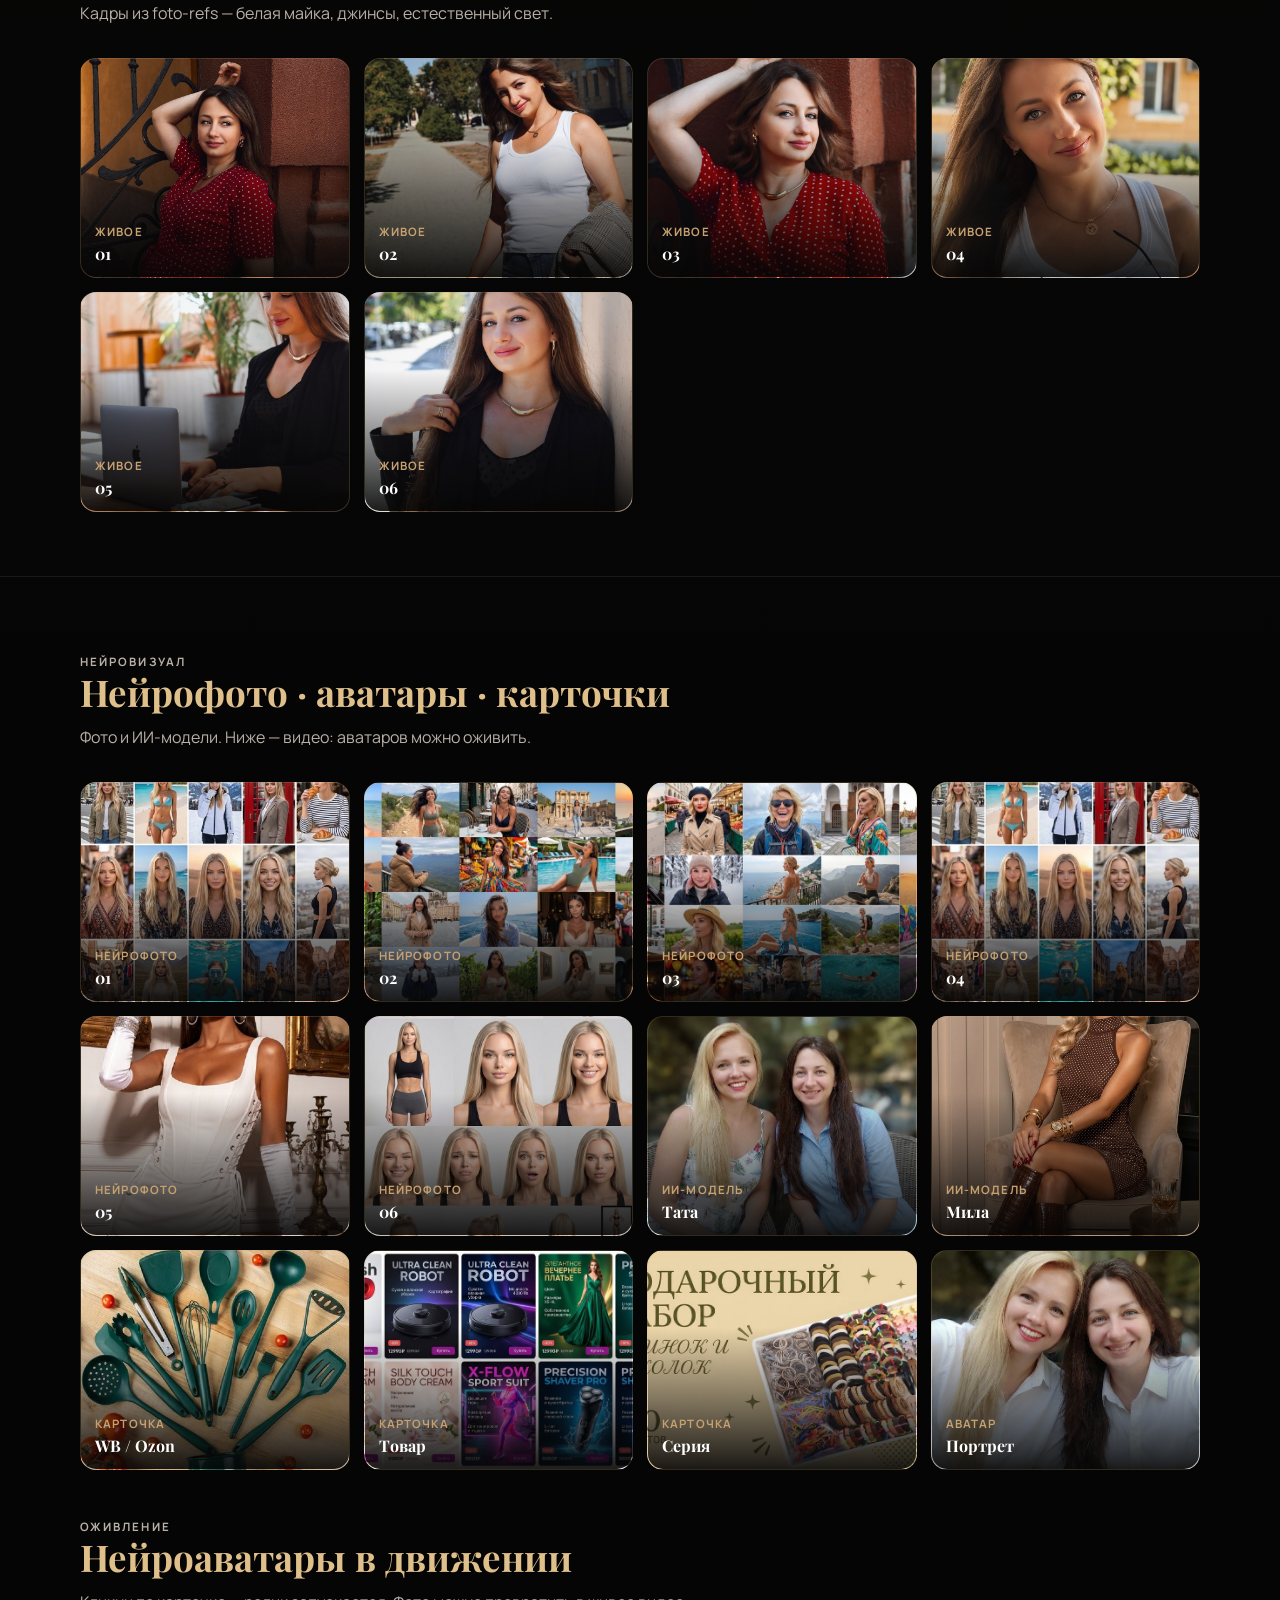
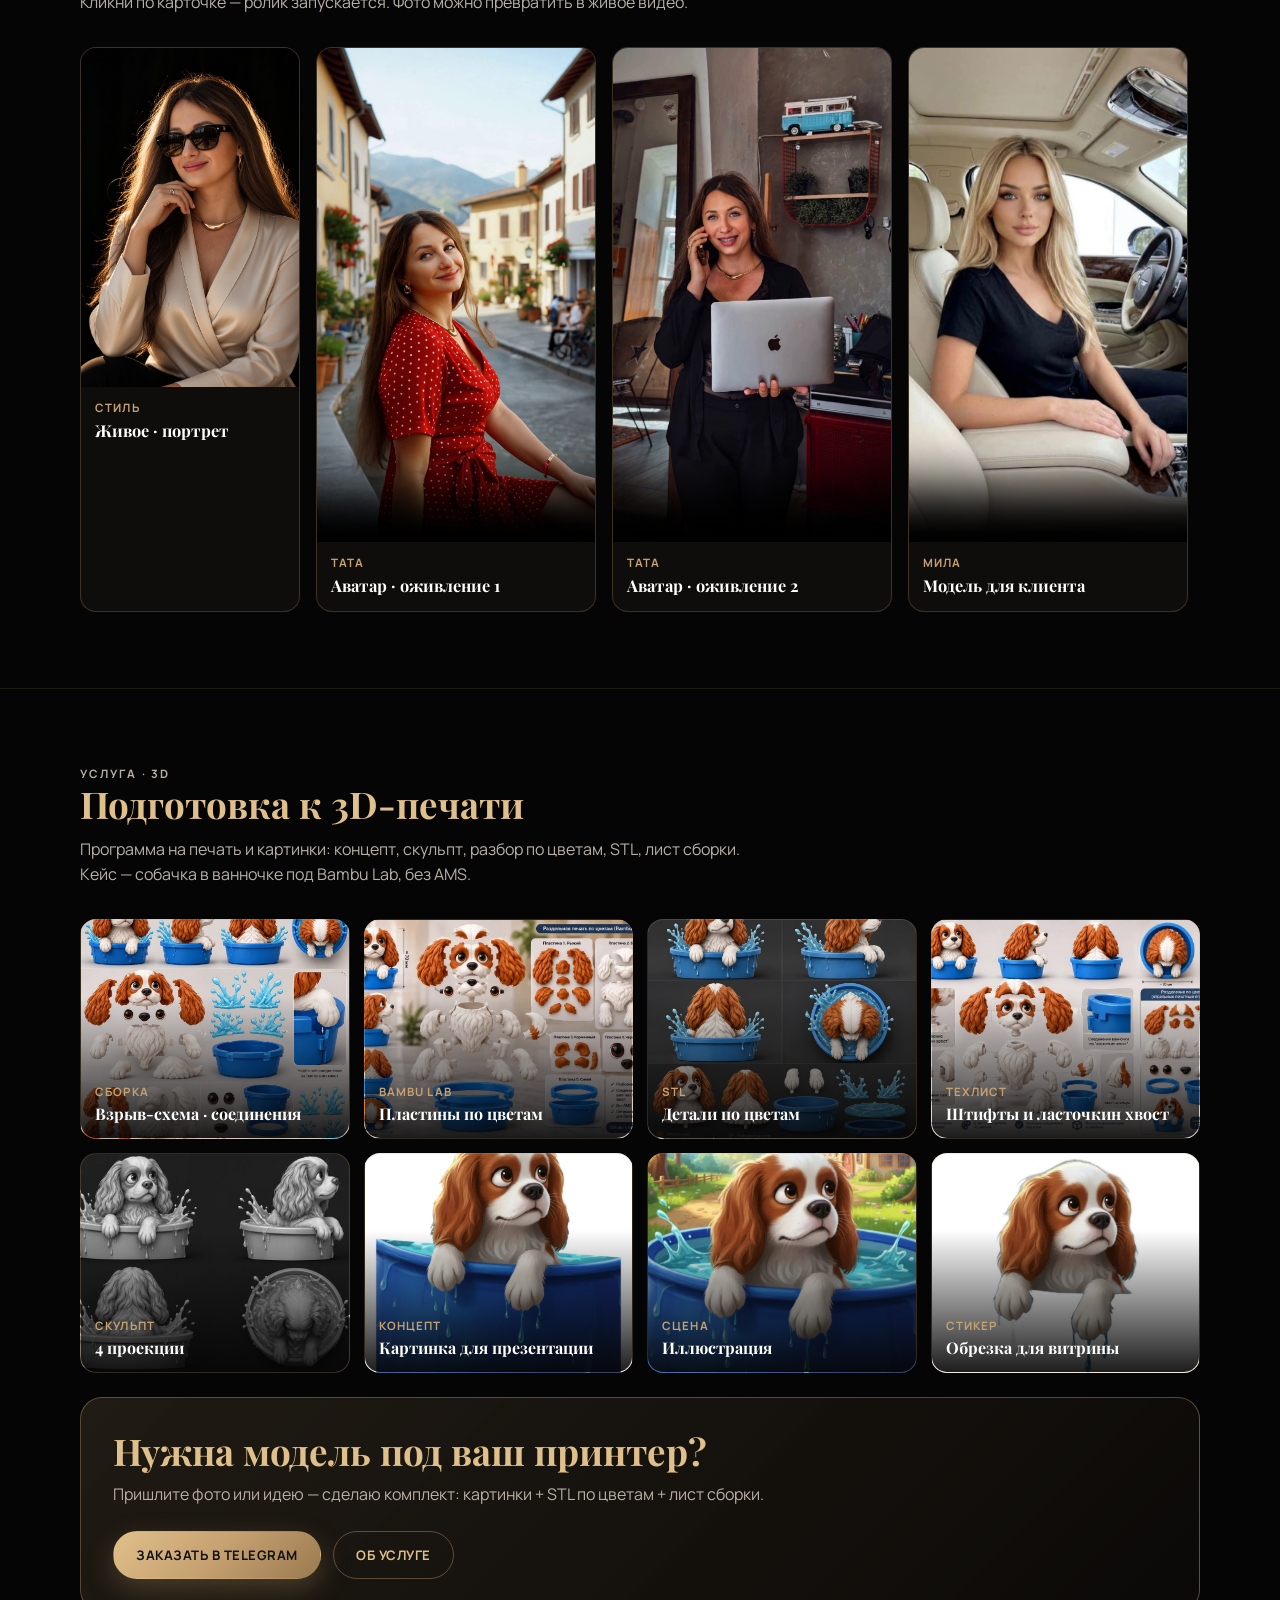
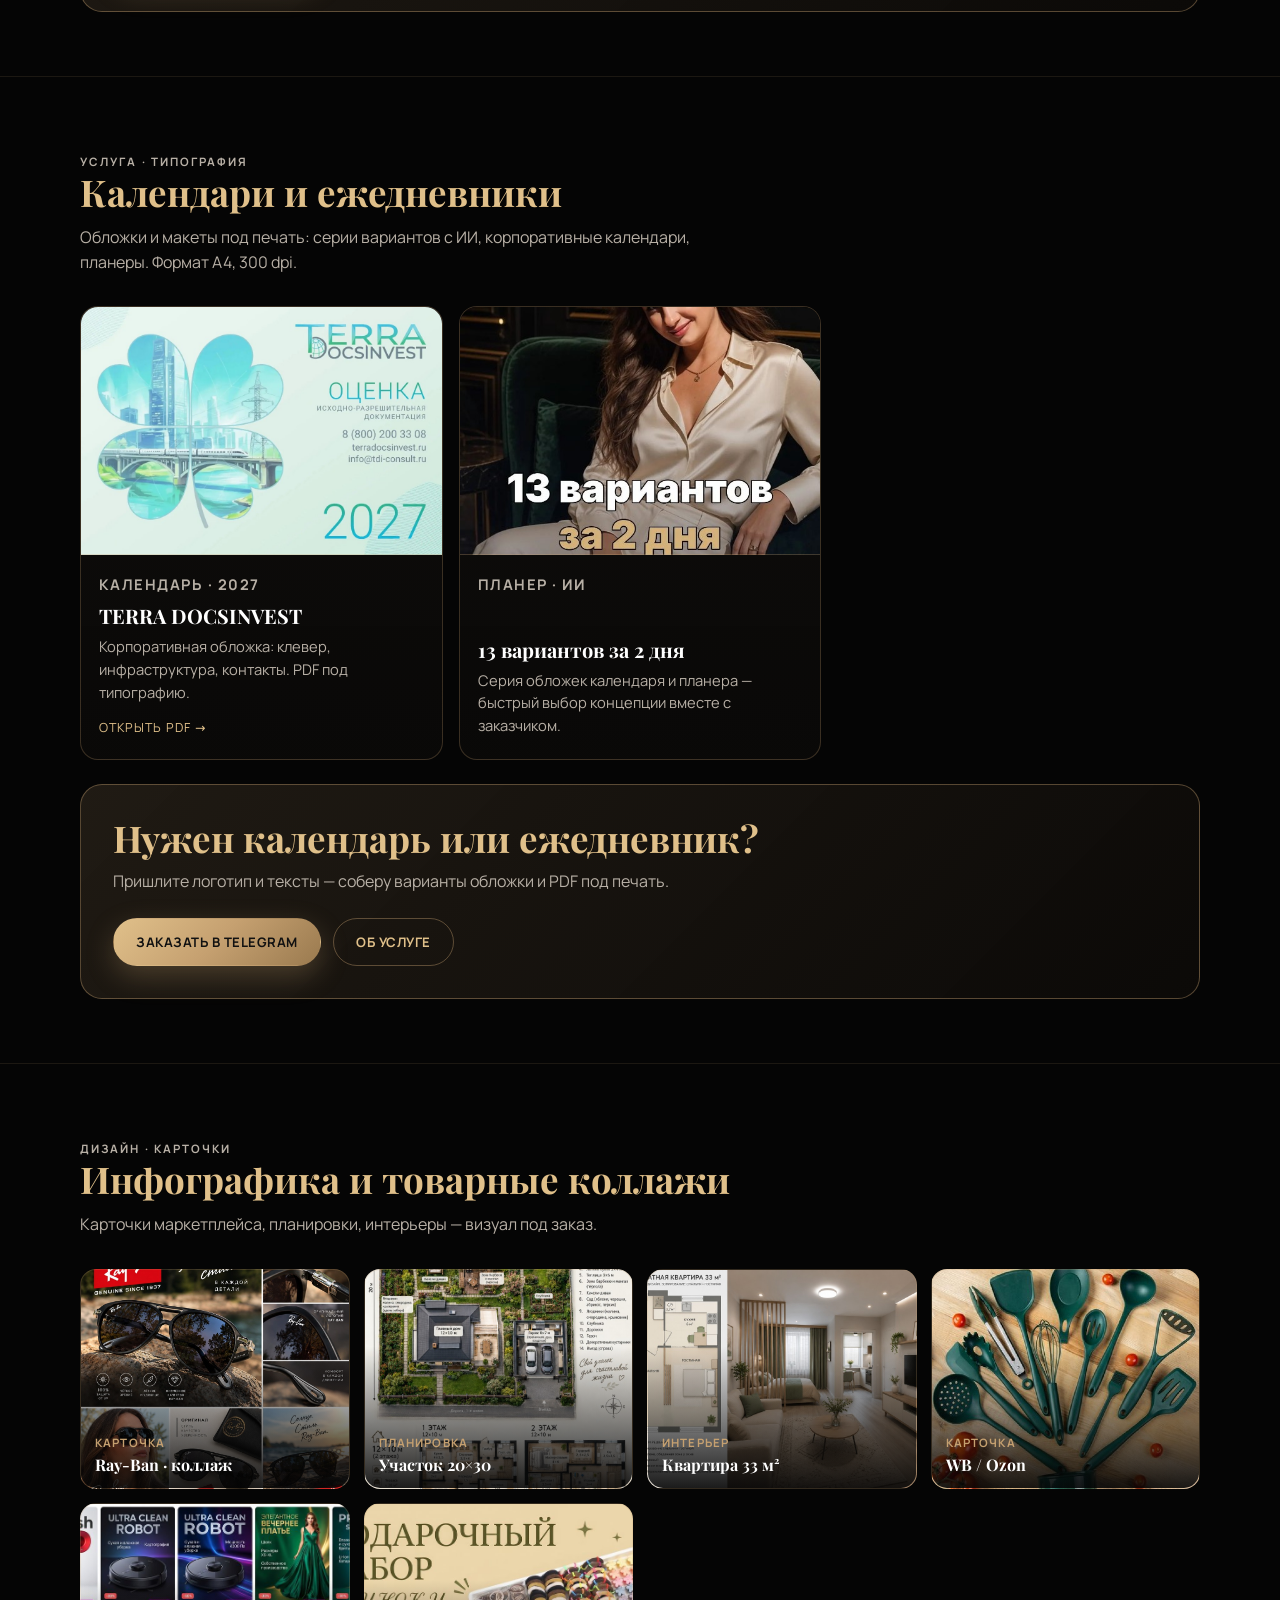
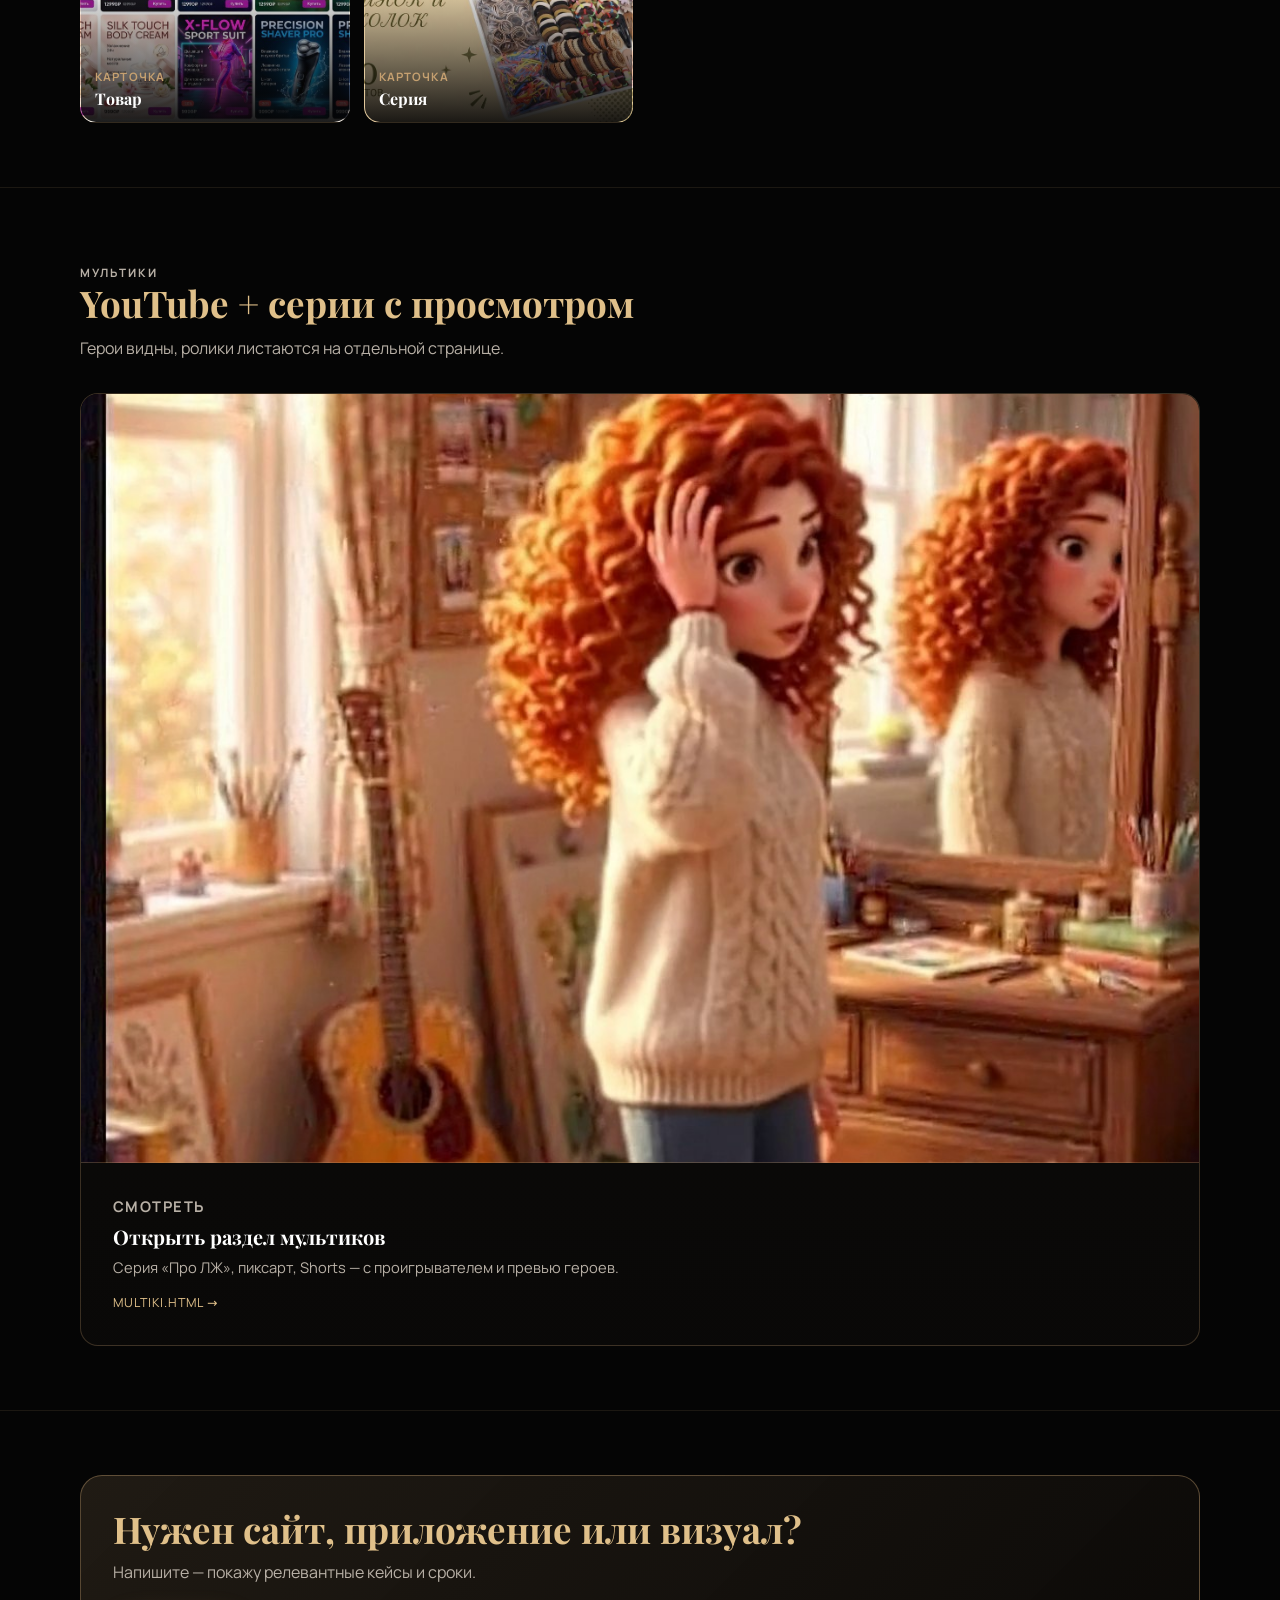
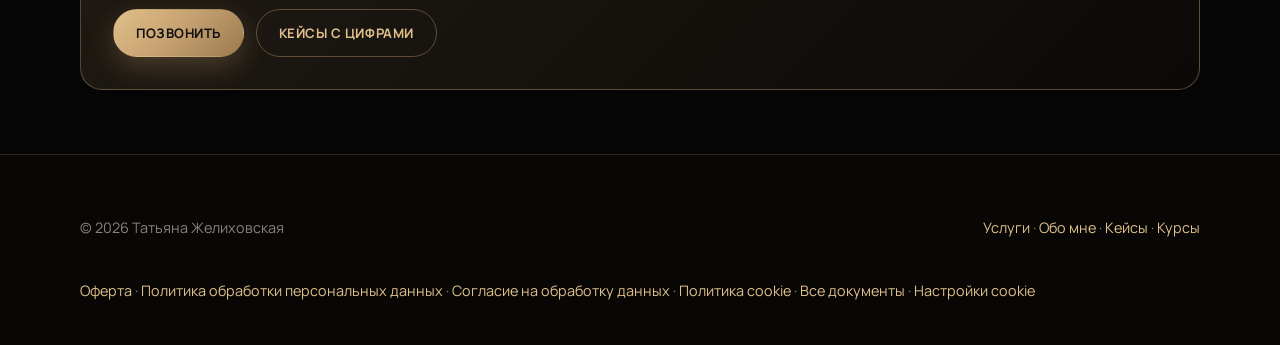
<file: works.html>
﻿<!DOCTYPE html>
<html lang="ru">
<head>
  <meta charset="UTF-8" />
  <meta name="viewport" content="width=device-width, initial-scale=1" />
  <title>Портфолио — Татьяна Желиховская</title>
  <meta name="description" content="Портфолио: сайты, приложения, нейрофото, видео. Чудо-Отдых, Мобильный доктор, ТАНДЕМ, Сонное царство, Уборка." />
  <link rel="icon" href="assets/favicon.png" type="image/png" />
  <link rel="stylesheet" href="css/fonts.css" />
  <link rel="stylesheet" href="css/styles.css?v=blackgold2" />
</head>
<body>
  <nav class="site-nav" aria-label="Главная навигация">
    <div class="wrap">
      <a class="brand" href="index.html">
        <img src="assets/logo.png" alt="ТЖ" width="44" height="44" />
        <span>Татьяна Желиховская</span>
      </a>
      <button class="nav-toggle" type="button" aria-label="Меню" aria-expanded="false">
        <span></span><span></span><span></span>
      </button>
      <div class="nav-links">
        <a href="index.html">Главная</a>
        <a href="index.html#courses">Курсы</a>
        <a href="portfolio.html">Услуги</a>
        <a href="works.html" aria-current="page">Работы</a>
        <a href="about.html">Обо мне</a>
        <a href="multiki.html">Мультики</a>
        <a class="btn btn-gold" href="https://t.me/tatiana_tandem" target="_blank" rel="noopener">Написать</a>
      </div>
    </div>
  </nav>

  <header class="page-hero wrap">
    <p class="eyebrow">Галерея</p>
    <h1>Работы</h1>
    <p>Сайты, нейровизуал, 3D под печать, календари и Shorts. Клик по карточке открывает живой проект.</p>
  </header>

  <section id="sites" style="padding-top:8px;border-top:none">
    <div class="wrap">
      <div class="section-head reveal">
        <p class="eyebrow">Сайты</p>
        <h2>Клиентские и продуктовые сайты</h2>
        <p>Tilda и кастомная вёрстка. Ссылки ведут на рабочие страницы.</p>
      </div>

      <div class="folio-grid">
        <a class="folio reveal" href="https://chudo-otdih.ru/" target="_blank" rel="noopener">
          <div class="folio-shot" style="background-image:url('assets/portfolio/sites/chudo-otdih.jpg')"></div>
          <div class="folio-body">
            <p class="tag">Сайт · туризм</p>
            <h3>Чудо-Отдых</h3>
            <p>Автобусные туры из Таганрога и Ростова. Каталог, бронирование, расписание.</p>
            <span class="folio-link">chudo-otdih.ru →</span>
          </div>
        </a>

        <a class="folio reveal" href="http://www.xn--90aglegdelfgbyy5jn.xn--p1ai/" target="_blank" rel="noopener">
          <div class="folio-shot" style="background-image:url('assets/portfolio/sites/mobilnyy-doktor.jpg')"></div>
          <div class="folio-body">
            <p class="tag">Сайт · услуги</p>
            <h3>Мобильный доктор</h3>
            <p>Перевозка лежачих больных в Таганроге. Услуги, тарифы, заказ.</p>
            <span class="folio-link">мобильныйдоктор.рф →</span>
          </div>
        </a>

        <a class="folio reveal" href="https://nevrolog-sheludchenko.tilda.ws" target="_blank" rel="noopener">
          <div class="folio-shot" style="background-image:url('assets/portfolio/sites/nevrolog.jpg')"></div>
          <div class="folio-body">
            <p class="tag">Сайт · медицина</p>
            <h3>Невролог Шелудченко</h3>
            <p>Сайт для врача: инсульт, первая помощь, консультация. Пост во ВК neuromoms.</p>
            <span class="folio-link">nevrolog-sheludchenko.tilda.ws →</span>
          </div>
        </a>

        <a class="folio reveal" href="https://marinagerman.github.io/marinagerman/" target="_blank" rel="noopener">
          <div class="folio-shot" style="background-image:url('assets/portfolio/sites/marina.jpg')"></div>
          <div class="folio-body">
            <p class="tag">Витрина · курсы</p>
            <h3>Марина Герман</h3>
            <p>Витрина курсов и распродажи: оплата, доступы, 15 программ.</p>
            <span class="folio-link">marinagerman.github.io →</span>
          </div>
        </a>

        <a class="folio reveal" href="https://tatianaanatolievnadta-ops.github.io/getstaff2/" target="_blank" rel="noopener">
          <div class="folio-shot" style="background-image:url('assets/portfolio/sites/getstaff.jpg')"></div>
          <div class="folio-body">
            <p class="tag">Магазин · крепёж</p>
            <h3>GETSTUFF</h3>
            <p>Каталог саморезов и гвоздей, опт, доставка, связка с WB.</p>
            <span class="folio-link">getstaff2 →</span>
          </div>
        </a>

        <a class="folio reveal" href="https://tandemcorp.by/" target="_blank" rel="noopener">
          <div class="folio-shot" style="background-image:url('assets/portfolio/sites/techspec.jpg')"></div>
          <div class="folio-body">
            <p class="tag">Лендинг · EdTech</p>
            <h3>Техспец на Чиле</h3>
            <p>Курс техспециалиста онлайн-школ. Тарифы, bePaid.</p>
            <span class="folio-link">tandemcorp.by →</span>
          </div>
        </a>
      </div>
    </div>
  </section>

  <section id="apps">
    <div class="wrap">
      <div class="section-head reveal">
        <p class="eyebrow">Приложения</p>
        <h2>Веб-приложения на GitHub Pages</h2>
        <p>Можно сразу покликать — это рабочие демо.</p>
      </div>

      <div class="folio-grid">
        <a class="folio reveal" href="https://tatianaanatolievnadta-ops.github.io/sonnoecarstvonaponyatnom/" target="_blank" rel="noopener">
          <div class="folio-shot" style="background-image:url('assets/portfolio/apps/sonnoe.jpg')"></div>
          <div class="folio-body">
            <p class="tag">Приложение</p>
            <h3>Сонное царство</h3>
            <p>Толкование снов: текст или голос, луна, тесты, аудио и статьи. Без вариантов «а/б/в».</p>
            <span class="folio-link">Открыть демо →</span>
          </div>
        </a>

        <a class="folio reveal" href="https://tatianaanatolievnadta-ops.github.io/uborka/" target="_blank" rel="noopener">
          <div class="folio-shot" style="background-image:url('assets/portfolio/apps/uborka.jpg')"></div>
          <div class="folio-body">
            <p class="tag">Приложение</p>
            <h3>Домашний план — уборка</h3>
            <p>Планировщик уборки по домам. Вход через email, Google, VK или Telegram.</p>
            <span class="folio-link">Открыть демо →</span>
          </div>
        </a>
      </div>
    </div>
  </section>

  <section id="photos">
    <div class="wrap">
      <div class="section-head">
        <p class="eyebrow">Фото</p>
        <h2>С сайта и живые кадры</h2>
        <p>Из папки neuromoms/foto и живые снимки с Диска.</p>
      </div>
      <div class="masonry gallery-masonry">
        <article class="work work-img" style="background-image:url('assets/portfolio/brand/nm-hero-glasses.jpg')"><p class="tag">Бренд</p><h3>Hero</h3></article>
        <article class="work work-img" style="background-image:url('assets/portfolio/brand/nm-profile.jpg')"><p class="tag">Бренд</p><h3>Профиль</h3></article>
        <article class="work work-img" style="background-image:url('assets/portfolio/brand/nm-laugh.jpg')"><p class="tag">Бренд</p><h3>Улыбка</h3></article>
        <article class="work work-img" style="background-image:url('assets/portfolio/brand/nm-walk.jpg')"><p class="tag">Бренд</p><h3>Прогулка</h3></article>
        <article class="work work-img" style="background-image:url('assets/portfolio/brand/nm-sofa.jpg')"><p class="tag">Бренд</p><h3>Диван</h3></article>
        <article class="work work-img" style="background-image:url('assets/portfolio/brand/nm-stairs.jpg')"><p class="tag">Бренд</p><h3>Лестница</h3></article>
        <article class="work work-img" style="background-image:url('assets/portfolio/brand/nm-balcony.jpg')"><p class="tag">Бренд</p><h3>Балкон</h3></article>
        <article class="work work-img" style="background-image:url('assets/portfolio/brand/nm-car.jpg')"><p class="tag">Бренд</p><h3>Авто</h3></article>
        <article class="work work-img" style="background-image:url('assets/portfolio/brand/sea-portrait-1.jpg')"><p class="tag">Портрет</p><h3>Море</h3></article>
        <article class="work work-img" style="background-image:url('assets/portfolio/brand/site-hero-luxury.jpg')"><p class="tag">Сайт</p><h3>Luxury hero</h3></article>
        <article class="work work-img" style="background-image:url('assets/portfolio/brand/oldmoney-coat.jpg')"><p class="tag">Стиль</p><h3>Old money</h3></article>
        <article class="work work-img" style="background-image:url('assets/portfolio/brand/gallery-sofa.jpg')"><p class="tag">Сайт</p><h3>Галерея</h3></article>
      </div>
    </div>
  </section>

  <section id="live">
    <div class="wrap">
      <div class="section-head">
        <p class="eyebrow">Живое</p>
        <h2>С улицы · без нейросети</h2>
        <p>Кадры из foto-refs — белая майка, джинсы, естественный свет.</p>
      </div>
      <div class="masonry gallery-masonry">
        <article class="work work-img" style="background-image:url('assets/portfolio/live/live-01.jpg')"><p class="tag">Живое</p><h3>01</h3></article>
        <article class="work work-img" style="background-image:url('assets/portfolio/live/live-02.jpg')"><p class="tag">Живое</p><h3>02</h3></article>
        <article class="work work-img" style="background-image:url('assets/portfolio/live/live-03.jpg')"><p class="tag">Живое</p><h3>03</h3></article>
        <article class="work work-img" style="background-image:url('assets/portfolio/live/live-04.jpg')"><p class="tag">Живое</p><h3>04</h3></article>
        <article class="work work-img" style="background-image:url('assets/portfolio/live/live-05.jpg')"><p class="tag">Живое</p><h3>05</h3></article>
        <article class="work work-img" style="background-image:url('assets/portfolio/live/live-06.jpg')"><p class="tag">Живое</p><h3>06</h3></article>
      </div>
    </div>
  </section>

  <section id="ai">
    <div class="wrap">
      <div class="section-head">
        <p class="eyebrow">Нейровизуал</p>
        <h2>Нейрофото · аватары · карточки</h2>
        <p>Фото и ИИ-модели. Ниже — видео: аватаров можно оживить.</p>
      </div>
      <div class="masonry gallery-masonry">
        <article class="work work-img" style="background-image:url('assets/portfolio/neurofoto/foto-01.jpg')"><p class="tag">Нейрофото</p><h3>01</h3></article>
        <article class="work work-img" style="background-image:url('assets/portfolio/neurofoto/foto-02.jpg')"><p class="tag">Нейрофото</p><h3>02</h3></article>
        <article class="work work-img" style="background-image:url('assets/portfolio/neurofoto/foto-03.jpg')"><p class="tag">Нейрофото</p><h3>03</h3></article>
        <article class="work work-img" style="background-image:url('assets/portfolio/neurofoto/foto-07.jpg')"><p class="tag">Нейрофото</p><h3>04</h3></article>
        <article class="work work-img" style="background-image:url('assets/portfolio/neurofoto/foto-08.jpg')"><p class="tag">Нейрофото</p><h3>05</h3></article>
        <article class="work work-img" style="background-image:url('assets/portfolio/neurofoto/foto-09.jpg')"><p class="tag">Нейрофото</p><h3>06</h3></article>
        <article class="work work-img" style="background-image:url('assets/portfolio/avatars/avatar-tata-01.jpg')"><p class="tag">ИИ-модель</p><h3>Тата</h3></article>
        <article class="work work-img" style="background-image:url('assets/portfolio/avatars/mila-01.jpg')"><p class="tag">ИИ-модель</p><h3>Мила</h3></article>
        <article class="work work-img" style="background-image:url('assets/portfolio/cards/card-01.jpg')"><p class="tag">Карточка</p><h3>WB / Ozon</h3></article>
        <article class="work work-img" style="background-image:url('assets/portfolio/cards/card-02.jpg')"><p class="tag">Карточка</p><h3>Товар</h3></article>
        <article class="work work-img" style="background-image:url('assets/portfolio/cards/card-03.jpg')"><p class="tag">Карточка</p><h3>Серия</h3></article>
        <article class="work work-img" style="background-image:url('assets/portfolio/avatars/avatar-tata-03.jpg')"><p class="tag">Аватар</p><h3>Портрет</h3></article>
      </div>

      <div class="section-head" style="margin-top:48px">
        <p class="eyebrow">Оживление</p>
        <h2>Нейроаватары в движении</h2>
        <p>Кликни по карточке — ролик запускается. Фото можно превратить в живое видео.</p>
      </div>
      <div class="media-rail" id="avatar-rail">
        <article class="media-card media-card-still">
          <img src="assets/portfolio/brand/nm-hero-glasses.jpg" alt="Татьяна — стильный портрет" width="400" height="640" loading="lazy" />
          <div class="media-meta"><p class="tag">Стиль</p><h3>Живое · портрет</h3></div>
        </article>
        <article class="media-card">
          <video class="media-video" poster="assets/portfolio/videos/avatar-tata-1.jpg" preload="metadata" playsinline muted loop controls>
            <source src="assets/portfolio/videos/avatar-tata-1.mp4" type="video/mp4" />
          </video>
          <div class="media-meta"><p class="tag">Тата</p><h3>Аватар · оживление 1</h3></div>
        </article>
        <article class="media-card">
          <video class="media-video" poster="assets/portfolio/videos/avatar-tata-2.jpg" preload="metadata" playsinline muted loop controls>
            <source src="assets/portfolio/videos/avatar-tata-2.mp4" type="video/mp4" />
          </video>
          <div class="media-meta"><p class="tag">Тата</p><h3>Аватар · оживление 2</h3></div>
        </article>
        <article class="media-card">
          <video class="media-video" poster="assets/portfolio/videos/avatar-mila-1.jpg" preload="metadata" playsinline muted loop controls>
            <source src="assets/portfolio/videos/avatar-mila-1.mp4" type="video/mp4" />
          </video>
          <div class="media-meta"><p class="tag">Мила</p><h3>Модель для клиента</h3></div>
        </article>
      </div>
    </div>
  </section>

  <section id="pechat3d">
    <div class="wrap">
      <div class="section-head reveal">
        <p class="eyebrow">Услуга · 3D</p>
        <h2>Подготовка к 3D-печати</h2>
        <p>Программа на печать и картинки: концепт, скульпт, разбор по цветам, STL, лист сборки. Кейс — собачка в ванночке под Bambu Lab, без AMS.</p>
      </div>
      <div class="masonry gallery-masonry">
        <article class="work work-img" style="background-image:url('assets/portfolio/3d/puppy-assembly.jpg')"><p class="tag">Сборка</p><h3>Взрыв-схема · соединения</h3></article>
        <article class="work work-img" style="background-image:url('assets/portfolio/3d/puppy-bambu-plates.jpg')"><p class="tag">Bambu Lab</p><h3>Пластины по цветам</h3></article>
        <article class="work work-img" style="background-image:url('assets/portfolio/3d/puppy-parts-sheet.jpg')"><p class="tag">STL</p><h3>Детали по цветам</h3></article>
        <article class="work work-img" style="background-image:url('assets/portfolio/3d/puppy-tech-sheet.jpg')"><p class="tag">Техлист</p><h3>Штифты и ласточкин хвост</h3></article>
        <article class="work work-img" style="background-image:url('assets/portfolio/3d/puppy-sculpt-4views.jpg')"><p class="tag">Скульпт</p><h3>4 проекции</h3></article>
        <article class="work work-img" style="background-image:url('assets/portfolio/3d/puppy-cutout.jpg')"><p class="tag">Концепт</p><h3>Картинка для презентации</h3></article>
        <article class="work work-img" style="background-image:url('assets/portfolio/3d/puppy-scene.jpg')"><p class="tag">Сцена</p><h3>Иллюстрация</h3></article>
        <article class="work work-img" style="background-image:url('assets/portfolio/3d/puppy-peek.jpg')"><p class="tag">Стикер</p><h3>Обрезка для витрины</h3></article>
      </div>
      <div class="cta-band reveal" style="margin-top:1.5rem">
        <h2>Нужна модель под ваш принтер?</h2>
        <p>Пришлите фото или идею — сделаю комплект: картинки + STL по цветам + лист сборки.</p>
        <div class="hero-actions">
          <a class="btn btn-primary" href="https://t.me/tatiana_tandem" target="_blank" rel="noopener">Заказать в Telegram</a>
          <a class="btn btn-ghost" href="portfolio.html#pechat3d">Об услуге</a>
        </div>
      </div>
    </div>
  </section>

  <section id="tipografiya">
    <div class="wrap">
      <div class="section-head reveal">
        <p class="eyebrow">Услуга · типография</p>
        <h2>Календари и ежедневники</h2>
        <p>Обложки и макеты под печать: серии вариантов с ИИ, корпоративные календари, планеры. Формат A4, 300 dpi.</p>
      </div>
      <div class="folio-grid">
        <a class="folio reveal" href="assets/portfolio/print/terra-calendar-2027.pdf" target="_blank" rel="noopener">
          <div class="folio-shot" style="background-image:url('assets/portfolio/print/terra-calendar-2027-cover.jpg')"></div>
          <div class="folio-body">
            <p class="tag">Календарь · 2027</p>
            <h3>TERRA DOCSINVEST</h3>
            <p>Корпоративная обложка: клевер, инфраструктура, контакты. PDF под типографию.</p>
            <span class="folio-link">Открыть PDF →</span>
          </div>
        </a>
        <article class="folio reveal">
          <div class="folio-shot" style="background-image:url('assets/portfolio/print/promo-13-variants.jpg')"></div>
          <div class="folio-body">
            <p class="tag">Планер · ИИ</p>
            <h3>13 вариантов за 2 дня</h3>
            <p>Серия обложек календаря и планера — быстрый выбор концепции вместе с заказчиком.</p>
          </div>
        </article>
      </div>
      <div class="cta-band reveal" style="margin-top:1.5rem">
        <h2>Нужен календарь или ежедневник?</h2>
        <p>Пришлите логотип и тексты — соберу варианты обложки и PDF под печать.</p>
        <div class="hero-actions">
          <a class="btn btn-primary" href="https://t.me/tatiana_tandem" target="_blank" rel="noopener">Заказать в Telegram</a>
          <a class="btn btn-ghost" href="portfolio.html#tipografiya">Об услуге</a>
        </div>
      </div>
    </div>
  </section>

  <section id="design">
    <div class="wrap">
      <div class="section-head">
        <p class="eyebrow">Дизайн · карточки</p>
        <h2>Инфографика и товарные коллажи</h2>
        <p>Карточки маркетплейса, планировки, интерьеры — визуал под заказ.</p>
      </div>
      <div class="masonry gallery-masonry">
        <article class="work work-img" style="background-image:url('assets/portfolio/design/rayban-collage.jpg')"><p class="tag">Карточка</p><h3>Ray-Ban · коллаж</h3></article>
        <article class="work work-img" style="background-image:url('assets/portfolio/design/plot-plan.jpg')"><p class="tag">Планировка</p><h3>Участок 20×30</h3></article>
        <article class="work work-img" style="background-image:url('assets/portfolio/design/apt-33.jpg')"><p class="tag">Интерьер</p><h3>Квартира 33 м²</h3></article>
        <article class="work work-img" style="background-image:url('assets/portfolio/cards/card-01.jpg')"><p class="tag">Карточка</p><h3>WB / Ozon</h3></article>
        <article class="work work-img" style="background-image:url('assets/portfolio/cards/card-02.jpg')"><p class="tag">Карточка</p><h3>Товар</h3></article>
        <article class="work work-img" style="background-image:url('assets/portfolio/cards/card-03.jpg')"><p class="tag">Карточка</p><h3>Серия</h3></article>
      </div>
    </div>
  </section>

  <section id="video">
    <div class="wrap">
      <div class="section-head reveal">
        <p class="eyebrow">Мультики</p>
        <h2>YouTube + серии с просмотром</h2>
        <p>Герои видны, ролики листаются на отдельной странице.</p>
      </div>
      <a class="folio folio-wide reveal" href="multiki.html">
        <div class="folio-shot" style="background-image:url('assets/portfolio/multiki/hero-lj-1.jpg')"></div>
        <div class="folio-body" style="padding:32px">
          <p class="tag">Смотреть</p>
          <h3>Открыть раздел мультиков</h3>
          <p>Серия «Про ЛЖ», пиксарт, Shorts — с проигрывателем и превью героев.</p>
          <span class="folio-link">multiki.html →</span>
        </div>
      </a>
    </div>
  </section>

  <section>
    <div class="wrap">
      <div class="cta-band reveal">
        <h2>Нужен сайт, приложение или визуал?</h2>
        <p>Напишите — покажу релевантные кейсы и сроки.</p>
        <div class="hero-actions">
          <a class="btn btn-primary" href="tel:+79287600101">Позвонить</a>
          <a class="btn btn-ghost" href="cases.html">Кейсы с цифрами</a>
        </div>
      </div>
    </div>
  </section>

  <footer>
    <div class="wrap">
      <p>© <span id="y"></span> Татьяна Желиховская</p>
      <p><a href="portfolio.html">Услуги</a> · <a href="about.html">Обо мне</a> · <a href="cases.html">Кейсы</a> · <a href="index.html#courses">Курсы</a></p>
      <p><a href="oferta.html">Оферта</a> · <a href="privacy.html">Политика обработки персональных данных</a> · <a href="soglasie.html">Согласие на обработку данных</a> · <a href="cookies.html">Политика cookie</a> · <a href="dokumenty.html">Все документы</a> · <a href="#" data-cookie-settings>Настройки cookie</a></p>
    </div>
  </footer>
  <script src="js/main.js"></script>
  <script src="js/consent.js" defer></script>

</body>
</html>
</file>
<file: css/fonts.css>
/* Шрифты хранятся на сайте, без обращения к серверам Google */
/* cyrillic-ext */
@font-face {
  font-family: 'Manrope';
  font-style: normal;
  font-weight: 400;
  font-display: swap;
  src: url(../assets/fonts/Manrope-cyrillic-ext-a07b82.woff2) format('woff2');
  unicode-range: U+0460-052F, U+1C80-1C8A, U+20B4, U+2DE0-2DFF, U+A640-A69F, U+FE2E-FE2F;
}
/* cyrillic */
@font-face {
  font-family: 'Manrope';
  font-style: normal;
  font-weight: 400;
  font-display: swap;
  src: url(../assets/fonts/Manrope-cyrillic-9f2868.woff2) format('woff2');
  unicode-range: U+0301, U+0400-045F, U+0490-0491, U+04B0-04B1, U+2116;
}
/* latin-ext */
@font-face {
  font-family: 'Manrope';
  font-style: normal;
  font-weight: 400;
  font-display: swap;
  src: url(../assets/fonts/Manrope-latin-ext-4f1857.woff2) format('woff2');
  unicode-range: U+0100-02BA, U+02BD-02C5, U+02C7-02CC, U+02CE-02D7, U+02DD-02FF, U+0304, U+0308, U+0329, U+1D00-1DBF, U+1E00-1E9F, U+1EF2-1EFF, U+2020, U+20A0-20AB, U+20AD-20C4, U+2113, U+2C60-2C7F, U+A720-A7FF;
}
/* latin */
@font-face {
  font-family: 'Manrope';
  font-style: normal;
  font-weight: 400;
  font-display: swap;
  src: url(../assets/fonts/Manrope-latin-66cfc0.woff2) format('woff2');
  unicode-range: U+0000-00FF, U+0131, U+0152-0153, U+02BB-02BC, U+02C6, U+02DA, U+02DC, U+0304, U+0308, U+0329, U+2000-206F, U+20AC, U+2122, U+2191, U+2193, U+2212, U+2215, U+FEFF, U+FFFD;
}
/* cyrillic-ext */
@font-face {
  font-family: 'Manrope';
  font-style: normal;
  font-weight: 500;
  font-display: swap;
  src: url(../assets/fonts/Manrope-cyrillic-ext-a07b82.woff2) format('woff2');
  unicode-range: U+0460-052F, U+1C80-1C8A, U+20B4, U+2DE0-2DFF, U+A640-A69F, U+FE2E-FE2F;
}
/* cyrillic */
@font-face {
  font-family: 'Manrope';
  font-style: normal;
  font-weight: 500;
  font-display: swap;
  src: url(../assets/fonts/Manrope-cyrillic-9f2868.woff2) format('woff2');
  unicode-range: U+0301, U+0400-045F, U+0490-0491, U+04B0-04B1, U+2116;
}
/* latin-ext */
@font-face {
  font-family: 'Manrope';
  font-style: normal;
  font-weight: 500;
  font-display: swap;
  src: url(../assets/fonts/Manrope-latin-ext-4f1857.woff2) format('woff2');
  unicode-range: U+0100-02BA, U+02BD-02C5, U+02C7-02CC, U+02CE-02D7, U+02DD-02FF, U+0304, U+0308, U+0329, U+1D00-1DBF, U+1E00-1E9F, U+1EF2-1EFF, U+2020, U+20A0-20AB, U+20AD-20C4, U+2113, U+2C60-2C7F, U+A720-A7FF;
}
/* latin */
@font-face {
  font-family: 'Manrope';
  font-style: normal;
  font-weight: 500;
  font-display: swap;
  src: url(../assets/fonts/Manrope-latin-66cfc0.woff2) format('woff2');
  unicode-range: U+0000-00FF, U+0131, U+0152-0153, U+02BB-02BC, U+02C6, U+02DA, U+02DC, U+0304, U+0308, U+0329, U+2000-206F, U+20AC, U+2122, U+2191, U+2193, U+2212, U+2215, U+FEFF, U+FFFD;
}
/* cyrillic-ext */
@font-face {
  font-family: 'Manrope';
  font-style: normal;
  font-weight: 600;
  font-display: swap;
  src: url(../assets/fonts/Manrope-cyrillic-ext-a07b82.woff2) format('woff2');
  unicode-range: U+0460-052F, U+1C80-1C8A, U+20B4, U+2DE0-2DFF, U+A640-A69F, U+FE2E-FE2F;
}
/* cyrillic */
@font-face {
  font-family: 'Manrope';
  font-style: normal;
  font-weight: 600;
  font-display: swap;
  src: url(../assets/fonts/Manrope-cyrillic-9f2868.woff2) format('woff2');
  unicode-range: U+0301, U+0400-045F, U+0490-0491, U+04B0-04B1, U+2116;
}
/* latin-ext */
@font-face {
  font-family: 'Manrope';
  font-style: normal;
  font-weight: 600;
  font-display: swap;
  src: url(../assets/fonts/Manrope-latin-ext-4f1857.woff2) format('woff2');
  unicode-range: U+0100-02BA, U+02BD-02C5, U+02C7-02CC, U+02CE-02D7, U+02DD-02FF, U+0304, U+0308, U+0329, U+1D00-1DBF, U+1E00-1E9F, U+1EF2-1EFF, U+2020, U+20A0-20AB, U+20AD-20C4, U+2113, U+2C60-2C7F, U+A720-A7FF;
}
/* latin */
@font-face {
  font-family: 'Manrope';
  font-style: normal;
  font-weight: 600;
  font-display: swap;
  src: url(../assets/fonts/Manrope-latin-66cfc0.woff2) format('woff2');
  unicode-range: U+0000-00FF, U+0131, U+0152-0153, U+02BB-02BC, U+02C6, U+02DA, U+02DC, U+0304, U+0308, U+0329, U+2000-206F, U+20AC, U+2122, U+2191, U+2193, U+2212, U+2215, U+FEFF, U+FFFD;
}
/* cyrillic-ext */
@font-face {
  font-family: 'Manrope';
  font-style: normal;
  font-weight: 700;
  font-display: swap;
  src: url(../assets/fonts/Manrope-cyrillic-ext-a07b82.woff2) format('woff2');
  unicode-range: U+0460-052F, U+1C80-1C8A, U+20B4, U+2DE0-2DFF, U+A640-A69F, U+FE2E-FE2F;
}
/* cyrillic */
@font-face {
  font-family: 'Manrope';
  font-style: normal;
  font-weight: 700;
  font-display: swap;
  src: url(../assets/fonts/Manrope-cyrillic-9f2868.woff2) format('woff2');
  unicode-range: U+0301, U+0400-045F, U+0490-0491, U+04B0-04B1, U+2116;
}
/* latin-ext */
@font-face {
  font-family: 'Manrope';
  font-style: normal;
  font-weight: 700;
  font-display: swap;
  src: url(../assets/fonts/Manrope-latin-ext-4f1857.woff2) format('woff2');
  unicode-range: U+0100-02BA, U+02BD-02C5, U+02C7-02CC, U+02CE-02D7, U+02DD-02FF, U+0304, U+0308, U+0329, U+1D00-1DBF, U+1E00-1E9F, U+1EF2-1EFF, U+2020, U+20A0-20AB, U+20AD-20C4, U+2113, U+2C60-2C7F, U+A720-A7FF;
}
/* latin */
@font-face {
  font-family: 'Manrope';
  font-style: normal;
  font-weight: 700;
  font-display: swap;
  src: url(../assets/fonts/Manrope-latin-66cfc0.woff2) format('woff2');
  unicode-range: U+0000-00FF, U+0131, U+0152-0153, U+02BB-02BC, U+02C6, U+02DA, U+02DC, U+0304, U+0308, U+0329, U+2000-206F, U+20AC, U+2122, U+2191, U+2193, U+2212, U+2215, U+FEFF, U+FFFD;
}
/* cyrillic */
@font-face {
  font-family: 'Marck Script';
  font-style: normal;
  font-weight: 400;
  font-display: swap;
  src: url(../assets/fonts/MarckScript-cyrillic-d1cd54.woff2) format('woff2');
  unicode-range: U+0301, U+0400-045F, U+0490-0491, U+04B0-04B1, U+2116;
}
/* latin-ext */
@font-face {
  font-family: 'Marck Script';
  font-style: normal;
  font-weight: 400;
  font-display: swap;
  src: url(../assets/fonts/MarckScript-latin-ext-2896f3.woff2) format('woff2');
  unicode-range: U+0100-02BA, U+02BD-02C5, U+02C7-02CC, U+02CE-02D7, U+02DD-02FF, U+0304, U+0308, U+0329, U+1D00-1DBF, U+1E00-1E9F, U+1EF2-1EFF, U+2020, U+20A0-20AB, U+20AD-20C4, U+2113, U+2C60-2C7F, U+A720-A7FF;
}
/* latin */
@font-face {
  font-family: 'Marck Script';
  font-style: normal;
  font-weight: 400;
  font-display: swap;
  src: url(../assets/fonts/MarckScript-latin-d9dd83.woff2) format('woff2');
  unicode-range: U+0000-00FF, U+0131, U+0152-0153, U+02BB-02BC, U+02C6, U+02DA, U+02DC, U+0304, U+0308, U+0329, U+2000-206F, U+20AC, U+2122, U+2191, U+2193, U+2212, U+2215, U+FEFF, U+FFFD;
}
/* cyrillic-ext */
@font-face {
  font-family: 'Nunito';
  font-style: normal;
  font-weight: 400;
  font-display: swap;
  src: url(../assets/fonts/Nunito-cyrillic-ext-c1ac3b.woff2) format('woff2');
  unicode-range: U+0460-052F, U+1C80-1C8A, U+20B4, U+2DE0-2DFF, U+A640-A69F, U+FE2E-FE2F;
}
/* cyrillic */
@font-face {
  font-family: 'Nunito';
  font-style: normal;
  font-weight: 400;
  font-display: swap;
  src: url(../assets/fonts/Nunito-cyrillic-373a90.woff2) format('woff2');
  unicode-range: U+0301, U+0400-045F, U+0490-0491, U+04B0-04B1, U+2116;
}
/* latin-ext */
@font-face {
  font-family: 'Nunito';
  font-style: normal;
  font-weight: 400;
  font-display: swap;
  src: url(../assets/fonts/Nunito-latin-ext-012b61.woff2) format('woff2');
  unicode-range: U+0100-02BA, U+02BD-02C5, U+02C7-02CC, U+02CE-02D7, U+02DD-02FF, U+0304, U+0308, U+0329, U+1D00-1DBF, U+1E00-1E9F, U+1EF2-1EFF, U+2020, U+20A0-20AB, U+20AD-20C4, U+2113, U+2C60-2C7F, U+A720-A7FF;
}
/* latin */
@font-face {
  font-family: 'Nunito';
  font-style: normal;
  font-weight: 400;
  font-display: swap;
  src: url(../assets/fonts/Nunito-latin-798ec6.woff2) format('woff2');
  unicode-range: U+0000-00FF, U+0131, U+0152-0153, U+02BB-02BC, U+02C6, U+02DA, U+02DC, U+0304, U+0308, U+0329, U+2000-206F, U+20AC, U+2122, U+2191, U+2193, U+2212, U+2215, U+FEFF, U+FFFD;
}
/* cyrillic-ext */
@font-face {
  font-family: 'Nunito';
  font-style: normal;
  font-weight: 600;
  font-display: swap;
  src: url(../assets/fonts/Nunito-cyrillic-ext-c1ac3b.woff2) format('woff2');
  unicode-range: U+0460-052F, U+1C80-1C8A, U+20B4, U+2DE0-2DFF, U+A640-A69F, U+FE2E-FE2F;
}
/* cyrillic */
@font-face {
  font-family: 'Nunito';
  font-style: normal;
  font-weight: 600;
  font-display: swap;
  src: url(../assets/fonts/Nunito-cyrillic-373a90.woff2) format('woff2');
  unicode-range: U+0301, U+0400-045F, U+0490-0491, U+04B0-04B1, U+2116;
}
/* latin-ext */
@font-face {
  font-family: 'Nunito';
  font-style: normal;
  font-weight: 600;
  font-display: swap;
  src: url(../assets/fonts/Nunito-latin-ext-012b61.woff2) format('woff2');
  unicode-range: U+0100-02BA, U+02BD-02C5, U+02C7-02CC, U+02CE-02D7, U+02DD-02FF, U+0304, U+0308, U+0329, U+1D00-1DBF, U+1E00-1E9F, U+1EF2-1EFF, U+2020, U+20A0-20AB, U+20AD-20C4, U+2113, U+2C60-2C7F, U+A720-A7FF;
}
/* latin */
@font-face {
  font-family: 'Nunito';
  font-style: normal;
  font-weight: 600;
  font-display: swap;
  src: url(../assets/fonts/Nunito-latin-798ec6.woff2) format('woff2');
  unicode-range: U+0000-00FF, U+0131, U+0152-0153, U+02BB-02BC, U+02C6, U+02DA, U+02DC, U+0304, U+0308, U+0329, U+2000-206F, U+20AC, U+2122, U+2191, U+2193, U+2212, U+2215, U+FEFF, U+FFFD;
}
/* cyrillic-ext */
@font-face {
  font-family: 'Nunito';
  font-style: normal;
  font-weight: 700;
  font-display: swap;
  src: url(../assets/fonts/Nunito-cyrillic-ext-c1ac3b.woff2) format('woff2');
  unicode-range: U+0460-052F, U+1C80-1C8A, U+20B4, U+2DE0-2DFF, U+A640-A69F, U+FE2E-FE2F;
}
/* cyrillic */
@font-face {
  font-family: 'Nunito';
  font-style: normal;
  font-weight: 700;
  font-display: swap;
  src: url(../assets/fonts/Nunito-cyrillic-373a90.woff2) format('woff2');
  unicode-range: U+0301, U+0400-045F, U+0490-0491, U+04B0-04B1, U+2116;
}
/* latin-ext */
@font-face {
  font-family: 'Nunito';
  font-style: normal;
  font-weight: 700;
  font-display: swap;
  src: url(../assets/fonts/Nunito-latin-ext-012b61.woff2) format('woff2');
  unicode-range: U+0100-02BA, U+02BD-02C5, U+02C7-02CC, U+02CE-02D7, U+02DD-02FF, U+0304, U+0308, U+0329, U+1D00-1DBF, U+1E00-1E9F, U+1EF2-1EFF, U+2020, U+20A0-20AB, U+20AD-20C4, U+2113, U+2C60-2C7F, U+A720-A7FF;
}
/* latin */
@font-face {
  font-family: 'Nunito';
  font-style: normal;
  font-weight: 700;
  font-display: swap;
  src: url(../assets/fonts/Nunito-latin-798ec6.woff2) format('woff2');
  unicode-range: U+0000-00FF, U+0131, U+0152-0153, U+02BB-02BC, U+02C6, U+02DA, U+02DC, U+0304, U+0308, U+0329, U+2000-206F, U+20AC, U+2122, U+2191, U+2193, U+2212, U+2215, U+FEFF, U+FFFD;
}
/* cyrillic */
@font-face {
  font-family: 'Playfair Display';
  font-style: italic;
  font-weight: 500;
  font-display: swap;
  src: url(../assets/fonts/PlayfairDisplay-cyrillic-7ff9b8.woff2) format('woff2');
  unicode-range: U+0301, U+0400-045F, U+0490-0491, U+04B0-04B1, U+2116;
}
/* latin-ext */
@font-face {
  font-family: 'Playfair Display';
  font-style: italic;
  font-weight: 500;
  font-display: swap;
  src: url(../assets/fonts/PlayfairDisplay-latin-ext-b7284b.woff2) format('woff2');
  unicode-range: U+0100-02BA, U+02BD-02C5, U+02C7-02CC, U+02CE-02D7, U+02DD-02FF, U+0304, U+0308, U+0329, U+1D00-1DBF, U+1E00-1E9F, U+1EF2-1EFF, U+2020, U+20A0-20AB, U+20AD-20C4, U+2113, U+2C60-2C7F, U+A720-A7FF;
}
/* latin */
@font-face {
  font-family: 'Playfair Display';
  font-style: italic;
  font-weight: 500;
  font-display: swap;
  src: url(../assets/fonts/PlayfairDisplay-latin-1a295b.woff2) format('woff2');
  unicode-range: U+0000-00FF, U+0131, U+0152-0153, U+02BB-02BC, U+02C6, U+02DA, U+02DC, U+0304, U+0308, U+0329, U+2000-206F, U+20AC, U+2122, U+2191, U+2193, U+2212, U+2215, U+FEFF, U+FFFD;
}
/* cyrillic */
@font-face {
  font-family: 'Playfair Display';
  font-style: normal;
  font-weight: 500;
  font-display: swap;
  src: url(../assets/fonts/PlayfairDisplay-cyrillic-64b566.woff2) format('woff2');
  unicode-range: U+0301, U+0400-045F, U+0490-0491, U+04B0-04B1, U+2116;
}
/* latin-ext */
@font-face {
  font-family: 'Playfair Display';
  font-style: normal;
  font-weight: 500;
  font-display: swap;
  src: url(../assets/fonts/PlayfairDisplay-latin-ext-413626.woff2) format('woff2');
  unicode-range: U+0100-02BA, U+02BD-02C5, U+02C7-02CC, U+02CE-02D7, U+02DD-02FF, U+0304, U+0308, U+0329, U+1D00-1DBF, U+1E00-1E9F, U+1EF2-1EFF, U+2020, U+20A0-20AB, U+20AD-20C4, U+2113, U+2C60-2C7F, U+A720-A7FF;
}
/* latin */
@font-face {
  font-family: 'Playfair Display';
  font-style: normal;
  font-weight: 500;
  font-display: swap;
  src: url(../assets/fonts/PlayfairDisplay-latin-48d1e9.woff2) format('woff2');
  unicode-range: U+0000-00FF, U+0131, U+0152-0153, U+02BB-02BC, U+02C6, U+02DA, U+02DC, U+0304, U+0308, U+0329, U+2000-206F, U+20AC, U+2122, U+2191, U+2193, U+2212, U+2215, U+FEFF, U+FFFD;
}
/* cyrillic */
@font-face {
  font-family: 'Playfair Display';
  font-style: normal;
  font-weight: 600;
  font-display: swap;
  src: url(../assets/fonts/PlayfairDisplay-cyrillic-64b566.woff2) format('woff2');
  unicode-range: U+0301, U+0400-045F, U+0490-0491, U+04B0-04B1, U+2116;
}
/* latin-ext */
@font-face {
  font-family: 'Playfair Display';
  font-style: normal;
  font-weight: 600;
  font-display: swap;
  src: url(../assets/fonts/PlayfairDisplay-latin-ext-413626.woff2) format('woff2');
  unicode-range: U+0100-02BA, U+02BD-02C5, U+02C7-02CC, U+02CE-02D7, U+02DD-02FF, U+0304, U+0308, U+0329, U+1D00-1DBF, U+1E00-1E9F, U+1EF2-1EFF, U+2020, U+20A0-20AB, U+20AD-20C4, U+2113, U+2C60-2C7F, U+A720-A7FF;
}
/* latin */
@font-face {
  font-family: 'Playfair Display';
  font-style: normal;
  font-weight: 600;
  font-display: swap;
  src: url(../assets/fonts/PlayfairDisplay-latin-48d1e9.woff2) format('woff2');
  unicode-range: U+0000-00FF, U+0131, U+0152-0153, U+02BB-02BC, U+02C6, U+02DA, U+02DC, U+0304, U+0308, U+0329, U+2000-206F, U+20AC, U+2122, U+2191, U+2193, U+2212, U+2215, U+FEFF, U+FFFD;
}
/* cyrillic */
@font-face {
  font-family: 'Playfair Display';
  font-style: normal;
  font-weight: 700;
  font-display: swap;
  src: url(../assets/fonts/PlayfairDisplay-cyrillic-64b566.woff2) format('woff2');
  unicode-range: U+0301, U+0400-045F, U+0490-0491, U+04B0-04B1, U+2116;
}
/* latin-ext */
@font-face {
  font-family: 'Playfair Display';
  font-style: normal;
  font-weight: 700;
  font-display: swap;
  src: url(../assets/fonts/PlayfairDisplay-latin-ext-413626.woff2) format('woff2');
  unicode-range: U+0100-02BA, U+02BD-02C5, U+02C7-02CC, U+02CE-02D7, U+02DD-02FF, U+0304, U+0308, U+0329, U+1D00-1DBF, U+1E00-1E9F, U+1EF2-1EFF, U+2020, U+20A0-20AB, U+20AD-20C4, U+2113, U+2C60-2C7F, U+A720-A7FF;
}
/* latin */
@font-face {
  font-family: 'Playfair Display';
  font-style: normal;
  font-weight: 700;
  font-display: swap;
  src: url(../assets/fonts/PlayfairDisplay-latin-48d1e9.woff2) format('woff2');
  unicode-range: U+0000-00FF, U+0131, U+0152-0153, U+02BB-02BC, U+02C6, U+02DA, U+02DC, U+0304, U+0308, U+0329, U+2000-206F, U+20AC, U+2122, U+2191, U+2193, U+2212, U+2215, U+FEFF, U+FFFD;
}
/* cyrillic */
@font-face {
  font-family: 'Playfair Display';
  font-style: normal;
  font-weight: 800;
  font-display: swap;
  src: url(../assets/fonts/PlayfairDisplay-cyrillic-64b566.woff2) format('woff2');
  unicode-range: U+0301, U+0400-045F, U+0490-0491, U+04B0-04B1, U+2116;
}
/* latin-ext */
@font-face {
  font-family: 'Playfair Display';
  font-style: normal;
  font-weight: 800;
  font-display: swap;
  src: url(../assets/fonts/PlayfairDisplay-latin-ext-413626.woff2) format('woff2');
  unicode-range: U+0100-02BA, U+02BD-02C5, U+02C7-02CC, U+02CE-02D7, U+02DD-02FF, U+0304, U+0308, U+0329, U+1D00-1DBF, U+1E00-1E9F, U+1EF2-1EFF, U+2020, U+20A0-20AB, U+20AD-20C4, U+2113, U+2C60-2C7F, U+A720-A7FF;
}
/* latin */
@font-face {
  font-family: 'Playfair Display';
  font-style: normal;
  font-weight: 800;
  font-display: swap;
  src: url(../assets/fonts/PlayfairDisplay-latin-48d1e9.woff2) format('woff2');
  unicode-range: U+0000-00FF, U+0131, U+0152-0153, U+02BB-02BC, U+02C6, U+02DA, U+02DC, U+0304, U+0308, U+0329, U+2000-206F, U+20AC, U+2122, U+2191, U+2193, U+2212, U+2215, U+FEFF, U+FFFD;
}
/* cyrillic */
@font-face {
  font-family: 'Playfair Display';
  font-style: normal;
  font-weight: 900;
  font-display: swap;
  src: url(../assets/fonts/PlayfairDisplay-cyrillic-64b566.woff2) format('woff2');
  unicode-range: U+0301, U+0400-045F, U+0490-0491, U+04B0-04B1, U+2116;
}
/* latin-ext */
@font-face {
  font-family: 'Playfair Display';
  font-style: normal;
  font-weight: 900;
  font-display: swap;
  src: url(../assets/fonts/PlayfairDisplay-latin-ext-413626.woff2) format('woff2');
  unicode-range: U+0100-02BA, U+02BD-02C5, U+02C7-02CC, U+02CE-02D7, U+02DD-02FF, U+0304, U+0308, U+0329, U+1D00-1DBF, U+1E00-1E9F, U+1EF2-1EFF, U+2020, U+20A0-20AB, U+20AD-20C4, U+2113, U+2C60-2C7F, U+A720-A7FF;
}
/* latin */
@font-face {
  font-family: 'Playfair Display';
  font-style: normal;
  font-weight: 900;
  font-display: swap;
  src: url(../assets/fonts/PlayfairDisplay-latin-48d1e9.woff2) format('woff2');
  unicode-range: U+0000-00FF, U+0131, U+0152-0153, U+02BB-02BC, U+02C6, U+02DA, U+02DC, U+0304, U+0308, U+0329, U+2000-206F, U+20AC, U+2122, U+2191, U+2193, U+2212, U+2215, U+FEFF, U+FFFD;
}
</file>
<file: css/styles.css>
:root {
  --bg: #050505;
  --bg-2: #0c0a08;
  --panel: #141210;
  --ink: #ffffff;
  --muted: #b8b0a6;
  --muted-2: #8a8278;
  --line: rgba(197, 160, 112, 0.28);
  --gold: #c5a070;
  --gold-bright: #e0c08a;
  --gold-dim: #9a7a4f;
  --cream: #f5efe6;
  --radius: 18px;
  --shadow: 0 18px 50px rgba(0, 0, 0, 0.45);
  --font-display: "Playfair Display", Georgia, serif;
  --font-body: "Manrope", system-ui, sans-serif;
}

*,
*::before,
*::after { box-sizing: border-box; }

html { scroll-behavior: smooth; }

body {
  margin: 0;
  min-height: 100vh;
  font-family: var(--font-body);
  font-size: 16px;
  line-height: 1.55;
  color: var(--ink);
  background:
    radial-gradient(ellipse 70% 50% at 10% -10%, rgba(197, 160, 112, 0.14), transparent 55%),
    radial-gradient(ellipse 55% 40% at 100% 0%, rgba(197, 160, 112, 0.08), transparent 50%),
    linear-gradient(180deg, #0c0a08 0%, #050505 40%, #050505 100%);
  -webkit-font-smoothing: antialiased;
}

img { max-width: 100%; display: block; height: auto; }
a { color: inherit; text-decoration: none; }
ul { margin: 0; padding: 0; list-style: none; }

.wrap {
  width: min(1120px, calc(100% - 32px));
  margin-inline: auto;
}

.eyebrow {
  margin: 0 0 10px;
  font-size: 0.72rem;
  letter-spacing: 0.18em;
  text-transform: uppercase;
  color: var(--gold);
  font-weight: 700;
}

h1, h2, h3 {
  font-family: var(--font-display);
  font-weight: 700;
  line-height: 1.15;
  margin: 0;
  color: var(--ink);
}

h1 { font-size: clamp(2rem, 5.5vw, 3.3rem); }
h2 { font-size: clamp(1.55rem, 3.5vw, 2.3rem); color: var(--gold-bright); }
h3 { font-size: 1.2rem; }

.lead {
  margin: 14px 0 0;
  color: var(--muted);
  font-size: 1.05rem;
  max-width: 36rem;
}

.gold-line {
  height: 1px;
  background: linear-gradient(90deg, transparent, rgba(197, 160, 112, 0.55), transparent);
  border: 0;
  margin: 0;
}

.tag {
  margin: 0;
  font-size: 0.72rem;
  letter-spacing: 0.1em;
  text-transform: uppercase;
  color: var(--gold);
  font-weight: 700;
}

/* —— Nav —— */
.site-nav {
  position: sticky;
  top: 0;
  z-index: 50;
  backdrop-filter: blur(14px);
  background: rgba(5, 5, 5, 0.9);
  border-bottom: 1px solid rgba(197, 160, 112, 0.22);
}

.site-nav .wrap {
  display: flex;
  align-items: center;
  justify-content: space-between;
  gap: 16px;
  min-height: 72px;
  position: relative;
}

.brand {
  display: inline-flex;
  align-items: center;
  gap: 10px;
  font-family: var(--font-display);
  font-weight: 700;
  letter-spacing: 0.02em;
  font-size: 1.05rem;
}

.brand span { color: var(--gold-bright); }

.brand img {
  width: 44px;
  height: 44px;
  border-radius: 50%;
  border: 1px solid var(--line);
  object-fit: cover;
}

.nav-links {
  display: flex;
  align-items: center;
  gap: 18px;
  flex-wrap: wrap;
}

.nav-links a {
  color: var(--muted);
  font-size: 0.88rem;
  font-weight: 600;
  letter-spacing: 0.02em;
}

.nav-links a:hover,
.nav-links a[aria-current="page"] { color: var(--gold-bright); }

.nav-cta,
.top-btn {
  display: inline-flex;
  align-items: center;
  justify-content: center;
  border-radius: 999px;
  padding: 0.4rem 0.9rem;
  font-size: 0.68rem;
  font-weight: 700;
  letter-spacing: 0.06em;
  text-transform: uppercase;
  background: linear-gradient(135deg, var(--gold-bright), var(--gold), var(--gold-dim));
  color: #111;
  white-space: nowrap;
}

.nav-toggle {
  display: none;
  width: 44px;
  height: 44px;
  border: 1px solid var(--line);
  border-radius: 12px;
  background: transparent;
  color: var(--gold-bright);
  cursor: pointer;
}

.nav-toggle span {
  display: block;
  width: 18px;
  height: 2px;
  margin: 4px auto;
  background: currentColor;
}

/* —— Buttons —— */
.btn {
  display: inline-flex;
  align-items: center;
  justify-content: center;
  gap: 8px;
  min-height: 48px;
  padding: 12px 22px;
  border-radius: 999px;
  font-weight: 700;
  font-size: 0.82rem;
  letter-spacing: 0.04em;
  text-transform: uppercase;
  border: 1px solid transparent;
  transition: transform 0.2s ease, filter 0.2s ease, border-color 0.2s ease;
  cursor: pointer;
}

.btn:hover { transform: translateY(-2px); }

.btn-gold,
.btn-primary {
  background: linear-gradient(135deg, var(--gold-bright), var(--gold), var(--gold-dim));
  color: #111;
  box-shadow: 0 10px 28px rgba(197, 160, 112, 0.28);
}

.btn-gold:hover,
.btn-primary:hover { filter: brightness(1.05); }

.btn-ghost {
  background: transparent;
  color: var(--gold-bright);
  border-color: rgba(197, 160, 112, 0.4);
}

.btn-ghost:hover { border-color: var(--gold); color: #fff; }

.hero-actions,
.cta-row {
  display: flex;
  flex-wrap: wrap;
  gap: 12px;
  margin-top: 24px;
}

/* —— Hero —— */
.hero {
  position: relative;
  padding: 48px 0 64px;
  overflow: hidden;
}

.hero-grid {
  display: grid;
  gap: 36px;
  align-items: center;
}

@media (min-width: 900px) {
  .hero-grid { grid-template-columns: 1.05fr 0.95fr; gap: 48px; }
}

.hero-photo,
.about-photo,
.photo-slot {
  position: relative;
  border-radius: 22px;
  overflow: hidden;
  box-shadow: var(--shadow);
  border: 1px solid var(--line);
  background: var(--panel);
}

.hero-photo img,
.about-photo img,
.photo-slot img {
  width: 100%;
  aspect-ratio: 4 / 5;
  object-fit: cover;
}

.hero-badge {
  position: absolute;
  left: 16px;
  bottom: 16px;
  padding: 10px 14px;
  border-radius: 999px;
  background: rgba(8, 7, 6, 0.88);
  border: 1px solid rgba(197, 160, 112, 0.45);
  font-size: 0.78rem;
  font-weight: 700;
  color: var(--gold-bright);
}

.page-hero {
  padding: 40px 0 12px;
}

.page-hero p {
  margin-top: 12px;
  color: var(--muted);
  max-width: 40rem;
}

/* —— Stats —— */
.stats { padding: 8px 0 48px; }

.stats-grid {
  display: grid;
  gap: 14px;
  grid-template-columns: 1fr;
}

@media (min-width: 720px) {
  .stats-grid { grid-template-columns: repeat(3, 1fr); }
}

.stat {
  padding: 22px 20px;
  border-radius: var(--radius);
  background: linear-gradient(180deg, #141210, #0a0908);
  border: 1px solid rgba(197, 160, 112, 0.35);
  text-align: center;
}

.stat b {
  display: block;
  font-family: var(--font-display);
  font-size: clamp(1.4rem, 3vw, 1.9rem);
  color: var(--gold-bright);
  margin-bottom: 6px;
}

.stat span {
  color: var(--muted);
  font-size: 0.72rem;
  letter-spacing: 0.08em;
  text-transform: uppercase;
}

/* —— Sections —— */
section { padding: 64px 0; }
section + section { border-top: 1px solid rgba(197, 160, 112, 0.12); }

.section-head {
  max-width: 42rem;
  margin-bottom: 32px;
}

.section-head p { color: var(--muted); margin: 12px 0 0; }

.section-cream,
.section-mint {
  background: linear-gradient(180deg, rgba(20, 18, 16, 0.9), rgba(8, 7, 6, 0.95));
  color: var(--ink);
}

.section-cream .eyebrow,
.section-mint .eyebrow { color: var(--gold); }

.section-cream .section-head p,
.section-cream .muted,
.section-mint p { color: var(--muted); }

.section-cream h2,
.section-cream h3,
.section-mint h2,
.section-mint h3 { color: var(--gold-bright); }

/* —— Course cards —— */
.courses-grid {
  display: grid;
  gap: 16px;
  grid-template-columns: 1fr;
}

@media (min-width: 640px) {
  .courses-grid { grid-template-columns: repeat(2, 1fr); }
}

@media (min-width: 980px) {
  .courses-grid { grid-template-columns: repeat(3, 1fr); }
}

.course-card {
  position: relative;
  display: flex;
  flex-direction: column;
  border-radius: var(--radius);
  overflow: hidden;
  border: 1px solid rgba(197, 160, 112, 0.25);
  background: linear-gradient(180deg, rgba(28, 24, 20, 0.55), rgba(10, 9, 8, 0.95));
  box-shadow: 0 10px 30px rgba(0, 0, 0, 0.25);
}

.course-card .thumb {
  aspect-ratio: 16 / 11;
  background: #0a0908 center / cover no-repeat;
  border-bottom: 1px solid var(--line);
}

.course-card .card-body {
  display: flex;
  flex-direction: column;
  gap: 10px;
  padding: 18px 18px 20px;
  flex: 1;
}

.course-card .icon {
  display: none;
}

.course-card h3 { color: #fff; }

.course-card p {
  margin: 0;
  color: var(--muted);
  font-size: 0.92rem;
  flex: 1;
}

.badge-hit {
  position: absolute;
  top: 12px;
  left: 12px;
  z-index: 2;
  padding: 6px 10px;
  border-radius: 999px;
  background: linear-gradient(135deg, var(--gold-bright), var(--gold));
  color: #111;
  font-size: 0.65rem;
  font-weight: 800;
  letter-spacing: 0.08em;
  text-transform: uppercase;
}

.price-row {
  display: flex;
  align-items: center;
  justify-content: space-between;
  gap: 12px;
  margin-top: 8px;
}

.price {
  font-family: var(--font-display);
  font-size: 1.35rem;
  color: var(--gold-bright);
  font-weight: 700;
}

.bundle {
  margin-top: 22px;
  display: flex;
  flex-wrap: wrap;
  align-items: center;
  justify-content: space-between;
  gap: 16px;
  padding: 22px 24px;
  border-radius: 18px;
  border: 1px solid rgba(197, 160, 112, 0.4);
  background: linear-gradient(135deg, rgba(197, 160, 112, 0.16), rgba(12, 10, 8, 0.95));
}

.bundle strong {
  display: block;
  color: var(--gold-bright);
  font-size: 1.1rem;
}

.bundle span { color: var(--muted); }

/* —— Feature / about / reviews —— */
.feature {
  display: grid;
  gap: 28px;
  align-items: center;
}

@media (min-width: 900px) {
  .feature { grid-template-columns: 1.1fr 0.9fr; }
}

.checklist {
  display: grid;
  gap: 10px;
  margin: 18px 0 0;
}

.checklist li {
  display: grid;
  grid-template-columns: 22px 1fr;
  gap: 10px;
  color: var(--muted);
}

.checklist li::before {
  content: "✓";
  color: var(--gold-bright);
  font-weight: 700;
}

.feature-panel {
  padding: 28px;
  border-radius: 22px;
  background: linear-gradient(165deg, rgba(28, 24, 20, 0.8), rgba(10, 9, 8, 0.98));
  border: 1px solid rgba(197, 160, 112, 0.35);
  box-shadow: var(--shadow);
}

.feature-panel .price {
  font-size: 2.2rem;
  margin: 8px 0 18px;
}

.about-grid {
  display: grid;
  gap: 28px;
  align-items: center;
}

@media (min-width: 880px) {
  .about-grid { grid-template-columns: 0.9fr 1.1fr; gap: 40px; }
}

.about-copy p {
  margin: 0 0 14px;
  color: var(--muted);
}

.reviews-grid {
  display: grid;
  gap: 16px;
}

@media (min-width: 800px) {
  .reviews-grid { grid-template-columns: repeat(3, 1fr); }
}

.review {
  padding: 24px;
  border-radius: var(--radius);
  background: linear-gradient(180deg, rgba(28, 24, 20, 0.5), rgba(10, 9, 8, 0.95));
  border: 1px solid rgba(197, 160, 112, 0.25);
  min-height: 160px;
}

.review p {
  margin: 0;
  color: var(--muted);
  font-style: italic;
}

.review .who {
  margin-top: 18px;
  font-style: normal;
  font-weight: 700;
  color: var(--gold-bright);
}

.announce {
  display: grid;
  gap: 18px;
  padding: 28px;
  border-radius: 22px;
  background: linear-gradient(135deg, rgba(197, 160, 112, 0.14), rgba(12, 10, 8, 0.96));
  border: 1px solid rgba(197, 160, 112, 0.4);
}

@media (min-width: 800px) {
  .announce {
    grid-template-columns: 1fr auto;
    align-items: center;
  }
}

.announce p { color: var(--muted); margin: 10px 0 0; }

.faq-list { display: grid; gap: 10px; }

.faq-item {
  border: 1px solid rgba(197, 160, 112, 0.25);
  border-radius: 16px;
  background: rgba(20, 18, 16, 0.7);
  overflow: hidden;
}

.faq-item summary {
  list-style: none;
  cursor: pointer;
  padding: 18px 20px;
  font-weight: 700;
  display: flex;
  justify-content: space-between;
  gap: 12px;
}

.faq-item summary::-webkit-details-marker { display: none; }

.faq-item summary::after {
  content: "+";
  color: var(--gold-bright);
  font-size: 1.2rem;
}

.faq-item[open] summary::after { content: "–"; }

.faq-item .answer {
  padding: 0 20px 18px;
  color: var(--muted);
}

/* —— Portfolio / works —— */
.folio-grid {
  display: grid;
  gap: 16px;
  grid-template-columns: 1fr;
}

@media (min-width: 700px) {
  .folio-grid { grid-template-columns: 1fr 1fr; }
}

@media (min-width: 1000px) {
  .folio-grid { grid-template-columns: repeat(3, 1fr); }
}

.folio {
  display: flex;
  flex-direction: column;
  border: 1px solid rgba(197, 160, 112, 0.25);
  border-radius: var(--radius);
  overflow: hidden;
  background: linear-gradient(180deg, rgba(28, 24, 20, 0.45), rgba(10, 9, 8, 0.95));
  color: inherit;
  transition: border-color 0.2s ease, transform 0.2s ease;
}

.folio:hover {
  border-color: var(--gold);
  transform: translateY(-3px);
}

.folio-wide { grid-column: 1 / -1; }

.folio-shot {
  aspect-ratio: 16 / 11;
  background: #0a0908 center / cover no-repeat;
  border-bottom: 1px solid var(--line);
}

.folio-shot img {
  width: 100%;
  height: 100%;
  object-fit: cover;
}

.folio-body {
  padding: 18px 18px 22px;
  display: flex;
  flex-direction: column;
  gap: 8px;
  flex: 1;
}

.folio-body h3 { color: #fff; font-size: 1.25rem; }

.folio-body p {
  color: var(--muted);
  font-size: 0.92rem;
  flex: 1;
  margin: 0;
}

.folio-link {
  font-size: 0.78rem;
  letter-spacing: 0.08em;
  text-transform: uppercase;
  color: var(--gold-bright);
  margin-top: 6px;
}

.masonry,
.gallery-masonry {
  display: grid;
  gap: 14px;
  grid-template-columns: repeat(2, 1fr);
}

@media (min-width: 800px) {
  .masonry,
  .gallery-masonry { grid-template-columns: repeat(3, 1fr); }
}

@media (min-width: 1100px) {
  .masonry,
  .gallery-masonry { grid-template-columns: repeat(4, 1fr); }
}

.work,
.work-img {
  position: relative;
  min-height: 220px;
  border-radius: 16px;
  overflow: hidden;
  border: 1px solid rgba(197, 160, 112, 0.22);
  background: #0a0908 center / cover no-repeat;
  display: flex;
  flex-direction: column;
  justify-content: flex-end;
  padding: 14px;
  color: #fff;
}

.work-img::before {
  content: "";
  position: absolute;
  inset: 0;
  background: linear-gradient(180deg, transparent 35%, rgba(5, 5, 5, 0.9) 100%);
  z-index: 0;
}

.work-img .tag,
.work-img h3 {
  position: relative;
  z-index: 1;
  margin: 0;
}

.work-img h3 {
  font-size: 1rem;
  color: #fff;
  margin-top: 4px;
}

.split {
  display: grid;
  gap: 28px;
  align-items: center;
}

@media (min-width: 880px) {
  .split { grid-template-columns: 0.9fr 1.1fr; gap: 40px; }
}

.facts {
  display: grid;
  gap: 12px;
  margin-top: 22px;
}

.facts li {
  display: grid;
  grid-template-columns: 56px 1fr;
  gap: 12px;
  align-items: start;
  padding: 14px 16px;
  border: 1px solid rgba(197, 160, 112, 0.25);
  border-radius: 14px;
  background: rgba(20, 18, 16, 0.6);
}

.facts b {
  color: var(--gold-bright);
  font-family: var(--font-display);
  font-size: 1.2rem;
}

.facts span { color: var(--muted); font-size: 0.92rem; }

.plain-list {
  display: grid;
  gap: 10px;
  color: var(--muted);
}

.plain-list b { color: var(--gold-bright); }

.mini-h {
  margin: 0 0 14px;
  color: #fff;
  font-size: 1.15rem;
}

.role-grid {
  display: grid;
  gap: 14px;
}

@media (min-width: 700px) {
  .role-grid { grid-template-columns: 1fr 1fr; }
}

.role {
  padding: 20px;
  border-radius: 16px;
  border: 1px solid rgba(197, 160, 112, 0.25);
  background: linear-gradient(180deg, rgba(28, 24, 20, 0.45), rgba(10, 9, 8, 0.95));
}

.role h3 { color: #fff; margin-bottom: 8px; }
.role p { margin: 0; color: var(--muted); }

.timeline { display: grid; gap: 16px; }

.tl {
  padding: 20px 22px;
  border-left: 2px solid var(--gold);
  background: rgba(20, 18, 16, 0.55);
  border-radius: 0 16px 16px 0;
}

.tl-when {
  margin: 0 0 6px;
  color: var(--gold);
  font-size: 0.78rem;
  letter-spacing: 0.08em;
  text-transform: uppercase;
  font-weight: 700;
}

.tl-org { color: var(--muted-2); margin: 4px 0 10px; }
.tl p:last-child { margin: 0; color: var(--muted); }

.cta-band {
  padding: 32px;
  border-radius: 22px;
  border: 1px solid rgba(197, 160, 112, 0.4);
  background: linear-gradient(135deg, rgba(197, 160, 112, 0.14), rgba(12, 10, 8, 0.96));
}

.cta-band p { color: var(--muted); margin: 10px 0 0; }

.social-row {
  display: flex;
  flex-wrap: wrap;
  gap: 12px 18px;
  margin-top: 18px;
}

.social-row a { color: var(--gold-bright); text-decoration: underline; text-underline-offset: 3px; }

/* —— Media rail / viewer —— */
.media-rail {
  display: flex;
  gap: 16px;
  overflow-x: auto;
  padding-bottom: 12px;
  scroll-snap-type: x mandatory;
  -webkit-overflow-scrolling: touch;
}

.media-rail::-webkit-scrollbar { height: 6px; }
.media-rail::-webkit-scrollbar-thumb {
  background: rgba(197, 160, 112, 0.4);
  border-radius: 999px;
}

.media-card {
  flex: 0 0 min(280px, 78vw);
  scroll-snap-align: start;
  border: 1px solid rgba(197, 160, 112, 0.25);
  border-radius: 16px;
  background: rgba(20, 18, 16, 0.7);
  overflow: hidden;
}

.media-card-still { flex-basis: min(220px, 70vw); }

.media-video,
.media-card-still img {
  width: 100%;
  aspect-ratio: 9 / 14;
  object-fit: cover;
  display: block;
  background: #0a0908;
}

.media-video { aspect-ratio: 9 / 16; }

.media-meta { padding: 12px 14px 16px; }
.media-meta h3 {
  font-size: 1.02rem;
  margin-top: 4px;
  color: #fff;
}

.viewer {
  display: grid;
  grid-template-columns: 1.4fr 0.7fr;
  gap: 20px;
  align-items: start;
}

.viewer-stage {
  border: 1px solid rgba(197, 160, 112, 0.25);
  border-radius: 16px;
  overflow: hidden;
  background: #0a0908;
}

.viewer-video {
  width: 100%;
  aspect-ratio: 16 / 9;
  display: block;
  background: #000;
  object-fit: contain;
}

.viewer-nav {
  display: flex;
  align-items: center;
  justify-content: space-between;
  gap: 12px;
  padding: 12px 14px;
  border-top: 1px solid var(--line);
}

.viewer-caption {
  font-family: var(--font-display);
  font-size: 1.05rem;
  text-align: center;
  flex: 1;
  color: var(--gold-bright);
  margin: 0;
}

.viewer-btn {
  width: 44px;
  height: 44px;
  border: 1px solid var(--line);
  border-radius: 12px;
  background: transparent;
  color: var(--gold-bright);
  font-size: 1.2rem;
  cursor: pointer;
}

.viewer-btn:hover { border-color: var(--gold); color: #fff; }

.viewer-thumbs {
  display: grid;
  grid-template-columns: 1fr 1fr;
  gap: 10px;
  max-height: 520px;
  overflow-y: auto;
}

.viewer-thumb {
  position: relative;
  border: 1px solid rgba(197, 160, 112, 0.25);
  border-radius: 12px;
  background: #0a0908;
  padding: 0;
  cursor: pointer;
  overflow: hidden;
}

.viewer-thumb img {
  width: 100%;
  aspect-ratio: 16 / 10;
  object-fit: cover;
  display: block;
  opacity: 0.85;
}

.viewer-thumb span {
  position: absolute;
  left: 8px;
  bottom: 8px;
  font-size: 0.72rem;
  letter-spacing: 0.06em;
  text-transform: uppercase;
  background: rgba(8, 7, 6, 0.8);
  padding: 4px 8px;
  border-radius: 999px;
  color: var(--gold-bright);
}

.viewer-thumb.is-active { border-color: var(--gold); }
.viewer-thumb.is-active img { opacity: 1; }

@media (max-width: 860px) {
  .viewer { grid-template-columns: 1fr; }
  .viewer-thumbs {
    grid-template-columns: repeat(3, 1fr);
    max-height: none;
  }
}

/* —— Footer —— */
.site-footer,
footer {
  padding: 48px 0 28px;
  border-top: 1px solid rgba(197, 160, 112, 0.2);
  background: #080706;
}

.site-footer .wrap,
footer .wrap {
  display: block;
}

footer .wrap {
  display: flex;
  flex-wrap: wrap;
  justify-content: space-between;
  gap: 12px 20px;
  color: var(--muted-2);
  font-size: 0.9rem;
}

footer a { color: var(--gold-bright); }

.footer-grid {
  display: grid;
  gap: 24px;
}

@media (min-width: 800px) {
  .footer-grid {
    grid-template-columns: 1.2fr 1fr 1fr;
    align-items: start;
  }
}

.footer-brand {
  display: flex;
  gap: 12px;
  align-items: center;
}

.footer-brand img {
  width: 52px;
  height: 52px;
  border-radius: 50%;
  border: 1px solid var(--line);
  object-fit: cover;
}

.footer-links {
  display: grid;
  gap: 8px;
}

.footer-links a { color: var(--muted); }
.footer-links a:hover { color: var(--gold-bright); }

.footer-bottom {
  margin-top: 28px;
  padding-top: 18px;
  border-top: 1px solid rgba(197, 160, 112, 0.18);
  color: var(--muted-2);
  font-size: 0.9rem;
  display: flex;
  flex-wrap: wrap;
  gap: 12px 20px;
  justify-content: space-between;
}

/* —— Reveal —— */
.reveal {
  opacity: 0;
  transform: translateY(16px);
  transition: opacity 0.55s ease, transform 0.55s ease;
}

.reveal.is-visible,
.reveal.visible {
  opacity: 1;
  transform: none;
}

/* —— Legal —— */
.legal {
  padding: 48px 0 72px;
  max-width: 720px;
}

.legal p { color: var(--muted); }

/* —— Cookie banner shared —— */
.tj-cookie-banner {
  position: fixed;
  z-index: 90;
  left: max(0.75rem, env(safe-area-inset-left));
  right: max(0.75rem, env(safe-area-inset-right));
  bottom: max(0.75rem, env(safe-area-inset-bottom));
  max-width: 26rem;
  margin: 0 auto;
  padding: 1rem 1.1rem 1.05rem;
  border-radius: 16px;
  border: 1px solid rgba(197, 160, 112, 0.4);
  background: rgba(8, 7, 6, 0.96);
  backdrop-filter: blur(12px);
  box-shadow: 0 12px 40px rgba(0, 0, 0, 0.55);
  font-family: var(--font-body);
  color: var(--muted);
}

.tj-cookie-banner[hidden] { display: none !important; }

@media (min-width: 720px) {
  .tj-cookie-banner {
    left: auto;
    right: max(0.9rem, env(safe-area-inset-right));
    margin: 0;
    max-width: 22rem;
  }
}

.tj-cookie-text { margin: 0; font-size: 0.82rem; line-height: 1.55; }
.tj-cookie-text a {
  color: var(--gold-bright);
  text-decoration: underline;
  text-underline-offset: 2px;
}

.tj-cookie-btn {
  display: block;
  width: 100%;
  margin-top: 0.85rem;
  border: none;
  border-radius: 999px;
  cursor: pointer;
  padding: 0.7rem 1rem;
  font-size: 0.72rem;
  font-weight: 700;
  letter-spacing: 0.06em;
  text-transform: uppercase;
  color: #111;
  background: linear-gradient(135deg, var(--gold-bright), var(--gold), var(--gold-dim));
}

/* —— Mobile nav —— */
@media (max-width: 900px) {
  .nav-toggle { display: inline-grid; place-items: center; }

  .nav-links {
    display: none;
    position: absolute;
    left: 0;
    right: 0;
    top: 76px;
    flex-direction: column;
    align-items: stretch;
    gap: 0;
    padding: 10px;
    border-radius: 16px;
    background: #0c0a08;
    border: 1px solid rgba(197, 160, 112, 0.28);
    box-shadow: var(--shadow);
  }

  .nav-links.is-open { display: flex; }

  .nav-links a {
    padding: 12px 14px;
    border-radius: 12px;
  }

  .nav-links a:hover { background: rgba(197, 160, 112, 0.08); }

  .nav-cta { display: none; }

  .viewer-thumbs { grid-template-columns: repeat(2, 1fr); }
}
</file>
